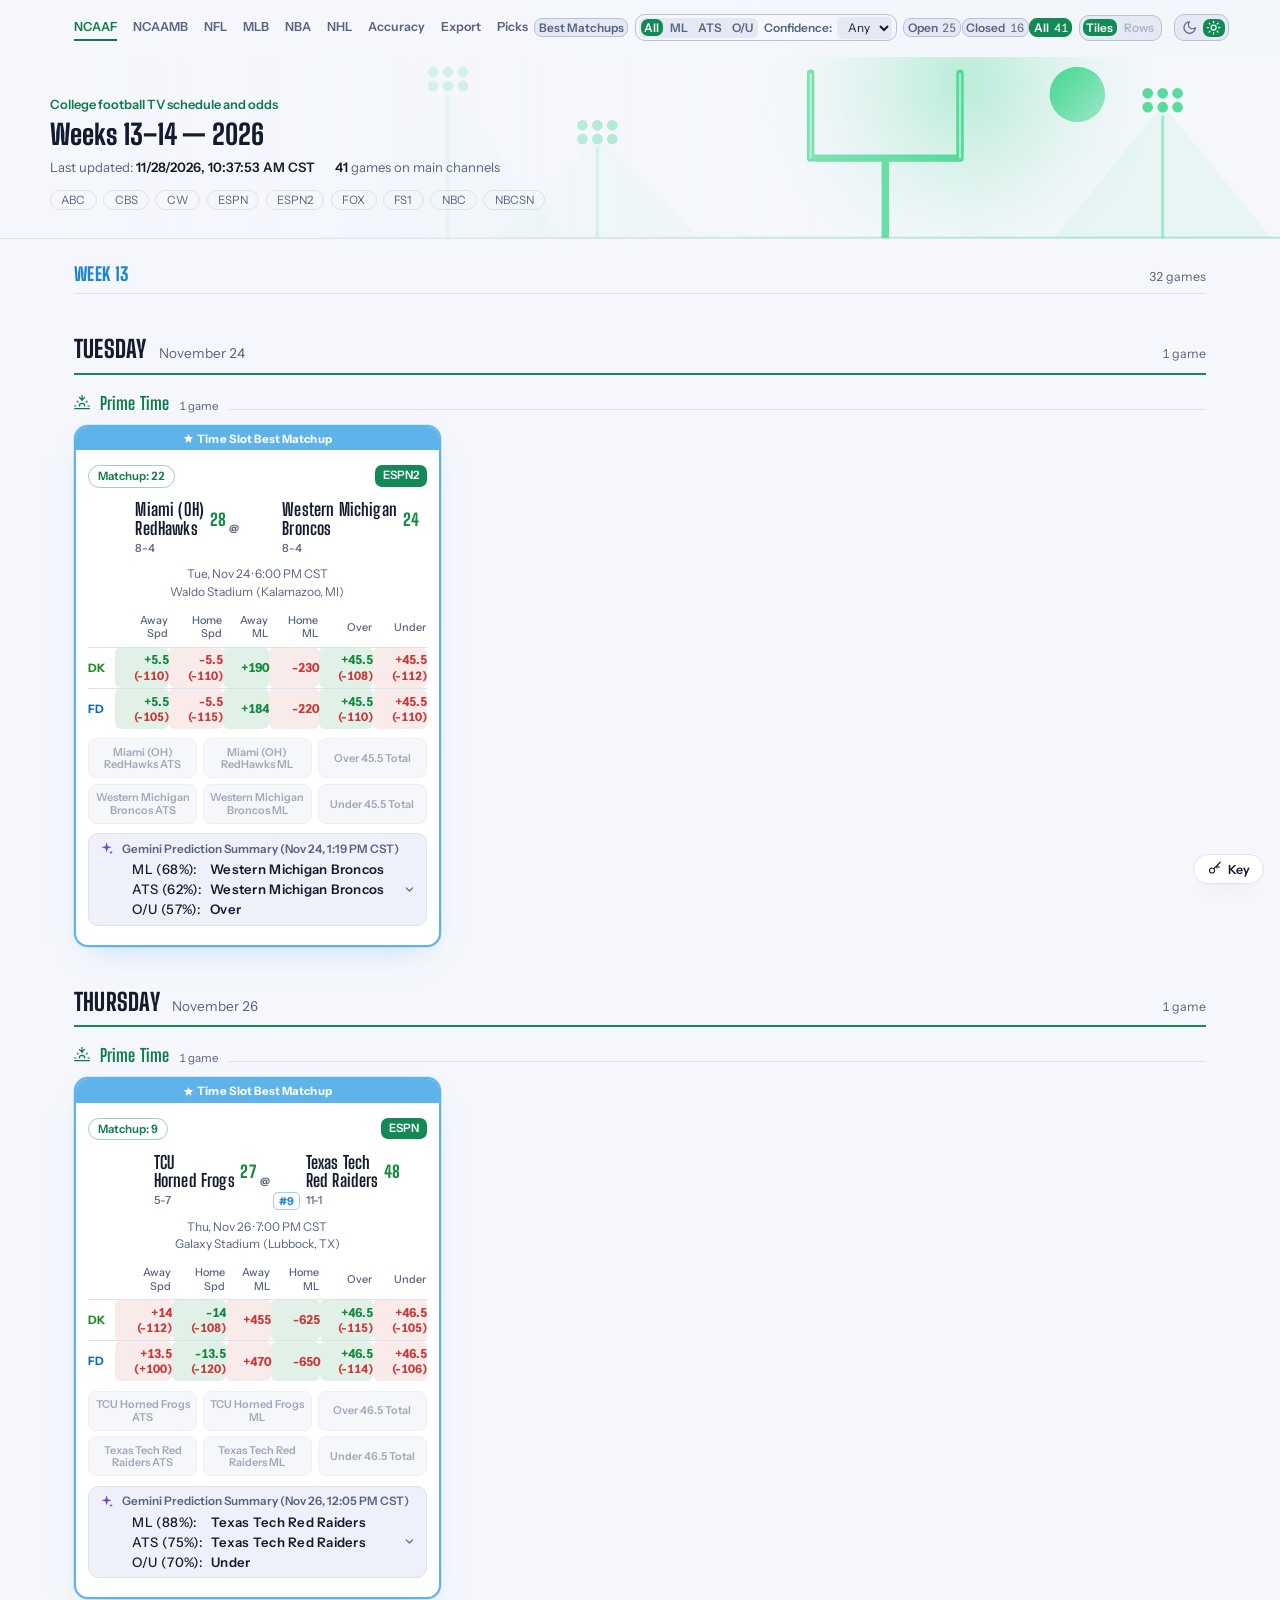
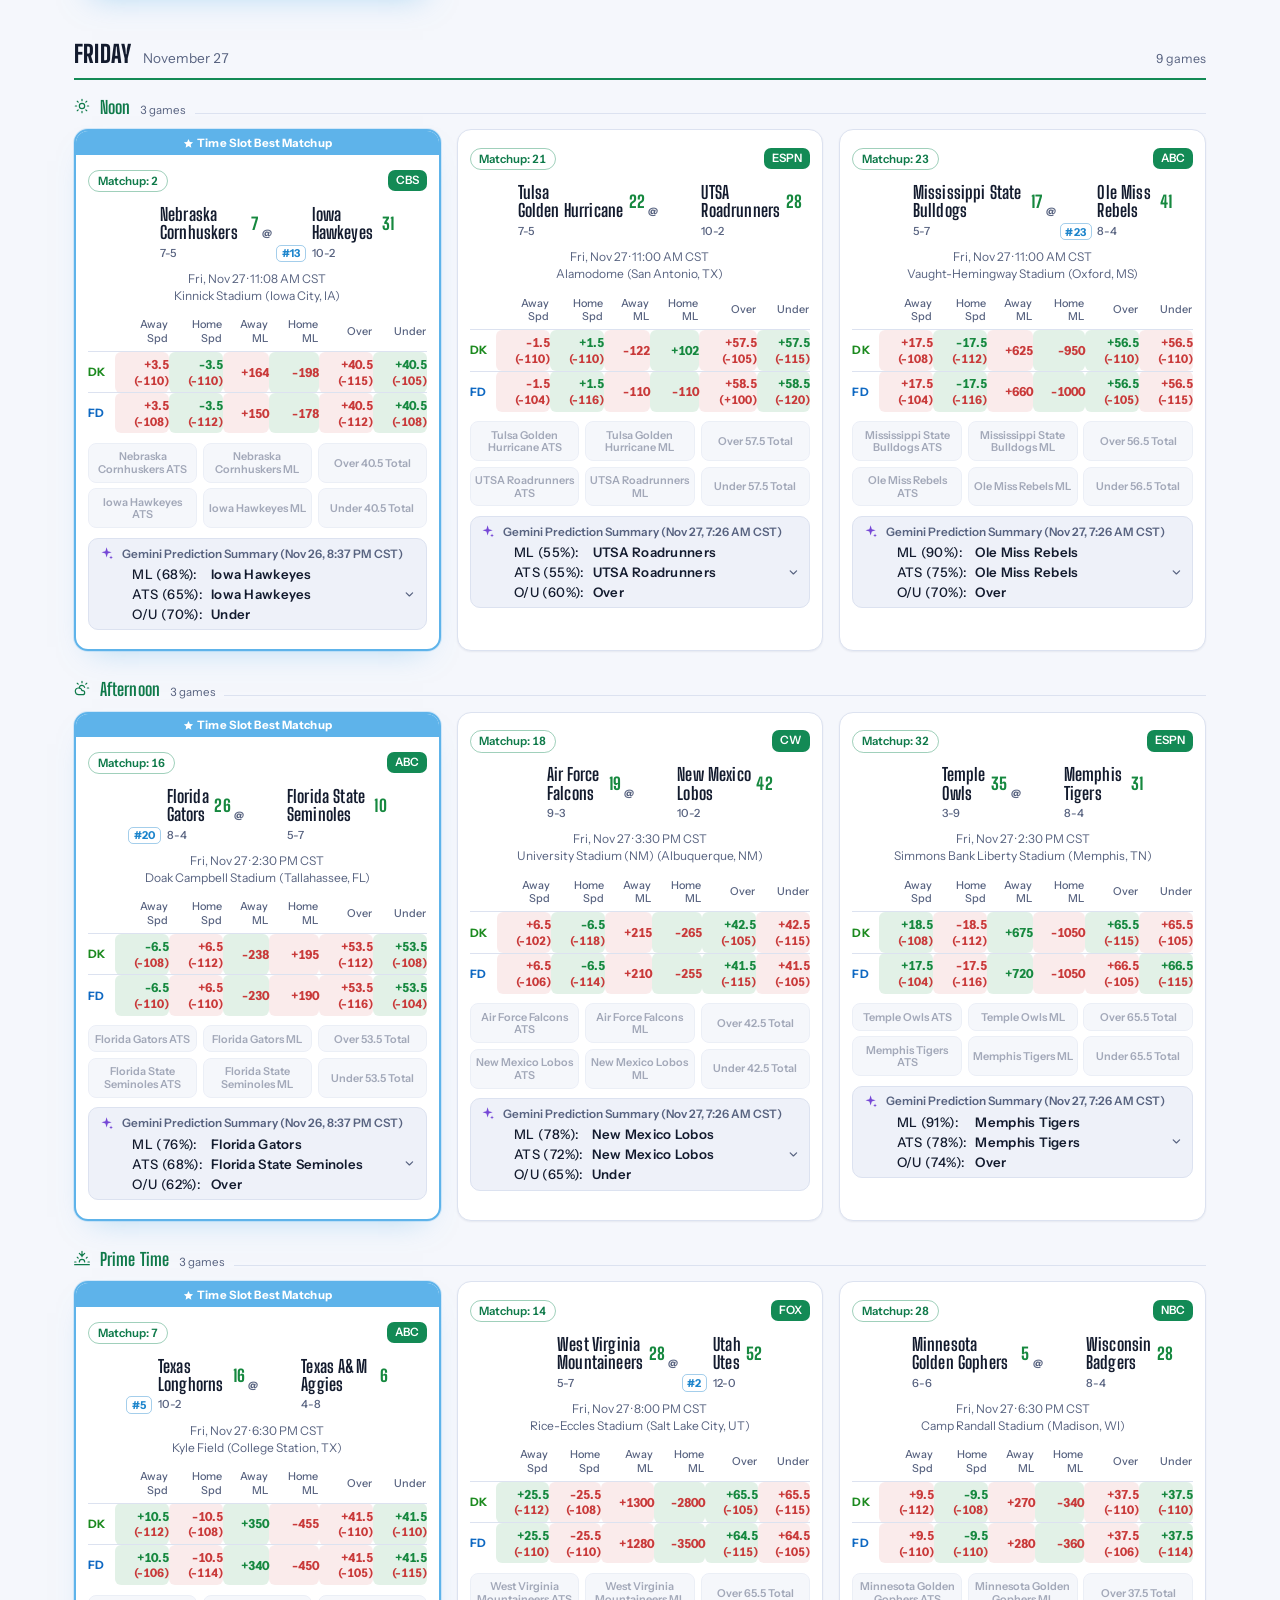
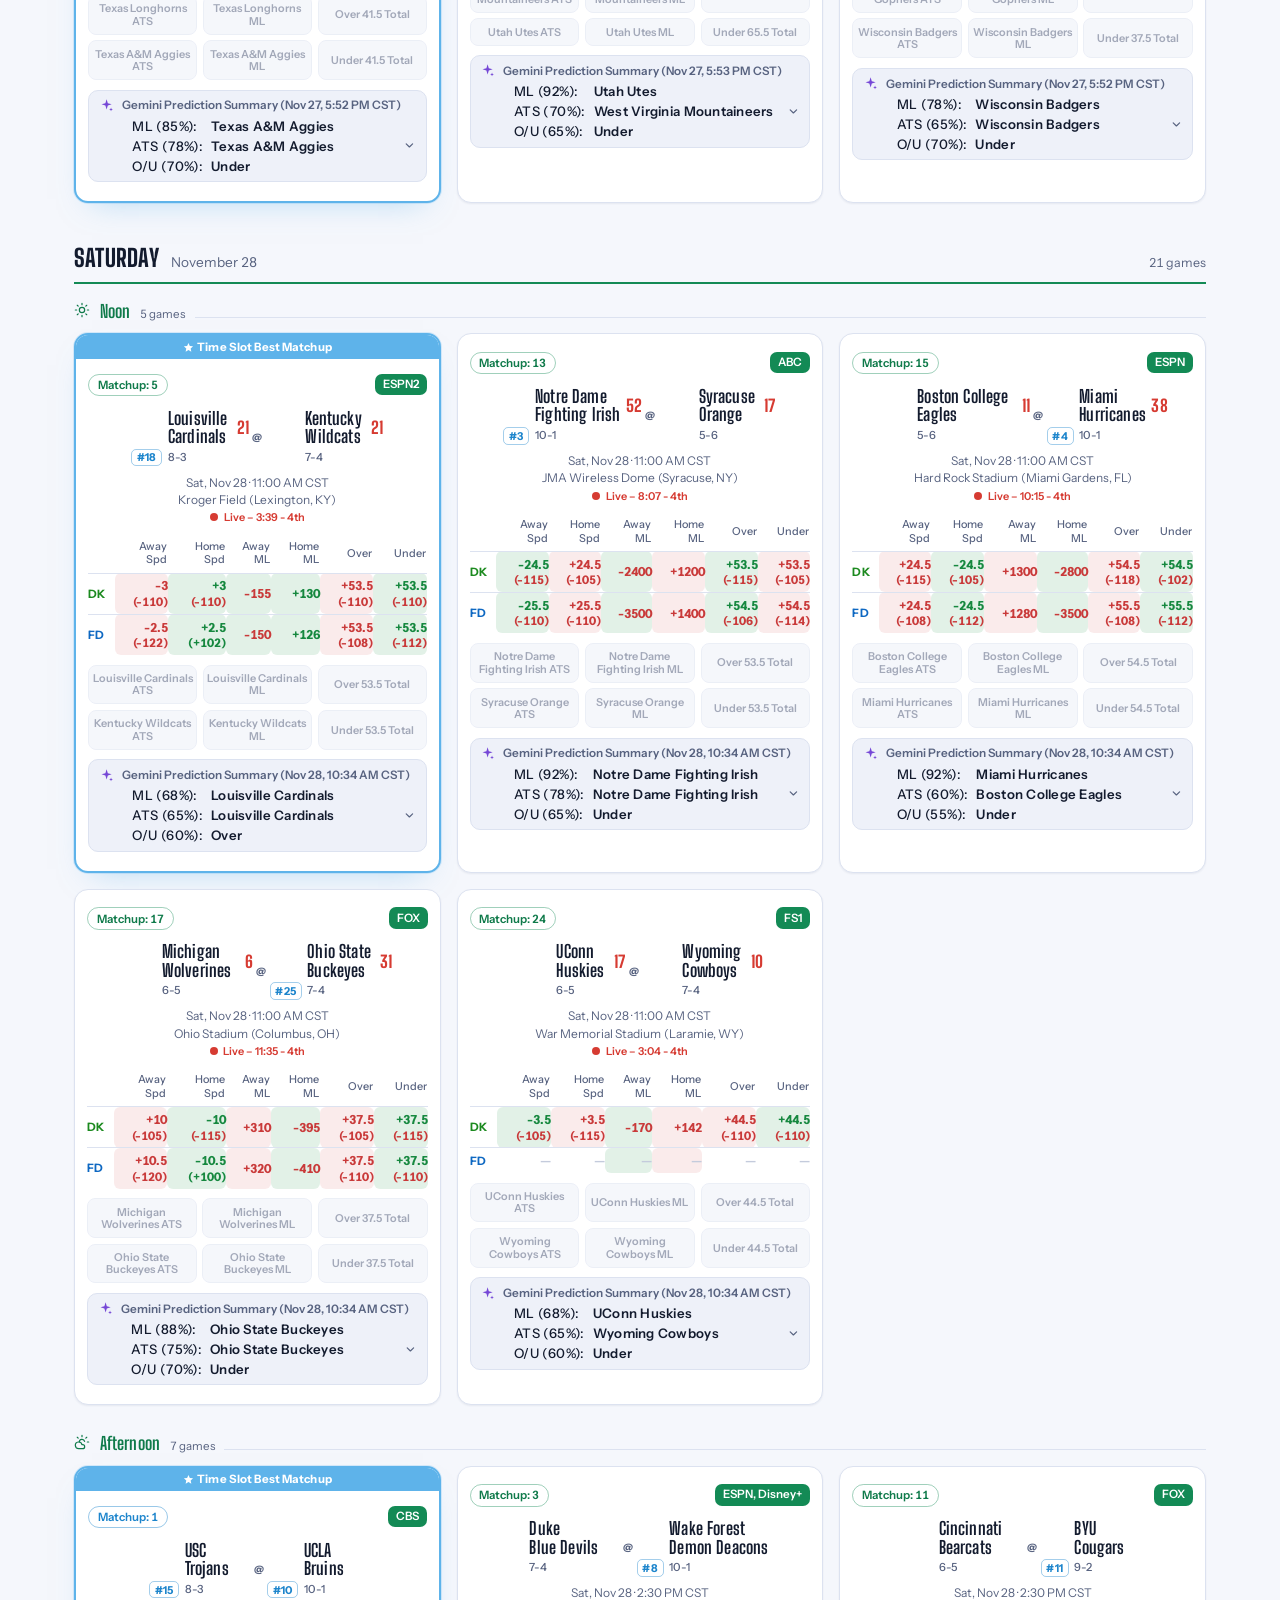
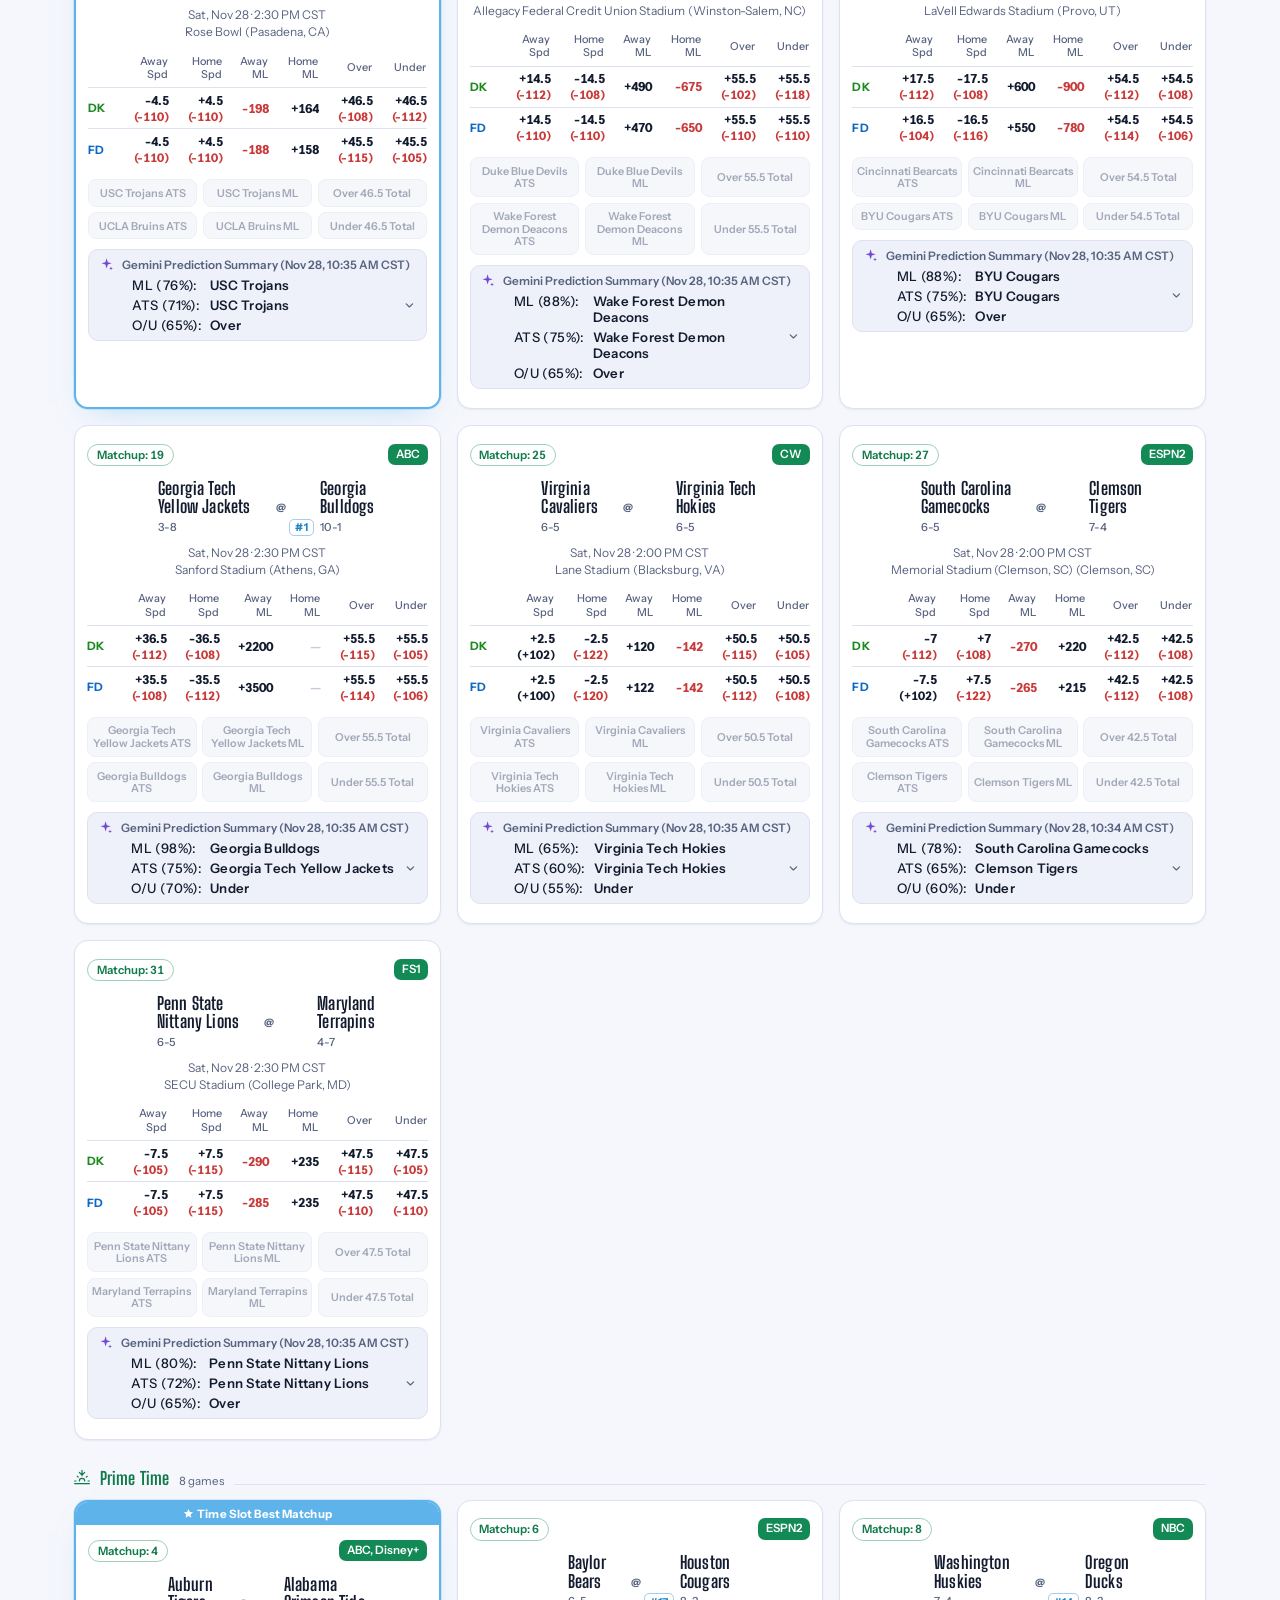
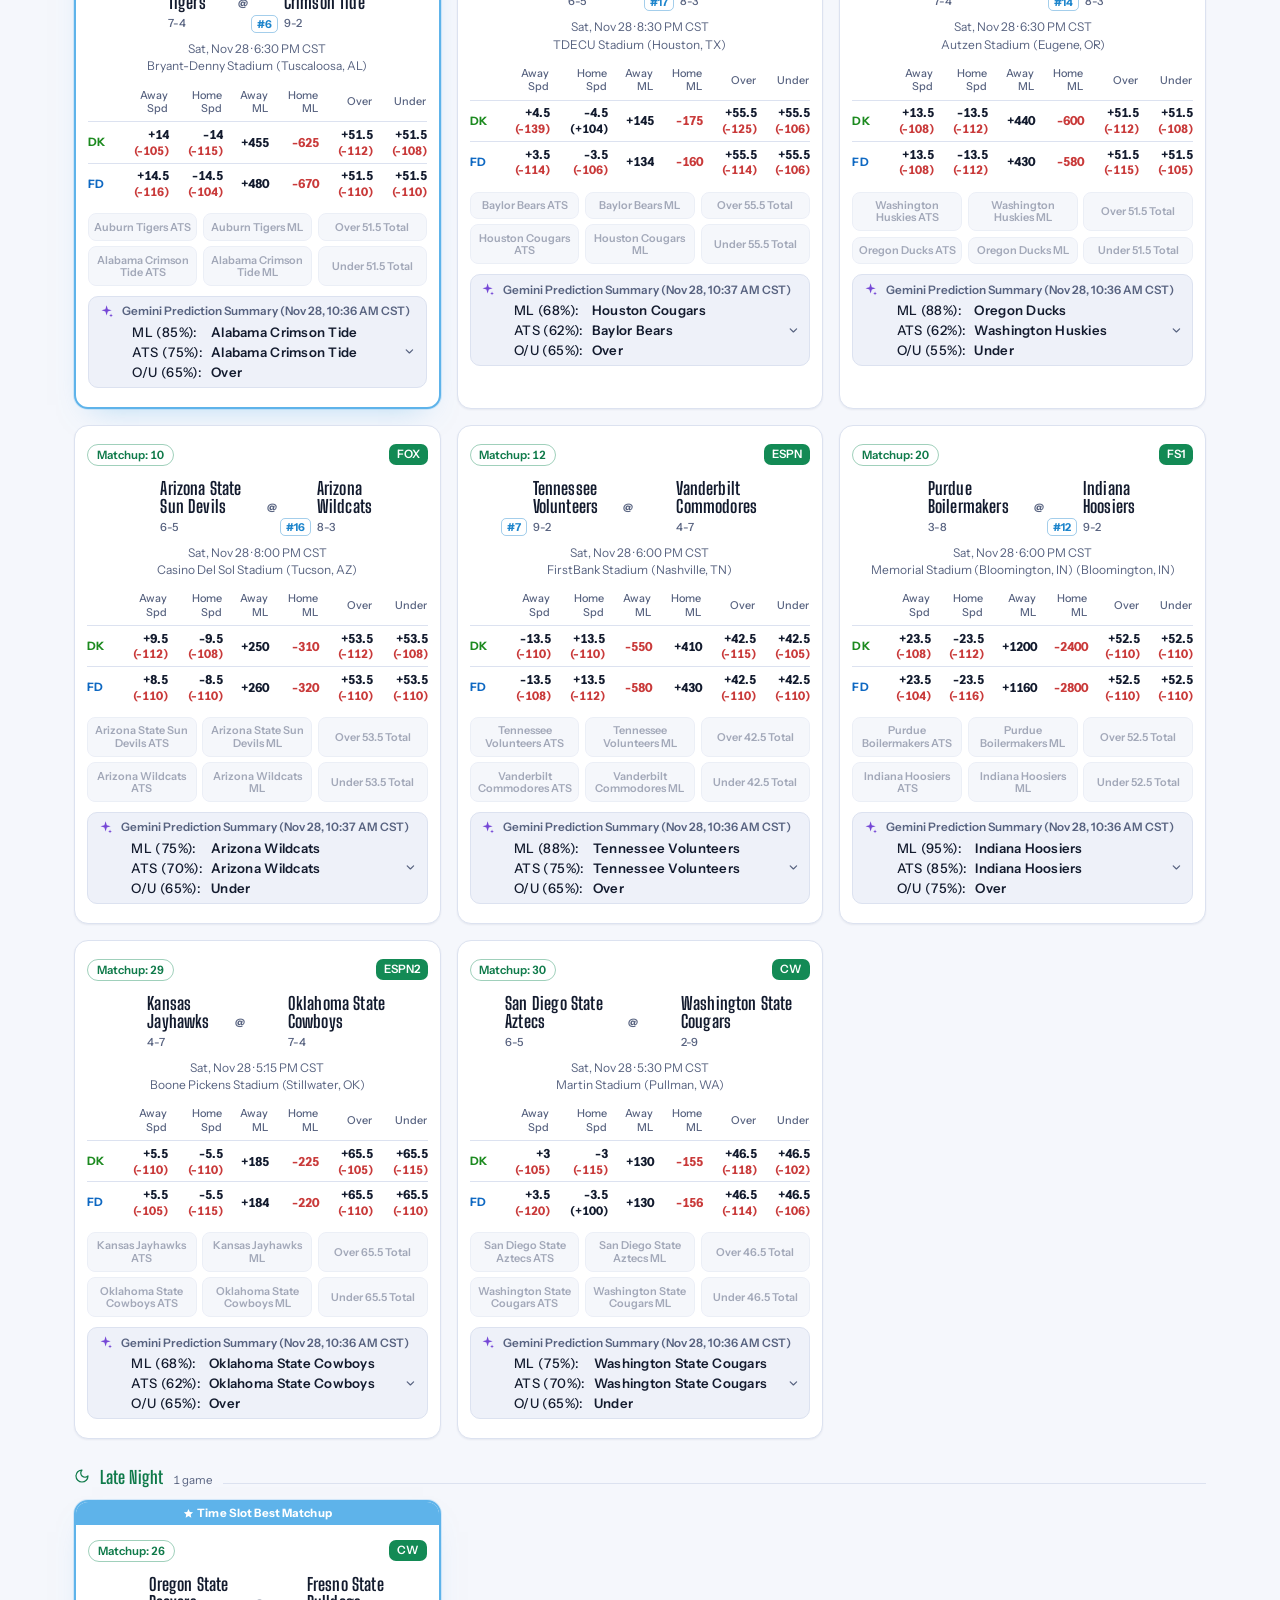
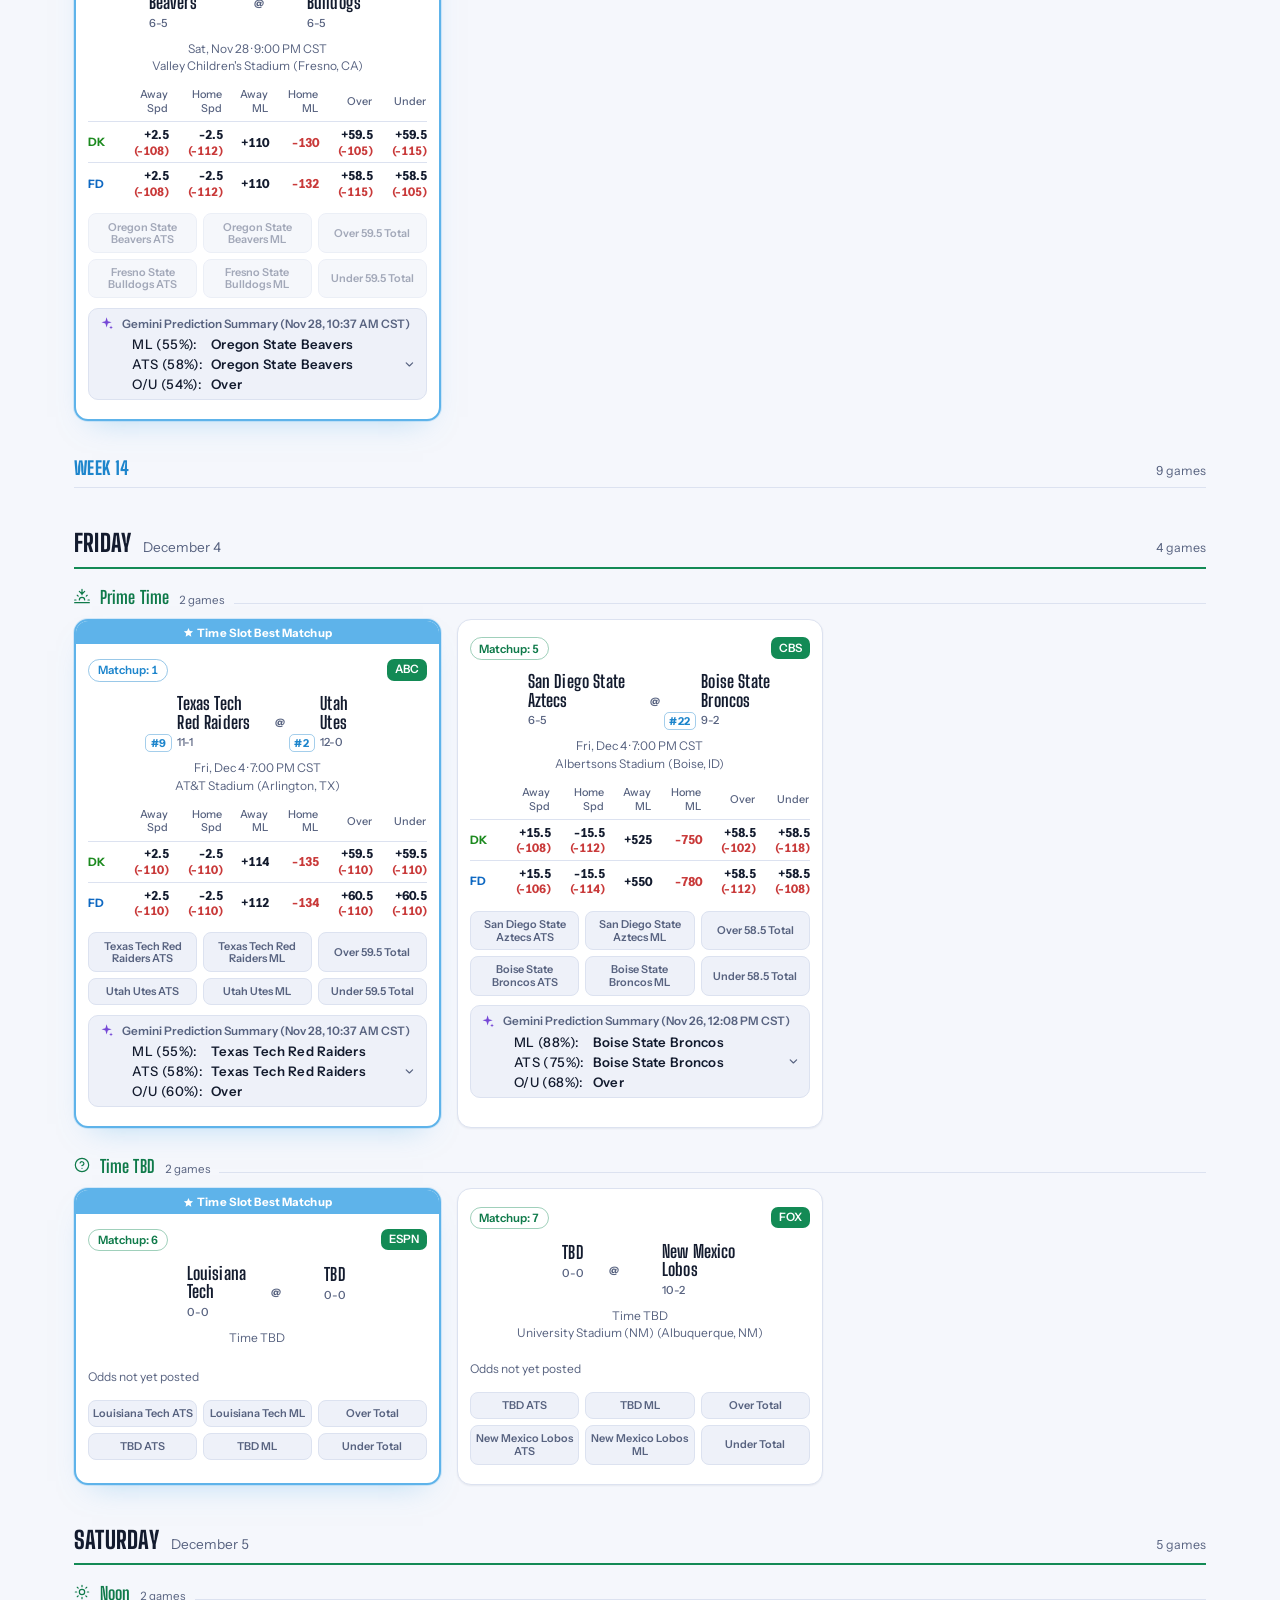
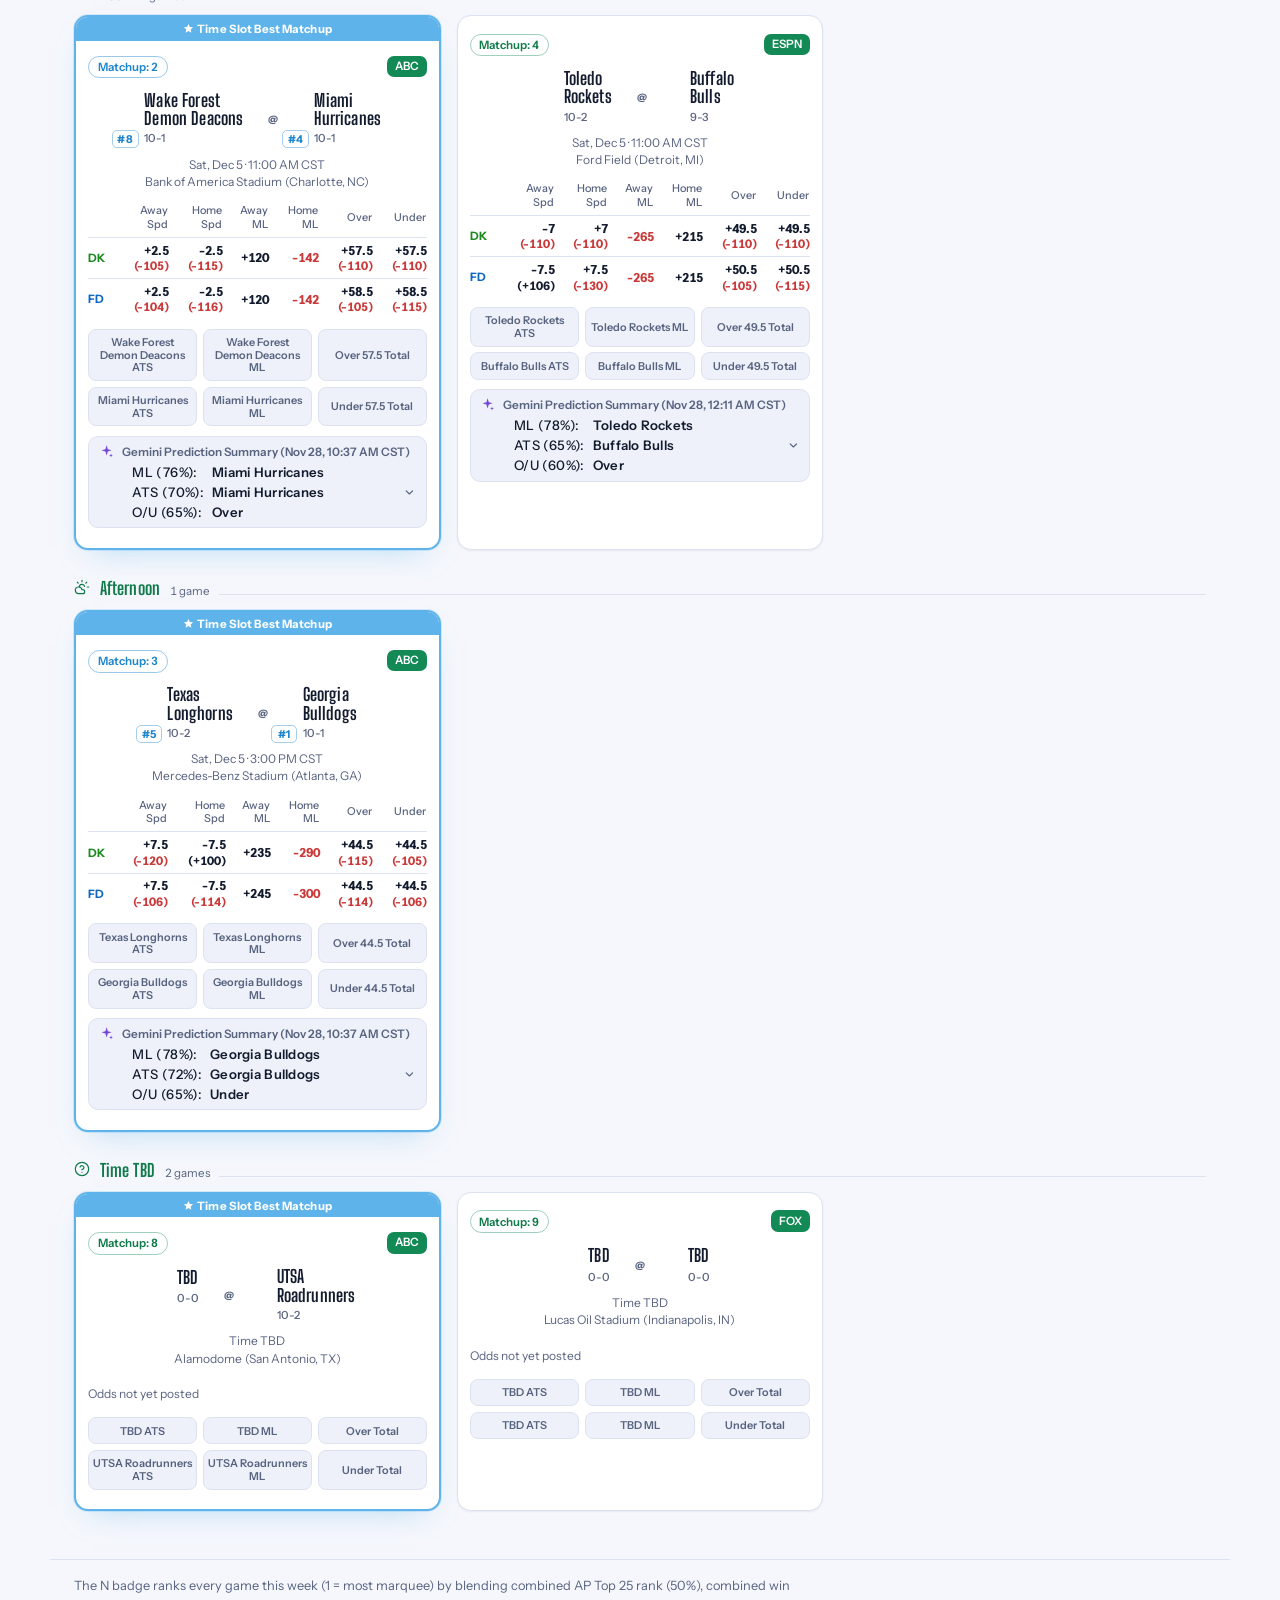
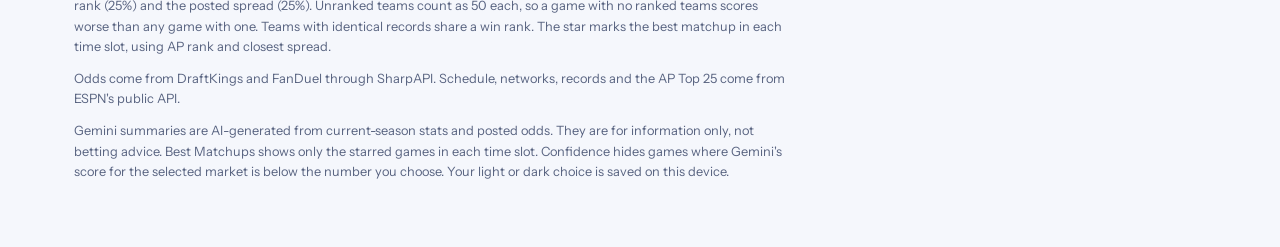
<file: index.html>
<!DOCTYPE html>
<html lang="en">
<head>
<meta charset="UTF-8">
<meta name="viewport" content="width=device-width, initial-scale=1.0">
<title>Sports Dashboard - NCAAF</title>
<link rel="icon" type="image/svg+xml" href="assets/img/favicon-ncaaf.svg">
<link rel="preload" href="assets/fonts/instrument-sans-latin-wght-normal.woff2" as="font" type="font/woff2" crossorigin>
<link rel="preload" href="assets/fonts/big-shoulders-display-latin-wght-normal.woff2" as="font" type="font/woff2" crossorigin>
<style>
  :root{
    --bg: #0a0d10;
    --bg-panel: #12161b;
    --line: #232a31;
    --turf: #2f8f5b;
    --turf-bright: #43c179;
    --chalk: #e8ecef;
    --dim: #8a95a1;
    --gold: #e0a63c;
    --dk-green: #53d337;
    --fd-blue: #1493ff;
    --loss-red: #e2584a;
    --pick-yellow: #ffd60a;
    --bg-panel2: #161b20;
    --bg-panel3: #14101c;
    --pill-bg: #000;
    --card-hover-border: #39424b;
    --empty-cell: #3d454d;
    --strong-text: #ffffff;
    --bg-top-glow: #131a1f;
    --grid-line-color: rgba(255,255,255,0.015);
    --nav-shadow: rgba(0,0,0,0.6);
    --gold-rgb: 224,166,60;
    --pick-yellow-rgb: 255,214,10;
    --purple: #a78bfa;
    --purple-rgb: 167,139,250;
    --purple-deep: #8b5cf6;
    --purple-deep-rgb: 139,92,246;
    --purple-soft: #c4b5fd;
    --toggle-bg: var(--bg-panel);
    --toggle-border: var(--line);
    --toggle-text: var(--dim);
    --on-solid: #000;
  }

  /* Light theme -- same variable names, redefined on body.light-theme so
     every rule below (already written in terms of var(--x)) flips for
     free. Turf (sport accent) is left unchanged on purpose. Yellow accents
     (--gold, --pick-yellow) become baby blue; --gold stays a touch richer
     than --pick-yellow so it reads clearly as plain text on white. The
     Gemini purple accent keeps its hue but goes a shade deeper so it still
     has enough contrast as text on a light background. */
  body.light-theme{
    --bg: #ffffff;
    --bg-panel: #f3f5f7;
    --bg-panel2: #e9edf1;
    --bg-panel3: #f1eefb;
    --line: #d7dde2;
    --chalk: #12161b;
    --dim: #5b6570;
    --gold: #1f9cd8;
    --gold-rgb: 31,156,216;
    --pick-yellow: #5ab4e1;
    --pick-yellow-rgb: 90,180,225;
    --dk-green: #1f8a0e;
    --fd-blue: #0e6fc7;
    --loss-red: #c0392b;
    --pill-bg: #eef1f3;
    --card-hover-border: #b9c2ca;
    --empty-cell: #c7ccd1;
    --strong-text: #12161b;
    --bg-top-glow: #eef4f8;
    --grid-line-color: rgba(10,20,30,0.025);
    --nav-shadow: rgba(20,30,40,0.12);
    --purple: #7c4dd6;
    --purple-rgb: 124,77,214;
    --purple-deep: #6d3fd6;
    --purple-deep-rgb: 109,63,214;
    --purple-soft: #6d3fd6;
    --toggle-bg: #dde2e6;
    --toggle-border: #aab1b8;
    --toggle-text: var(--dim);
    --on-solid: #fff;
  }

  *{box-sizing:border-box;}
  html,body{margin:0;padding:0;}
  body{
    background:
      radial-gradient(ellipse at top, var(--bg-top-glow) 0%, var(--bg) 55%),
      repeating-linear-gradient(90deg, var(--grid-line-color) 0 1px, transparent 1px 64px);
    color:var(--chalk);
    font-family:var(--font-body);
    min-height:100vh;
    padding-bottom:4rem;
  }
  .hero{
    padding:2.5rem 1.5rem 1.75rem;
    border-bottom:1px solid var(--line);
    position:relative;
    overflow:hidden;
  }
  .hero::before{
    content:"";
    position:absolute; inset:0;
    background:linear-gradient(120deg, rgba(47,143,91,0.16), transparent 55%);
    pointer-events:none;
  }
  .hero-inner{max-width:1180px;margin:0 auto;position:relative;}
  .eyebrow{
    font-family:var(--font-display);
    text-transform:uppercase;
    letter-spacing:0.22em;
    font-size:0.72rem;
    color:var(--turf-bright);
    font-weight:600;
  }
  h1{
    font-family:var(--font-display);
    font-weight:700;
    font-size:clamp(0.68rem, 1.7vw, 1.05rem);
    margin:0.35rem 0 0.5rem;
    letter-spacing:-0.01em;
  }
  /* Desktop keeps the clamp() above; mobile gets its own fixed size
     (roughly double what the clamp's mobile-width minimum resolves to)
     since the clamp's vw-based scaling stays pinned at its floor on
     narrow screens. */
  @media (max-width: 760px){
    h1{font-size:1.36rem;}
  }
  .meta-row{
    display:flex; flex-wrap:wrap; gap:1.25rem;
    color:var(--dim); font-size:0.82rem; margin-top:0.5rem;
  }
  .meta-row b{color:var(--chalk); font-weight:600;}
  .channels{
    display:flex; gap:0.4rem; flex-wrap:wrap; margin-top:0.9rem;
  }
  .chan-pill{
    border:1px solid var(--line); border-radius:999px;
    padding:0.15rem 0.65rem; font-size:0.72rem; color:var(--dim);
  }

  main{max-width:1180px;margin:0 auto; padding:0 1.5rem;}

  .day-block{margin-top:2.5rem;}
  .day-heading{
    display:flex; align-items:baseline; gap:0.75rem;
    padding-bottom:0.6rem; margin-bottom:1.1rem;
    border-bottom:2px solid var(--turf);
  }
  .day-heading .weekday{
    font-family:var(--font-display); font-weight:700; font-size:1.5rem;
    text-transform:uppercase; letter-spacing:0.02em;
  }
  .day-heading .date{color:var(--dim); font-size:0.85rem;}
  @media (max-width: 480px){
    .day-heading{gap:0.5rem;}
    .day-heading .weekday{font-size:1.2rem;}
    .day-heading .date{font-size:0.65rem;}
  }
  .day-heading .count{
    margin-left:auto; color:var(--dim); font-size:0.78rem;
  }

  .slot-block{margin-bottom:1.75rem;}
  .slot-block:last-child{margin-bottom:0;}
  .slot-heading{
    display:flex; align-items:baseline; gap:0.6rem;
    margin-bottom:0.7rem;
  }
  .slot-heading .slot-name{
    font-family:var(--font-display); font-weight:600; font-size:0.95rem;
    text-transform:uppercase; letter-spacing:0.08em; color:var(--turf-bright);
  }
  .slot-heading .slot-icon{font-size:0.9rem;}
  .slot-heading::after{
    content:""; flex:1; height:1px; background:var(--line);
  }
  .slot-heading .slot-count{color:var(--dim); font-size:0.72rem;}

  .grid{
    display:grid;
    grid-template-columns:repeat(auto-fill, minmax(340px, 1fr));
    gap:1rem;
  }

  .card{
    background:var(--bg-panel);
    border:1px solid var(--line);
    border-radius:10px;
    padding:1.1rem 1.2rem 1.2rem;
    position:relative;
    transition:border-color .15s ease, transform .15s ease;
  }
  .card:hover{border-color:var(--card-hover-border); transform:translateY(-1px);}
  .card.marquee{border-color:rgba(var(--gold-rgb),0.55); box-shadow:0 0 0 1px rgba(var(--gold-rgb),0.12), 0 8px 24px -12px rgba(var(--gold-rgb),0.25);}
  .card.slot-pick{
    border:2px solid var(--pick-yellow);
    box-shadow:0 0 0 1px rgba(var(--pick-yellow-rgb),0.25), 0 10px 26px -12px rgba(var(--pick-yellow-rgb),0.4);
    padding-top:2.4rem;
  }
  .pick-banner{
    position:absolute; top:0; left:0; right:0;
    background:var(--pick-yellow); color:var(--on-solid);
    font-family:var(--font-display); font-weight:700; font-size:0.7rem;
    text-transform:uppercase; letter-spacing:0.1em; text-align:center;
    padding:0.3rem 0.5rem; border-radius:9px 9px 0 0;
  }
  .odds td.picked{background:rgba(var(--pick-yellow-rgb),0.16); color:var(--pick-yellow); font-weight:700; border-radius:4px;}
  .odds td.hit{background:rgba(62,207,106,0.18); color:var(--win-green); font-weight:700; border-radius:4px;}
  .odds td.miss{background:rgba(226,88,74,0.16); color:var(--loss-red); font-weight:700; border-radius:4px;}
  .odds td.picked.hit,
  .odds td.picked.miss{box-shadow:inset 0 0 0 2px var(--pick-yellow);}
  .pick-toolbar{ }
  .pick-toolbar-payout:empty{display:none;}
  .pick-buttons{display:grid; grid-template-columns:repeat(3,1fr); gap:0.35rem; margin-top:0.6rem;}
  .payout-summary{
    font-family:var(--font-body); font-size:0.7rem; font-weight:700; color:var(--strong-text);
    text-align:center; margin-top:0.25rem;
  }
  .pick-btn{
    font-family:var(--font-body); font-size:0.68rem; font-weight:600;
    color:var(--dim); background:var(--bg-panel2); border:1px solid var(--line);
    border-radius:6px; padding:0.4rem 0.2rem; cursor:pointer;
    text-align:center; line-height:1.15; transition:all 0.12s ease;
  }
  .pick-btn:hover{border-color:var(--pick-yellow); color:var(--chalk);}
  .pick-btn.active{background:var(--pick-yellow); border-color:var(--pick-yellow); color:var(--on-solid);}
  .pick-btn:disabled{opacity:0.55; cursor:not-allowed;}
  .pick-btn:disabled:hover{border-color:var(--line); color:var(--dim);}
  .pick-btn.active:disabled{color:var(--on-solid);}
  .pick-btn.active:disabled:hover{border-color:var(--pick-yellow);}

  .card-top{display:flex; justify-content:space-between; align-items:flex-start; gap:0.75rem;}
  .score-badge{
    font-family:var(--font-display); font-weight:600; font-size:0.68rem;
    text-transform:uppercase; letter-spacing:0.08em; color:var(--turf-bright);
    border:1px solid rgba(var(--turf-rgb),0.35); border-radius:999px;
    padding:0.2rem 0.55rem; white-space:nowrap;
  }
  .marquee .score-badge{color:var(--gold); border-color:rgba(var(--gold-rgb),0.45);}
  .channel-pill{
    font-family:var(--font-display); font-weight:600; font-size:0.7rem;
    background:var(--turf); color:var(--on-solid); border-radius:5px;
    padding:0.2rem 0.5rem; letter-spacing:0.02em;
    /* Capped to roughly the width of the Matchup badge ("Matchup: XX")
       and wraps instead of overflowing, so a long combined national-TV
       string (e.g. multiple networks) doesn't blow out the card width or
       push the score badge off to one side. */
    max-width: 35ch; white-space: normal; overflow-wrap: break-word;
    text-align: left; line-height: 1.3;
  }

  .matchup{
    margin:0.85rem 0 0.6rem;
    display:flex; align-items:center; justify-content:center; flex-wrap:wrap; gap:0.45rem;
    font-family:var(--font-display); font-size:1.05rem; font-weight:600;
    white-space:normal; overflow-x:visible;
  }
  .team{display:inline-flex; align-items:center; gap:0.4rem;}
  .team-name-wrap{display:inline-flex; flex-direction:column; align-items:flex-start; line-height:1.2;}
  .team-name-line{display:inline-flex; align-items:baseline; gap:0.4rem;}
  .team-name{font-size:0.98rem;}
  .team-record{
    /* Oswald (condensed sans) instead of the monospace font used
       elsewhere -- monospace reads noticeably "spread out" at this size
       for a W-L record + pitcher line, condensed reads more compact. */
    font-family:var(--font-display); font-weight:500; font-size:0.68rem;
    letter-spacing:0.01em; color:var(--dim);
  }
  .team-pitcher{
    font-family:var(--font-display); font-weight:500; font-size:0.76rem;
    letter-spacing:0.01em; color:var(--dim); opacity:0.85;
  }
  .rank{
    font-size:0.68rem; color:var(--gold); border:1px solid rgba(var(--gold-rgb),0.4);
    border-radius:4px; padding:0.05rem 0.3rem; min-width:1.6rem; text-align:center;
    flex-shrink:0;
  }
  .at{color:var(--dim); font-size:0.72rem; font-family:var(--font-body); flex-shrink:0;}

  @media (max-width: 480px){
    .matchup{
      font-size:1rem;
    }
    .at{margin:0 0.1rem;}
  }

  .subline{
    color:var(--dim); font-size:0.75rem; display:flex; gap:1rem; flex-wrap:wrap;
    justify-content:center; margin-bottom:0.9rem;
  }

  table.odds{
    width:100%; border-collapse:collapse; font-size:0.78rem;
  }
  table.odds th{
    text-align:right; color:var(--dim); font-weight:500;
    font-size:0.66rem; text-transform:uppercase; letter-spacing:0.05em;
    padding-bottom:0.35rem; line-height:1.25;
  }
  table.odds th:first-child, table.odds td:first-child{text-align:left;}
  table.odds td{
    text-align:right; padding:0.3rem 0; border-top:1px solid var(--line);
  }
  .book{
    font-family:var(--font-display); font-weight:600; font-size:0.72rem;
  }
  .book.dk{color:var(--dk-green);}
  .book.fd{color:var(--fd-blue);}
  .num.neg{color:var(--loss-red);}
  .num-am{display:block; font-size:0.7rem; margin-top:0.1rem;}
  .empty-cell{color:var(--empty-cell);}

  .no-odds{color:var(--dim); font-size:0.75rem; padding:0.4rem 0;}

  .team-score{
    font-family:var(--font-display); font-weight:700;
  }
  .team-score.live{color:var(--live-red);}
  .team-score.final{color:var(--win-green);}
  .score-status-line{
    flex-basis:100%; font-family:var(--font-display); font-size:0.68rem;
    font-weight:600; letter-spacing:0.02em; color:var(--live-red); display:flex;
    align-items:center; gap:0.35rem;
  }
  .live-dot{
    width:0.5rem; height:0.5rem; border-radius:50%; background:var(--live-red);
    display:inline-block; animation:live-pulse 1.4s ease-in-out infinite;
  }
  @keyframes live-pulse{
    0%,100%{opacity:1;} 50%{opacity:0.35;}
  }

  .gemini-toggle{
    width:100%; margin-top:0.6rem;
    display:flex; align-items:center; gap:0.5rem; flex-wrap:wrap; row-gap:0.3rem;
    font-family:var(--font-display); font-weight:600; font-size:0.7rem;
    color:var(--dim); background:var(--bg-panel2); border:1px solid var(--line);
    border-radius:6px; padding:0.45rem 0.6rem; cursor:pointer;
    text-align:left; transition:all 0.12s ease;
  }
  .gemini-toggle:hover{border-color:var(--purple-deep); color:var(--chalk);}
  .gemini-toggle.open{border-color:var(--purple-deep); color:var(--purple-soft); background:rgba(var(--purple-deep-rgb),0.1);}
  .gemini-toggle-icon{font-size:0.85rem; flex-shrink:0;}
  .gemini-toggle-main{
    display:flex; align-items:center; gap:0.5rem; flex-wrap:wrap;
    flex:1; min-width:0;
  }
  /* Tile view: each pick (ML/ATS/O-U) is a row in a 3-column grid --
     column 1 (20%) is a blank spacer (just indents the whole block a
     bit), column 2 (20%) is the right-aligned "ML (92%):" label (so
     every row's colon lines up on the same right edge), column 3 (60%)
     is the left-aligned team/pick value. .gemini-toggle-winner/-ats/-ou
     go display:contents so their own children (spacer/label/team) become
     direct grid items instead of nesting a level deeper -- that's what
     lets all three rows share the same 3 grid columns. Row view
     overrides all of this back to the original single-line-per-card
     layout below (no room to spare for a 3-column grid there).
  */
  .gemini-toggle-winner,
  .gemini-toggle-ats,
  .gemini-toggle-ou{
    display:contents;
  }
  .gemini-pick-spacer{ }
  .gemini-pick-label{
    color:var(--chalk); font-weight:500; font-size:.75rem; letter-spacing:0.03em;
    text-align:right; white-space:nowrap;
  }
  .gemini-pick-team{
    color:var(--chalk); font-weight:600; font-size:.75rem; letter-spacing:0.02em;
    text-align:left;
  }
  .gemini-toggle-trailing{
    display:flex; align-items:center; gap:0.4rem; margin-left:auto; flex-shrink:0;
  }
  /* Tiles view: always drop the Pick/ATS summary to its own line under the
     "Gemini Prediction Summary" label instead of only wrapping when it
     doesn't fit on the first line. Row view lays this button out
     differently (see body.row-view rules below), so this is scoped off. */
  body:not(.row-view) .gemini-toggle-trailing{
    flex-basis:100%; margin-left:0; justify-content:space-between;
  }
  .gemini-conf{color:var(--purple); font-family:var(--font-body); font-weight:700; text-transform:none;}
  .gemini-caret{font-size:0.6rem; transition:transform .12s ease; color:inherit;}
  .gemini-toggle.open .gemini-caret{transform:rotate(180deg);}
  .gemini-panel{
    margin-top:0.5rem; padding:0.7rem 0.8rem;
    background:var(--bg-panel3); border:1px solid rgba(var(--purple-deep-rgb),0.3); border-radius:8px;
  }
  .gemini-panel-row{
    display:flex; justify-content:space-between; gap:0.75rem;
    font-size:0.75rem; padding:0.15rem 0; color:var(--dim);
  }
  .gemini-panel-row .gemini-value{color:var(--chalk); font-weight:600; text-align:right;}
  .gemini-analysis{
    margin:0.55rem 0 0; color:var(--chalk); font-size:0.78rem; line-height:1.55;
  }
  .gemini-picks-summary {
    display: grid;
    grid-template-columns: 20% 20% 60%;
    row-gap: 0.25rem;
    column-gap: 0.4rem;
    flex: 1;
  }
  body.row-view .gemini-picks-summary{
    display: flex;
    flex-direction: row;
    align-items: center;
    gap: 20px;
    flex-wrap: wrap;
  }
  body.row-view .gemini-toggle-winner,
  body.row-view .gemini-toggle-ats,
  body.row-view .gemini-toggle-ou{
    display:flex; flex-direction:row; align-items:baseline; gap:0.3em; line-height:1.25;
    text-transform:none; letter-spacing:normal; white-space:nowrap;
  }
  body.row-view .gemini-pick-spacer{display:none;}
  body.row-view .gemini-pick-label{text-align:left;}
  body.row-view .gemini-toggle,
  body.row-view .gemini-panel{grid-column:1 / -1;}
  body.row-view .gemini-toggle{grid-row:3;}
  body.row-view .gemini-panel{grid-row:4;}

  footer{
    max-width:1180px; margin:3rem auto 0; padding:0 1.5rem;
    color:var(--toggle-text); font-size:0.75rem; border-top:1px solid var(--line); padding-top:1rem;
  }
  .status{max-width:1180px;margin:2rem auto;padding:0 1.5rem;color:var(--dim);}

  .nav-bar{
    position:sticky; top:0; z-index:100;
    background:var(--bg);
    border-bottom:1px solid transparent;
    transition:border-color .15s ease, box-shadow .15s ease;
  }
  .nav-bar.stuck{
    border-bottom-color:var(--line);
    box-shadow:0 8px 20px -12px var(--nav-shadow);
  }
  .site-nav{
    max-width:1180px; margin:0 auto; padding:0.9rem 1.5rem;
    display:flex; flex-wrap:wrap; gap:.5em; align-items:center;
    position:relative;
  }
  .hamburger-btn{
    display:none; order:1;
    background:transparent; border:1px solid var(--line); border-radius:6px;
    color:var(--chalk); font-size:1.1rem; line-height:1;
    padding:0.32rem 0.55rem; cursor:pointer;
  }
  .nav-links{display:flex; gap:1.25rem; align-items:center; order:1;}
  .site-nav a{
    font-family:var(--font-display); font-weight:600; font-size:0.68rem;
    text-transform:uppercase; letter-spacing:0.04em;
    color:var(--dim); text-decoration:none;
    padding:0.3rem 0; border-bottom:2px solid transparent;
  }
  .site-nav a:hover{color:var(--chalk);}
  .site-nav a.active{color:var(--turf-bright); border-bottom-color:var(--turf-bright);}
  .status-pills{display:flex; gap:0.1rem; align-items:center; order:3;}
  .status-pill{
    display:flex; align-items:center; gap:0.3rem;
    font-family:var(--font-display); font-weight:600; font-size:0.68rem;
    text-transform:uppercase; letter-spacing:0.03em;
    color:var(--toggle-text); background:var(--toggle-bg); border:1px solid var(--toggle-border); border-radius:6px;
    padding:0.1rem 0.22rem; cursor:pointer; transition:all 0.12s ease;
  }
  .status-pill:hover{color:var(--chalk);}
  .status-pill.active{background:var(--turf); color:var(--on-solid); border-color:var(--turf);}
  .pill-count{font-family:var(--font-body); font-weight:500; opacity:0.85;}
  .view-toggle{
    display:flex; gap:0.25rem; background:var(--toggle-bg);
    border:1px solid var(--toggle-border); border-radius:8px; padding:0.2rem;
    order:4; margin-left:auto;
  }
  .view-toggle .view-btn{
    font-family:var(--font-display); font-weight:600; font-size:0.68rem;
    text-transform:uppercase; letter-spacing:0.04em;
    color:var(--toggle-text); background:transparent; border:none; border-radius:6px;
    padding:0.1rem 0.22rem; cursor:pointer; transition:all 0.12s ease;
  }
  .view-toggle .view-btn:hover{color:var(--chalk);}
  .view-toggle .view-btn.active{background:var(--turf); color:var(--on-solid);}
  .theme-toggle{
    display:flex; gap:0.15rem; background:var(--toggle-bg);
    border:1px solid var(--toggle-border); border-radius:8px; padding:0.2rem;
    order:5; margin-left:0.35rem;
  }
  .theme-toggle .theme-btn{
    font-family:var(--font-display); font-weight:600; font-size:0.68rem;
    display:flex; align-items:center; justify-content:center;
    background:transparent; border:none; border-radius:6px;
    padding:0.1rem 0.22rem; cursor:pointer; transition:all 0.12s ease;
  }
  .theme-toggle .theme-btn[data-theme="dark"]{color:#9aa4ad;}
  .theme-toggle .theme-btn[data-theme="light"]{color:#f5a524;}
  .theme-toggle .theme-btn.active{background:var(--turf,var(--gold));}

  /* Filter options now live inline in the nav bar itself (same sticky
     element, same background) instead of a separate bar underneath --
     order:2 puts them between the menu links and the status pills on
     desktop; the mobile media query below reorders them onto their own
     second line. */
  .filter-bar-inner{
    display:flex; flex-wrap:wrap; gap:0.6rem; align-items:center;
    justify-content:center;
    flex:1 1 auto; order:2;
  }
  .filter-pill{
    font-family:var(--font-display); font-weight:600; font-size:0.68rem;
    text-transform:uppercase; letter-spacing:0.04em;
    color:var(--toggle-text); background:var(--toggle-bg); border:1px solid var(--toggle-border); border-radius:6px;
    padding:0.1rem 0.22rem; cursor:pointer; transition:all 0.12s ease;
  }
  .filter-pill:hover{color:var(--chalk);}
  .filter-pill.active{background:var(--turf); color:var(--on-solid); border-color:var(--turf);}

  .filter-conf-group{
    display:flex; align-items:center; gap:0.5rem;
    border:1px solid var(--toggle-border); border-radius:8px;
    padding:0.1rem 0.22rem;
  }
  .conf-type-toggle{
    display:flex; gap:0.2rem; background:var(--toggle-bg); border-radius:6px; padding:0.1rem;
  }
  .conf-type-btn{
    font-family:var(--font-display); font-weight:600; font-size:0.68rem;
    text-transform:uppercase; letter-spacing:0.03em;
    color:var(--toggle-text); background:transparent; border:none; border-radius:5px;
    padding:0.1rem 0.22rem; cursor:pointer; transition:all 0.12s ease;
  }
  .conf-type-btn:hover{color:var(--chalk);}
  .conf-type-btn.active{background:var(--turf); color:var(--on-solid);}
  .filter-conf{display:flex; align-items:center; gap:0.35rem;}
  .filter-conf label{
    font-family:var(--font-display); font-weight:600; font-size:0.68rem;
    text-transform:uppercase; letter-spacing:0.03em; color:var(--toggle-text);
  }
  .filter-conf select{
    background:var(--toggle-bg); color:var(--chalk); border:none;
    border-radius:5px; padding:0.18rem 0.4rem; font-family:var(--font-body);
    font-size:0.68rem; cursor:pointer;
  }

  /* Below this width the links + filters + toggle can't fit on one line --
     drop the filters to their own full-width second line inside the same
     sticky nav bar (order swap so links/toggle stay on line 1). */
  /* Below this width the links + filters + pills + toggle can't fit on one
     line. Hamburger replaces the inline nav links (which become a
     dropdown), and Best-Slot-Matchups/Confidence drop to their own full-
     width second line, while Hamburger/Open/Closed/All/Tiles/Rows stay
     together on line 1. */
  @media (max-width: 760px){
    .hamburger-btn{display:flex; align-items:center; justify-content:center;}
    .nav-links{
      display:none; position:absolute; top:100%; left:0; right:0;
      flex-direction:column; align-items:flex-start; gap:0.6rem;
      background:var(--bg-panel); border:1px solid var(--line); border-top:none;
      padding:0.85rem 1.5rem; z-index:150;
    }
    .nav-links.open{display:flex;}
    .status-pills{order:2;}
    .view-toggle{order:3; margin-left:0;}
    .theme-toggle{order:4; margin-left:0.3rem;}
    .filter-bar-inner{order:5; flex:1 1 100%; justify-content:flex-start;}
  }

  /* Line 1 (hamburger / Open-Closed-All / Tiles-Rows / theme toggle) must
     never wrap onto two lines -- shrink its own text/padding instead as
     the screen narrows, rather than letting the theme toggle spill onto
     its own row. */
  @media (max-width: 480px){
    .site-nav{padding-left:1rem; padding-right:1rem; gap:.35rem;}
    .hamburger-btn{padding:0.24rem 0.4rem; font-size:1rem;}
    .status-pill{font-size:0.76rem; padding:0.1rem 0.2rem; gap:0.2rem;}
    .view-toggle{padding:0.17rem; gap:0.17rem;}
    .view-toggle .view-btn{font-size:0.76rem; padding:0.1rem 0.22rem;}
    .theme-toggle{padding:0.17rem; margin-left:0.22rem;}
    .theme-toggle .theme-btn{width:1.28rem; height:1.28rem; font-size:0.7rem;}
    .filter-pill{font-size:0.76rem; padding:0.1rem 0.2rem;}
    .conf-type-btn{font-size:0.76rem; padding:0.1rem 0.2rem;}
    .filter-conf label{font-size:0.76rem;}
    .filter-conf select{font-size:0.76rem; padding:0.16rem 0.34rem;}
  }
  @media (max-width: 380px){
    .site-nav{gap:.25rem;}
    .status-pill{font-size:0.7rem; padding:0.08rem 0.17rem;}
    .view-toggle .view-btn{font-size:0.7rem; padding:0.08rem 0.18rem;}
    .theme-toggle .theme-btn{width:1.12rem; height:1.12rem; font-size:0.62rem;}
    .filter-pill{font-size:0.7rem; padding:0.08rem 0.17rem;}
    .conf-type-btn{font-size:0.7rem; padding:0.08rem 0.17rem;}
    .filter-conf label{font-size:0.7rem;}
    .filter-conf select{font-size:0.7rem; padding:0.13rem 0.28rem;}
  }


  .week-block{margin-top:2.25rem;}
  .week-block:first-child{margin-top:1.5rem;}
  .week-heading{
    display:flex; align-items:baseline; gap:0.75rem;
    padding-bottom:0.5rem; margin-bottom:0.25rem;
    border-bottom:1px dashed var(--line);
  }
  .week-heading .week-name{
    font-family:var(--font-display); font-weight:700; font-size:1.15rem;
    text-transform:uppercase; letter-spacing:0.05em; color:var(--gold);
  }
  .week-heading .week-count{margin-left:auto; color:var(--dim); font-size:0.78rem;}
  .week-empty{color:var(--dim); font-size:0.85rem; padding:0.5rem 0 1.5rem;}

  /* Rows view: same card markup, laid out as a column-aligned table instead of
     tiles. Every row is a CSS grid using the same fixed column tracks (Rank /
     TV / Team / Odds / Buttons), so all rows line up with each other going
     down the page no matter which day or time slot they're in. The row list
     is inset from the page edges rather than running edge-to-edge. */
  body.row-view .site-nav,
  body.row-view .hero-inner,
  body.row-view footer,
  body.row-view .status{
    max-width:1760px;
  }
  body.row-view main{
    max-width:1480px;
    padding:0 3.25rem;
  }
  body.row-view .grid{
    display:flex; flex-direction:column; gap:0.85rem;
    margin:0 1.75rem;
  }
  body.row-view .card{
    display:grid;
    grid-template-columns:auto auto minmax(180px,1fr) 300px 205px;
    grid-template-rows:auto auto;
    align-items:center;
    column-gap:0.15rem;
    padding:0.35rem 0.7rem;
    position:relative;
  }
  body.row-view .card.slot-pick{padding-top:1rem;}
  body.row-view .pick-banner{
    position:absolute; top:-0.35rem; left:0.9rem;
    width:188px;
    display:flex; flex-direction:column; align-items:center; justify-content:center;
    gap:0.05rem; line-height:1.15; text-align:center;
    border-radius:6px; padding:0.3rem 0.4rem; margin:0; white-space:normal;
    font-size:0.58rem; z-index:2;
  }
  body.row-view .card-top{display:contents;}
  body.row-view .card-top .score-badge{
    grid-column:1; grid-row:1 / 3; justify-self:start; align-self:center;
    margin-right:0.45rem;
  }
  body.row-view .card-top .channel-pill{
    grid-column:2; grid-row:1 / 3; justify-self:start; align-self:center;
    margin-right:0.4rem;
  }
  body.row-view .matchup{
    grid-column:3; grid-row:1;
    margin:0; overflow-x:visible; white-space:normal; flex-wrap:wrap;
  }
  body.row-view .subline{
    grid-column:3; grid-row:2;
    margin:0; flex-direction:row; gap:0.6rem;
  }
  body.row-view table.odds,
  body.row-view .no-odds{
    grid-column:4; grid-row:1 / 3;
    width:100%;
  }
  body.row-view table.odds{table-layout:fixed; font-size:0.7rem;}
  body.row-view table.odds th{font-size:0.6rem; padding-bottom:0.2rem; line-height:1.15;}
  body.row-view table.odds td{padding:0.18rem 0;}
  body.row-view .book{font-size:0.64rem;}
  body.row-view table.odds th:first-child,
  body.row-view table.odds td:first-child{width:20px;}
  body.row-view .no-odds{font-size:0.68rem;}
  body.row-view .pick-toolbar{
    grid-column:5; grid-row:1 / 3;
    margin:0; width:100%; align-self:start;
    display:flex; flex-direction:column; height:100%;
  }
  body.row-view .pick-toolbar-payout{
    display:flex; flex-direction:column; justify-content:center; gap:0.05rem;
    min-height:1.65rem; padding:0 0.1rem;
  }
  body.row-view .pick-toolbar-payout .payout-summary{
    margin-top:0; font-size:0.58rem; text-align:left; white-space:nowrap;
    overflow:hidden; text-overflow:ellipsis;
  }
  body.row-view .pick-buttons{
    display:grid; grid-template-columns:repeat(3,1fr); gap:0.22rem;
    margin-top:0; flex:1;
  }
  body.row-view .pick-btn{min-width:0; font-size:0.62rem; padding:0.32rem 0.2rem; overflow-wrap:break-word;}
  /* Below this width there isn't enough room for a true single-line row even
     with the wider container, so let each row scroll horizontally instead
     of wrapping onto a second line. */
  @media (max-width: 1400px){
    body.row-view .grid{overflow-x:visible;}
    body.row-view .card{overflow-x:auto; scrollbar-width:none; -ms-overflow-style:none;}
    body.row-view .card::-webkit-scrollbar{display:none;}
  }
  @media (max-width: 900px){
    body.row-view main{padding:0 1.5rem;}
    body.row-view .grid{margin:0;}
    body.row-view .card{
      display:flex; flex-direction:column; align-items:stretch; overflow-x:visible;
    }
    body.row-view .card-top{display:flex; justify-content:space-between; align-items:center; width:auto;}
    body.row-view .card-top .score-badge,
    body.row-view .card-top .channel-pill{grid-column:auto; grid-row:auto;}
    body.row-view .matchup,
    body.row-view .subline,
    body.row-view table.odds,
    body.row-view .no-odds,
    body.row-view .pick-toolbar{width:auto; grid-column:auto; grid-row:auto;}
  }
</style>
<link rel="stylesheet" href="assets/theme.css">
</head>
<body data-sport="ncaaf">

<div class="nav-bar">
<nav class="site-nav">
  <button type="button" class="hamburger-btn" id="hamburgerBtn" aria-label="Menu" aria-expanded="false"><svg viewBox="0 0 24 24" aria-hidden="true"><path d="M4 7h16M4 12h16M4 17h16"/></svg></button>
  <div class="nav-links" id="navLinks">
    <a href="index.html" class="active">NCAAF</a>
    <a href="ncaamb.html">NCAAMB</a>
    <a href="nfl.html">NFL</a>
    <a href="mlb.html">MLB</a>
    <a href="nba.html">NBA</a>
    <a href="nhl.html">NHL</a>
    <a href="accuracy.html">Accuracy</a>
    <a href="export.html">Export</a>
    <a href="picks.html">Picks</a>
  </div>
  <div class="filter-bar-inner">
    <button type="button" class="filter-pill" id="bestMatchupOnly">Best Matchups</button>
    <div class="filter-conf-group">
      <div class="conf-type-toggle">
        <button type="button" class="conf-type-btn" data-conftype="both">All</button>
        <button type="button" class="conf-type-btn" data-conftype="ml">ML</button>
        <button type="button" class="conf-type-btn" data-conftype="ats">ATS</button>
        <button type="button" class="conf-type-btn" data-conftype="ou">O/U</button>
      </div>
      <div class="filter-conf">
        <label for="minConfSelect">Confidence:</label>
        <select id="minConfSelect">
          <option value="0">Any</option>
          <option value="5">5+</option>
          <option value="10">10+</option>
          <option value="15">15+</option>
          <option value="20">20+</option>
          <option value="25">25+</option>
          <option value="30">30+</option>
          <option value="35">35+</option>
          <option value="40">40+</option>
          <option value="45">45+</option>
          <option value="50">50+</option>
          <option value="55">55+</option>
          <option value="60">60+</option>
          <option value="65">65+</option>
          <option value="70">70+</option>
          <option value="75">75+</option>
          <option value="80">80+</option>
          <option value="85">85+</option>
          <option value="90">90+</option>
          <option value="95">95+</option>
          <option value="100">100</option>
        </select>
      </div>
    </div>
  </div>
  <div class="status-pills">
    <button type="button" class="status-pill" data-status="open">Open <span class="pill-count" id="openCount">0</span></button>
    <button type="button" class="status-pill" data-status="closed">Closed <span class="pill-count" id="closedCount">0</span></button>
    <button type="button" class="status-pill" data-status="all">All <span class="pill-count" id="allCount">0</span></button>
  </div>
  <div class="view-toggle">
    <button type="button" class="view-btn" data-mode="tiles">Tiles</button>
    <button type="button" class="view-btn" data-mode="rows">Rows</button>
  </div>
  <div class="theme-toggle" role="group" aria-label="Color theme">
    <button type="button" class="theme-btn" data-theme="dark" aria-label="Dark theme"><svg viewBox="0 0 24 24" aria-hidden="true"><path d="M12 3a6 6 0 0 0 9 9 9 9 0 1 1-9-9z"/></svg></button>
    <button type="button" class="theme-btn" data-theme="light" aria-label="Light theme"><svg viewBox="0 0 24 24" aria-hidden="true"><circle cx="12" cy="12" r="4"/><path d="M12 2v2M12 20v2M4.9 4.9l1.4 1.4M17.7 17.7l1.4 1.4M2 12h2M20 12h2M4.9 19.1l1.4-1.4M17.7 6.3l1.4-1.4"/></svg></button>
  </div>
</nav>
</div>

<div class="hero hero--ncaaf">
  <div class="hero-inner">
    <div class="eyebrow">College football TV schedule and odds</div>
    <h1 id="pageTitle">Loading week&hellip;</h1>
    <div class="meta-row">
      <span>Last updated: <b id="generatedAt">—</b></span>
      <span><b id="totalGames">—</b> games on main channels</span>
    </div>
    <div class="channels" id="channelList"></div>
  </div>
</div>

<main id="days"></main>

<div class="status" id="statusMsg" style="display:none;"></div>

<footer>
  <p>The N badge ranks every game this week (1 = most marquee) by blending combined AP Top 25 rank (50%), combined win rank (25%) and the posted spread (25%). Unranked teams count as 50 each, so a game with no ranked teams scores worse than any game with one. Teams with identical records share a win rank. The star marks the best matchup in each time slot, using AP rank and closest spread.</p>
  <p>Odds come from DraftKings and FanDuel through SharpAPI. Schedule, networks, records and the AP Top 25 come from ESPN's public API.</p>
  <p>Gemini summaries are AI-generated from current-season stats and posted odds. They are for information only, not betting advice. Best Matchups shows only the starred games in each time slot. Confidence hides games where Gemini's score for the selected market is below the number you choose. Your light or dark choice is saved on this device.</p>
</footer>

<script src="picks-store.js"></script>
<script>
(function(){
  const bar = document.querySelector('.nav-bar');
  if (!bar) return;
  const onScroll = () => bar.classList.toggle('stuck', window.scrollY > 2);
  onScroll();
  window.addEventListener('scroll', onScroll, { passive: true });
})();
</script>
<script>
const SPORT = 'cfb';
const DATA_URL = 'data/ncaaf_dashboard.json';
let SCORES = {};

function fmtAmerican(n) {
  if (n === null || n === undefined || n === '') return null;
  const num = Number(n);
  if (Number.isNaN(num)) return null;
  return num > 0 ? `+${num}` : `${num}`;
}

function fmtLine(n) {
  if (n === null || n === undefined || n === '') return null;
  const num = Number(n);
  if (Number.isNaN(num)) return null;
  return num > 0 ? `+${num}` : `${num}`;
}

function oddsCell(entry) {
  if (!entry || (entry.line === undefined && entry.american === undefined)) {
    return '<span class="empty-cell">—</span>';
  }
  const line = fmtLine(entry.line);
  const am = fmtAmerican(entry.american);
  const negCls = (typeof entry.american === 'number' && entry.american < 0) ? 'neg' : '';
  if (line !== null && am !== null) return `${line}<span class="num num-am ${negCls}">(${am})</span>`;
  if (am !== null) return `<span class="num ${negCls}">${am}</span>`;
  if (line !== null) return line;
  return '<span class="empty-cell">—</span>';
}

function rankBadge(rank) {
  // No rank -> keep an invisible badge of the same size so the logo/name/record
  // columns don't shift between ranked and unranked teams.
  return rank ? `<span class="rank">#${rank}</span> ` : '<span class="rank rank-empty" aria-hidden="true">#00</span> ';
}

const MULTI_WORD_MASCOTS = new Set(['Red Wings','Blue Jackets','Maple Leafs','Golden Knights','Trail Blazers','Blue Jays','Red Sox','White Sox','Crimson Tide','Fighting Irish','Golden Gophers','Scarlet Knights','Blue Devils','Tar Heels','Demon Deacons','Yellow Jackets','Horned Frogs','Red Raiders','Sun Devils','Nittany Lions','Golden Eagles','Green Wave','Blue Hens','Mean Green','Black Knights','Golden Flashes','Thundering Herd','Rainbow Warriors','Fighting Illini','Red Wolves','Blue Raiders','Golden Hurricane','Wolf Pack','Fighting Hawks','Mountain Hawks','Golden Bears','Red Storm','Blue Jays','Fighting Camels','Delta Devils','Ragin Cajuns','Runnin Rebels','Golden Panthers','Big Green','Crimson Hawks','Seminoles']);

// "Green Bay Packers" -> ['Green Bay', 'Packers'] so tiles can show the
// city / school on one row and the nickname on the next. Uses ESPN's
// `location` field when the data has it; otherwise falls back to treating
// the last word (or a known two-word nickname) as the nickname.
function splitTeamName(name, location) {
  if (!name) return ['', ''];
  if (location && name.length > location.length + 1 && name.startsWith(location + ' ')) {
    return [location, name.slice(location.length + 1)];
  }
  const words = name.split(' ');
  if (words.length < 2) return [name, ''];
  if (words.length > 2 && MULTI_WORD_MASCOTS.has(words.slice(-2).join(' '))) {
    return [words.slice(0, -2).join(' '), words.slice(-2).join(' ')];
  }
  return [words.slice(0, -1).join(' '), words[words.length - 1]];
}

// Logos that get lost on the dark background are drawn on a white circle.
const LOGO_ON_WHITE = new Set(['Penn State Nittany Lions','Iowa Hawkeyes','Ohio State Buckeyes','Texas A&M Aggies','Cincinnati Bearcats','Utah State Aggies','Wake Forest Demon Deacons','Kansas State Wildcats','Michigan State Spartans','Nevada Wolf Pack','Nevada Wolfpack','New York Giants','New York Jets','Los Angeles Rams','Carolina Panthers','San Diego Padres','New York Yankees','Colorado Rockies','Detroit Tigers','Kansas City Royals','Minnesota Twins','Oakland Athletics','Athletics','Washington Capitals','Tampa Bay Lightning','Toronto Maple Leafs','Dallas Stars','Utah Jazz','California Golden Bears','Virginia Cavaliers','Charlotte 49ers','Rice Owls','Baylor Bears','TCU Horned Frogs','West Virginia Mountaineers','New Mexico State Aggies','Toledo Rockets','San Diego State Aztecs']);

function teamNameBlock(name, record, scoreBadge, pitcher, logo, location) {
  const recordHtml = record ? `<span class="team-record">${record}</span>` : '';
  const [nameTop, nameBottom] = splitTeamName(name, location);
  const nameHtml = nameBottom ? `<span class="tn-loc">${nameTop}</span> <span class="tn-mascot">${nameBottom}</span>` : nameTop;
  const logoHtml = logo ? `<img class="team-logo${LOGO_ON_WHITE.has(name) ? ' logo-white' : ''}" src="${logo}" alt="" loading="lazy" decoding="async" onerror="this.remove()">` : '';
  return `${logoHtml}<span class="team-name-wrap"><span class="team-name-line"><span class="team-name">${nameHtml}</span>${scoreBadge || ''}</span>${recordHtml}</span>`;
}

function kickoffTime(iso, tbd) {
  if (tbd) return 'Time TBD';
  try {
    const d = new Date(iso);
    const day = d.toLocaleDateString('en-US', { timeZone: DISPLAY_TZ, weekday: 'short', month: 'short', day: 'numeric' });
    const time = d.toLocaleTimeString('en-US', { timeZone: DISPLAY_TZ, hour: 'numeric', minute: '2-digit', timeZoneName: 'short' });
    return `${day} &middot; ${time}`;
  } catch (e) { return ''; }
}

function renderGame(g) {
  const marquee = g.home_rank && g.away_rank;
  const isPick = !!g.is_slot_pick;
  const gScore = SCORES[String(g.id)];
  const books = ['draftkings', 'fanduel'];
  const bookLabel = { draftkings: 'DK', fanduel: 'FD' };
  const bookCls = { draftkings: 'dk', fanduel: 'fd' };

  const hasAnyOdds = books.some(b =>
    Object.keys((g.odds?.[b]?.spread) || {}).length ||
    Object.keys((g.odds?.[b]?.moneyline) || {}).length ||
    Object.keys((g.odds?.[b]?.total) || {}).length
  );

  let rows = '';
  books.forEach(b => {
    const spread = g.odds?.[b]?.spread || {};
    const ml = g.odds?.[b]?.moneyline || {};
    const total = g.odds?.[b]?.total || {};
    const cellCls = (market, side, entry) =>
      `${pickCellClass(SPORT, g, market, side)} ${oddsHitClass(SPORT, g.id, b, market, side, entry, gScore)}`.trim();
    rows += `<tr>
      <td class="book ${bookCls[b]}">${bookLabel[b]}</td>
      <td class="${cellCls('spread', 'away', spread.away)}">${oddsCell(spread.away)}</td>
      <td class="${cellCls('spread', 'home', spread.home)}">${oddsCell(spread.home)}</td>
      <td class="${cellCls('moneyline', 'away', ml.away)}">${oddsCell(ml.away)}</td>
      <td class="${cellCls('moneyline', 'home', ml.home)}">${oddsCell(ml.home)}</td>
      <td class="${cellCls('total', 'over', total.over)}">${oddsCell(total.over)}</td>
      <td class="${cellCls('total', 'under', total.under)}">${oddsCell(total.under)}</td>
    </tr>`;
  });

  const oddsBlock = hasAnyOdds
    ? `<table class="odds">
        <thead><tr><th></th><th>Away<br>Spd</th><th>Home<br>Spd</th><th>Away<br>ML</th><th>Home<br>ML</th><th>Over</th><th>Under</th></tr></thead>
        <tbody>${rows}</tbody>
      </table>`
    : `<div class="no-odds">Odds not yet posted</div>`;

  return `
  <div class="card ${marquee ? 'marquee' : ''} ${isPick ? 'slot-pick' : ''}">
    ${isPick ? '<div class="pick-banner"><svg class="i-star" viewBox="0 0 20 20" aria-hidden="true"><path d="M10 1.8l2.5 5.4 5.9.7-4.4 4 1.2 5.8L10 14.8 4.8 17.7 6 11.9 1.6 7.9l5.9-.7z"/></svg>Time Slot Best Matchup</div>' : ''}
    <div class="card-top">
      <span class="score-badge">${matchupLabel(g)}</span>
      <span class="channel-pill">${formatChannelForPill(g.channel)}</span>
    </div>
    <div class="matchup">
      <span class="team">${rankBadge(g.away_rank)}${teamNameBlock(g.away_team, g.away_record, teamScoreBadge(gScore?.away_score, gScore?.status), undefined, g.away_logo, g.away_location)}</span>
      <span class="at">@</span>
      <span class="team">${rankBadge(g.home_rank)}${teamNameBlock(g.home_team, g.home_record, teamScoreBadge(gScore?.home_score, gScore?.status), undefined, g.home_logo, g.home_location)}</span>
    </div>
    <div class="subline">
      <span>${kickoffTime(g.start_time, g.start_time_tbd)}</span>
      <span class="venue"><span class="venue-name">${g.venue || ''}</span>${g.venue && g.venue_location ? '<span class="venue-city">' + g.venue_location + '</span>' : ''}</span>
      ${renderLiveStatusLine(gScore)}
    </div>
    ${oddsBlock}
    ${renderPickToolbar(SPORT, g, gScore)}
    ${renderGeminiBlock(g)}
  </div>`;
}

const SLOT_ICON = {
  'Morning': '<svg viewBox="0 0 24 24" aria-hidden="true"><path d="M12 2v6M4.2 10.2l1.4 1.4M1 18h2M21 18h2M18.4 11.6l1.4-1.4M23 22H1M16 18a4 4 0 0 0-8 0M8 6l4-4 4 4"/></svg>',
  'Noon': '<svg viewBox="0 0 24 24" aria-hidden="true"><circle cx="12" cy="12" r="4"/><path d="M12 2v2M12 20v2M4.9 4.9l1.4 1.4M17.7 17.7l1.4 1.4M2 12h2M20 12h2M4.9 19.1l1.4-1.4M17.7 6.3l1.4-1.4"/></svg>',
  'Afternoon': '<svg viewBox="0 0 24 24" aria-hidden="true"><path d="M12 2v2M4.9 4.9l1.4 1.4M20 12h2M19.1 4.9l-1.4 1.4M15.9 11.1A4 4 0 0 0 8 12"/><path d="M13 22H7a5 5 0 1 1 4.9-6H13a3 3 0 0 1 0 6z"/></svg>',
  'Prime Time': '<svg viewBox="0 0 24 24" aria-hidden="true"><path d="M12 10V2M4.9 10.9l1.4 1.4M1 18h2M21 18h2M18.4 12.3l1.4-1.4M23 22H1M16 18a4 4 0 0 0-8 0M16 5l-4 4-4-4"/></svg>',
  'Late Night': '<svg viewBox="0 0 24 24" aria-hidden="true"><path d="M12 3a6 6 0 0 0 9 9 9 9 0 1 1-9-9z"/></svg>',
  'Time TBD': '<svg viewBox="0 0 24 24" aria-hidden="true"><circle cx="12" cy="12" r="10"/><path d="M9.1 9a3 3 0 0 1 5.8 1c0 2-3 3-3 3M12 17h.01"/></svg>'
};

function renderSlot(slot) {
  return `
  <div class="slot-block">
    <div class="slot-heading">
      <span class="slot-icon">${SLOT_ICON[slot.slot] || ''}</span>
      <span class="slot-name">${slot.slot}</span>
      <span class="slot-count">${slot.games.length} game${slot.games.length === 1 ? '' : 's'}</span>
    </div>
    <div class="grid">
      ${slot.games.map(renderGame).join('')}
    </div>
  </div>`;
}

function renderDay(day) {
  const d = new Date(day.date + 'T00:00:00');
  const dateStr = d.toLocaleDateString('en-US', { month: 'long', day: 'numeric' });
  return `
  <section class="day-block">
    <div class="day-heading">
      <span class="weekday">${day.weekday}</span>
      <span class="date">${dateStr}</span>
      <span class="count">${day.game_count} game${day.game_count === 1 ? '' : 's'}</span>
    </div>
    ${day.time_slots.map(renderSlot).join('')}
  </section>`;
}

function renderWeek(week) {
  if (!week.days.length) {
    if (!week._filtered) return ''; // nothing scheduled this week at all -- don't show an empty section
    return `
    <section class="week-block">
      <div class="week-heading"><span class="week-name">Week ${week.week}</span></div>
      <div class="week-empty">No games match the current filters.</div>
    </section>`;
  }
  return `
  <section class="week-block">
    <div class="week-heading">
      <span class="week-name">Week ${week.week}</span>
      <span class="week-count">${week.total_games} game${week.total_games === 1 ? '' : 's'}</span>
    </div>
    ${week.days.map(renderDay).join('')}
  </section>`;
}

async function init() {
  const statusEl = document.getElementById('statusMsg');
  try {
    const res = await fetch(DATA_URL, { cache: 'no-store' });
    if (!res.ok) throw new Error(`HTTP ${res.status}`);
    const data = await res.json();
    SCORES = await fetchScores('cfb');

    // dashboard.json now holds every week ever built; only show the week
    // the build itself resolved as current, plus the next one.
    const displayWeeks = selectDisplayWeeks(data.weeks, data.current_week);

    const weekNums = displayWeeks.map(w => w.week);
    document.getElementById('pageTitle').textContent = weekNums.length
      ? (weekNums.length > 1 ? `Weeks ${weekNums[0]}\u2013${weekNums[weekNums.length - 1]} \u2014 ${data.season}` : `Week ${weekNums[0]} \u2014 ${data.season}`)
      : `${data.season}`;
    document.getElementById('generatedAt').textContent = new Date(data.generated_at).toLocaleString('en-US', { timeZone: DISPLAY_TZ, timeZoneName: 'short' });
    document.getElementById('channelList').innerHTML =
      data.main_channels.map(c => `<span class="chan-pill">${c}</span>`).join('');

    const daysEl = document.getElementById('days');
    if (!displayWeeks.some(w => w.days.length)) {
      statusEl.style.display = 'block';
      statusEl.textContent = 'No main-channel games found for either week yet — check back closer to kickoff.';
      return;
    }
    let statusPills;
    const renderBoard = () => {
      const filteredWeeks = filterWeeksForDisplay(displayWeeks, getFilterState());
      updateStatusPillCounts(filteredWeeks, SCORES);
      const shownWeeks = applyStatusFilterToWeeks(filteredWeeks, statusPills.get(), SCORES);
      document.getElementById('totalGames').textContent = shownWeeks.reduce((n, w) => n + w.total_games, 0);
      daysEl.innerHTML = shownWeeks.map(renderWeek).join('');
    };
    statusPills = initStatusPills('cfb', 'all', renderBoard);
    renderBoard();
    attachPickHandlers(daysEl, renderBoard);
    attachGeminiHandlers(daysEl);
    initFilterBar(renderBoard);

    // Re-render every minute so pick buttons actually lock at kickoff
    // even if the tab has just been sitting open since before the game
    // started (see isPickLocked() in picks-store.js for why a periodic
    // re-check, not just the initial render, is needed here).
    setInterval(renderBoard, 60000);
  } catch (err) {
    statusEl.style.display = 'block';
    statusEl.textContent = `Couldn't load data/ncaaf_dashboard.json (${err.message}). Run scripts/build_ncaaf_dashboard.py first.`;
  }
}

initViewToggle();
initThemeToggle();
initHamburgerMenu();
init();
</script>
<script src="site-key.js"></script>
<script src="assets/nav-fit.js"></script>
</body>
</html>
</file>
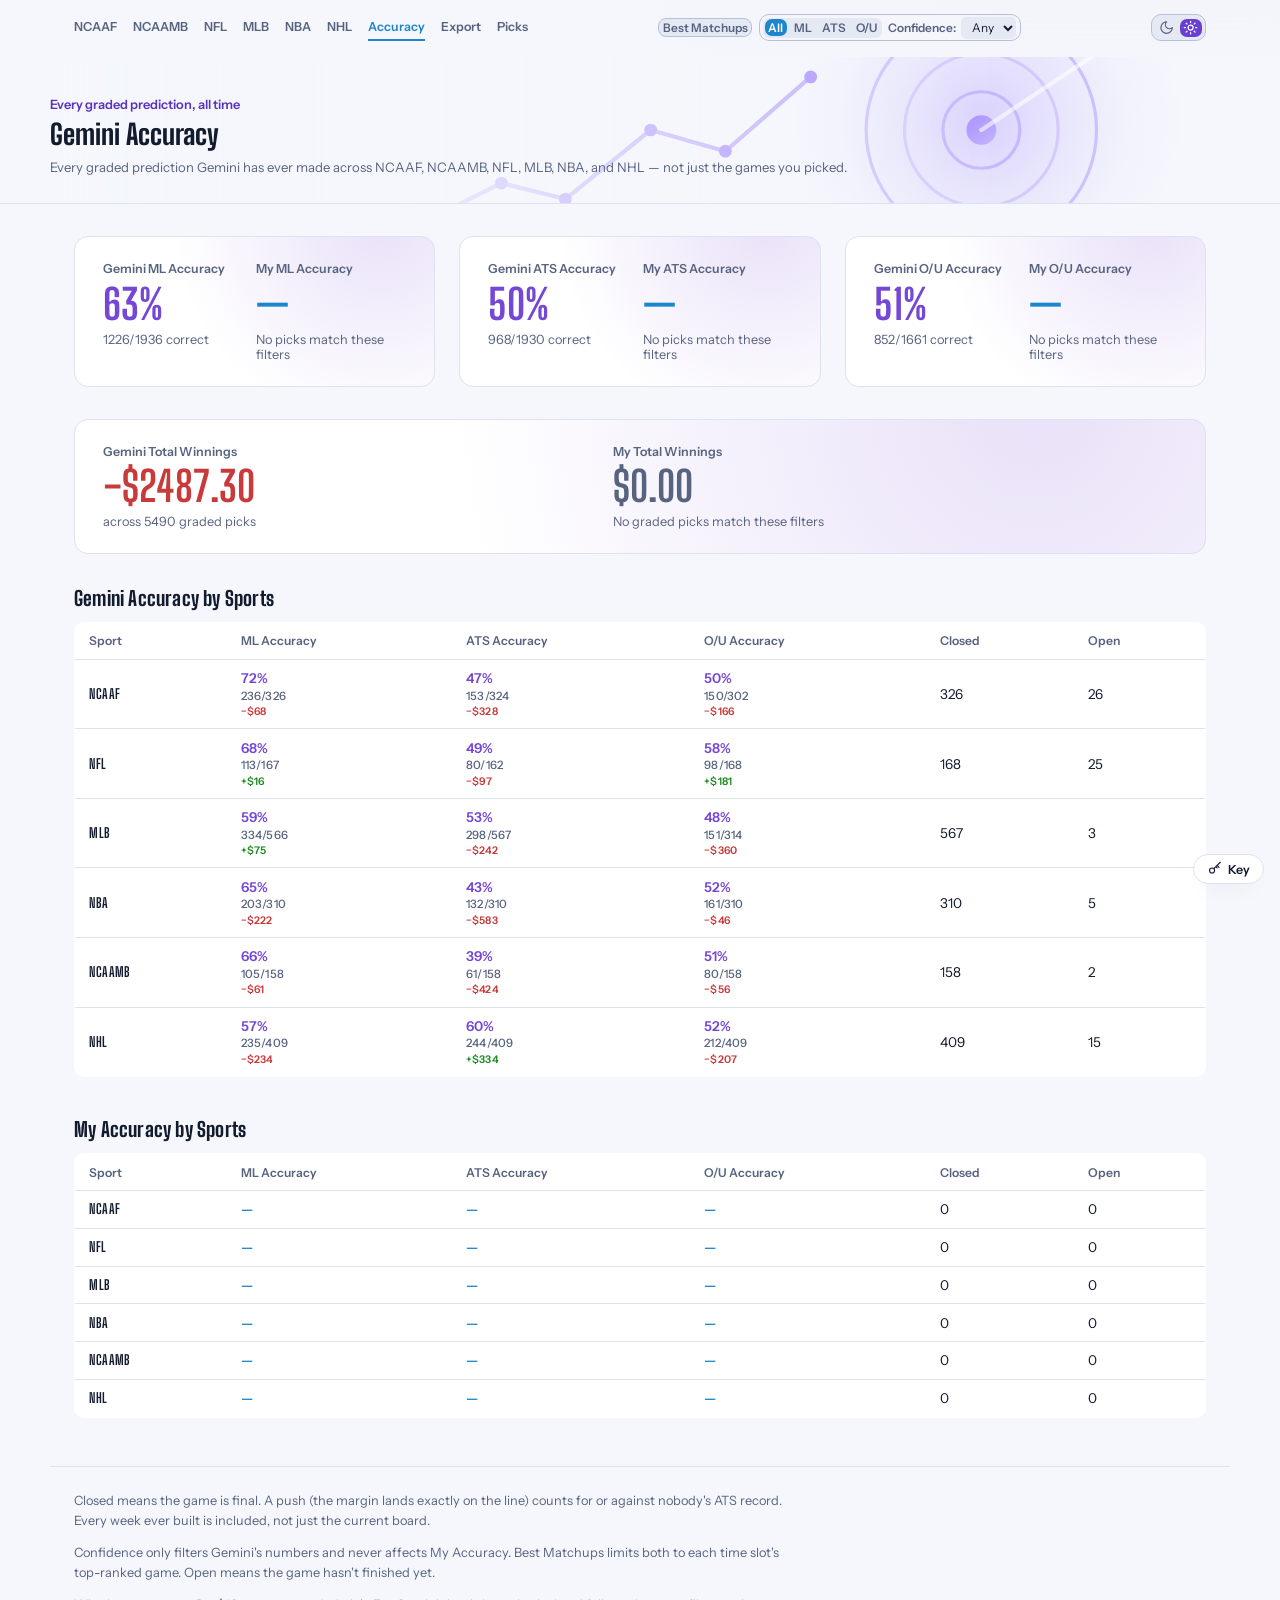
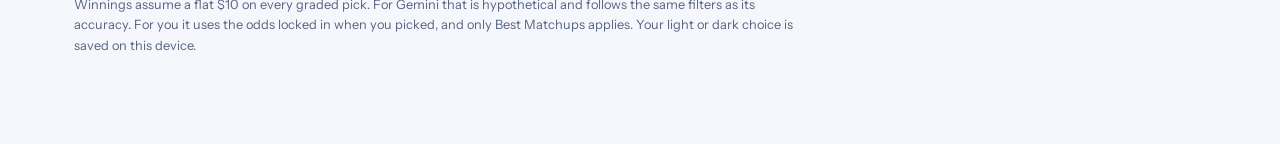
<file: accuracy.html>
<!DOCTYPE html>
<html lang="en">
<head>
<meta charset="UTF-8">
<meta name="viewport" content="width=device-width, initial-scale=1.0">
<title>Sports Dashboard - Accuracy</title>
<link rel="icon" type="image/svg+xml" href="assets/img/favicon-accuracy.svg">
<link rel="preload" href="assets/fonts/instrument-sans-latin-wght-normal.woff2" as="font" type="font/woff2" crossorigin>
<link rel="preload" href="assets/fonts/big-shoulders-display-latin-wght-normal.woff2" as="font" type="font/woff2" crossorigin>
<style>
  :root{
    --bg: #0a0d10;
    --bg-panel: #12161b;
    --line: #232a31;
    --chalk: #e8ecef;
    --dim: #8a95a1;
    --gold: #e0a63c;
    --dk-green: #53d337;
    --loss-red: #e2584a;
    --bg-panel2: #161b20;
    --bg-panel3: #14101c;
    --pill-bg: #000;
    --card-hover-border: #39424b;
    --empty-cell: #3d454d;
    --strong-text: #ffffff;
    --bg-top-glow: #131a1f;
    --grid-line-color: rgba(255,255,255,0.015);
    --nav-shadow: rgba(0,0,0,0.6);
    --gold-rgb: 224,166,60;
    --pick-yellow-rgb: 255,214,10;
    --purple: #a78bfa;
    --purple-rgb: 167,139,250;
    --purple-deep: #8b5cf6;
    --purple-deep-rgb: 139,92,246;
    --purple-soft: #c4b5fd;
    --toggle-bg: var(--bg-panel);
    --toggle-border: var(--line);
    --toggle-text: var(--dim);
    --on-solid: #000;
  }

  /* Light theme -- same variable names, redefined on body.light-theme so
     every rule below (already written in terms of var(--x)) flips for
     free. Turf (sport accent) is left unchanged on purpose. Yellow accents
     (--gold, --pick-yellow) become baby blue; --gold stays a touch richer
     than --pick-yellow so it reads clearly as plain text on white. The
     Gemini purple accent keeps its hue but goes a shade deeper so it still
     has enough contrast as text on a light background. */
  body.light-theme{
    --bg: #ffffff;
    --bg-panel: #f3f5f7;
    --bg-panel2: #e9edf1;
    --bg-panel3: #f1eefb;
    --line: #d7dde2;
    --chalk: #12161b;
    --dim: #5b6570;
    --gold: #1f9cd8;
    --gold-rgb: 31,156,216;
    --pick-yellow: #5ab4e1;
    --pick-yellow-rgb: 90,180,225;
    --dk-green: #1f8a0e;
    --fd-blue: #0e6fc7;
    --loss-red: #c0392b;
    --pill-bg: #eef1f3;
    --card-hover-border: #b9c2ca;
    --empty-cell: #c7ccd1;
    --strong-text: #12161b;
    --bg-top-glow: #eef4f8;
    --grid-line-color: rgba(10,20,30,0.025);
    --nav-shadow: rgba(20,30,40,0.12);
    --purple: #7c4dd6;
    --purple-rgb: 124,77,214;
    --purple-deep: #6d3fd6;
    --purple-deep-rgb: 109,63,214;
    --purple-soft: #6d3fd6;
    --toggle-bg: #dde2e6;
    --toggle-border: #aab1b8;
    --toggle-text: var(--dim);
    --on-solid: #fff;
  }


  *{box-sizing:border-box;}
  html,body{margin:0;padding:0;}
  body{
    background:
      radial-gradient(ellipse at top, var(--bg-top-glow) 0%, var(--bg) 55%),
      repeating-linear-gradient(90deg, var(--grid-line-color) 0 1px, transparent 1px 64px);
    color:var(--chalk);
    font-family:var(--font-body);
    min-height:100vh;
    padding-bottom:4rem;
  }

  .nav-bar{
    position:sticky; top:0; z-index:100;
    background:var(--bg);
    border-bottom:1px solid transparent;
    transition:border-color .15s ease, box-shadow .15s ease;
  }
  .nav-bar.stuck{
    border-bottom-color:var(--line);
    box-shadow:0 8px 20px -12px var(--nav-shadow);
  }
  .site-nav{
    max-width:1180px; margin:0 auto; padding:0.9rem 1.5rem;
    display:flex; flex-wrap:wrap; gap:.5rem; align-items:center;
    position:relative;
  }
  .hamburger-btn{
    display:none; order:1;
    background:transparent; border:1px solid var(--line); border-radius:6px;
    color:var(--chalk); font-size:1.1rem; line-height:1;
    padding:0.32rem 0.55rem; cursor:pointer;
  }
  .nav-links{display:flex; gap:1.25rem; align-items:center; order:1;}
  .site-nav a{
    font-family:var(--font-display); font-weight:600; font-size:0.68rem;
    text-transform:uppercase; letter-spacing:0.04em;
    color:var(--dim); text-decoration:none;
    padding:0.3rem 0; border-bottom:2px solid transparent;
  }
  .site-nav a:hover{color:var(--chalk);}
  .site-nav a.active{color:var(--gold); border-bottom-color:var(--gold);}
  .theme-toggle{
    display:flex; gap:0.15rem; background:var(--toggle-bg);
    border:1px solid var(--toggle-border); border-radius:8px; padding:0.2rem;
    order:5; margin-left:auto;
  }
  .theme-toggle .theme-btn{
    font-family:var(--font-display); font-weight:600; font-size:0.68rem;
    display:flex; align-items:center; justify-content:center;
    background:transparent; border:none; border-radius:6px;
    padding:0.1rem 0.22rem; cursor:pointer; transition:all 0.12s ease;
  }
  .theme-toggle .theme-btn[data-theme="dark"]{color:#9aa4ad;}
  .theme-toggle .theme-btn[data-theme="light"]{color:#f5a524;}
  .theme-toggle .theme-btn.active{background:var(--turf,var(--gold));}

  .filter-bar-inner{
    display:flex; flex-wrap:wrap; gap:0.6rem; align-items:center;
    justify-content:center;
    flex:1 1 auto; order:2; margin-left:auto;
  }
  .filter-pill{
    font-family:var(--font-display); font-weight:600; font-size:0.68rem;
    text-transform:uppercase; letter-spacing:0.04em;
    color:var(--toggle-text); background:var(--toggle-bg); border:1px solid var(--toggle-border); border-radius:6px;
    padding:0.1rem 0.22rem; cursor:pointer; transition:all 0.12s ease;
  }
  .filter-pill:hover{color:var(--chalk);}
  .filter-pill.active{background:var(--gold); color:var(--on-solid); border-color:var(--gold);}

  .filter-conf-group{
    display:flex; align-items:center; gap:0.5rem;
    border:1px solid var(--toggle-border); border-radius:8px;
    padding:0.1rem 0.22rem;
  }
  .conf-type-toggle{
    display:flex; gap:0.2rem; background:var(--toggle-bg); border-radius:6px; padding:0.1rem;
  }
  .conf-type-btn{
    font-family:var(--font-display); font-weight:600; font-size:0.68rem;
    text-transform:uppercase; letter-spacing:0.03em;
    color:var(--toggle-text); background:transparent; border:none; border-radius:5px;
    padding:0.1rem 0.22rem; cursor:pointer; transition:all 0.12s ease;
  }
  .conf-type-btn:hover{color:var(--chalk);}
  .conf-type-btn.active{background:var(--gold); color:var(--on-solid);}
  .filter-conf{display:flex; align-items:center; gap:0.35rem;}
  .filter-conf label{
    font-family:var(--font-display); font-weight:600; font-size:0.68rem;
    text-transform:uppercase; letter-spacing:0.03em; color:var(--toggle-text);
  }
  .filter-conf select{
    background:var(--toggle-bg); color:var(--chalk); border:none;
    border-radius:5px; padding:0.18rem 0.4rem; font-family:var(--font-body);
    font-size:0.68rem; cursor:pointer;
  }

  @media (max-width: 760px){
    .hamburger-btn{display:flex; align-items:center; justify-content:center;}
    .nav-links{
      display:none; position:absolute; top:100%; left:0; right:0;
      flex-direction:column; align-items:flex-start; gap:0.6rem;
      background:var(--bg-panel); border:1px solid var(--line); border-top:none;
      padding:0.85rem 1.5rem; z-index:150;
    }
    .nav-links.open{display:flex;}
    .theme-toggle{order:1; margin-left:auto;}
    .filter-bar-inner{order:2; flex:1 1 100%; justify-content:flex-start; margin-left:0;}
  }
  @media (max-width: 480px){
    .site-nav{padding-left:1rem; padding-right:1rem; gap:.35rem;}
    .hamburger-btn{padding:0.24rem 0.4rem; font-size:1rem;}
    .theme-toggle{padding:0.17rem;}
    .theme-toggle .theme-btn{width:1.28rem; height:1.28rem; font-size:0.7rem;}
    .filter-pill{font-size:0.76rem; padding:0.1rem 0.2rem;}
    .conf-type-btn{font-size:0.76rem; padding:0.1rem 0.2rem;}
    .filter-conf label{font-size:0.76rem;}
    .filter-conf select{font-size:0.76rem; padding:0.16rem 0.34rem;}
  }
  @media (max-width: 380px){
    .site-nav{gap:.25rem;}
    .theme-toggle .theme-btn{width:1.12rem; height:1.12rem; font-size:0.62rem;}
    .filter-pill{font-size:0.7rem; padding:0.08rem 0.17rem;}
    .conf-type-btn{font-size:0.7rem; padding:0.08rem 0.17rem;}
    .filter-conf label{font-size:0.7rem;}
    .filter-conf select{font-size:0.7rem; padding:0.13rem 0.28rem;}
  }

  .hero{
    padding:2.5rem 1.5rem 1.75rem;
    border-bottom:1px solid var(--line);
    position:relative;
    overflow:hidden;
  }
  .hero::before{
    content:"";
    position:absolute; inset:0;
    background:linear-gradient(120deg, rgba(var(--purple-rgb),0.16), transparent 55%);
    pointer-events:none;
  }
  .hero-inner{max-width:1180px;margin:0 auto;position:relative;}
  .eyebrow{
    font-family:var(--font-display);
    text-transform:uppercase;
    letter-spacing:0.22em;
    font-size:0.72rem;
    color:var(--purple);
    font-weight:600;
  }
  h1{
    font-family:var(--font-display);
    font-weight:700;
    font-size:clamp(0.68rem, 1.7vw, 1.05rem);
    margin:0.35rem 0 0.5rem;
    letter-spacing:-0.01em;
  }
  /* Desktop keeps the clamp() above; mobile gets its own fixed size
     (roughly double what the clamp's mobile-width minimum resolves to)
     since the clamp's vw-based scaling stays pinned at its floor on
     narrow screens. */
  @media (max-width: 760px){
    h1{font-size:1.36rem;}
  }
  .meta-row{
    display:flex; flex-wrap:wrap; gap:1.25rem;
    color:var(--dim); font-size:0.82rem; margin-top:0.5rem;
  }
  .meta-row b{color:var(--chalk); font-weight:600;}

  main{max-width:1180px;margin:0 auto; padding:0 1.5rem;}

  .big-stats{
    display:flex; flex-wrap:wrap; gap:1.5rem;
    margin:2rem 0;
  }
  .big-stat{
    flex:1 1 260px;
    background:var(--bg-panel); border:1px solid var(--line); border-radius:14px;
    padding:1.5rem 1.75rem;
    position:relative; overflow:hidden;
    display:flex; flex-wrap:wrap; gap:0.2rem; align-items:stretch;
  }
  .big-stat::before{
    content:"";
    position:absolute; inset:0;
    background:radial-gradient(circle at 85% -10%, rgba(var(--purple-rgb),0.16), transparent 60%);
    pointer-events:none;
  }
  .big-stat-col{
    flex:1 1 0; min-width:130px;
    position:relative;
  }
  .big-stat-col .label{
    font-family:var(--font-display); font-weight:600; font-size:0.68rem;
    text-transform:uppercase; letter-spacing:0.06em; color:var(--dim);
  }
  .filter-note{
    display:block; margin-top:0.2rem;
    font-size:0.68rem; font-weight:500; letter-spacing:0.03em;
    text-transform:none; color:var(--purple); opacity:0.85;
  }
  th .filter-note{ margin-top:0.15rem; font-size:0.62rem; }
  .big-stat-col .pct{
    font-family:var(--font-display); font-weight:700; font-size:2.6rem;
    color:var(--purple); line-height:1.1; margin-top:0.35rem;
  }
  .big-stat-col .frac{
    font-size:0.8rem; color:var(--dim); margin-top:0.25rem;
  }
  .big-stat-col.my-accuracy-col .pct{ color:var(--gold); }

  .money-stat{
    flex:1 1 100%;
    align-items:center;
  }
  .money-stat .big-stat-col{ flex:1 1 auto; }
  .money-positive{ color:var(--dk-green) !important; }
  .money-negative{ color:var(--loss-red) !important; }
  .money-neutral{ color:var(--dim) !important; }
  table.breakdown-table td.money-positive .cell-frac,
  table.breakdown-table td.money-negative .cell-frac,
  table.breakdown-table td.money-neutral .cell-frac{ color:var(--dim); }

  .breakdown{
    margin:2rem 0 2.5rem;
  }
  .breakdown h2{
    font-family:var(--font-display); font-weight:700; font-size:1.1rem;
    text-transform:uppercase; letter-spacing:0.04em; margin:0 0 0.75rem;
  }
  table.breakdown-table{
    width:100%; border-collapse:collapse;
    background:var(--bg-panel); border:1px solid var(--line); border-radius:10px;
    overflow:hidden;
  }
  table.breakdown-table th, table.breakdown-table td{
    padding:0.65rem 0.9rem; text-align:left; border-bottom:1px solid var(--line);
    font-size:0.85rem;
  }
  table.breakdown-table th{
    font-family:var(--font-display); font-weight:600; font-size:0.72rem;
    text-transform:uppercase; letter-spacing:0.04em; color:var(--dim);
  }
  table.breakdown-table tr:last-child td{border-bottom:none;}
  table.breakdown-table td.sport-name{
    font-family:var(--font-display); font-weight:700; letter-spacing:0.03em;
  }
  table.breakdown-table td.pct-cell{color:var(--purple); font-weight:600;}
  table.breakdown-table td.pct-cell .cell-frac{
    display:block; color:var(--dim); font-weight:500; font-size:0.72rem;
    margin-top:0.15rem; letter-spacing:0.01em;
  }
  table.breakdown-table td.pct-cell .cell-money{
    display:block; font-weight:600; font-size:0.66rem;
    margin-top:0.15rem; letter-spacing:0.01em;
  }
  #myBreakdownBody .pct-cell{ color:var(--gold); }

  .status{
    max-width:1180px; margin:2rem auto; padding:0 1.5rem;
    color:var(--dim); font-size:0.9rem;
  }

  footer{
    max-width:1180px; margin:3rem auto 0; padding:1.5rem;
    color:var(--toggle-text); font-size:0.78rem; line-height:1.6;
    border-top:1px solid var(--line);
  }
</style>
<link rel="stylesheet" href="assets/theme.css">
</head>
<body data-sport="accuracy">

<div class="nav-bar">
<nav class="site-nav">
  <button type="button" class="hamburger-btn" id="hamburgerBtn" aria-label="Menu" aria-expanded="false"><svg viewBox="0 0 24 24" aria-hidden="true"><path d="M4 7h16M4 12h16M4 17h16"/></svg></button>
  <div class="nav-links" id="navLinks">
    <a href="index.html">NCAAF</a>
    <a href="ncaamb.html">NCAAMB</a>
    <a href="nfl.html">NFL</a>
    <a href="mlb.html">MLB</a>
    <a href="nba.html">NBA</a>
    <a href="nhl.html">NHL</a>
    <a href="accuracy.html" class="active">Accuracy</a>
    <a href="export.html">Export</a>
    <a href="picks.html">Picks</a>
  </div>
  <div class="filter-bar-inner">
    <button type="button" class="filter-pill" id="bestMatchupOnly">Best Matchups</button>
    <div class="filter-conf-group">
      <div class="conf-type-toggle">
        <button type="button" class="conf-type-btn" data-conftype="both">All</button>
        <button type="button" class="conf-type-btn" data-conftype="ml">ML</button>
        <button type="button" class="conf-type-btn" data-conftype="ats">ATS</button>
        <button type="button" class="conf-type-btn" data-conftype="ou">O/U</button>
      </div>
      <div class="filter-conf">
        <label for="minConfSelect">Confidence:</label>
        <select id="minConfSelect">
          <option value="0">Any</option>
          <option value="5">5+</option>
          <option value="10">10+</option>
          <option value="15">15+</option>
          <option value="20">20+</option>
          <option value="25">25+</option>
          <option value="30">30+</option>
          <option value="35">35+</option>
          <option value="40">40+</option>
          <option value="45">45+</option>
          <option value="50">50+</option>
          <option value="55">55+</option>
          <option value="60">60+</option>
          <option value="65">65+</option>
          <option value="70">70+</option>
          <option value="75">75+</option>
          <option value="80">80+</option>
          <option value="85">85+</option>
          <option value="90">90+</option>
          <option value="95">95+</option>
          <option value="100">100</option>
        </select>
      </div>
    </div>
  </div>
  <div class="theme-toggle" role="group" aria-label="Color theme">
    <button type="button" class="theme-btn" data-theme="dark" aria-label="Dark theme"><svg viewBox="0 0 24 24" aria-hidden="true"><path d="M12 3a6 6 0 0 0 9 9 9 9 0 1 1-9-9z"/></svg></button>
    <button type="button" class="theme-btn" data-theme="light" aria-label="Light theme"><svg viewBox="0 0 24 24" aria-hidden="true"><circle cx="12" cy="12" r="4"/><path d="M12 2v2M12 20v2M4.9 4.9l1.4 1.4M17.7 17.7l1.4 1.4M2 12h2M20 12h2M4.9 19.1l1.4-1.4M17.7 6.3l1.4-1.4"/></svg></button>
  </div>
</nav>
</div>

<div class="hero hero--accuracy">
  <div class="hero-inner">
    <div class="eyebrow">Every graded prediction, all time</div>
    <h1>Gemini Accuracy</h1>
    <div class="meta-row">
      <span>Every graded prediction Gemini has ever made across NCAAF, NCAAMB, NFL, MLB, NBA, and NHL &mdash; not just the games you picked.</span>
    </div>
  </div>
</div>

<main>
  <div class="big-stats" id="bigStats">
    <div class="big-stat">
      <div class="big-stat-col">
        <div class="label" id="mlLabel">GEMINI ML Accuracy</div>
        <div class="pct" id="mlPct">&mdash;</div>
        <div class="frac" id="mlFrac">Loading&hellip;</div>
      </div>
      <div class="big-stat-col my-accuracy-col">
        <div class="label">My ML Accuracy</div>
        <div class="pct" id="mlMyPct">&mdash;</div>
        <div class="frac" id="mlMyFrac">Loading&hellip;</div>
      </div>
    </div>
    <div class="big-stat">
      <div class="big-stat-col">
        <div class="label" id="atsLabel">GEMINI ATS Accuracy</div>
        <div class="pct" id="atsPct">&mdash;</div>
        <div class="frac" id="atsFrac">Loading&hellip;</div>
      </div>
      <div class="big-stat-divider"></div>
      <div class="big-stat-col my-accuracy-col">
        <div class="label">My ATS Accuracy</div>
        <div class="pct" id="atsMyPct">&mdash;</div>
        <div class="frac" id="atsMyFrac">Loading&hellip;</div>
      </div>
    </div>
    <div class="big-stat">
      <div class="big-stat-col">
        <div class="label" id="ouLabel">GEMINI O/U Accuracy</div>
        <div class="pct" id="ouPct">&mdash;</div>
        <div class="frac" id="ouFrac">Loading&hellip;</div>
      </div>
      <div class="big-stat-divider"></div>
      <div class="big-stat-col my-accuracy-col">
        <div class="label">My O/U Accuracy</div>
        <div class="pct" id="ouMyPct">&mdash;</div>
        <div class="frac" id="ouMyFrac">Loading&hellip;</div>
      </div>
    </div>
  </div>

  <div class="big-stats">
    <div class="big-stat money-stat">
      <div class="big-stat-col">
        <div class="label" id="winningsLabel">Gemini Total Winnings</div>
        <div class="pct" id="winningsAmount">&mdash;</div>
        <div class="frac" id="winningsFrac">Loading&hellip;</div>
      </div>
      <div class="big-stat-col my-accuracy-col">
        <div class="label" id="myWinningsLabel">My Total Winnings</div>
        <div class="pct" id="myWinningsAmount">&mdash;</div>
        <div class="frac" id="myWinningsFrac">Loading&hellip;</div>
      </div>
    </div>
  </div>

  <div class="breakdown">
    <h2>Gemini Accuracy by Sports</h2>
    <table class="breakdown-table">
      <thead>
        <tr>
          <th>Sport</th>
          <th id="geminiByMlHeader">ML Accuracy</th>
          <th id="geminiByAtsHeader">ATS Accuracy</th>
          <th id="geminiByOuHeader">O/U Accuracy</th>
          <th>Closed</th>
          <th>Open</th>
        </tr>
      </thead>
      <tbody id="geminiBreakdownBody"></tbody>
    </table>
  </div>

  <div class="breakdown">
    <h2>My Accuracy by Sports</h2>
    <table class="breakdown-table">
      <thead>
        <tr>
          <th>Sport</th>
          <th id="myByMlHeader">ML Accuracy</th>
          <th id="myByAtsHeader">ATS Accuracy</th>
          <th id="myByOuHeader">O/U Accuracy</th>
          <th>Closed</th>
          <th>Open</th>
        </tr>
      </thead>
      <tbody id="myBreakdownBody"></tbody>
    </table>
  </div>

  <div class="status" id="statusMsg" style="display:none;"></div>
</main>

<footer>
  <p>Closed means the game is final. A push (the margin lands exactly on the line) counts for or against nobody's ATS record. Every week ever built is included, not just the current board.</p>
  <p>Confidence only filters Gemini's numbers and never affects My Accuracy. Best Matchups limits both to each time slot's top-ranked game. Open means the game hasn't finished yet.</p>
  <p>Winnings assume a flat $10 on every graded pick. For Gemini that is hypothetical and follows the same filters as its accuracy. For you it uses the odds locked in when you picked, and only Best Matchups applies. Your light or dark choice is saved on this device.</p>
</footer>

<script src="picks-store.js"></script>
<script>
(function(){
  const bar = document.querySelector('.nav-bar');
  if (!bar) return;
  const onScroll = () => bar.classList.toggle('stuck', window.scrollY > 2);
  onScroll();
  window.addEventListener('scroll', onScroll, { passive: true });
})();
</script>
<script>
const NCAAF_URL = 'data/ncaaf_dashboard.json';
const NFL_URL = 'data/nfl_dashboard.json';
const MLB_URL = 'data/mlb_dashboard.json';
const NBA_URL = 'data/nba_dashboard.json';
const NCAAMB_URL = 'data/ncaamb_dashboard.json';
const NHL_URL = 'data/nhl_dashboard.json';
const SPORT_URLS = { cfb: NCAAF_URL, nfl: NFL_URL, mlb: MLB_URL, nba: NBA_URL, ncaamb: NCAAMB_URL, nhl: NHL_URL };
const SPORT_ORDER = ['cfb', 'nfl', 'mlb', 'nba', 'ncaamb', 'nhl'];
const SCORES_ALL_URL = 'data/scores.json';

// This page's own filter state -- deliberately a separate localStorage key
// from the board pages' 'fb_filter_state' (see getFilterState() in
// picks-store.js), so changing the confidence/best-matchup/ML-ATS filter
// here never changes what index.html/nfl.html/mlb.html show, and vice
// versa. gamePassesFilters()/filterWeeksForDisplay() in picks-store.js
// just take a plain {bestMatchupOnly, minConf, confType} object, so this
// page's state works with them unchanged.
const ACCURACY_FILTER_KEY = 'fb_accuracy_filter_state';

function getAccuracyFilterState() {
  let stored = null;
  try {
    stored = JSON.parse(localStorage.getItem(ACCURACY_FILTER_KEY));
  } catch (e) { /* ignore malformed value */ }
  return {
    bestMatchupOnly: !!(stored && stored.bestMatchupOnly),
    minConf: (stored && Number.isInteger(stored.minConf)) ? stored.minConf : 0,
    confType: (stored && (stored.confType === 'ats' || stored.confType === 'ml' || stored.confType === 'both'))
      ? stored.confType : 'both',
  };
}

function saveAccuracyFilterState(state) {
  localStorage.setItem(ACCURACY_FILTER_KEY, JSON.stringify(state));
}

function initAccuracyFilterBar(onChange) {
  const state = getAccuracyFilterState();

  const bestMatchupEl = document.getElementById('bestMatchupOnly');
  const minConfEl = document.getElementById('minConfSelect');
  const confTypeBtns = document.querySelectorAll('.conf-type-btn');

  if (bestMatchupEl) bestMatchupEl.classList.toggle('active', state.bestMatchupOnly);
  if (minConfEl) minConfEl.value = String(state.minConf);
  confTypeBtns.forEach(btn => btn.classList.toggle('active', btn.dataset.conftype === state.confType));

  if (bestMatchupEl) {
    bestMatchupEl.addEventListener('click', () => {
      state.bestMatchupOnly = !state.bestMatchupOnly;
      saveAccuracyFilterState(state);
      bestMatchupEl.classList.toggle('active', state.bestMatchupOnly);
      onChange(state);
    });
  }
  if (minConfEl) {
    minConfEl.addEventListener('change', () => {
      state.minConf = parseInt(minConfEl.value, 10) || 0;
      saveAccuracyFilterState(state);
      onChange(state);
    });
  }
  confTypeBtns.forEach(btn => {
    btn.addEventListener('click', () => {
      state.confType = btn.dataset.conftype;
      saveAccuracyFilterState(state);
      confTypeBtns.forEach(b => b.classList.toggle('active', b === btn));
      onChange(state);
    });
  });

  return state;
}

function fmtPct(pct) {
  return pct === null ? '&mdash;' : `${pct}%`;
}

// Builds the (line 1) base label plus any active-filter sub-lines for a
// stat card or table column header -- (Best Matchups) then
// (NN%+ Confidence), in that order, each only shown when it actually
// applies. `applies` is false when this column is showing "NA" because
// the other market is the only one selected (e.g. the ML column while
// confType is 'ats') -- in that case neither filter note is shown, since
// the filters aren't doing anything meaningful for a market that isn't
// even being counted. `includeConfidence` is false for "My Accuracy"
// labels/columns -- Gemini's own confidence never gates a bet you
// actually made, so tagging a My-Accuracy header with a confidence
// threshold that isn't actually being applied to it would be misleading.
function buildLabelHTML(baseLabel, state, applies, includeConfidence) {
  let html = baseLabel;
  if (applies && state.bestMatchupOnly) {
    html += '<span class="filter-note">(Best Matchups)</span>';
  }
  if (includeConfidence && applies && state.minConf > 0) {
    html += `<span class="filter-note">(${state.minConf}%+ Confidence)</span>`;
  }
  return html;
}

function fmtMyPct(pct) {
  return pct === null ? '&mdash;' : `${pct}%`;
}

function renderAccuracy(datasets, scores, state) {
  const overall = computeGeminiAccuracyAllTime(datasets, scores, state);

  const mlApplies = state.confType === 'both' || state.confType === 'ml';
  const atsApplies = state.confType === 'both' || state.confType === 'ats';
  const ouApplies = state.confType === 'both' || state.confType === 'ou';

  document.getElementById('mlLabel').innerHTML = buildLabelHTML('Gemini ML Accuracy', state, mlApplies, true);
  document.getElementById('mlPct').innerHTML = mlApplies ? fmtPct(overall.mlPct) : 'NA';
  document.getElementById('mlFrac').textContent = !mlApplies
    ? 'Excluded by the current filter'
    : (overall.mlTotal ? `${overall.mlCorrect}/${overall.mlTotal} correct` : 'No graded games match these filters');

  document.getElementById('atsLabel').innerHTML = buildLabelHTML('Gemini ATS Accuracy', state, atsApplies, true);
  document.getElementById('atsPct').innerHTML = atsApplies ? fmtPct(overall.atsPct) : 'NA';
  document.getElementById('atsFrac').textContent = !atsApplies
    ? 'Excluded by the current filter'
    : (overall.atsTotal ? `${overall.atsCorrect}/${overall.atsTotal} correct` : 'No graded games match these filters');

  document.getElementById('ouLabel').innerHTML = buildLabelHTML('Gemini O/U Accuracy', state, ouApplies, true);
  document.getElementById('ouPct').innerHTML = ouApplies ? fmtPct(overall.ouPct) : 'NA';
  document.getElementById('ouFrac').textContent = !ouApplies
    ? 'Excluded by the current filter'
    : (overall.ouTotal ? `${overall.ouCorrect}/${overall.ouTotal} correct` : 'No graded games match these filters');

  // "My Accuracy" columns side by side with Gemini's in the same three
  // cards -- graded against the user's OWN saved picks, restricted to
  // that card's market (moneyline for the ML card, spread for the ATS
  // card, total for the O/U card), honoring bestMatchupOnly but ignoring
  // the confidence threshold entirely (see computeMyAccuracyAllTime).
  const myMl = computeMyAccuracyAllTime(datasets, scores, { ...state, confType: 'ml' });
  document.getElementById('mlMyPct').innerHTML = fmtMyPct(myMl.pct);
  document.getElementById('mlMyFrac').textContent = myMl.total ? `${myMl.correct}/${myMl.total} correct` : 'No picks match these filters';

  const myAts = computeMyAccuracyAllTime(datasets, scores, { ...state, confType: 'ats' });
  document.getElementById('atsMyPct').innerHTML = fmtMyPct(myAts.pct);
  document.getElementById('atsMyFrac').textContent = myAts.total ? `${myAts.correct}/${myAts.total} correct` : 'No picks match these filters';

  const myOu = computeMyAccuracyAllTime(datasets, scores, { ...state, confType: 'ou' });
  document.getElementById('ouMyPct').innerHTML = fmtMyPct(myOu.pct);
  document.getElementById('ouMyFrac').textContent = myOu.total ? `${myOu.correct}/${myOu.total} correct` : 'No picks match these filters';

  // Total Winnings -- Gemini's side is a hypothetical "flat $10 on every
  // Gemini pick" and DOES honor Best Matchups/Confidence/ML-ATS-O-U-All,
  // same as Gemini's accuracy numbers above. My side reuses the same
  // Best-Matchups-only rule as My Accuracy (see computeMoneyRecordAllTime
  // for why confidence/market are ignored there).
  document.getElementById('winningsLabel').innerHTML = buildLabelHTML('Gemini Total Winnings', state, true, true);
  const geminiWinnings = computeGeminiMoneyRecordAllTime(datasets, scores, state);
  const gwEl = document.getElementById('winningsAmount');
  const gwSign = geminiWinnings.net > 0 ? '+' : (geminiWinnings.net < 0 ? '\u2212' : '');
  gwEl.textContent = `${gwSign}$${Math.abs(geminiWinnings.net).toFixed(2)}`;
  gwEl.classList.remove('money-positive', 'money-negative', 'money-neutral');
  gwEl.classList.add(geminiWinnings.net > 0 ? 'money-positive' : (geminiWinnings.net < 0 ? 'money-negative' : 'money-neutral'));
  document.getElementById('winningsFrac').textContent = geminiWinnings.graded
    ? `across ${geminiWinnings.graded} graded pick${geminiWinnings.graded === 1 ? '' : 's'}`
    : 'No graded predictions match these filters';

  document.getElementById('myWinningsLabel').innerHTML = buildLabelHTML('My Total Winnings', state, true, false);
  const myWinnings = computeMoneyRecordAllTime(datasets, scores, { ...state, confType: 'both' });
  const mwEl = document.getElementById('myWinningsAmount');
  const mwSign = myWinnings.net > 0 ? '+' : (myWinnings.net < 0 ? '\u2212' : '');
  mwEl.textContent = `${mwSign}$${Math.abs(myWinnings.net).toFixed(2)}`;
  mwEl.classList.remove('money-positive', 'money-negative', 'money-neutral');
  mwEl.classList.add(myWinnings.net > 0 ? 'money-positive' : (myWinnings.net < 0 ? 'money-negative' : 'money-neutral'));
  document.getElementById('myWinningsFrac').textContent = myWinnings.graded
    ? `across ${myWinnings.graded} graded pick${myWinnings.graded === 1 ? '' : 's'}`
    : 'No graded picks match these filters';

  // Gemini Accuracy by Sports -- same Best Matchups + Confidence tags as
  // the top cards, since both filters affect Gemini's own numbers.
  document.getElementById('geminiByMlHeader').innerHTML = buildLabelHTML('ML Accuracy', state, mlApplies, true);
  document.getElementById('geminiByAtsHeader').innerHTML = buildLabelHTML('ATS Accuracy', state, atsApplies, true);
  document.getElementById('geminiByOuHeader').innerHTML = buildLabelHTML('O/U Accuracy', state, ouApplies, true);

  const sportLabels = { cfb: 'NCAAF', nfl: 'NFL', mlb: 'MLB', nba: 'NBA', ncaamb: 'NCAAMB', nhl: 'NHL' };

  // Small helper: formats a {net, graded} money result as a signed,
  // colored line for placement under a cell's correct-picks fraction.
  // Returns '' (nothing rendered) when the market isn't applicable or
  // there's nothing graded yet, so cells without winnings data don't get
  // an empty dangling line.
  function moneyLineHTML(moneyResult) {
    if (!moneyResult || !moneyResult.graded) return '';
    const sign = moneyResult.net > 0 ? '+' : (moneyResult.net < 0 ? '\u2212' : '');
    const cls = moneyResult.net > 0 ? 'money-positive' : (moneyResult.net < 0 ? 'money-negative' : 'money-neutral');
    return `<span class="cell-money ${cls}">${sign}$${Math.round(Math.abs(moneyResult.net))}</span>`;
  }

  const geminiRows = datasets.map(({ sport, data }) => {
    const acc = computeGeminiAccuracyAllTime([{ sport, data }], scores, state);
    const closed = Math.max(acc.mlTotal, acc.atsTotal, acc.ouTotal);
    const mlMoney = mlApplies ? computeGeminiMoneyRecordAllTime([{ sport, data }], scores, { ...state, confType: 'ml' }) : null;
    const atsMoney = atsApplies ? computeGeminiMoneyRecordAllTime([{ sport, data }], scores, { ...state, confType: 'ats' }) : null;
    const ouMoney = ouApplies ? computeGeminiMoneyRecordAllTime([{ sport, data }], scores, { ...state, confType: 'ou' }) : null;
    const mlCell = mlApplies
      ? `${fmtPct(acc.mlPct)}${acc.mlTotal ? `<span class="cell-frac">${acc.mlCorrect}/${acc.mlTotal}</span>` : ''}${moneyLineHTML(mlMoney)}`
      : 'NA';
    const atsCell = atsApplies
      ? `${fmtPct(acc.atsPct)}${acc.atsTotal ? `<span class="cell-frac">${acc.atsCorrect}/${acc.atsTotal}</span>` : ''}${moneyLineHTML(atsMoney)}`
      : 'NA';
    const ouCell = ouApplies
      ? `${fmtPct(acc.ouPct)}${acc.ouTotal ? `<span class="cell-frac">${acc.ouCorrect}/${acc.ouTotal}</span>` : ''}${moneyLineHTML(ouMoney)}`
      : 'NA';
    return `<tr>
      <td class="sport-name">${sportLabels[sport] || sport}</td>
      <td class="pct-cell">${mlCell}</td>
      <td class="pct-cell">${atsCell}</td>
      <td class="pct-cell">${ouCell}</td>
      <td>${closed || 0}</td>
      <td>${acc.ungraded || 0}</td>
    </tr>`;
  });
  document.getElementById('geminiBreakdownBody').innerHTML = geminiRows.join('');

  // My Accuracy by Sports -- Best Matchups tag only, NEVER a confidence
  // tag (see buildLabelHTML's includeConfidence param above).
  document.getElementById('myByMlHeader').innerHTML = buildLabelHTML('ML Accuracy', state, true, false);
  document.getElementById('myByAtsHeader').innerHTML = buildLabelHTML('ATS Accuracy', state, true, false);
  document.getElementById('myByOuHeader').innerHTML = buildLabelHTML('O/U Accuracy', state, true, false);

  const myRows = datasets.map(({ sport, data }) => {
    const myMlSport = computeMyAccuracyAllTime([{ sport, data }], scores, { ...state, confType: 'ml' });
    const myAtsSport = computeMyAccuracyAllTime([{ sport, data }], scores, { ...state, confType: 'ats' });
    const myOuSport = computeMyAccuracyAllTime([{ sport, data }], scores, { ...state, confType: 'ou' });
    const closed = myMlSport.total + myAtsSport.total + myOuSport.total;
    const open = myMlSport.ungraded + myAtsSport.ungraded + myOuSport.ungraded;
    const myMlMoney = computeMoneyRecordAllTime([{ sport, data }], scores, { ...state, confType: 'ml' });
    const myAtsMoney = computeMoneyRecordAllTime([{ sport, data }], scores, { ...state, confType: 'ats' });
    const myOuMoney = computeMoneyRecordAllTime([{ sport, data }], scores, { ...state, confType: 'ou' });
    const mlCell = `${fmtMyPct(myMlSport.pct)}${myMlSport.total ? `<span class="cell-frac">${myMlSport.correct}/${myMlSport.total}</span>` : ''}${moneyLineHTML(myMlMoney)}`;
    const atsCell = `${fmtMyPct(myAtsSport.pct)}${myAtsSport.total ? `<span class="cell-frac">${myAtsSport.correct}/${myAtsSport.total}</span>` : ''}${moneyLineHTML(myAtsMoney)}`;
    const ouCell = `${fmtMyPct(myOuSport.pct)}${myOuSport.total ? `<span class="cell-frac">${myOuSport.correct}/${myOuSport.total}</span>` : ''}${moneyLineHTML(myOuMoney)}`;
    return `<tr>
      <td class="sport-name">${sportLabels[sport] || sport}</td>
      <td class="pct-cell">${mlCell}</td>
      <td class="pct-cell">${atsCell}</td>
      <td class="pct-cell">${ouCell}</td>
      <td>${closed}</td>
      <td>${open}</td>
    </tr>`;
  });
  document.getElementById('myBreakdownBody').innerHTML = myRows.join('');
}

async function init() {
  const statusEl = document.getElementById('statusMsg');
  try {
    const fetched = await Promise.all(
      SPORT_ORDER.map(sp => fetch(SPORT_URLS[sp], { cache: 'no-store' }).then(r => r.ok ? r.json() : null).catch(() => null))
    );
    const scoresRes = await fetch(SCORES_ALL_URL, { cache: 'no-store' }).then(r => r.ok ? r.json() : null).catch(() => null);

    if (fetched.every(d => !d)) throw new Error('none of the dashboard files could be loaded');

    // Every week ANY of these dashboards has ever built stays in its
    // `weeks` array (build scripts merge forward, never drop old weeks --
    // only the board pages themselves trim down to current_week +
    // current_week+1 for display). So no extra "history" file is needed
    // here; the full all-time slate is already sitting in each JSON.
    const datasets = SPORT_ORDER
      .map((sp, i) => ({ sport: sp, data: fetched[i] }))
      .filter(d => d.data);

    const scores = scoresRes || Object.fromEntries(SPORT_ORDER.map(sp => [sp, {}]));

    const rerender = (state) => renderAccuracy(datasets, scores, state);
    const initialState = initAccuracyFilterBar(rerender);
    rerender(initialState);
  } catch (err) {
    statusEl.style.display = 'block';
    statusEl.textContent = `Couldn't load prediction history (${err.message}). Run the build scripts first.`;
  }
}

initThemeToggle();
initHamburgerMenu();
init();
</script>
<script src="site-key.js"></script>
<script src="assets/nav-fit.js"></script>
</body>
</html>
</file>
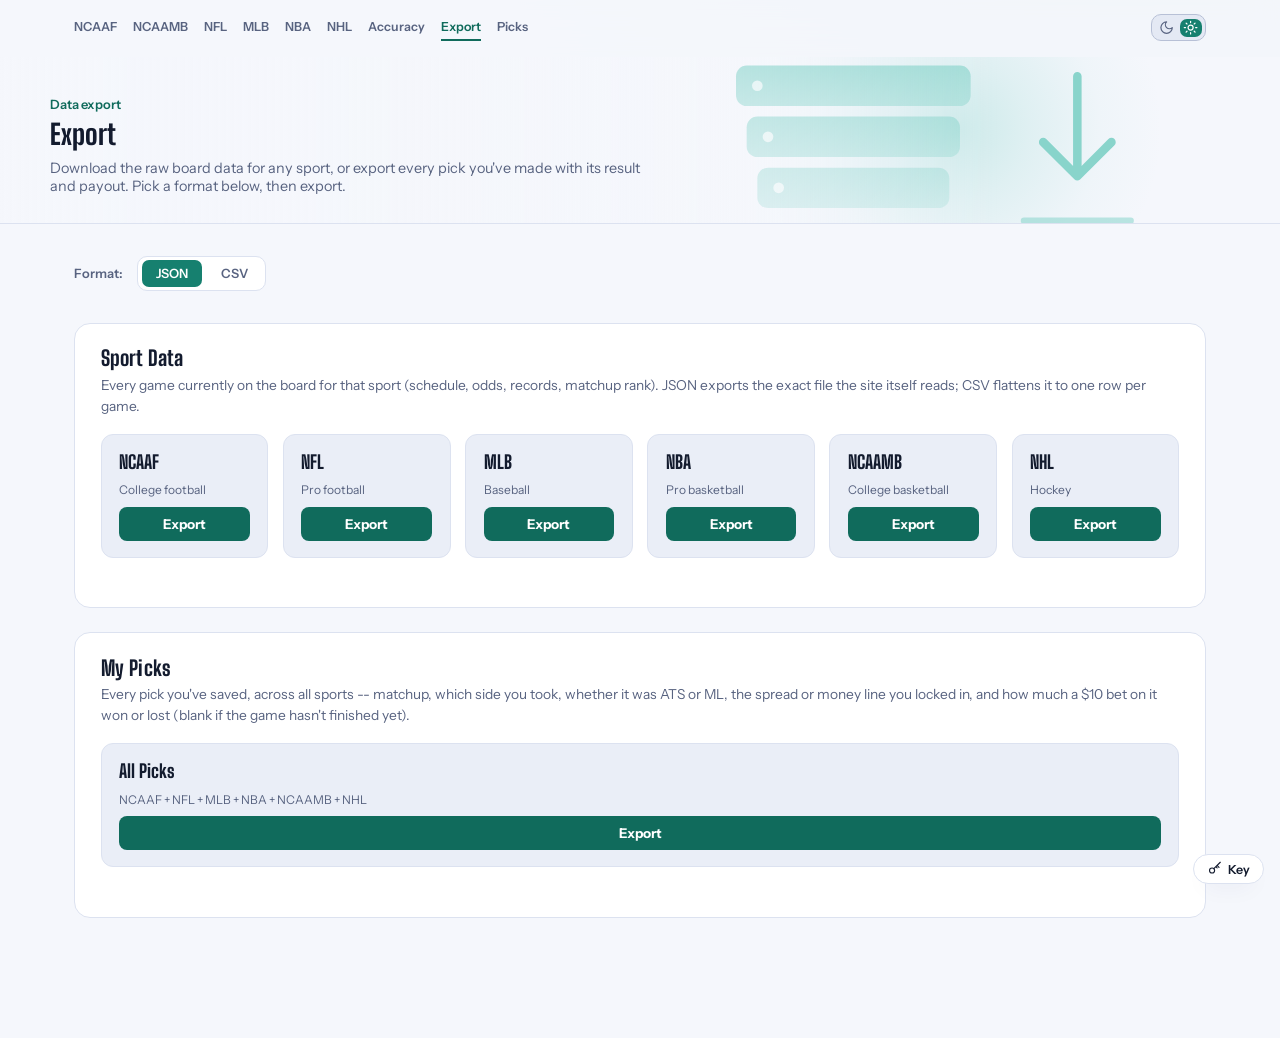
<file: export.html>
<!DOCTYPE html>
<html lang="en">
<head>
<meta charset="UTF-8">
<meta name="viewport" content="width=device-width, initial-scale=1.0">
<title>Sports Dashboard - Export</title>
<link rel="icon" type="image/svg+xml" href="assets/img/favicon-export.svg">
<link rel="preload" href="assets/fonts/instrument-sans-latin-wght-normal.woff2" as="font" type="font/woff2" crossorigin>
<link rel="preload" href="assets/fonts/big-shoulders-display-latin-wght-normal.woff2" as="font" type="font/woff2" crossorigin>
<style>
  :root{
    --bg: #0a0d10;
    --bg-panel: #12161b;
    --line: #232a31;
    --turf: #2f8f5b;
    --turf-bright: #43c179;
    --chalk: #e8ecef;
    --dim: #8a95a1;
    --gold: #e0a63c;
    --dk-green: #53d337;
    --fd-blue: #1493ff;
    --loss-red: #e2584a;
    --bg-panel2: #161b20;
    --bg-panel3: #14101c;
    --pill-bg: #000;
    --card-hover-border: #39424b;
    --empty-cell: #3d454d;
    --strong-text: #ffffff;
    --bg-top-glow: #131a1f;
    --grid-line-color: rgba(255,255,255,0.015);
    --nav-shadow: rgba(0,0,0,0.6);
    --gold-rgb: 224,166,60;
    --pick-yellow-rgb: 255,214,10;
    --purple: #a78bfa;
    --purple-rgb: 167,139,250;
    --purple-deep: #8b5cf6;
    --purple-deep-rgb: 139,92,246;
    --purple-soft: #c4b5fd;
    --toggle-bg: var(--bg-panel);
    --toggle-border: var(--line);
    --toggle-text: var(--dim);
    --on-solid: #000;
  }

  /* Light theme -- same variable names, redefined on body.light-theme so
     every rule below (already written in terms of var(--x)) flips for
     free. Turf (sport accent) is left unchanged on purpose. Yellow accents
     (--gold, --pick-yellow) become baby blue; --gold stays a touch richer
     than --pick-yellow so it reads clearly as plain text on white. The
     Gemini purple accent keeps its hue but goes a shade deeper so it still
     has enough contrast as text on a light background. */
  body.light-theme{
    --bg: #ffffff;
    --bg-panel: #f3f5f7;
    --bg-panel2: #e9edf1;
    --bg-panel3: #f1eefb;
    --line: #d7dde2;
    --chalk: #12161b;
    --dim: #5b6570;
    --gold: #1f9cd8;
    --gold-rgb: 31,156,216;
    --pick-yellow: #5ab4e1;
    --pick-yellow-rgb: 90,180,225;
    --dk-green: #1f8a0e;
    --fd-blue: #0e6fc7;
    --loss-red: #c0392b;
    --pill-bg: #eef1f3;
    --card-hover-border: #b9c2ca;
    --empty-cell: #c7ccd1;
    --strong-text: #12161b;
    --bg-top-glow: #eef4f8;
    --grid-line-color: rgba(10,20,30,0.025);
    --nav-shadow: rgba(20,30,40,0.12);
    --purple: #7c4dd6;
    --purple-rgb: 124,77,214;
    --purple-deep: #6d3fd6;
    --purple-deep-rgb: 109,63,214;
    --purple-soft: #6d3fd6;
    --toggle-bg: #dde2e6;
    --toggle-border: #aab1b8;
    --toggle-text: var(--dim);
    --on-solid: #fff;
  }

  *{box-sizing:border-box;}
  html,body{margin:0;padding:0;}
  body{
    background:
      radial-gradient(ellipse at top, var(--bg-top-glow) 0%, var(--bg) 55%),
      repeating-linear-gradient(90deg, var(--grid-line-color) 0 1px, transparent 1px 64px);
    color:var(--chalk);
    font-family:var(--font-body);
    min-height:100vh;
    padding-bottom:4rem;
  }
  .nav-bar{
    position:sticky; top:0; z-index:100;
    background:var(--bg);
    border-bottom:1px solid transparent;
    transition:border-color .15s ease, box-shadow .15s ease;
  }
  .nav-bar.stuck{
    border-bottom-color:var(--line);
    box-shadow:0 8px 20px -12px var(--nav-shadow);
  }
  .site-nav{
    max-width:1180px; margin:0 auto; padding:0.9rem 1.5rem;
    display:flex; flex-wrap:wrap; gap:1.55rem; align-items:center;
    position:relative;
  }
  .hamburger-btn{
    display:none; order:1;
    background:transparent; border:1px solid var(--line); border-radius:6px;
    color:var(--chalk); font-size:1.1rem; line-height:1;
    padding:0.32rem 0.55rem; cursor:pointer;
  }
  .nav-links{display:flex; gap:1.25rem; align-items:center; order:1;}
  .site-nav a{
    font-family:var(--font-display); font-weight:600; font-size:0.68rem;
    text-transform:uppercase; letter-spacing:0.04em;
    color:var(--dim); text-decoration:none;
    padding:0.3rem 0; border-bottom:2px solid transparent;
  }
  .site-nav a:hover{color:var(--chalk);}
  .site-nav a.active{color:var(--turf-bright); border-bottom-color:var(--turf-bright);}
  .theme-toggle{
    display:flex; gap:0.15rem; background:var(--toggle-bg);
    border:1px solid var(--toggle-border); border-radius:8px; padding:0.2rem;
    order:5; margin-left:auto;
  }
  .theme-toggle .theme-btn{
    font-family:var(--font-display); font-weight:600; font-size:0.68rem;
    display:flex; align-items:center; justify-content:center;
    background:transparent; border:none; border-radius:6px;
    padding:0.1rem 0.22rem; cursor:pointer; transition:all 0.12s ease;
  }
  .theme-toggle .theme-btn[data-theme="dark"]{color:#9aa4ad;}
  .theme-toggle .theme-btn[data-theme="light"]{color:#f5a524;}
  .theme-toggle .theme-btn.active{background:var(--turf,var(--gold));}

  @media (max-width: 760px){
    .hamburger-btn{display:flex; align-items:center; justify-content:center;}
    .nav-links{
      display:none; position:absolute; top:100%; left:0; right:0;
      flex-direction:column; align-items:flex-start; gap:0.6rem;
      background:var(--bg-panel); border:1px solid var(--line); border-top:none;
      padding:0.85rem 1.5rem; z-index:150;
    }
    .nav-links.open{display:flex;}
  }
  @media (max-width: 480px){
    .site-nav{padding-left:1rem; padding-right:1rem; gap:.35rem;}
    .hamburger-btn{padding:0.24rem 0.4rem; font-size:1rem;}
    .theme-toggle{padding:0.17rem;}
    .theme-toggle .theme-btn{width:1.38rem; height:1.38rem; font-size:0.77rem;}
  }
  @media (max-width: 380px){
    .site-nav{gap:.25rem;}
    .theme-toggle .theme-btn{width:1.21rem; height:1.21rem; font-size:0.68rem;}
  }

  .hero{
    padding:2.5rem 1.5rem 1.75rem;
    border-bottom:1px solid var(--line);
    position:relative; overflow:hidden;
  }
  .hero::before{
    content:""; position:absolute; inset:0;
    background:linear-gradient(120deg, rgba(47,143,91,0.16), transparent 55%);
    pointer-events:none;
  }
  .hero-inner{max-width:1180px;margin:0 auto;position:relative;}
  .eyebrow{
    font-family:var(--font-display); text-transform:uppercase; letter-spacing:0.22em;
    font-size:0.72rem; color:var(--turf-bright); font-weight:600;
  }
  h1{
    font-family:var(--font-display); font-weight:700;
    font-size:clamp(0.68rem, 1.7vw, 1.05rem);
    margin:0.35rem 0 0.5rem;
  }
  @media (max-width: 760px){
    h1{font-size:1.36rem;}
  }
  .hero p{color:var(--dim); font-size:0.9rem; max-width:38rem; margin:0;}

  main{max-width:1180px; margin:0 auto; padding:2rem 1.5rem;}

  .format-picker{
    display:flex; align-items:center; gap:0.9rem; margin-bottom:2rem;
  }
  .format-picker span{
    font-family:var(--font-display); font-weight:600; font-size:0.82rem;
    text-transform:uppercase; letter-spacing:0.04em; color:var(--dim);
  }
  .format-toggle{
    display:flex; gap:0.25rem; background:var(--bg-panel);
    border:1px solid var(--line); border-radius:8px; padding:0.2rem;
  }
  .format-btn{
    font-family:var(--font-display); font-weight:600; font-size:0.8rem;
    text-transform:uppercase; letter-spacing:0.04em;
    color:var(--dim); background:transparent; border:none; border-radius:6px;
    padding:0.35rem 0.9rem; cursor:pointer; transition:all 0.12s ease;
  }
  .format-btn:hover{color:var(--chalk);}
  .format-btn.active{background:var(--gold); color:var(--on-solid);}

  section.export-group{
    background:var(--bg-panel); border:1px solid var(--line); border-radius:12px;
    padding:1.4rem 1.6rem; margin-bottom:1.5rem;
  }
  section.export-group h2{
    font-family:var(--font-display); font-weight:700; font-size:1.05rem;
    text-transform:uppercase; letter-spacing:0.03em; margin:0 0 0.3rem;
    color:var(--turf-bright);
  }
  section.export-group p{color:var(--dim); font-size:0.82rem; margin:0 0 1.1rem; line-height:1.5;}

  .export-cards{display:flex; flex-wrap:wrap; gap:0.9rem;}
  .export-card{
    flex:1 1 200px; background:var(--pill-bg); border:1px solid var(--line); border-radius:10px;
    padding:1rem 1.1rem; display:flex; flex-direction:column; gap:0.6rem;
  }
  .export-card .card-title{
    font-family:var(--font-display); font-weight:700; font-size:0.95rem;
  }
  .export-card .card-sub{color:var(--dim); font-size:0.75rem;}
  .export-btn{
    font-family:var(--font-display); font-weight:600; font-size:0.78rem;
    text-transform:uppercase; letter-spacing:0.04em;
    color:var(--on-solid); background:var(--turf-bright); border:none; border-radius:6px;
    padding:0.55rem 0.9rem; cursor:pointer; transition:opacity 0.12s ease;
  }
  .export-btn:hover{opacity:0.85;}
  .export-btn:disabled{background:var(--line); color:var(--dim); cursor:not-allowed;}
  .export-btn.picks-btn{background:var(--gold);}

  .status-line{
    font-size:0.78rem; color:var(--dim); margin-top:0.6rem; min-height:1.1rem;
  }
  .status-line.error{color:var(--loss-red);}
  .status-line.ok{color:var(--dk-green);}
</style>
<link rel="stylesheet" href="assets/theme.css">
</head>
<body data-sport="export">

<div class="nav-bar">
<nav class="site-nav">
  <button type="button" class="hamburger-btn" id="hamburgerBtn" aria-label="Menu" aria-expanded="false"><svg viewBox="0 0 24 24" aria-hidden="true"><path d="M4 7h16M4 12h16M4 17h16"/></svg></button>
  <div class="nav-links" id="navLinks">
    <a href="index.html">NCAAF</a>
    <a href="ncaamb.html">NCAAMB</a>
    <a href="nfl.html">NFL</a>
    <a href="mlb.html">MLB</a>
    <a href="nba.html">NBA</a>
    <a href="nhl.html">NHL</a>
    <a href="accuracy.html">Accuracy</a>
    <a href="export.html" class="active">Export</a>
    <a href="picks.html">Picks</a>
  </div>
  <div class="theme-toggle" role="group" aria-label="Color theme">
    <button type="button" class="theme-btn" data-theme="dark" aria-label="Dark theme"><svg viewBox="0 0 24 24" aria-hidden="true"><path d="M12 3a6 6 0 0 0 9 9 9 9 0 1 1-9-9z"/></svg></button>
    <button type="button" class="theme-btn" data-theme="light" aria-label="Light theme"><svg viewBox="0 0 24 24" aria-hidden="true"><circle cx="12" cy="12" r="4"/><path d="M12 2v2M12 20v2M4.9 4.9l1.4 1.4M17.7 17.7l1.4 1.4M2 12h2M20 12h2M4.9 19.1l1.4-1.4M17.7 6.3l1.4-1.4"/></svg></button>
  </div>
</nav>
</div>

<div class="hero hero--export">
  <div class="hero-inner">
    <div class="eyebrow">Data export</div>
    <h1>Export</h1>
    <p>Download the raw board data for any sport, or export every pick you've made with its result and payout. Pick a format below, then export.</p>
  </div>
</div>

<main>
  <div class="format-picker">
    <span>Format:</span>
    <div class="format-toggle">
      <button type="button" class="format-btn active" data-format="json">JSON</button>
      <button type="button" class="format-btn" data-format="csv">CSV</button>
    </div>
  </div>

  <section class="export-group">
    <h2>Sport Data</h2>
    <p>Every game currently on the board for that sport (schedule, odds, records, matchup rank). JSON exports the exact file the site itself reads; CSV flattens it to one row per game.</p>
    <div class="export-cards">
      <div class="export-card">
        <div class="card-title">NCAAF</div>
        <div class="card-sub">College football</div>
        <button type="button" class="export-btn" data-sport="cfb">Export</button>
      </div>
      <div class="export-card">
        <div class="card-title">NFL</div>
        <div class="card-sub">Pro football</div>
        <button type="button" class="export-btn" data-sport="nfl">Export</button>
      </div>
      <div class="export-card">
        <div class="card-title">MLB</div>
        <div class="card-sub">Baseball</div>
        <button type="button" class="export-btn" data-sport="mlb">Export</button>
      </div>
      <div class="export-card">
        <div class="card-title">NBA</div>
        <div class="card-sub">Pro basketball</div>
        <button type="button" class="export-btn" data-sport="nba">Export</button>
      </div>
      <div class="export-card">
        <div class="card-title">NCAAMB</div>
        <div class="card-sub">College basketball</div>
        <button type="button" class="export-btn" data-sport="ncaamb">Export</button>
      </div>
      <div class="export-card">
        <div class="card-title">NHL</div>
        <div class="card-sub">Hockey</div>
        <button type="button" class="export-btn" data-sport="nhl">Export</button>
      </div>
    </div>
    <div class="status-line" id="sportStatus"></div>
  </section>

  <section class="export-group">
    <h2>My Picks</h2>
    <p>Every pick you've saved, across all sports -- matchup, which side you took, whether it was ATS or ML, the spread or money line you locked in, and how much a $10 bet on it won or lost (blank if the game hasn't finished yet).</p>
    <div class="export-cards">
      <div class="export-card">
        <div class="card-title">All Picks</div>
        <div class="card-sub">NCAAF + NFL + MLB + NBA + NCAAMB + NHL</div>
        <button type="button" class="export-btn picks-btn" id="exportPicksBtn">Export</button>
      </div>
    </div>
    <div class="status-line" id="picksStatus"></div>
  </section>
</main>

<script src="picks-store.js"></script>
<script>
(function(){
  const bar = document.querySelector('.nav-bar');
  if (!bar) return;
  const onScroll = () => bar.classList.toggle('stuck', window.scrollY > 2);
  onScroll();
  window.addEventListener('scroll', onScroll, { passive: true });
})();
initThemeToggle();
initHamburgerMenu();
</script>
<script src="site-key.js"></script>
<script>
const SPORT_URLS = { cfb: 'data/ncaaf_dashboard.json', nfl: 'data/nfl_dashboard.json', mlb: 'data/mlb_dashboard.json', nba: 'data/nba_dashboard.json', ncaamb: 'data/ncaamb_dashboard.json', nhl: 'data/nhl_dashboard.json' };
const SPORT_LABEL = { cfb: 'NCAAF', nfl: 'NFL', mlb: 'MLB', nba: 'NBA', ncaamb: 'NCAAMB', nhl: 'NHL' };
// SCORES_URL is already declared in picks-store.js (loaded above)

let currentFormat = 'json';

document.querySelectorAll('.format-btn').forEach(btn => {
  btn.addEventListener('click', () => {
    document.querySelectorAll('.format-btn').forEach(b => b.classList.remove('active'));
    btn.classList.add('active');
    currentFormat = btn.dataset.format;
  });
});

function setStatus(id, msg, cls) {
  const el = document.getElementById(id);
  el.textContent = msg || '';
  el.className = 'status-line' + (cls ? ' ' + cls : '');
}

function downloadBlob(filename, content, mime) {
  const blob = new Blob([content], { type: mime });
  const url = URL.createObjectURL(blob);
  const a = document.createElement('a');
  a.href = url;
  a.download = filename;
  document.body.appendChild(a);
  a.click();
  a.remove();
  URL.revokeObjectURL(url);
}

// Basic RFC4180-ish CSV escaping: wrap in quotes and double up any quotes
// whenever a value contains a comma, quote, or newline.
function csvCell(val) {
  if (val === null || val === undefined) return '';
  const s = String(val);
  if (/[",\n]/.test(s)) return '"' + s.replace(/"/g, '""') + '"';
  return s;
}

function toCsv(rows, columns) {
  const header = columns.map(csvCell).join(',');
  const lines = rows.map(row => columns.map(col => csvCell(row[col])).join(','));
  return [header, ...lines].join('\r\n');
}

// ---------------------------------------------------------------------
// Sport data export
// ---------------------------------------------------------------------

function flattenSportGames(sport, data) {
  const rows = [];
  (data.weeks || []).forEach(period => {
    const periodLabel = sport === 'mlb'
      ? (period.day_label || period.date || '')
      : `Week ${period.week}`;
    (period.days || []).forEach(day => {
      (day.time_slots || []).forEach(slot => {
        (slot.games || []).forEach(g => {
          const dk = g.odds && g.odds.draftkings || {};
          const fd = g.odds && g.odds.fanduel || {};
          const dkTotal = dk.total || {};
          const fdTotal = fd.total || {};
          rows.push({
            'Period': periodLabel,
            'Date': day.date || '',
            'Weekday': day.weekday || '',
            'Time Slot': slot.slot || '',
            'Away Team': g.away_team || '',
            'Away Record': g.away_record || '',
            'Home Team': g.home_team || '',
            'Home Record': g.home_record || '',
            'Channel': g.channel || '',
            'Venue': g.venue || '',
            'Start Time (UTC)': g.start_time || '',
            'DK Spread Away': dk.spread && dk.spread.away ? dk.spread.away.line : '',
            'DK Spread Home': dk.spread && dk.spread.home ? dk.spread.home.line : '',
            'DK ML Away': dk.moneyline && dk.moneyline.away ? dk.moneyline.away.american : '',
            'DK ML Home': dk.moneyline && dk.moneyline.home ? dk.moneyline.home.american : '',
            'DK Total Line': dkTotal.over ? dkTotal.over.line : (dkTotal.under ? dkTotal.under.line : ''),
            'DK Total Over Odds': dkTotal.over ? dkTotal.over.american : '',
            'DK Total Under Odds': dkTotal.under ? dkTotal.under.american : '',
            'FD Spread Away': fd.spread && fd.spread.away ? fd.spread.away.line : '',
            'FD Spread Home': fd.spread && fd.spread.home ? fd.spread.home.line : '',
            'FD ML Away': fd.moneyline && fd.moneyline.away ? fd.moneyline.away.american : '',
            'FD ML Home': fd.moneyline && fd.moneyline.home ? fd.moneyline.home.american : '',
            'FD Total Line': fdTotal.over ? fdTotal.over.line : (fdTotal.under ? fdTotal.under.line : ''),
            'FD Total Over Odds': fdTotal.over ? fdTotal.over.american : '',
            'FD Total Under Odds': fdTotal.under ? fdTotal.under.american : '',
            'Matchup Rank': g.matchup_rank != null ? g.matchup_rank : '',
            'Slot Pick': g.is_slot_pick ? 'Yes' : 'No',
          });
        });
      });
    });
  });
  return rows;
}

const SPORT_CSV_COLUMNS = [
  'Period', 'Date', 'Weekday', 'Time Slot', 'Away Team', 'Away Record',
  'Home Team', 'Home Record', 'Channel', 'Venue', 'Start Time (UTC)',
  'DK Spread Away', 'DK Spread Home', 'DK ML Away', 'DK ML Home',
  'DK Total Line', 'DK Total Over Odds', 'DK Total Under Odds',
  'FD Spread Away', 'FD Spread Home', 'FD ML Away', 'FD ML Home',
  'FD Total Line', 'FD Total Over Odds', 'FD Total Under Odds',
  'Matchup Rank', 'Slot Pick',
];

document.querySelectorAll('.export-btn[data-sport]').forEach(btn => {
  btn.addEventListener('click', async () => {
    const sport = btn.dataset.sport;
    setStatus('sportStatus', `Fetching ${SPORT_LABEL[sport]} data...`);
    try {
      const res = await fetch(SPORT_URLS[sport], { cache: 'no-store' });
      if (!res.ok) throw new Error(`HTTP ${res.status}`);
      const data = await res.json();
      if (currentFormat === 'json') {
        downloadBlob(`${sport}_dashboard.json`, JSON.stringify(data, null, 2), 'application/json');
      } else {
        const rows = flattenSportGames(sport, data);
        downloadBlob(`${sport}_dashboard.csv`, toCsv(rows, SPORT_CSV_COLUMNS), 'text/csv');
      }
      setStatus('sportStatus', `Downloaded ${SPORT_LABEL[sport]} (${currentFormat.toUpperCase()}).`, 'ok');
    } catch (e) {
      setStatus('sportStatus', `Couldn't export ${SPORT_LABEL[sport]}: ${e.message}`, 'error');
    }
  });
});

// ---------------------------------------------------------------------
// Picks export
// ---------------------------------------------------------------------

const PICKS_CSV_COLUMNS = [
  'Sport', 'Period', 'Date', 'Weekday', 'Time Slot', 'Away Team', 'Home Team',
  'Channel', 'Pick Type', 'Your Pick', 'Spread', 'Money Line', 'Total Line',
  'Result', 'Amount Won/Lost ($10 bet)',
];

function buildPickRows(sport, data, scores) {
  const rows = [];
  const label = SPORT_LABEL[sport];
  (data.weeks || []).forEach(period => {
    const periodLabel = sport === 'mlb'
      ? (period.day_label || period.date || '')
      : `Week ${period.week}`;
    (period.days || []).forEach(day => {
      (day.time_slots || []).forEach(slot => {
        (slot.games || []).forEach(g => {
          // A game can carry both a main (ATS/ML) pick and a total (O/U)
          // pick at once (see togglePick in picks-store.js) -- each is
          // graded and paid out independently, so each gets its own row.
          const picks = [getMainPick(sport, g.id), getTotalPick(sport, g.id)].filter(Boolean);
          if (!picks.length) return;
          const gScore = (scores[sport] || {})[String(g.id)];

          picks.forEach(pick => {
            const outcome = _myPickResult(g, gScore, pick);
            const entry = pick.odds ? (pick.odds.draftkings || pick.odds.fanduel) : null;
            const pickedTeam = pick.side === 'home' ? g.home_team
              : pick.side === 'away' ? g.away_team
              : null;
            let payout10 = pick.payout10;
            if (payout10 === undefined) payout10 = calcPayout(entry ? entry.american : null, 10);
            let amount = '';
            let result = 'Pending';
            if (outcome === 'hit') { result = 'Win'; amount = payout10 != null ? payout10 : ''; }
            else if (outcome === 'miss') { result = 'Loss'; amount = -10; }

            const pickTypeLabel = pick.market === 'spread' ? 'ATS'
              : pick.market === 'total' ? 'O/U'
              : 'ML';
            const yourPick = pick.market === 'total'
              ? (pick.side === 'over' ? 'Over' : 'Under')
              : `${pickedTeam || ''} (${pick.side === 'home' ? 'Home' : 'Away'})`;

            rows.push({
              'Sport': label,
              'Period': periodLabel,
              'Date': day.date || '',
              'Weekday': day.weekday || '',
              'Time Slot': slot.slot || '',
              'Away Team': g.away_team || '',
              'Home Team': g.home_team || '',
              'Channel': g.channel || '',
              'Pick Type': pickTypeLabel,
              'Your Pick': yourPick,
              'Spread': pick.market === 'spread' && entry ? entry.line : '',
              'Money Line': pick.market === 'moneyline' && entry ? entry.american : '',
              'Total Line': pick.market === 'total' && entry ? entry.line : '',
              'Result': result,
              'Amount Won/Lost ($10 bet)': amount,
            });
          });
        });
      });
    });
  });
  return rows;
}

document.getElementById('exportPicksBtn').addEventListener('click', async () => {
  setStatus('picksStatus', 'Gathering picks...');
  try {
    const sports = ['cfb', 'nfl', 'mlb', 'nba', 'ncaamb', 'nhl'];
    const [datasets, scoresRes] = await Promise.all([
      Promise.all(sports.map(async sport => {
        try {
          const res = await fetch(SPORT_URLS[sport], { cache: 'no-store' });
          if (!res.ok) return { sport, data: null };
          return { sport, data: await res.json() };
        } catch (e) { return { sport, data: null }; }
      })),
      fetch(SCORES_URL, { cache: 'no-store' }).then(r => r.ok ? r.json() : {}).catch(() => ({})),
    ]);
    const scores = scoresRes || {};

    let allRows = [];
    datasets.forEach(({ sport, data }) => {
      if (!data) return;
      allRows = allRows.concat(buildPickRows(sport, data, scores));
    });

    if (allRows.length === 0) {
      setStatus('picksStatus', "No saved picks found on this board's current data -- a pick made on a game that's since aged off the board won't show up here.", 'error');
      return;
    }

    if (currentFormat === 'json') {
      downloadBlob('my_picks.json', JSON.stringify(allRows, null, 2), 'application/json');
    } else {
      downloadBlob('my_picks.csv', toCsv(allRows, PICKS_CSV_COLUMNS), 'text/csv');
    }
    setStatus('picksStatus', `Exported ${allRows.length} pick(s) (${currentFormat.toUpperCase()}).`, 'ok');
  } catch (e) {
    setStatus('picksStatus', `Couldn't export picks: ${e.message}`, 'error');
  }
});
</script>
<script src="assets/nav-fit.js"></script>
</body>
</html>
</file>
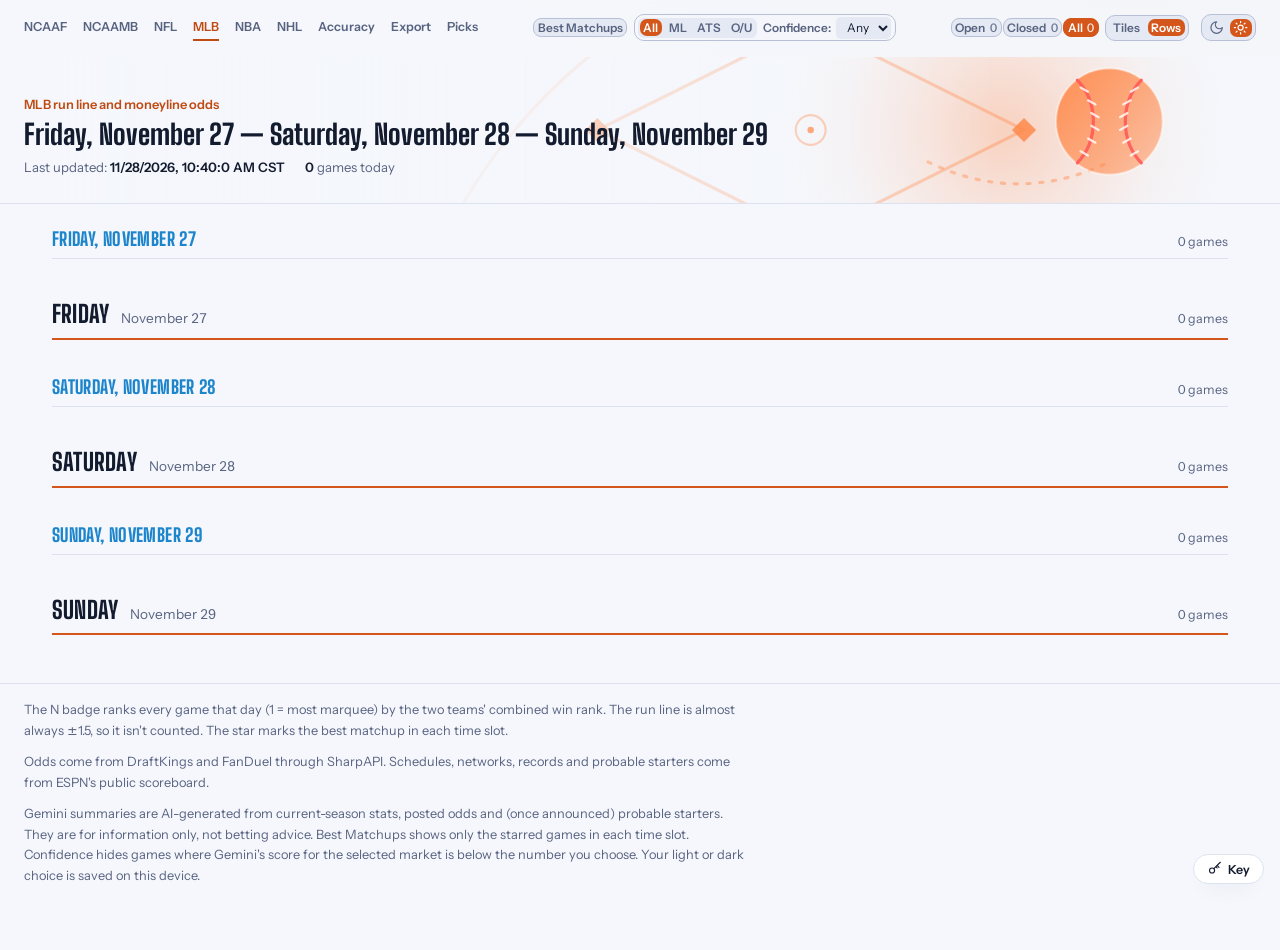
<file: mlb.html>
<!DOCTYPE html>
<html lang="en">
<head>
<meta charset="UTF-8">
<meta name="viewport" content="width=device-width, initial-scale=1.0">
<title>Sports Dashboard - MLB</title>
<link rel="icon" type="image/svg+xml" href="assets/img/favicon-mlb.svg">
<link rel="preload" href="assets/fonts/instrument-sans-latin-wght-normal.woff2" as="font" type="font/woff2" crossorigin>
<link rel="preload" href="assets/fonts/big-shoulders-display-latin-wght-normal.woff2" as="font" type="font/woff2" crossorigin>
<style>
  :root{
    --bg: #0a0d10;
    --bg-panel: #12161b;
    --line: #232a31;
    --turf: #8f4a2f;
    --turf-bright: #c17a43;
    --chalk: #e8ecef;
    --dim: #8a95a1;
    --gold: #e0a63c;
    --dk-green: #53d337;
    --fd-blue: #1493ff;
    --loss-red: #e2584a;
    --pick-yellow: #ffd60a;
    --bg-panel2: #161b20;
    --bg-panel3: #14101c;
    --pill-bg: #000;
    --card-hover-border: #39424b;
    --empty-cell: #3d454d;
    --strong-text: #ffffff;
    --bg-top-glow: #131a1f;
    --grid-line-color: rgba(255,255,255,0.015);
    --nav-shadow: rgba(0,0,0,0.6);
    --gold-rgb: 224,166,60;
    --pick-yellow-rgb: 255,214,10;
    --purple: #a78bfa;
    --purple-rgb: 167,139,250;
    --purple-deep: #8b5cf6;
    --purple-deep-rgb: 139,92,246;
    --purple-soft: #c4b5fd;
    --toggle-bg: var(--bg-panel);
    --toggle-border: var(--line);
    --toggle-text: var(--dim);
    --on-solid: #000;
  }

  /* Light theme -- same variable names, redefined on body.light-theme so
     every rule below (already written in terms of var(--x)) flips for
     free. Turf (sport accent) is left unchanged on purpose. Yellow accents
     (--gold, --pick-yellow) become baby blue; --gold stays a touch richer
     than --pick-yellow so it reads clearly as plain text on white. The
     Gemini purple accent keeps its hue but goes a shade deeper so it still
     has enough contrast as text on a light background. */
  body.light-theme{
    --bg: #ffffff;
    --bg-panel: #f3f5f7;
    --bg-panel2: #e9edf1;
    --bg-panel3: #f1eefb;
    --line: #d7dde2;
    --chalk: #12161b;
    --dim: #5b6570;
    --gold: #1f9cd8;
    --gold-rgb: 31,156,216;
    --pick-yellow: #5ab4e1;
    --pick-yellow-rgb: 90,180,225;
    --dk-green: #1f8a0e;
    --fd-blue: #0e6fc7;
    --loss-red: #c0392b;
    --pill-bg: #eef1f3;
    --card-hover-border: #b9c2ca;
    --empty-cell: #c7ccd1;
    --strong-text: #12161b;
    --bg-top-glow: #eef4f8;
    --grid-line-color: rgba(10,20,30,0.025);
    --nav-shadow: rgba(20,30,40,0.12);
    --purple: #7c4dd6;
    --purple-rgb: 124,77,214;
    --purple-deep: #6d3fd6;
    --purple-deep-rgb: 109,63,214;
    --purple-soft: #6d3fd6;
    --toggle-bg: #dde2e6;
    --toggle-border: #aab1b8;
    --toggle-text: var(--dim);
    --on-solid: #fff;
  }

  *{box-sizing:border-box;}
  html,body{margin:0;padding:0;}
  body{
    background:
      radial-gradient(ellipse at top, var(--bg-top-glow) 0%, var(--bg) 55%),
      repeating-linear-gradient(90deg, var(--grid-line-color) 0 1px, transparent 1px 64px);
    color:var(--chalk);
    font-family:var(--font-body);
    min-height:100vh;
    padding-bottom:4rem;
  }

  .nav-bar{
    position:sticky; top:0; z-index:100;
    background:var(--bg);
    border-bottom:1px solid transparent;
    transition:border-color .15s ease, box-shadow .15s ease;
  }
  .nav-bar.stuck{
    border-bottom-color:var(--line);
    box-shadow:0 8px 20px -12px var(--nav-shadow);
  }
  .site-nav{
    max-width:1180px; margin:0 auto; padding:0.9rem 1.5rem;
    display:flex; flex-wrap:wrap; gap:.5rem; align-items:center;
    position:relative;
  }
  .hamburger-btn{
    display:none; order:1;
    background:transparent; border:1px solid var(--line); border-radius:6px;
    color:var(--chalk); font-size:1.1rem; line-height:1;
    padding:0.32rem 0.55rem; cursor:pointer;
  }
  .nav-links{display:flex; gap:1.25rem; align-items:center; order:1;}
  .site-nav a{
    font-family:var(--font-display); font-weight:600; font-size:0.68rem;
    text-transform:uppercase; letter-spacing:0.04em;
    color:var(--dim); text-decoration:none;
    padding:0.3rem 0; border-bottom:2px solid transparent;
  }
  .site-nav a:hover{color:var(--chalk);}
  .site-nav a.active{color:var(--turf-bright); border-bottom-color:var(--turf-bright);}
  .status-pills{display:flex; gap:0.1rem; align-items:center; order:3;}
  .status-pill{
    display:flex; align-items:center; gap:0.3rem;
    font-family:var(--font-display); font-weight:600; font-size:0.68rem;
    text-transform:uppercase; letter-spacing:0.03em;
    color:var(--toggle-text); background:var(--toggle-bg); border:1px solid var(--toggle-border); border-radius:6px;
    padding:0.1rem 0.22rem; cursor:pointer; transition:all 0.12s ease;
  }
  .status-pill:hover{color:var(--chalk);}
  .status-pill.active{background:var(--turf); color:var(--on-solid); border-color:var(--turf);}
  .pill-count{font-family:var(--font-body); font-weight:500; opacity:0.85;}
  .view-toggle{
    display:flex; gap:0.25rem; background:var(--toggle-bg);
    border:1px solid var(--toggle-border); border-radius:8px; padding:0.2rem;
    order:4; margin-left:auto;
  }
  .view-toggle .view-btn{
    font-family:var(--font-display); font-weight:600; font-size:0.68rem;
    text-transform:uppercase; letter-spacing:0.04em;
    color:var(--toggle-text); background:transparent; border:none; border-radius:6px;
    padding:0.1rem 0.22rem; cursor:pointer; transition:all 0.12s ease;
  }
  .view-toggle .view-btn:hover{color:var(--chalk);}
  .view-toggle .view-btn.active{background:var(--turf); color:var(--on-solid);}
  .theme-toggle{
    display:flex; gap:0.15rem; background:var(--toggle-bg);
    border:1px solid var(--toggle-border); border-radius:8px; padding:0.2rem;
    order:5; margin-left:0.35rem;
  }
  .theme-toggle .theme-btn{
    font-family:var(--font-display); font-weight:600; font-size:0.68rem;
    display:flex; align-items:center; justify-content:center;
    background:transparent; border:none; border-radius:6px;
    padding:0.1rem 0.22rem; cursor:pointer; transition:all 0.12s ease;
  }
  .theme-toggle .theme-btn[data-theme="dark"]{color:#9aa4ad;}
  .theme-toggle .theme-btn[data-theme="light"]{color:#f5a524;}
  .theme-toggle .theme-btn.active{background:var(--turf,var(--gold));}

  /* Filter options now live inline in the nav bar itself (same sticky
     element, same background) instead of a separate bar underneath --
     order:2 puts them between the menu links and the status pills on
     desktop; the mobile media query below reorders them onto their own
     second line. */
  .filter-bar-inner{
    display:flex; flex-wrap:wrap; gap:0.6rem; align-items:center;
    justify-content:center;
    flex:1 1 auto; order:2;
  }
  .filter-pill{
    font-family:var(--font-display); font-weight:600; font-size:0.68rem;
    text-transform:uppercase; letter-spacing:0.04em;
    color:var(--toggle-text); background:var(--toggle-bg); border:1px solid var(--toggle-border); border-radius:6px;
    padding:0.1rem 0.22rem; cursor:pointer; transition:all 0.12s ease;
  }
  .filter-pill:hover{color:var(--chalk);}
  .filter-pill.active{background:var(--turf); color:var(--on-solid); border-color:var(--turf);}

  .filter-conf-group{
    display:flex; align-items:center; gap:0.5rem;
    border:1px solid var(--toggle-border); border-radius:8px;
    padding:0.1rem 0.22rem;
  }
  .conf-type-toggle{
    display:flex; gap:0.2rem; background:var(--toggle-bg); border-radius:6px; padding:0.1rem;
  }
  .conf-type-btn{
    font-family:var(--font-display); font-weight:600; font-size:0.68rem;
    text-transform:uppercase; letter-spacing:0.03em;
    color:var(--toggle-text); background:transparent; border:none; border-radius:5px;
    padding:0.1rem 0.22rem; cursor:pointer; transition:all 0.12s ease;
  }
  .conf-type-btn:hover{color:var(--chalk);}
  .conf-type-btn.active{background:var(--turf); color:var(--on-solid);}
  .filter-conf{display:flex; align-items:center; gap:0.35rem;}
  .filter-conf label{
    font-family:var(--font-display); font-weight:600; font-size:0.68rem;
    text-transform:uppercase; letter-spacing:0.03em; color:var(--toggle-text);
  }
  .filter-conf select{
    background:var(--toggle-bg); color:var(--chalk); border:none;
    border-radius:5px; padding:0.18rem 0.4rem; font-family:var(--font-body);
    font-size:0.68rem; cursor:pointer;
  }

  /* Below this width the links + filters + toggle can't fit on one line --
     drop the filters to their own full-width second line inside the same
     sticky nav bar (order swap so links/toggle stay on line 1). */
  /* Below this width the links + filters + pills + toggle can't fit on one
     line. Hamburger replaces the inline nav links (which become a
     dropdown), and Best-Slot-Matchups/Confidence drop to their own full-
     width second line, while Hamburger/Open/Closed/All/Tiles/Rows stay
     together on line 1. */
  @media (max-width: 760px){
    .hamburger-btn{display:flex; align-items:center; justify-content:center;}
    .nav-links{
      display:none; position:absolute; top:100%; left:0; right:0;
      flex-direction:column; align-items:flex-start; gap:0.6rem;
      background:var(--bg-panel); border:1px solid var(--line); border-top:none;
      padding:0.85rem 1.5rem; z-index:150;
    }
    .nav-links.open{display:flex;}
    .status-pills{order:2;}
    .view-toggle{order:3; margin-left:0;}
    .theme-toggle{order:4; margin-left:0.3rem;}
    .filter-bar-inner{order:5; flex:1 1 100%; justify-content:flex-start;}
  }

  /* Line 1 (hamburger / Open-Closed-All / Tiles-Rows / theme toggle) must
     never wrap onto two lines -- shrink its own text/padding instead as
     the screen narrows, rather than letting the theme toggle spill onto
     its own row. */
  @media (max-width: 480px){
    .site-nav{padding-left:1rem; padding-right:1rem; gap:.35rem;}
    .hamburger-btn{padding:0.24rem 0.4rem; font-size:1rem;}
    .status-pill{font-size:0.76rem; padding:0.1rem 0.2rem; gap:0.2rem;}
    .view-toggle{padding:0.17rem; gap:0.17rem;}
    .view-toggle .view-btn{font-size:0.76rem; padding:0.1rem 0.22rem;}
    .theme-toggle{padding:0.17rem; margin-left:0.22rem;}
    .theme-toggle .theme-btn{width:1.28rem; height:1.28rem; font-size:0.7rem;}
    .filter-pill{font-size:0.76rem; padding:0.1rem 0.2rem;}
    .conf-type-btn{font-size:0.76rem; padding:0.1rem 0.2rem;}
    .filter-conf label{font-size:0.76rem;}
    .filter-conf select{font-size:0.76rem; padding:0.16rem 0.34rem;}
  }
  @media (max-width: 380px){
    .site-nav{gap:.25rem;}
    .status-pill{font-size:0.7rem; padding:0.08rem 0.17rem;}
    .view-toggle .view-btn{font-size:0.7rem; padding:0.08rem 0.18rem;}
    .theme-toggle .theme-btn{width:1.12rem; height:1.12rem; font-size:0.62rem;}
    .filter-pill{font-size:0.7rem; padding:0.08rem 0.17rem;}
    .conf-type-btn{font-size:0.7rem; padding:0.08rem 0.17rem;}
    .filter-conf label{font-size:0.7rem;}
    .filter-conf select{font-size:0.7rem; padding:0.13rem 0.28rem;}
  }


  .week-block{margin-top:2.25rem;}
  .week-block:first-child{margin-top:1.5rem;}
  .week-heading{
    display:flex; align-items:baseline; gap:0.75rem;
    padding-bottom:0.5rem; margin-bottom:0.25rem;
    border-bottom:1px dashed var(--line);
  }
  .week-heading .week-name{
    font-family:var(--font-display); font-weight:700; font-size:1.15rem;
    text-transform:uppercase; letter-spacing:0.05em; color:var(--gold);
  }
  .week-heading .week-count{margin-left:auto; color:var(--dim); font-size:0.78rem;}
  .week-empty{color:var(--dim); font-size:0.85rem; padding:0.5rem 0 1.5rem;}

  /* Rows view: same card markup, laid out as a column-aligned table instead of
     tiles. Every row is a CSS grid using the same fixed column tracks (Rank /
     TV / Team / Odds / Buttons), so all rows line up with each other going
     down the page no matter which day or time slot they're in. The row list
     is inset from the page edges rather than running edge-to-edge. */
  body.row-view .site-nav,
  body.row-view .hero-inner,
  body.row-view footer,
  body.row-view .status{
    max-width:1760px;
  }
  body.row-view main{
    max-width:1480px;
    padding:0 3.25rem;
  }
  body.row-view .grid{
    display:flex; flex-direction:column; gap:0.85rem;
    margin:0 1.75rem;
  }
  body.row-view .card{
    display:grid;
    grid-template-columns:auto auto minmax(180px,1fr) 300px 205px;
    grid-template-rows:auto auto;
    align-items:center;
    column-gap:0.15rem;
    padding:0.35rem 0.7rem;
    position:relative;
  }
  body.row-view .card.slot-pick{padding-top:1rem;}
  body.row-view .pick-banner{
    position:absolute; top:-0.35rem; left:0.9rem;
    width:188px;
    display:flex; flex-direction:column; align-items:center; justify-content:center;
    gap:0.05rem; line-height:1.15; text-align:center;
    border-radius:6px; padding:0.3rem 0.4rem; margin:0; white-space:normal;
    font-size:0.58rem; z-index:2;
  }
  body.row-view .card-top{display:contents;}
  body.row-view .card-top .score-badge{
    grid-column:1; grid-row:1 / 3; justify-self:start; align-self:center;
    margin-right:0.45rem;
  }
  body.row-view .card-top .channel-pill{
    grid-column:2; grid-row:1 / 3; justify-self:start; align-self:center;
    margin-right:0.4rem;
  }
  body.row-view .matchup{
    grid-column:3; grid-row:1;
    margin:0; overflow-x:visible; white-space:normal; flex-wrap:wrap;
  }
  body.row-view .subline{
    grid-column:3; grid-row:2;
    margin:0; flex-direction:row; gap:0.6rem;
  }
  body.row-view table.odds,
  body.row-view .no-odds{
    grid-column:4; grid-row:1 / 3;
    width:100%;
  }
  body.row-view table.odds{table-layout:fixed; font-size:0.7rem;}
  body.row-view table.odds th{font-size:0.6rem; padding-bottom:0.2rem; line-height:1.15;}
  body.row-view table.odds td{padding:0.18rem 0;}
  body.row-view .book{font-size:0.64rem;}
  body.row-view table.odds th:first-child,
  body.row-view table.odds td:first-child{width:20px;}
  body.row-view .no-odds{font-size:0.68rem;}
  body.row-view .pick-toolbar{
    grid-column:5; grid-row:1 / 3;
    margin:0; width:100%; align-self:start;
    display:flex; flex-direction:column; height:100%;
  }
  body.row-view .pick-toolbar-payout{
    display:flex; flex-direction:column; justify-content:center; gap:0.05rem;
    min-height:1.65rem; padding:0 0.1rem;
  }
  body.row-view .pick-toolbar-payout .payout-summary{
    margin-top:0; font-size:0.58rem; text-align:left; white-space:nowrap;
    overflow:hidden; text-overflow:ellipsis;
  }
  body.row-view .pick-buttons{
    display:grid; grid-template-columns:repeat(3,1fr); gap:0.22rem;
    margin-top:0; flex:1;
  }
  body.row-view .pick-btn{min-width:0; font-size:0.62rem; padding:0.32rem 0.2rem; overflow-wrap:break-word;}
  /* Below this width there isn't enough room for a true single-line row even
     with the wider container, so let each row scroll horizontally instead
     of wrapping onto a second line. */
  @media (max-width: 1400px){
    body.row-view .grid{overflow-x:visible;}
    body.row-view .card{overflow-x:auto; scrollbar-width:none; -ms-overflow-style:none;}
    body.row-view .card::-webkit-scrollbar{display:none;}
  }
  @media (max-width: 900px){
    body.row-view main{padding:0 1.5rem;}
    body.row-view .grid{margin:0;}
    body.row-view .card{
      display:flex; flex-direction:column; align-items:stretch; overflow-x:visible;
    }
    body.row-view .card-top{display:flex; justify-content:space-between; align-items:center; width:auto;}
    body.row-view .card-top .score-badge,
    body.row-view .card-top .channel-pill{grid-column:auto; grid-row:auto;}
    body.row-view .matchup,
    body.row-view .subline,
    body.row-view table.odds,
    body.row-view .no-odds,
    body.row-view .pick-toolbar{width:auto; grid-column:auto; grid-row:auto;}
  }

  .hero{
    padding:2.5rem 1.5rem 1.75rem;
    border-bottom:1px solid var(--line);
    position:relative;
    overflow:hidden;
  }
  .hero::before{
    content:"";
    position:absolute; inset:0;
    background:linear-gradient(120deg, rgba(47,95,143,0.18), transparent 55%);
    pointer-events:none;
  }
  .hero-inner{max-width:1180px;margin:0 auto;position:relative;}
  .eyebrow{
    font-family:var(--font-display);
    text-transform:uppercase;
    letter-spacing:0.22em;
    font-size:0.72rem;
    color:var(--turf-bright);
    font-weight:600;
  }
  h1{
    font-family:var(--font-display);
    font-weight:700;
    font-size:clamp(0.68rem, 1.7vw, 1.05rem);
    margin:0.35rem 0 0.5rem;
    letter-spacing:-0.01em;
  }
  /* Desktop keeps the clamp() above; mobile gets its own fixed size
     (roughly double what the clamp's mobile-width minimum resolves to)
     since the clamp's vw-based scaling stays pinned at its floor on
     narrow screens. */
  @media (max-width: 760px){
    h1{font-size:1.36rem;}
  }
  .meta-row{
    display:flex; flex-wrap:wrap; gap:1.25rem;
    color:var(--dim); font-size:0.82rem; margin-top:0.5rem;
  }
  .meta-row b{color:var(--chalk); font-weight:600;}

  main{max-width:1180px;margin:0 auto; padding:0 1.5rem;}

  .day-block{margin-top:2.5rem;}
  .day-heading{
    display:flex; align-items:baseline; gap:0.75rem;
    padding-bottom:0.6rem; margin-bottom:1.1rem;
    border-bottom:2px solid var(--turf);
  }
  .day-heading .weekday{
    font-family:var(--font-display); font-weight:700; font-size:1.5rem;
    text-transform:uppercase; letter-spacing:0.02em;
  }
  .day-heading .date{color:var(--dim); font-size:0.85rem;}
  .day-heading .preseason-tag{
    font-family:var(--font-body); font-weight:600; font-size:0.68rem;
    text-transform:uppercase; letter-spacing:0.04em;
    color:var(--gold); border:1px solid rgba(var(--gold-rgb),0.5);
    background:rgba(var(--gold-rgb),0.12);
    padding:0.15rem 0.5rem; border-radius:999px;
  }
  @media (max-width: 480px){
    .day-heading{gap:0.5rem;}
    .day-heading .weekday{font-size:1.2rem;}
    .day-heading .date{font-size:0.65rem;}
    .day-heading .preseason-tag{font-size:0.6rem; padding:0.1rem 0.4rem;}
  }
  .day-heading .count{
    margin-left:auto; color:var(--dim); font-size:0.78rem;
  }

  .slot-block{margin-bottom:1.75rem;}
  .slot-block:last-child{margin-bottom:0;}
  .slot-heading{
    display:flex; align-items:baseline; gap:0.6rem; flex-wrap:wrap;
    margin-bottom:0.7rem;
  }
  .slot-heading .slot-name{
    font-family:var(--font-display); font-weight:600; font-size:0.95rem;
    text-transform:uppercase; letter-spacing:0.08em; color:var(--turf-bright);
  }
  .slot-heading .slot-icon{font-size:0.9rem;}
  .slot-heading::after{
    content:""; flex:1; height:1px; background:var(--line);
  }
  .slot-heading .slot-count{color:var(--dim); font-size:0.72rem;}
  .slot-heading a.slot-regional-link{
    font-size:0.72rem; color:var(--turf-bright); text-decoration:none;
    white-space:nowrap;
  }
  .slot-heading a.slot-regional-link:hover{text-decoration:underline;}

  .grid{
    display:grid;
    grid-template-columns:repeat(auto-fill, minmax(340px, 1fr));
    gap:1rem;
  }

  .card{
    background:var(--bg-panel);
    border:1px solid var(--line);
    border-radius:10px;
    padding:1.1rem 1.2rem 1.2rem;
    position:relative;
    transition:border-color .15s ease, transform .15s ease;
  }
  .card:hover{border-color:var(--card-hover-border); transform:translateY(-1px);}
  .card.close-game{border-color:rgba(var(--gold-rgb),0.55); box-shadow:0 0 0 1px rgba(var(--gold-rgb),0.12), 0 8px 24px -12px rgba(var(--gold-rgb),0.25);}
  .card.slot-pick{
    border:2px solid var(--pick-yellow);
    box-shadow:0 0 0 1px rgba(var(--pick-yellow-rgb),0.25), 0 10px 26px -12px rgba(var(--pick-yellow-rgb),0.4);
    padding-top:2.4rem;
  }
  .pick-banner{
    position:absolute; top:0; left:0; right:0;
    background:var(--pick-yellow); color:var(--on-solid);
    font-family:var(--font-display); font-weight:700; font-size:0.7rem;
    text-transform:uppercase; letter-spacing:0.1em; text-align:center;
    padding:0.3rem 0.5rem; border-radius:9px 9px 0 0;
  }
  .odds td.picked{background:rgba(var(--pick-yellow-rgb),0.16); color:var(--pick-yellow); font-weight:700; border-radius:4px;}
  .odds td.hit{background:rgba(62,207,106,0.18); color:var(--win-green); font-weight:700; border-radius:4px;}
  .odds td.miss{background:rgba(226,88,74,0.16); color:var(--loss-red); font-weight:700; border-radius:4px;}
  .odds td.picked.hit,
  .odds td.picked.miss{box-shadow:inset 0 0 0 2px var(--pick-yellow);}
  .pick-toolbar{ }
  .pick-toolbar-payout:empty{display:none;}
  .pick-buttons{display:grid; grid-template-columns:repeat(3,1fr); gap:0.35rem; margin-top:0.6rem;}
  .payout-summary{
    font-family:var(--font-body); font-size:0.7rem; font-weight:700; color:var(--strong-text);
    text-align:center; margin-top:0.25rem;
  }
  .pick-btn{
    font-family:var(--font-body); font-size:0.68rem; font-weight:600;
    color:var(--dim); background:var(--bg-panel2); border:1px solid var(--line);
    border-radius:6px; padding:0.4rem 0.2rem; cursor:pointer;
    text-align:center; line-height:1.15; transition:all 0.12s ease;
  }
  .pick-btn:hover{border-color:var(--pick-yellow); color:var(--chalk);}
  .pick-btn.active{background:var(--pick-yellow); border-color:var(--pick-yellow); color:var(--on-solid);}
  .pick-btn:disabled{opacity:0.55; cursor:not-allowed;}
  .pick-btn:disabled:hover{border-color:var(--line); color:var(--dim);}
  .pick-btn.active:disabled{color:var(--on-solid);}
  .pick-btn.active:disabled:hover{border-color:var(--pick-yellow);}

  .card-top{display:flex; justify-content:space-between; align-items:flex-start; gap:0.75rem;}
  .score-badge{
    font-family:var(--font-display); font-weight:600; font-size:0.68rem;
    text-transform:uppercase; letter-spacing:0.08em; color:var(--turf-bright);
    border:1px solid rgba(var(--turf-rgb),0.35); border-radius:999px;
    padding:0.2rem 0.55rem; white-space:nowrap;
  }
  .close-game .score-badge{color:var(--gold); border-color:rgba(var(--gold-rgb),0.45);}
  .channel-pill{
    font-family:var(--font-display); font-weight:600; font-size:0.7rem;
    background:var(--turf); color:var(--on-solid); border-radius:5px;
    padding:0.2rem 0.5rem; letter-spacing:0.02em;
    /* Capped to roughly the width of the Matchup badge ("Matchup: XX")
       and wraps instead of overflowing, so a long combined national-TV
       string (e.g. multiple networks) doesn't blow out the card width or
       push the score badge off to one side. */
    max-width: 35ch; white-space: normal; overflow-wrap: break-word;
    text-align: left; line-height: 1.3;
  }

  .matchup{
    margin:0.85rem 0 0.6rem;
    display:flex; align-items:center; justify-content:center; flex-wrap:wrap; gap:0.45rem;
    font-family:var(--font-display); font-size:1.05rem; font-weight:600;
    white-space:normal; overflow-x:visible;
  }
  .team{display:inline-flex; align-items:center; gap:0.4rem;}
  .team-name-wrap{display:inline-flex; flex-direction:column; align-items:flex-start; line-height:1.2;}
  .team-name-line{display:inline-flex; align-items:baseline; gap:0.4rem;}
  .team-name{font-size:0.98rem;}
  .team-record{
    /* Oswald (condensed sans) instead of the monospace font used
       elsewhere -- monospace reads noticeably "spread out" at this size
       for a W-L record + pitcher line, condensed reads more compact. */
    font-family:var(--font-display); font-weight:500; font-size:0.68rem;
    letter-spacing:0.01em; color:var(--dim);
  }
  .team-pitcher{
    font-family:var(--font-display); font-weight:500; font-size:0.76rem;
    letter-spacing:0.01em; color:var(--dim); opacity:0.85;
  }
  .at{color:var(--dim); font-size:0.72rem; font-family:var(--font-body); flex-shrink:0;}

  @media (max-width: 480px){
    .matchup{
      font-size:1rem;
    }
    .at{margin:0 0.1rem;}
  }

  .subline{
    color:var(--dim); font-size:0.75rem; display:flex; gap:1rem; flex-wrap:wrap;
    justify-content:center; margin-bottom:0.9rem;
  }

  table.odds{
    width:100%; border-collapse:collapse; font-size:0.78rem;
  }
  table.odds th{
    text-align:right; color:var(--dim); font-weight:500;
    font-size:0.66rem; text-transform:uppercase; letter-spacing:0.05em;
    padding-bottom:0.35rem; line-height:1.25;
  }
  table.odds th:first-child, table.odds td:first-child{text-align:left;}
  table.odds td{
    text-align:right; padding:0.3rem 0; border-top:1px solid var(--line);
  }
  .book{
    font-family:var(--font-display); font-weight:600; font-size:0.72rem;
  }
  .book.dk{color:var(--dk-green);}
  .book.fd{color:var(--fd-blue);}
  .num.neg{color:var(--loss-red);}
  .num-am{display:block; font-size:0.7rem; margin-top:0.1rem;}
  .empty-cell{color:var(--empty-cell);}

  .no-odds{color:var(--dim); font-size:0.75rem; padding:0.4rem 0;}

  .team-score{
    font-family:var(--font-display); font-weight:700;
  }
  .team-score.live{color:var(--live-red);}
  .team-score.final{color:var(--win-green);}
  .score-status-line{
    flex-basis:100%; font-family:var(--font-display); font-size:0.68rem;
    font-weight:600; letter-spacing:0.02em; color:var(--live-red); display:flex;
    align-items:center; gap:0.35rem;
  }
  .live-dot{
    width:0.5rem; height:0.5rem; border-radius:50%; background:var(--live-red);
    display:inline-block; animation:live-pulse 1.4s ease-in-out infinite;
  }
  @keyframes live-pulse{
    0%,100%{opacity:1;} 50%{opacity:0.35;}
  }

  .gemini-toggle{
    width:100%; margin-top:0.6rem;
    display:flex; align-items:center; gap:0.5rem; flex-wrap:wrap; row-gap:0.3rem;
    font-family:var(--font-display); font-weight:600; font-size:0.7rem;
    color:var(--dim); background:var(--bg-panel2); border:1px solid var(--line);
    border-radius:6px; padding:0.45rem 0.6rem; cursor:pointer;
    text-align:left; transition:all 0.12s ease;
  }
  .gemini-toggle:hover{border-color:var(--purple-deep); color:var(--chalk);}
  .gemini-toggle.open{border-color:var(--purple-deep); color:var(--purple-soft); background:rgba(var(--purple-deep-rgb),0.1);}
  .gemini-toggle-icon{font-size:0.85rem; flex-shrink:0;}
  .gemini-toggle-main{
    display:flex; align-items:center; gap:0.5rem; flex-wrap:wrap;
    flex:1; min-width:0;
  }
  /* Tile view: each pick (ML/ATS/O-U) is a row in a 3-column grid --
     column 1 (20%) is a blank spacer (just indents the whole block a
     bit), column 2 (20%) is the right-aligned "ML (92%):" label (so
     every row's colon lines up on the same right edge), column 3 (60%)
     is the left-aligned team/pick value. .gemini-toggle-winner/-ats/-ou
     go display:contents so their own children (spacer/label/team) become
     direct grid items instead of nesting a level deeper -- that's what
     lets all three rows share the same 3 grid columns. Row view
     overrides all of this back to the original single-line-per-card
     layout below (no room to spare for a 3-column grid there).
  */
  .gemini-toggle-winner,
  .gemini-toggle-ats,
  .gemini-toggle-ou{
    display:contents;
  }
  .gemini-pick-spacer{ }
  .gemini-pick-label{
    color:var(--chalk); font-weight:500; font-size:.75rem; letter-spacing:0.03em;
    text-align:right; white-space:nowrap;
  }
  .gemini-pick-team{
    color:var(--chalk); font-weight:600; font-size:.75rem; letter-spacing:0.02em;
    text-align:left;
  }
  .gemini-toggle-trailing{
    display:flex; align-items:center; gap:0.4rem; margin-left:auto; flex-shrink:0;
  }
  /* Tiles view: always drop the Pick/ATS summary to its own line under the
     "Gemini Prediction Summary" label instead of only wrapping when it
     doesn't fit on the first line. Row view lays this button out
     differently (see body.row-view rules below), so this is scoped off. */
  body:not(.row-view) .gemini-toggle-trailing{
    flex-basis:100%; margin-left:0; justify-content:space-between;
  }
  .gemini-conf{color:var(--purple); font-family:var(--font-body); font-weight:700; text-transform:none;}
  .gemini-caret{font-size:0.6rem; transition:transform .12s ease; color:inherit;}
  .gemini-toggle.open .gemini-caret{transform:rotate(180deg);}
  .gemini-panel{
    margin-top:0.5rem; padding:0.7rem 0.8rem;
    background:var(--bg-panel3); border:1px solid rgba(var(--purple-deep-rgb),0.3); border-radius:8px;
  }
  .gemini-panel-row{
    display:flex; justify-content:space-between; gap:0.75rem;
    font-size:0.75rem; padding:0.15rem 0; color:var(--dim);
  }
  .gemini-panel-row .gemini-value{color:var(--chalk); font-weight:600; text-align:right;}
  .gemini-analysis{
    margin:0.55rem 0 0; color:var(--chalk); font-size:0.78rem; line-height:1.55;
  }
  .gemini-picks-summary {
    display: grid;
    grid-template-columns: 20% 20% 60%;
    row-gap: 0.25rem;
    column-gap: 0.4rem;
    flex: 1;
  }
  body.row-view .gemini-picks-summary{
    display: flex;
    flex-direction: row;
    align-items: center;
    gap: 20px;
    flex-wrap: wrap;
  }
  body.row-view .gemini-toggle-winner,
  body.row-view .gemini-toggle-ats,
  body.row-view .gemini-toggle-ou{
    display:flex; flex-direction:row; align-items:baseline; gap:0.3em; line-height:1.25;
    text-transform:none; letter-spacing:normal; white-space:nowrap;
  }
  body.row-view .gemini-pick-spacer{display:none;}
  body.row-view .gemini-pick-label{text-align:left;}
  body.row-view .gemini-toggle,
  body.row-view .gemini-panel{grid-column:1 / -1;}
  body.row-view .gemini-toggle{grid-row:3;}
  body.row-view .gemini-panel{grid-row:4;}

  footer{
    max-width:1180px; margin:3rem auto 0; padding:0 1.5rem;
    color:var(--toggle-text); font-size:0.75rem; border-top:1px solid var(--line); padding-top:1rem;
  }
  footer a{color:var(--turf-bright);}
  .status{max-width:1180px;margin:2rem auto;padding:0 1.5rem;color:var(--dim);}
</style>
<link rel="stylesheet" href="assets/theme.css">
</head>
<body data-sport="mlb">

<div class="nav-bar">
<nav class="site-nav">
  <button type="button" class="hamburger-btn" id="hamburgerBtn" aria-label="Menu" aria-expanded="false"><svg viewBox="0 0 24 24" aria-hidden="true"><path d="M4 7h16M4 12h16M4 17h16"/></svg></button>
  <div class="nav-links" id="navLinks">
    <a href="index.html">NCAAF</a>
    <a href="ncaamb.html">NCAAMB</a>
    <a href="nfl.html">NFL</a>
    <a href="mlb.html" class="active">MLB</a>
    <a href="nba.html">NBA</a>
    <a href="nhl.html">NHL</a>
    <a href="accuracy.html">Accuracy</a>
    <a href="export.html">Export</a>
    <a href="picks.html">Picks</a>
  </div>
  <div class="filter-bar-inner">
    <button type="button" class="filter-pill" id="bestMatchupOnly">Best Matchups</button>
    <div class="filter-conf-group">
      <div class="conf-type-toggle">
        <button type="button" class="conf-type-btn" data-conftype="both">All</button>
        <button type="button" class="conf-type-btn" data-conftype="ml">ML</button>
        <button type="button" class="conf-type-btn" data-conftype="ats">ATS</button>
        <button type="button" class="conf-type-btn" data-conftype="ou">O/U</button>
      </div>
      <div class="filter-conf">
        <label for="minConfSelect">Confidence:</label>
        <select id="minConfSelect">
          <option value="0">Any</option>
          <option value="5">5+</option>
          <option value="10">10+</option>
          <option value="15">15+</option>
          <option value="20">20+</option>
          <option value="25">25+</option>
          <option value="30">30+</option>
          <option value="35">35+</option>
          <option value="40">40+</option>
          <option value="45">45+</option>
          <option value="50">50+</option>
          <option value="55">55+</option>
          <option value="60">60+</option>
          <option value="65">65+</option>
          <option value="70">70+</option>
          <option value="75">75+</option>
          <option value="80">80+</option>
          <option value="85">85+</option>
          <option value="90">90+</option>
          <option value="95">95+</option>
          <option value="100">100</option>
        </select>
      </div>
    </div>
  </div>
  <div class="status-pills">
    <button type="button" class="status-pill" data-status="open">Open <span class="pill-count" id="openCount">0</span></button>
    <button type="button" class="status-pill" data-status="closed">Closed <span class="pill-count" id="closedCount">0</span></button>
    <button type="button" class="status-pill" data-status="all">All <span class="pill-count" id="allCount">0</span></button>
  </div>
  <div class="view-toggle">
    <button type="button" class="view-btn" data-mode="tiles">Tiles</button>
    <button type="button" class="view-btn" data-mode="rows">Rows</button>
  </div>
  <div class="theme-toggle" role="group" aria-label="Color theme">
    <button type="button" class="theme-btn" data-theme="dark" aria-label="Dark theme"><svg viewBox="0 0 24 24" aria-hidden="true"><path d="M12 3a6 6 0 0 0 9 9 9 9 0 1 1-9-9z"/></svg></button>
    <button type="button" class="theme-btn" data-theme="light" aria-label="Light theme"><svg viewBox="0 0 24 24" aria-hidden="true"><circle cx="12" cy="12" r="4"/><path d="M12 2v2M12 20v2M4.9 4.9l1.4 1.4M17.7 17.7l1.4 1.4M2 12h2M20 12h2M4.9 19.1l1.4-1.4M17.7 6.3l1.4-1.4"/></svg></button>
  </div>
</nav>
</div>

<div class="hero hero--mlb">
  <div class="hero-inner">
    <div class="eyebrow">MLB run line and moneyline odds</div>
    <h1 id="pageTitle">Loading day&hellip;</h1>
    <div class="meta-row">
      <span>Last updated: <b id="generatedAt">—</b></span>
      <span><b id="totalGames">—</b> games today</span>
    </div>
  </div>
</div>

<main id="days"></main>

<div class="status" id="statusMsg" style="display:none;"></div>

<footer>
  <p>The N badge ranks every game that day (1 = most marquee) by the two teams' combined win rank. The run line is almost always &plusmn;1.5, so it isn't counted. The star marks the best matchup in each time slot.</p>
  <p>Odds come from DraftKings and FanDuel through SharpAPI. Schedules, networks, records and probable starters come from ESPN's public scoreboard.</p>
  <p>Gemini summaries are AI-generated from current-season stats, posted odds and (once announced) probable starters. They are for information only, not betting advice. Best Matchups shows only the starred games in each time slot. Confidence hides games where Gemini's score for the selected market is below the number you choose. Your light or dark choice is saved on this device.</p>
</footer>

<script src="picks-store.js"></script>
<script>
(function(){
  const bar = document.querySelector('.nav-bar');
  if (!bar) return;
  const onScroll = () => bar.classList.toggle('stuck', window.scrollY > 2);
  onScroll();
  window.addEventListener('scroll', onScroll, { passive: true });
})();
</script>
<script>
const SPORT = 'mlb';
const DATA_URL = 'data/mlb_dashboard.json';
let SCORES = {};
let CURRENT_SEASON = null;

function fmtAmerican(n) {
  if (n === null || n === undefined || n === '') return null;
  const num = Number(n);
  if (Number.isNaN(num)) return null;
  return num > 0 ? `+${num}` : `${num}`;
}

function fmtLine(n) {
  if (n === null || n === undefined || n === '') return null;
  const num = Number(n);
  if (Number.isNaN(num)) return null;
  return num > 0 ? `+${num}` : `${num}`;
}

function oddsCell(entry) {
  if (!entry || (entry.line === undefined && entry.american === undefined)) {
    return '<span class="empty-cell">—</span>';
  }
  const line = fmtLine(entry.line);
  const am = fmtAmerican(entry.american);
  const negCls = (typeof entry.american === 'number' && entry.american < 0) ? 'neg' : '';
  if (line !== null && am !== null) return `${line}<span class="num num-am ${negCls}">(${am})</span>`;
  if (am !== null) return `<span class="num ${negCls}">${am}</span>`;
  if (line !== null) return line;
  return '<span class="empty-cell">—</span>';
}

const MULTI_WORD_MASCOTS = new Set(['Red Wings','Blue Jackets','Maple Leafs','Golden Knights','Trail Blazers','Blue Jays','Red Sox','White Sox','Crimson Tide','Fighting Irish','Golden Gophers','Scarlet Knights','Blue Devils','Tar Heels','Demon Deacons','Yellow Jackets','Horned Frogs','Red Raiders','Sun Devils','Nittany Lions','Golden Eagles','Green Wave','Blue Hens','Mean Green','Black Knights','Golden Flashes','Thundering Herd','Rainbow Warriors','Fighting Illini','Red Wolves','Blue Raiders','Golden Hurricane','Wolf Pack','Fighting Hawks','Mountain Hawks','Golden Bears','Red Storm','Blue Jays','Fighting Camels','Delta Devils','Ragin Cajuns','Runnin Rebels','Golden Panthers','Big Green','Crimson Hawks','Seminoles']);

// "Green Bay Packers" -> ['Green Bay', 'Packers'] so tiles can show the
// city / school on one row and the nickname on the next. Uses ESPN's
// `location` field when the data has it; otherwise falls back to treating
// the last word (or a known two-word nickname) as the nickname.
function splitTeamName(name, location) {
  if (!name) return ['', ''];
  if (location && name.length > location.length + 1 && name.startsWith(location + ' ')) {
    return [location, name.slice(location.length + 1)];
  }
  const words = name.split(' ');
  if (words.length < 2) return [name, ''];
  if (words.length > 2 && MULTI_WORD_MASCOTS.has(words.slice(-2).join(' '))) {
    return [words.slice(0, -2).join(' '), words.slice(-2).join(' ')];
  }
  return [words.slice(0, -1).join(' '), words[words.length - 1]];
}

// Logos that get lost on the dark background are drawn on a white circle.
const LOGO_ON_WHITE = new Set(['Penn State Nittany Lions','Iowa Hawkeyes','Ohio State Buckeyes','Texas A&M Aggies','Cincinnati Bearcats','Utah State Aggies','Wake Forest Demon Deacons','Kansas State Wildcats','Michigan State Spartans','Nevada Wolf Pack','Nevada Wolfpack','New York Giants','New York Jets','Los Angeles Rams','Carolina Panthers','San Diego Padres','New York Yankees','Colorado Rockies','Detroit Tigers','Kansas City Royals','Minnesota Twins','Oakland Athletics','Athletics','Washington Capitals','Tampa Bay Lightning','Toronto Maple Leafs','Dallas Stars','Utah Jazz','California Golden Bears','Virginia Cavaliers','Charlotte 49ers','Rice Owls','Baylor Bears','TCU Horned Frogs','West Virginia Mountaineers','New Mexico State Aggies','Toledo Rockets','San Diego State Aztecs']);

function teamNameBlock(name, record, scoreBadge, pitcher, logo, location) {
  // Pitcher and record each get their own line (pitcher directly under
  // the team name, record under that) instead of being crammed onto one
  // line together separated by a dot -- long pitcher names + a W-L/ERA
  // record was overflowing a single line.
  const pitcherHtml = pitcher ? `<span class="team-pitcher">${pitcher}</span>` : '';
  const recordHtml = record ? `<span class="team-record">${record}</span>` : '';
  const [nameTop, nameBottom] = splitTeamName(name, location);
  const nameHtml = nameBottom ? `<span class="tn-loc">${nameTop}</span> <span class="tn-mascot">${nameBottom}</span>` : nameTop;
  const logoHtml = logo ? `<img class="team-logo${LOGO_ON_WHITE.has(name) ? ' logo-white' : ''}" src="${logo}" alt="" loading="lazy" decoding="async" onerror="this.remove()">` : '';
  return `${logoHtml}<span class="team-name-wrap"><span class="team-name-line"><span class="team-name">${nameHtml}</span>${scoreBadge || ''}</span>${pitcherHtml}${recordHtml}</span>`;
}

function kickoffTime(iso, tbd) {
  if (tbd) return 'Time TBD';
  try {
    const d = new Date(iso);
    const day = d.toLocaleDateString('en-US', { timeZone: DISPLAY_TZ, weekday: 'short', month: 'short', day: 'numeric' });
    const time = d.toLocaleTimeString('en-US', { timeZone: DISPLAY_TZ, hour: 'numeric', minute: '2-digit', timeZoneName: 'short' });
    return `${day} &middot; ${time}`;
  } catch (e) { return ''; }
}

function renderGame(g) {
  // matchup_score here is purely a normalized combined-win-rank score (no
  // spread blending -- the MLB run line is almost always a fixed +/-1.5,
  // so it doesn't discriminate between games); treat the bottom ~1/5th of
  // the 0-100 scale as a "close/marquee" game. Adjust to taste.
  const closeGame = g.matchup_score !== null && g.matchup_score !== undefined && g.matchup_score <= 20;
  const isPick = !!g.is_slot_pick;
  const gScore = SCORES[String(g.id)];
  const books = ['draftkings', 'fanduel'];
  const bookLabel = { draftkings: 'DK', fanduel: 'FD' };
  const bookCls = { draftkings: 'dk', fanduel: 'fd' };

  const hasAnyOdds = books.some(b =>
    Object.keys((g.odds?.[b]?.spread) || {}).length ||
    Object.keys((g.odds?.[b]?.moneyline) || {}).length ||
    Object.keys((g.odds?.[b]?.total) || {}).length
  );

  let rows = '';
  books.forEach(b => {
    const spread = g.odds?.[b]?.spread || {};
    const ml = g.odds?.[b]?.moneyline || {};
    const total = g.odds?.[b]?.total || {};
    const cellCls = (market, side, entry) =>
      `${pickCellClass(SPORT, g, market, side)} ${oddsHitClass(SPORT, g.id, b, market, side, entry, gScore)}`.trim();
    rows += `<tr>
      <td class="book ${bookCls[b]}">${bookLabel[b]}</td>
      <td class="${cellCls('spread', 'away', spread.away)}">${oddsCell(spread.away)}</td>
      <td class="${cellCls('spread', 'home', spread.home)}">${oddsCell(spread.home)}</td>
      <td class="${cellCls('moneyline', 'away', ml.away)}">${oddsCell(ml.away)}</td>
      <td class="${cellCls('moneyline', 'home', ml.home)}">${oddsCell(ml.home)}</td>
      <td class="${cellCls('total', 'over', total.over)}">${oddsCell(total.over)}</td>
      <td class="${cellCls('total', 'under', total.under)}">${oddsCell(total.under)}</td>
    </tr>`;
  });

  const oddsBlock = hasAnyOdds
    ? `<table class="odds">
        <thead><tr><th></th><th>Away<br>Line</th><th>Home<br>Line</th><th>Away<br>ML</th><th>Home<br>ML</th><th>Over</th><th>Under</th></tr></thead>
        <tbody>${rows}</tbody>
      </table>`
    : `<div class="no-odds">Odds not yet posted</div>`;


  return `
  <div class="card ${closeGame ? 'close-game' : ''} ${isPick ? 'slot-pick' : ''}">
    ${isPick ? '<div class="pick-banner"><svg class="i-star" viewBox="0 0 20 20" aria-hidden="true"><path d="M10 1.8l2.5 5.4 5.9.7-4.4 4 1.2 5.8L10 14.8 4.8 17.7 6 11.9 1.6 7.9l5.9-.7z"/></svg>Time Slot Best Matchup</div>' : ''}
    <div class="card-top">
      <span class="score-badge">${matchupLabel(g)}</span>
      <span class="channel-pill">${formatChannelForPill(g.channel)}</span>
    </div>
    <div class="matchup">
      <span class="team">${teamNameBlock(g.away_team, g.away_record, teamScoreBadge(gScore?.away_score, gScore?.status), g.away_pitcher, g.away_logo, g.away_location)}</span>
      <span class="at">@</span>
      <span class="team">${teamNameBlock(g.home_team, g.home_record, teamScoreBadge(gScore?.home_score, gScore?.status), g.home_pitcher, g.home_logo, g.home_location)}</span>
    </div>
    <div class="subline">
      <span>${kickoffTime(g.start_time, g.start_time_tbd)}</span>
      <span class="venue"><span class="venue-name">${g.venue || ''}</span>${g.venue && g.venue_location ? '<span class="venue-city">' + g.venue_location + '</span>' : ''}</span>
      ${renderLiveStatusLine(gScore)}
    </div>
    ${oddsBlock}
    ${renderPickToolbar(SPORT, g, gScore)}
    ${renderGeminiBlock(g)}
  </div>`;
}

const SLOT_ICON = {
  'Morning': '<svg viewBox="0 0 24 24" aria-hidden="true"><path d="M12 2v6M4.2 10.2l1.4 1.4M1 18h2M21 18h2M18.4 11.6l1.4-1.4M23 22H1M16 18a4 4 0 0 0-8 0M8 6l4-4 4 4"/></svg>',
  'Noon': '<svg viewBox="0 0 24 24" aria-hidden="true"><circle cx="12" cy="12" r="4"/><path d="M12 2v2M12 20v2M4.9 4.9l1.4 1.4M17.7 17.7l1.4 1.4M2 12h2M20 12h2M4.9 19.1l1.4-1.4M17.7 6.3l1.4-1.4"/></svg>',
  'Afternoon': '<svg viewBox="0 0 24 24" aria-hidden="true"><path d="M12 2v2M4.9 4.9l1.4 1.4M20 12h2M19.1 4.9l-1.4 1.4M15.9 11.1A4 4 0 0 0 8 12"/><path d="M13 22H7a5 5 0 1 1 4.9-6H13a3 3 0 0 1 0 6z"/></svg>',
  'Prime Time': '<svg viewBox="0 0 24 24" aria-hidden="true"><path d="M12 10V2M4.9 10.9l1.4 1.4M1 18h2M21 18h2M18.4 12.3l1.4-1.4M23 22H1M16 18a4 4 0 0 0-8 0M16 5l-4 4-4-4"/></svg>',
  'Late Night': '<svg viewBox="0 0 24 24" aria-hidden="true"><path d="M12 3a6 6 0 0 0 9 9 9 9 0 1 1-9-9z"/></svg>',
  'Time TBD': '<svg viewBox="0 0 24 24" aria-hidden="true"><circle cx="12" cy="12" r="10"/><path d="M9.1 9a3 3 0 0 1 5.8 1c0 2-3 3-3 3M12 17h.01"/></svg>'
};

function renderSlot(slot) {
  return `
  <div class="slot-block">
    <div class="slot-heading">
      <span class="slot-icon">${SLOT_ICON[slot.slot] || ''}</span>
      <span class="slot-name">${slot.slot}</span>
      <span class="slot-count">${slot.games.length} game${slot.games.length === 1 ? '' : 's'}</span>
    </div>
    <div class="grid">
      ${slot.games.map(renderGame).join('')}
    </div>
  </div>`;
}

function renderDay(day) {
  const d = new Date(day.date + 'T00:00:00');
  const dateStr = d.toLocaleDateString('en-US', { month: 'long', day: 'numeric' });
  return `
  <section class="day-block">
    <div class="day-heading">
      <span class="weekday">${day.weekday}</span>
      <span class="date">${dateStr}</span>
      ${day.is_preseason ? '<span class="preseason-tag">Spring Training</span>' : ''}
      <span class="count">${day.game_count} game${day.game_count === 1 ? '' : 's'}</span>
    </div>
    ${day.time_slots.map(renderSlot).join('')}
  </section>`;
}

function renderWeek(week) {
  if (!week.days.length) {
    if (!week._filtered) return ''; // nothing scheduled this day at all -- don't show an empty section
    return `
    <section class="week-block">
      <div class="week-heading"><span class="week-name">${formatMlbDayLabel(week)}</span></div>
      <div class="week-empty">No games match the current filters.</div>
    </section>`;
  }
  const label = formatMlbDayLabel(week);
  return `
  <section class="week-block">
    <div class="week-heading">
      <span class="week-name">${label}</span>
      <span class="week-count">${week.total_games} game${week.total_games === 1 ? '' : 's'}</span>
    </div>
    ${week.days.map(renderDay).join('')}
  </section>`;
}

async function init() {
  const statusEl = document.getElementById('statusMsg');
  try {
    const res = await fetch(DATA_URL, { cache: 'no-store' });
    if (!res.ok) throw new Error(`HTTP ${res.status}`);
    const data = await res.json();
    SCORES = await fetchScores('mlb');
    CURRENT_SEASON = data.season;

    // mlb_dashboard.json holds every day ever built; only show the day
    // the build itself resolved as "today" -- yesterday, today, and tomorrow.
    const displayWeeks = selectDisplayDays(data.weeks, data.current_week);

    const dayLabels = displayWeeks.map(formatMlbDayLabel);
    document.getElementById('pageTitle').textContent = dayLabels.length
      ? dayLabels.join(' \u2014 ')
      : `${data.season}`;
    document.getElementById('generatedAt').textContent = new Date(data.generated_at).toLocaleString('en-US', { timeZone: DISPLAY_TZ, timeZoneName: 'short' });

    const daysEl = document.getElementById('days');
    if (!displayWeeks.some(w => w.days.length)) {
      statusEl.style.display = 'block';
      statusEl.textContent = 'No games found for yesterday through tomorrow — check back closer to first pitch.';
      return;
    }
    let statusPills;
    const renderBoard = () => {
      const filteredWeeks = filterWeeksForDisplay(displayWeeks, getFilterState());
      updateStatusPillCounts(filteredWeeks, SCORES);
      const shownWeeks = applyStatusFilterToWeeks(filteredWeeks, statusPills.get(), SCORES);
      document.getElementById('totalGames').textContent = shownWeeks.reduce((n, w) => n + w.total_games, 0);
      daysEl.innerHTML = shownWeeks.map(renderWeek).join('');
    };
    statusPills = initStatusPills('mlb', 'all', renderBoard);
    renderBoard();
    attachPickHandlers(daysEl, renderBoard);
    attachGeminiHandlers(daysEl);
    initFilterBar(renderBoard);

    // Re-render every minute so pick buttons actually lock at kickoff
    // even if the tab has just been sitting open since before the game
    // started (see isPickLocked() in picks-store.js for why a periodic
    // re-check, not just the initial render, is needed here).
    setInterval(renderBoard, 60000);
  } catch (err) {
    statusEl.style.display = 'block';
    statusEl.textContent = `Couldn't load data/mlb_dashboard.json (${err.message}). Run scripts/build_mlb_dashboard.py first.`;
  }
}

initViewToggle();
initThemeToggle();
initHamburgerMenu();
init();
</script>
<script src="site-key.js"></script>
<script src="assets/nav-fit.js"></script>
</body>
</html>
</file>
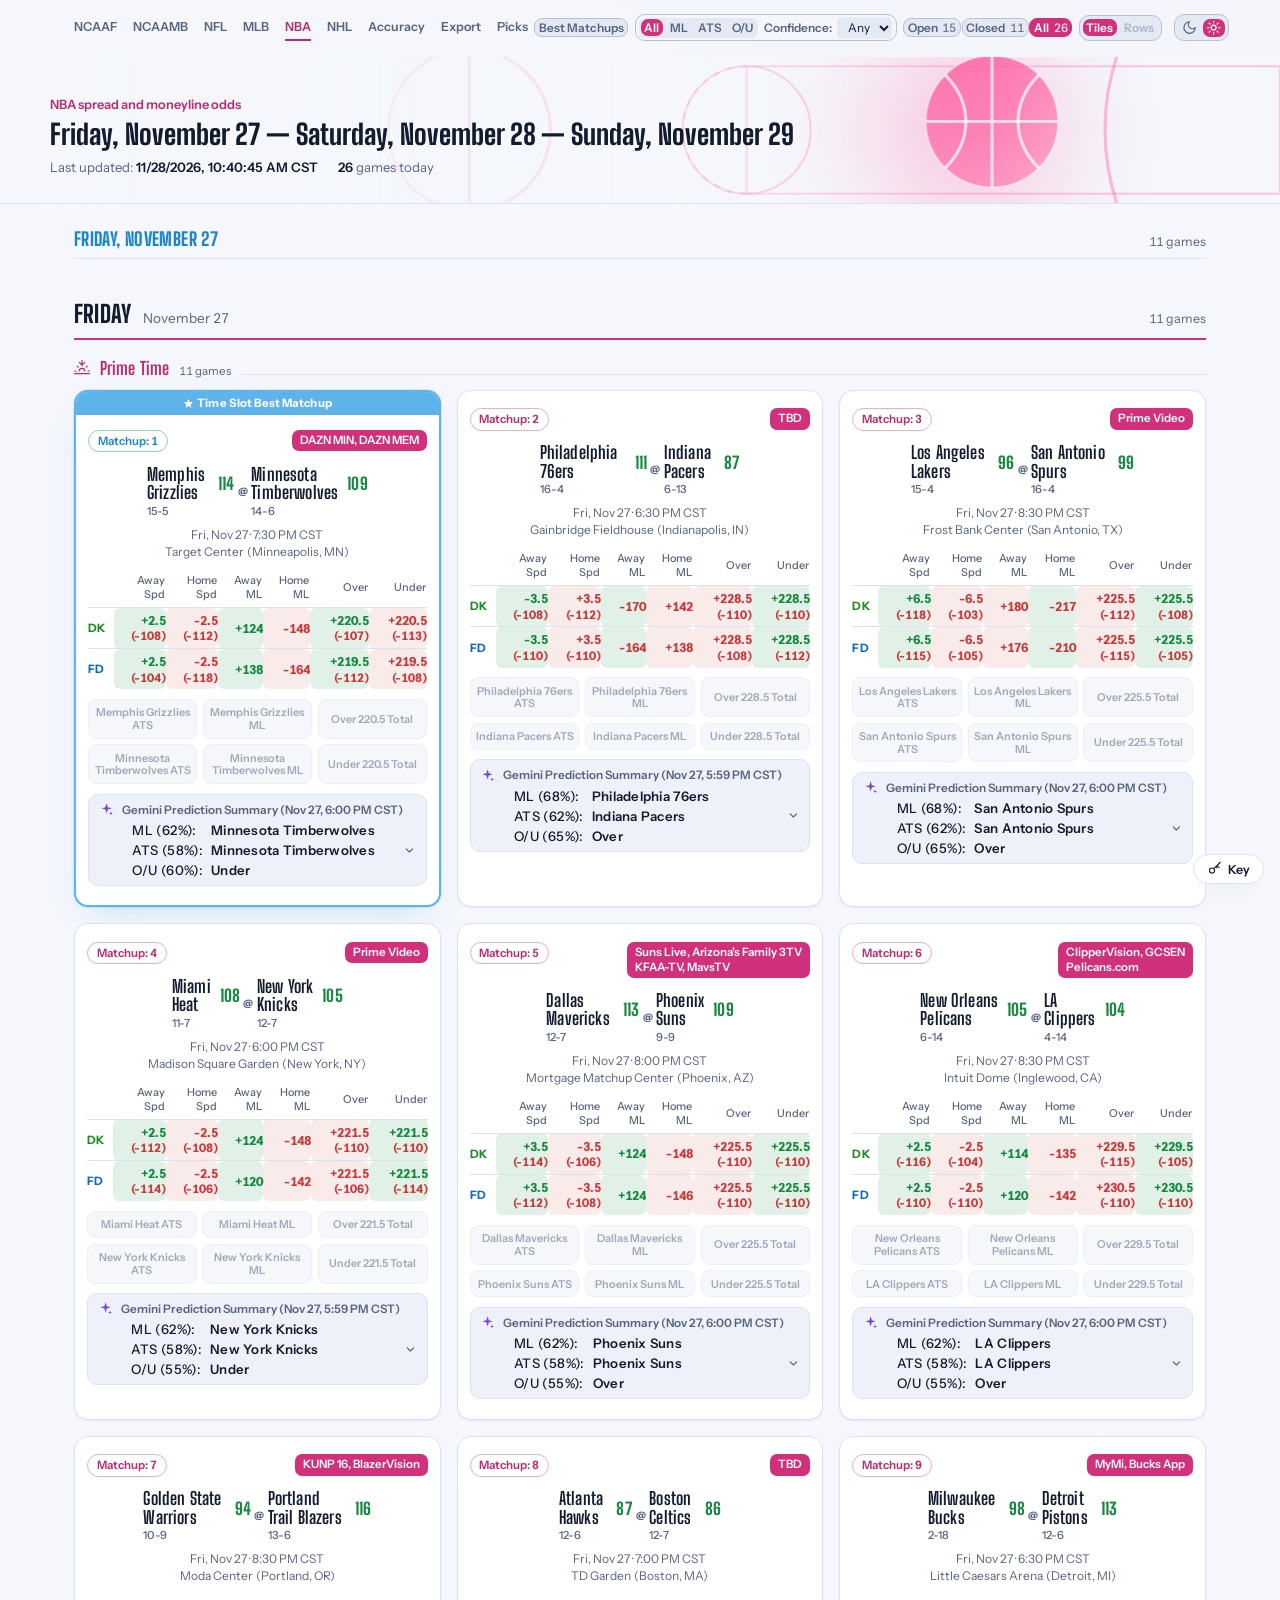
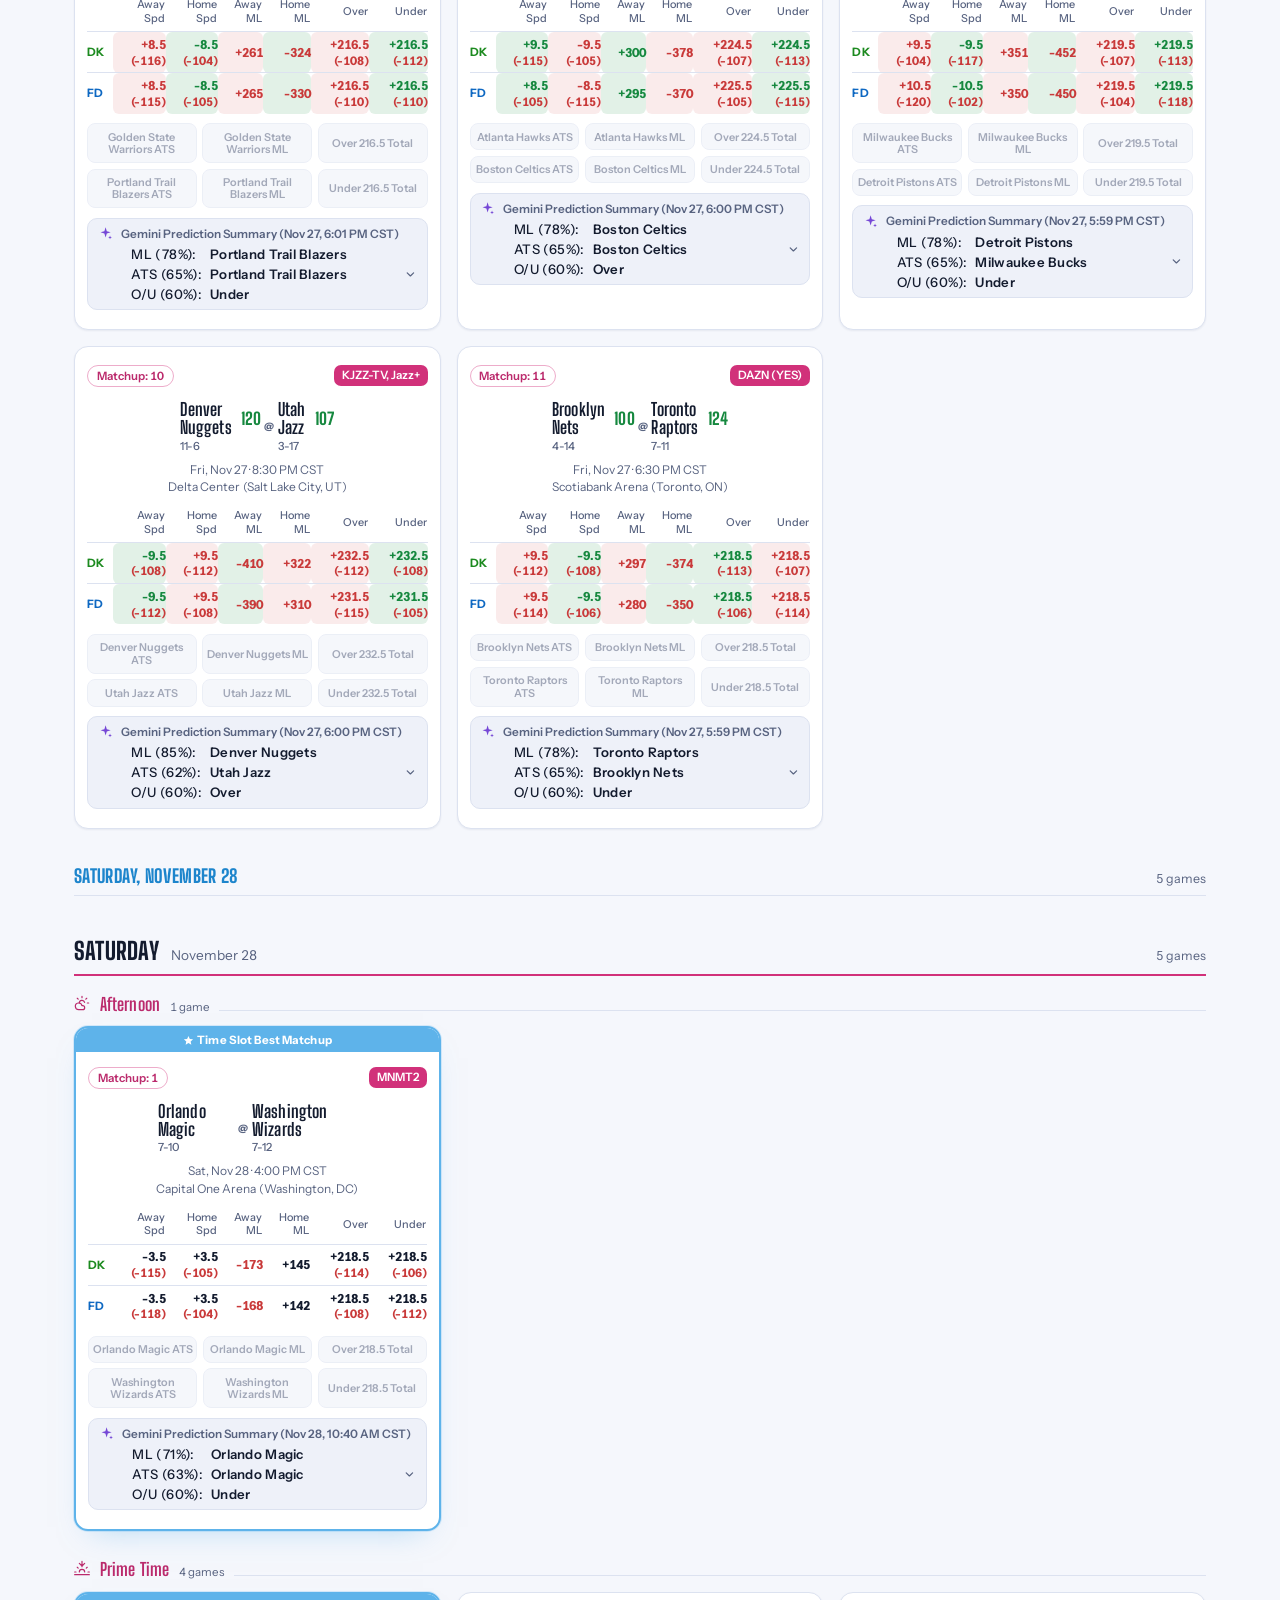
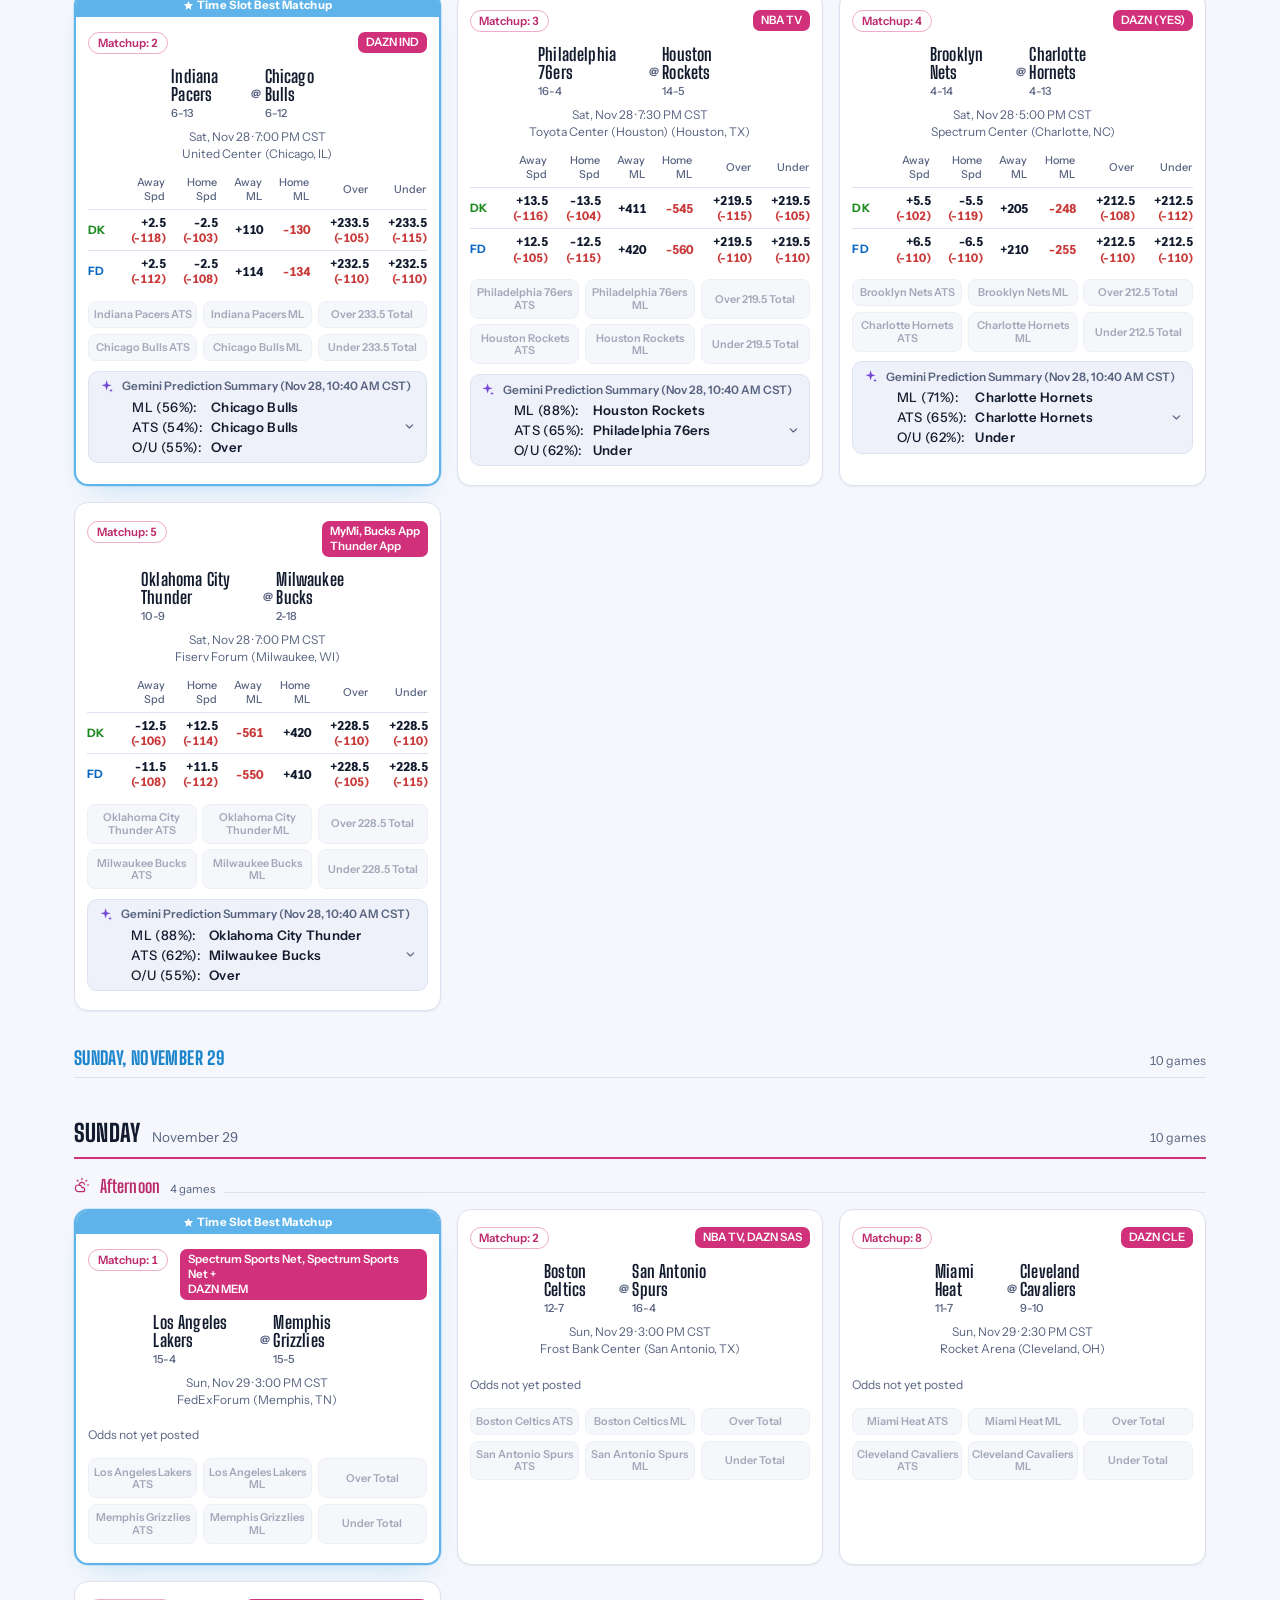
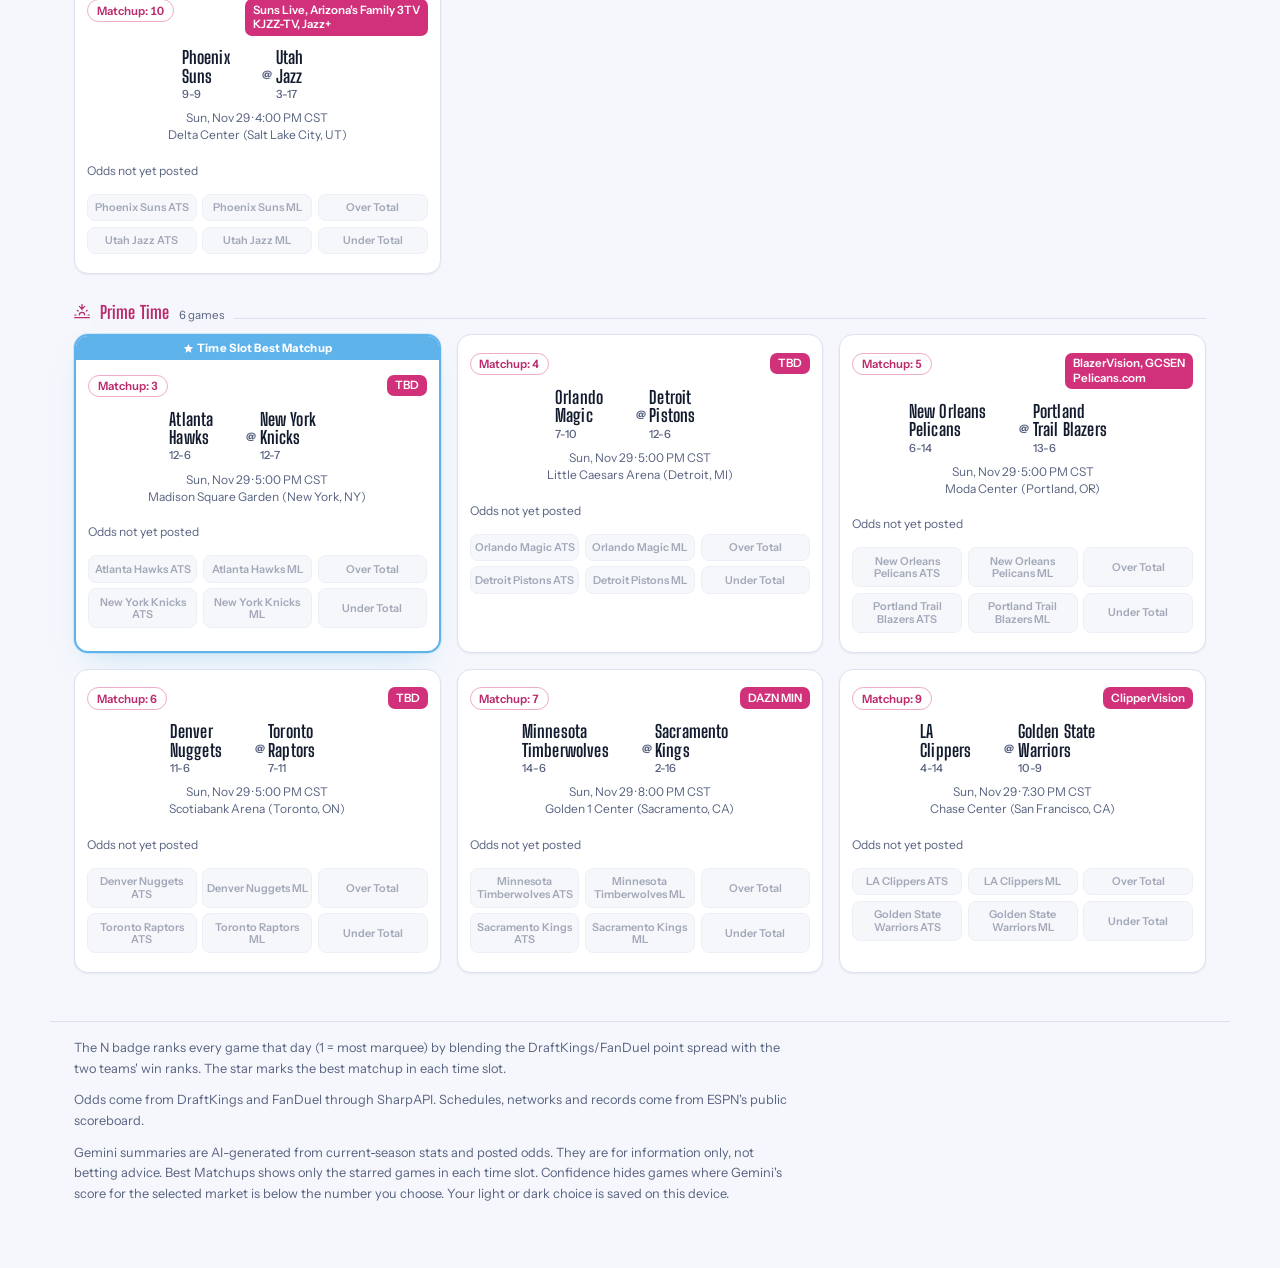
<file: nba.html>
<!DOCTYPE html>
<html lang="en">
<head>
<meta charset="UTF-8">
<meta name="viewport" content="width=device-width, initial-scale=1.0">
<title>Sports Dashboard - NBA</title>
<link rel="icon" type="image/svg+xml" href="assets/img/favicon-nba.svg">
<link rel="preload" href="assets/fonts/instrument-sans-latin-wght-normal.woff2" as="font" type="font/woff2" crossorigin>
<link rel="preload" href="assets/fonts/big-shoulders-display-latin-wght-normal.woff2" as="font" type="font/woff2" crossorigin>
<style>
  :root{
    --bg: #0a0d10;
    --bg-panel: #12161b;
    --line: #232a31;
    --turf: #8f2f6a;
    --turf-bright: #c1439a;
    --chalk: #e8ecef;
    --dim: #8a95a1;
    --gold: #e0a63c;
    --dk-green: #53d337;
    --fd-blue: #1493ff;
    --loss-red: #e2584a;
    --pick-yellow: #ffd60a;
    --bg-panel2: #161b20;
    --bg-panel3: #14101c;
    --pill-bg: #000;
    --card-hover-border: #39424b;
    --empty-cell: #3d454d;
    --strong-text: #ffffff;
    --bg-top-glow: #131a1f;
    --grid-line-color: rgba(255,255,255,0.015);
    --nav-shadow: rgba(0,0,0,0.6);
    --gold-rgb: 224,166,60;
    --pick-yellow-rgb: 255,214,10;
    --purple: #a78bfa;
    --purple-rgb: 167,139,250;
    --purple-deep: #8b5cf6;
    --purple-deep-rgb: 139,92,246;
    --purple-soft: #c4b5fd;
    --toggle-bg: var(--bg-panel);
    --toggle-border: var(--line);
    --toggle-text: var(--dim);
    --on-solid: #000;
  }

  /* Light theme -- same variable names, redefined on body.light-theme so
     every rule below (already written in terms of var(--x)) flips for
     free. Turf (sport accent) is left unchanged on purpose. Yellow accents
     (--gold, --pick-yellow) become baby blue; --gold stays a touch richer
     than --pick-yellow so it reads clearly as plain text on white. The
     Gemini purple accent keeps its hue but goes a shade deeper so it still
     has enough contrast as text on a light background. */
  body.light-theme{
    --bg: #ffffff;
    --bg-panel: #f3f5f7;
    --bg-panel2: #e9edf1;
    --bg-panel3: #f1eefb;
    --line: #d7dde2;
    --chalk: #12161b;
    --dim: #5b6570;
    --gold: #1f9cd8;
    --gold-rgb: 31,156,216;
    --pick-yellow: #5ab4e1;
    --pick-yellow-rgb: 90,180,225;
    --dk-green: #1f8a0e;
    --fd-blue: #0e6fc7;
    --loss-red: #c0392b;
    --pill-bg: #eef1f3;
    --card-hover-border: #b9c2ca;
    --empty-cell: #c7ccd1;
    --strong-text: #12161b;
    --bg-top-glow: #eef4f8;
    --grid-line-color: rgba(10,20,30,0.025);
    --nav-shadow: rgba(20,30,40,0.12);
    --purple: #7c4dd6;
    --purple-rgb: 124,77,214;
    --purple-deep: #6d3fd6;
    --purple-deep-rgb: 109,63,214;
    --purple-soft: #6d3fd6;
    --toggle-bg: #dde2e6;
    --toggle-border: #aab1b8;
    --toggle-text: var(--dim);
    --on-solid: #fff;
  }

  *{box-sizing:border-box;}
  html,body{margin:0;padding:0;}
  body{
    background:
      radial-gradient(ellipse at top, var(--bg-top-glow) 0%, var(--bg) 55%),
      repeating-linear-gradient(90deg, var(--grid-line-color) 0 1px, transparent 1px 64px);
    color:var(--chalk);
    font-family:var(--font-body);
    min-height:100vh;
    padding-bottom:4rem;
  }

  .nav-bar{
    position:sticky; top:0; z-index:100;
    background:var(--bg);
    border-bottom:1px solid transparent;
    transition:border-color .15s ease, box-shadow .15s ease;
  }
  .nav-bar.stuck{
    border-bottom-color:var(--line);
    box-shadow:0 8px 20px -12px var(--nav-shadow);
  }
  .site-nav{
    max-width:1180px; margin:0 auto; padding:0.9rem 1.5rem;
    display:flex; flex-wrap:wrap; gap:.5rem; align-items:center;
    position:relative;
  }
  .hamburger-btn{
    display:none; order:1;
    background:transparent; border:1px solid var(--line); border-radius:6px;
    color:var(--chalk); font-size:1.1rem; line-height:1;
    padding:0.32rem 0.55rem; cursor:pointer;
  }
  .nav-links{display:flex; gap:1.25rem; align-items:center; order:1;}
  .site-nav a{
    font-family:var(--font-display); font-weight:600; font-size:0.68rem;
    text-transform:uppercase; letter-spacing:0.04em;
    color:var(--dim); text-decoration:none;
    padding:0.3rem 0; border-bottom:2px solid transparent;
  }
  .site-nav a:hover{color:var(--chalk);}
  .site-nav a.active{color:var(--turf-bright); border-bottom-color:var(--turf-bright);}
  .status-pills{display:flex; gap:0.1rem; align-items:center; order:3;}
  .status-pill{
    display:flex; align-items:center; gap:0.3rem;
    font-family:var(--font-display); font-weight:600; font-size:0.68rem;
    text-transform:uppercase; letter-spacing:0.03em;
    color:var(--toggle-text); background:var(--toggle-bg); border:1px solid var(--toggle-border); border-radius:6px;
    padding:0.1rem 0.22rem; cursor:pointer; transition:all 0.12s ease;
  }
  .status-pill:hover{color:var(--chalk);}
  .status-pill.active{background:var(--turf); color:var(--on-solid); border-color:var(--turf);}
  .pill-count{font-family:var(--font-body); font-weight:500; opacity:0.85;}
  .view-toggle{
    display:flex; gap:0.25rem; background:var(--toggle-bg);
    border:1px solid var(--toggle-border); border-radius:8px; padding:0.2rem;
    order:4; margin-left:auto;
  }
  .view-toggle .view-btn{
    font-family:var(--font-display); font-weight:600; font-size:0.68rem;
    text-transform:uppercase; letter-spacing:0.04em;
    color:var(--toggle-text); background:transparent; border:none; border-radius:6px;
    padding:0.1rem 0.22rem; cursor:pointer; transition:all 0.12s ease;
  }
  .view-toggle .view-btn:hover{color:var(--chalk);}
  .view-toggle .view-btn.active{background:var(--turf); color:var(--on-solid);}
  .theme-toggle{
    display:flex; gap:0.15rem; background:var(--toggle-bg);
    border:1px solid var(--toggle-border); border-radius:8px; padding:0.2rem;
    order:5; margin-left:0.35rem;
  }
  .theme-toggle .theme-btn{
    font-family:var(--font-display); font-weight:600; font-size:0.68rem;
    display:flex; align-items:center; justify-content:center;
    background:transparent; border:none; border-radius:6px;
    padding:0.1rem 0.22rem; cursor:pointer; transition:all 0.12s ease;
  }
  .theme-toggle .theme-btn[data-theme="dark"]{color:#9aa4ad;}
  .theme-toggle .theme-btn[data-theme="light"]{color:#f5a524;}
  .theme-toggle .theme-btn.active{background:var(--turf,var(--gold));}

  /* Filter options now live inline in the nav bar itself (same sticky
     element, same background) instead of a separate bar underneath --
     order:2 puts them between the menu links and the status pills on
     desktop; the mobile media query below reorders them onto their own
     second line. */
  .filter-bar-inner{
    display:flex; flex-wrap:wrap; gap:0.6rem; align-items:center;
    justify-content:center;
    flex:1 1 auto; order:2;
  }
  .filter-pill{
    font-family:var(--font-display); font-weight:600; font-size:0.68rem;
    text-transform:uppercase; letter-spacing:0.04em;
    color:var(--toggle-text); background:var(--toggle-bg); border:1px solid var(--toggle-border); border-radius:6px;
    padding:0.1rem 0.22rem; cursor:pointer; transition:all 0.12s ease;
  }
  .filter-pill:hover{color:var(--chalk);}
  .filter-pill.active{background:var(--turf); color:var(--on-solid); border-color:var(--turf);}

  .filter-conf-group{
    display:flex; align-items:center; gap:0.5rem;
    border:1px solid var(--toggle-border); border-radius:8px;
    padding:0.1rem 0.22rem;
  }
  .conf-type-toggle{
    display:flex; gap:0.2rem; background:var(--toggle-bg); border-radius:6px; padding:0.1rem;
  }
  .conf-type-btn{
    font-family:var(--font-display); font-weight:600; font-size:0.68rem;
    text-transform:uppercase; letter-spacing:0.03em;
    color:var(--toggle-text); background:transparent; border:none; border-radius:5px;
    padding:0.1rem 0.22rem; cursor:pointer; transition:all 0.12s ease;
  }
  .conf-type-btn:hover{color:var(--chalk);}
  .conf-type-btn.active{background:var(--turf); color:var(--on-solid);}
  .filter-conf{display:flex; align-items:center; gap:0.35rem;}
  .filter-conf label{
    font-family:var(--font-display); font-weight:600; font-size:0.68rem;
    text-transform:uppercase; letter-spacing:0.03em; color:var(--toggle-text);
  }
  .filter-conf select{
    background:var(--toggle-bg); color:var(--chalk); border:none;
    border-radius:5px; padding:0.18rem 0.4rem; font-family:var(--font-body);
    font-size:0.68rem; cursor:pointer;
  }

  /* Below this width the links + filters + toggle can't fit on one line --
     drop the filters to their own full-width second line inside the same
     sticky nav bar (order swap so links/toggle stay on line 1). */
  /* Below this width the links + filters + pills + toggle can't fit on one
     line. Hamburger replaces the inline nav links (which become a
     dropdown), and Best-Slot-Matchups/Confidence drop to their own full-
     width second line, while Hamburger/Open/Closed/All/Tiles/Rows stay
     together on line 1. */
  @media (max-width: 760px){
    .hamburger-btn{display:flex; align-items:center; justify-content:center;}
    .nav-links{
      display:none; position:absolute; top:100%; left:0; right:0;
      flex-direction:column; align-items:flex-start; gap:0.6rem;
      background:var(--bg-panel); border:1px solid var(--line); border-top:none;
      padding:0.85rem 1.5rem; z-index:150;
    }
    .nav-links.open{display:flex;}
    .status-pills{order:2;}
    .view-toggle{order:3; margin-left:0;}
    .theme-toggle{order:4; margin-left:0.3rem;}
    .filter-bar-inner{order:5; flex:1 1 100%; justify-content:flex-start;}
  }

  /* Line 1 (hamburger / Open-Closed-All / Tiles-Rows / theme toggle) must
     never wrap onto two lines -- shrink its own text/padding instead as
     the screen narrows, rather than letting the theme toggle spill onto
     its own row. */
  @media (max-width: 480px){
    .site-nav{padding-left:1rem; padding-right:1rem; gap:.35rem;}
    .hamburger-btn{padding:0.24rem 0.4rem; font-size:1rem;}
    .status-pill{font-size:0.76rem; padding:0.1rem 0.2rem; gap:0.2rem;}
    .view-toggle{padding:0.17rem; gap:0.17rem;}
    .view-toggle .view-btn{font-size:0.76rem; padding:0.1rem 0.22rem;}
    .theme-toggle{padding:0.17rem; margin-left:0.22rem;}
    .theme-toggle .theme-btn{width:1.28rem; height:1.28rem; font-size:0.7rem;}
    .filter-pill{font-size:0.76rem; padding:0.1rem 0.2rem;}
    .conf-type-btn{font-size:0.76rem; padding:0.1rem 0.2rem;}
    .filter-conf label{font-size:0.76rem;}
    .filter-conf select{font-size:0.76rem; padding:0.16rem 0.34rem;}
  }
  @media (max-width: 380px){
    .site-nav{gap:.25rem;}
    .status-pill{font-size:0.7rem; padding:0.08rem 0.17rem;}
    .view-toggle .view-btn{font-size:0.7rem; padding:0.08rem 0.18rem;}
    .theme-toggle .theme-btn{width:1.12rem; height:1.12rem; font-size:0.62rem;}
    .filter-pill{font-size:0.7rem; padding:0.08rem 0.17rem;}
    .conf-type-btn{font-size:0.7rem; padding:0.08rem 0.17rem;}
    .filter-conf label{font-size:0.7rem;}
    .filter-conf select{font-size:0.7rem; padding:0.13rem 0.28rem;}
  }


  .week-block{margin-top:2.25rem;}
  .week-block:first-child{margin-top:1.5rem;}
  .week-heading{
    display:flex; align-items:baseline; gap:0.75rem;
    padding-bottom:0.5rem; margin-bottom:0.25rem;
    border-bottom:1px dashed var(--line);
  }
  .week-heading .week-name{
    font-family:var(--font-display); font-weight:700; font-size:1.15rem;
    text-transform:uppercase; letter-spacing:0.05em; color:var(--gold);
  }
  .week-heading .week-count{margin-left:auto; color:var(--dim); font-size:0.78rem;}
  .week-empty{color:var(--dim); font-size:0.85rem; padding:0.5rem 0 1.5rem;}

  /* Rows view: same card markup, laid out as a column-aligned table instead of
     tiles. Every row is a CSS grid using the same fixed column tracks (Rank /
     TV / Team / Odds / Buttons), so all rows line up with each other going
     down the page no matter which day or time slot they're in. The row list
     is inset from the page edges rather than running edge-to-edge. */
  body.row-view .site-nav,
  body.row-view .hero-inner,
  body.row-view footer,
  body.row-view .status{
    max-width:1760px;
  }
  body.row-view main{
    max-width:1480px;
    padding:0 3.25rem;
  }
  body.row-view .grid{
    display:flex; flex-direction:column; gap:0.85rem;
    margin:0 1.75rem;
  }
  body.row-view .card{
    display:grid;
    grid-template-columns:auto auto minmax(180px,1fr) 300px 205px;
    grid-template-rows:auto auto;
    align-items:center;
    column-gap:0.15rem;
    padding:0.35rem 0.7rem;
    position:relative;
  }
  body.row-view .card.slot-pick{padding-top:1rem;}
  body.row-view .pick-banner{
    position:absolute; top:-0.35rem; left:0.9rem;
    width:188px;
    display:flex; flex-direction:column; align-items:center; justify-content:center;
    gap:0.05rem; line-height:1.15; text-align:center;
    border-radius:6px; padding:0.3rem 0.4rem; margin:0; white-space:normal;
    font-size:0.58rem; z-index:2;
  }
  body.row-view .card-top{display:contents;}
  body.row-view .card-top .score-badge{
    grid-column:1; grid-row:1 / 3; justify-self:start; align-self:center;
    margin-right:0.45rem;
  }
  body.row-view .card-top .channel-pill{
    grid-column:2; grid-row:1 / 3; justify-self:start; align-self:center;
    margin-right:0.4rem;
  }
  body.row-view .matchup{
    grid-column:3; grid-row:1;
    margin:0; overflow-x:visible; white-space:normal; flex-wrap:wrap;
  }
  body.row-view .subline{
    grid-column:3; grid-row:2;
    margin:0; flex-direction:row; gap:0.6rem;
  }
  body.row-view table.odds,
  body.row-view .no-odds{
    grid-column:4; grid-row:1 / 3;
    width:100%;
  }
  body.row-view table.odds{table-layout:fixed; font-size:0.7rem;}
  body.row-view table.odds th{font-size:0.6rem; padding-bottom:0.2rem; line-height:1.15;}
  body.row-view table.odds td{padding:0.18rem 0;}
  body.row-view .book{font-size:0.64rem;}
  body.row-view table.odds th:first-child,
  body.row-view table.odds td:first-child{width:20px;}
  body.row-view .no-odds{font-size:0.68rem;}
  body.row-view .pick-toolbar{
    grid-column:5; grid-row:1 / 3;
    margin:0; width:100%; align-self:start;
    display:flex; flex-direction:column; height:100%;
  }
  body.row-view .pick-toolbar-payout{
    display:flex; flex-direction:column; justify-content:center; gap:0.05rem;
    min-height:1.65rem; padding:0 0.1rem;
  }
  body.row-view .pick-toolbar-payout .payout-summary{
    margin-top:0; font-size:0.58rem; text-align:left; white-space:nowrap;
    overflow:hidden; text-overflow:ellipsis;
  }
  body.row-view .pick-buttons{
    display:grid; grid-template-columns:repeat(3,1fr); gap:0.22rem;
    margin-top:0; flex:1;
  }
  body.row-view .pick-btn{min-width:0; font-size:0.62rem; padding:0.32rem 0.2rem; overflow-wrap:break-word;}
  /* Below this width there isn't enough room for a true single-line row even
     with the wider container, so let each row scroll horizontally instead
     of wrapping onto a second line. */
  @media (max-width: 1400px){
    body.row-view .grid{overflow-x:visible;}
    body.row-view .card{overflow-x:auto; scrollbar-width:none; -ms-overflow-style:none;}
    body.row-view .card::-webkit-scrollbar{display:none;}
  }
  @media (max-width: 900px){
    body.row-view main{padding:0 1.5rem;}
    body.row-view .grid{margin:0;}
    body.row-view .card{
      display:flex; flex-direction:column; align-items:stretch; overflow-x:visible;
    }
    body.row-view .card-top{display:flex; justify-content:space-between; align-items:center; width:auto;}
    body.row-view .card-top .score-badge,
    body.row-view .card-top .channel-pill{grid-column:auto; grid-row:auto;}
    body.row-view .matchup,
    body.row-view .subline,
    body.row-view table.odds,
    body.row-view .no-odds,
    body.row-view .pick-toolbar{width:auto; grid-column:auto; grid-row:auto;}
  }

  .hero{
    padding:2.5rem 1.5rem 1.75rem;
    border-bottom:1px solid var(--line);
    position:relative;
    overflow:hidden;
  }
  .hero::before{
    content:"";
    position:absolute; inset:0;
    background:linear-gradient(120deg, rgba(47,95,143,0.18), transparent 55%);
    pointer-events:none;
  }
  .hero-inner{max-width:1180px;margin:0 auto;position:relative;}
  .eyebrow{
    font-family:var(--font-display);
    text-transform:uppercase;
    letter-spacing:0.22em;
    font-size:0.72rem;
    color:var(--turf-bright);
    font-weight:600;
  }
  h1{
    font-family:var(--font-display);
    font-weight:700;
    font-size:clamp(0.68rem, 1.7vw, 1.05rem);
    margin:0.35rem 0 0.5rem;
    letter-spacing:-0.01em;
  }
  /* Desktop keeps the clamp() above; mobile gets its own fixed size
     (roughly double what the clamp's mobile-width minimum resolves to)
     since the clamp's vw-based scaling stays pinned at its floor on
     narrow screens. */
  @media (max-width: 760px){
    h1{font-size:1.36rem;}
  }
  .meta-row{
    display:flex; flex-wrap:wrap; gap:1.25rem;
    color:var(--dim); font-size:0.82rem; margin-top:0.5rem;
  }
  .meta-row b{color:var(--chalk); font-weight:600;}

  main{max-width:1180px;margin:0 auto; padding:0 1.5rem;}

  .day-block{margin-top:2.5rem;}
  .day-heading{
    display:flex; align-items:baseline; gap:0.75rem;
    padding-bottom:0.6rem; margin-bottom:1.1rem;
    border-bottom:2px solid var(--turf);
  }
  .day-heading .weekday{
    font-family:var(--font-display); font-weight:700; font-size:1.5rem;
    text-transform:uppercase; letter-spacing:0.02em;
  }
  .day-heading .date{color:var(--dim); font-size:0.85rem;}
  .day-heading .preseason-tag{
    font-family:var(--font-body); font-weight:600; font-size:0.68rem;
    text-transform:uppercase; letter-spacing:0.04em;
    color:var(--gold); border:1px solid rgba(var(--gold-rgb),0.5);
    background:rgba(var(--gold-rgb),0.12);
    padding:0.15rem 0.5rem; border-radius:999px;
  }
  @media (max-width: 480px){
    .day-heading{gap:0.5rem;}
    .day-heading .weekday{font-size:1.2rem;}
    .day-heading .date{font-size:0.65rem;}
    .day-heading .preseason-tag{font-size:0.6rem; padding:0.1rem 0.4rem;}
  }
  .day-heading .count{
    margin-left:auto; color:var(--dim); font-size:0.78rem;
  }

  .slot-block{margin-bottom:1.75rem;}
  .slot-block:last-child{margin-bottom:0;}
  .slot-heading{
    display:flex; align-items:baseline; gap:0.6rem; flex-wrap:wrap;
    margin-bottom:0.7rem;
  }
  .slot-heading .slot-name{
    font-family:var(--font-display); font-weight:600; font-size:0.95rem;
    text-transform:uppercase; letter-spacing:0.08em; color:var(--turf-bright);
  }
  .slot-heading .slot-icon{font-size:0.9rem;}
  .slot-heading::after{
    content:""; flex:1; height:1px; background:var(--line);
  }
  .slot-heading .slot-count{color:var(--dim); font-size:0.72rem;}
  .slot-heading a.slot-regional-link{
    font-size:0.72rem; color:var(--turf-bright); text-decoration:none;
    white-space:nowrap;
  }
  .slot-heading a.slot-regional-link:hover{text-decoration:underline;}

  .grid{
    display:grid;
    grid-template-columns:repeat(auto-fill, minmax(340px, 1fr));
    gap:1rem;
  }

  .card{
    background:var(--bg-panel);
    border:1px solid var(--line);
    border-radius:10px;
    padding:1.1rem 1.2rem 1.2rem;
    position:relative;
    transition:border-color .15s ease, transform .15s ease;
  }
  .card:hover{border-color:var(--card-hover-border); transform:translateY(-1px);}
  .card.close-game{border-color:rgba(var(--gold-rgb),0.55); box-shadow:0 0 0 1px rgba(var(--gold-rgb),0.12), 0 8px 24px -12px rgba(var(--gold-rgb),0.25);}
  .card.slot-pick{
    border:2px solid var(--pick-yellow);
    box-shadow:0 0 0 1px rgba(var(--pick-yellow-rgb),0.25), 0 10px 26px -12px rgba(var(--pick-yellow-rgb),0.4);
    padding-top:2.4rem;
  }
  .pick-banner{
    position:absolute; top:0; left:0; right:0;
    background:var(--pick-yellow); color:var(--on-solid);
    font-family:var(--font-display); font-weight:700; font-size:0.7rem;
    text-transform:uppercase; letter-spacing:0.1em; text-align:center;
    padding:0.3rem 0.5rem; border-radius:9px 9px 0 0;
  }
  .odds td.picked{background:rgba(var(--pick-yellow-rgb),0.16); color:var(--pick-yellow); font-weight:700; border-radius:4px;}
  .odds td.hit{background:rgba(62,207,106,0.18); color:var(--win-green); font-weight:700; border-radius:4px;}
  .odds td.miss{background:rgba(226,88,74,0.16); color:var(--loss-red); font-weight:700; border-radius:4px;}
  .odds td.picked.hit,
  .odds td.picked.miss{box-shadow:inset 0 0 0 2px var(--pick-yellow);}
  .pick-toolbar{ }
  .pick-toolbar-payout:empty{display:none;}
  .pick-buttons{display:grid; grid-template-columns:repeat(3,1fr); gap:0.35rem; margin-top:0.6rem;}
  .payout-summary{
    font-family:var(--font-body); font-size:0.7rem; font-weight:700; color:var(--strong-text);
    text-align:center; margin-top:0.25rem;
  }
  .pick-btn{
    font-family:var(--font-body); font-size:0.68rem; font-weight:600;
    color:var(--dim); background:var(--bg-panel2); border:1px solid var(--line);
    border-radius:6px; padding:0.4rem 0.2rem; cursor:pointer;
    text-align:center; line-height:1.15; transition:all 0.12s ease;
  }
  .pick-btn:hover{border-color:var(--pick-yellow); color:var(--chalk);}
  .pick-btn.active{background:var(--pick-yellow); border-color:var(--pick-yellow); color:var(--on-solid);}
  .pick-btn:disabled{opacity:0.55; cursor:not-allowed;}
  .pick-btn:disabled:hover{border-color:var(--line); color:var(--dim);}
  .pick-btn.active:disabled{color:var(--on-solid);}
  .pick-btn.active:disabled:hover{border-color:var(--pick-yellow);}

  .card-top{display:flex; justify-content:space-between; align-items:flex-start; gap:0.75rem;}
  .score-badge{
    font-family:var(--font-display); font-weight:600; font-size:0.68rem;
    text-transform:uppercase; letter-spacing:0.08em; color:var(--turf-bright);
    border:1px solid rgba(var(--turf-rgb),0.35); border-radius:999px;
    padding:0.2rem 0.55rem; white-space:nowrap;
  }
  .close-game .score-badge{color:var(--gold); border-color:rgba(var(--gold-rgb),0.45);}
  .channel-pill{
    font-family:var(--font-display); font-weight:600; font-size:0.7rem;
    background:var(--turf); color:var(--on-solid); border-radius:5px;
    padding:0.2rem 0.5rem; letter-spacing:0.02em;
    /* Capped to roughly the width of the Matchup badge ("Matchup: XX")
       and wraps instead of overflowing, so a long combined national-TV
       string (e.g. multiple networks) doesn't blow out the card width or
       push the score badge off to one side. */
    max-width: 35ch; white-space: normal; overflow-wrap: break-word;
    text-align: left; line-height: 1.3;
  }

  .matchup{
    margin:0.85rem 0 0.6rem;
    display:flex; align-items:center; justify-content:center; flex-wrap:wrap; gap:0.45rem;
    font-family:var(--font-display); font-size:1.05rem; font-weight:600;
    white-space:normal; overflow-x:visible;
  }
  .team{display:inline-flex; align-items:center; gap:0.4rem;}
  .team-name-wrap{display:inline-flex; flex-direction:column; align-items:flex-start; line-height:1.2;}
  .team-name-line{display:inline-flex; align-items:baseline; gap:0.4rem;}
  .team-name{font-size:0.98rem;}
  .team-record{
    /* Oswald (condensed sans) instead of the monospace font used
       elsewhere -- monospace reads noticeably "spread out" at this size
       for a W-L record + pitcher line, condensed reads more compact. */
    font-family:var(--font-display); font-weight:500; font-size:0.68rem;
    letter-spacing:0.01em; color:var(--dim);
  }
  .team-pitcher{
    font-family:var(--font-display); font-weight:500; font-size:0.76rem;
    letter-spacing:0.01em; color:var(--dim); opacity:0.85;
  }
  .at{color:var(--dim); font-size:0.72rem; font-family:var(--font-body); flex-shrink:0;}

  @media (max-width: 480px){
    .matchup{
      font-size:1rem;
    }
    .at{margin:0 0.1rem;}
  }

  .subline{
    color:var(--dim); font-size:0.75rem; display:flex; gap:1rem; flex-wrap:wrap;
    justify-content:center; margin-bottom:0.9rem;
  }

  table.odds{
    width:100%; border-collapse:collapse; font-size:0.78rem;
  }
  table.odds th{
    text-align:right; color:var(--dim); font-weight:500;
    font-size:0.66rem; text-transform:uppercase; letter-spacing:0.05em;
    padding-bottom:0.35rem; line-height:1.25;
  }
  table.odds th:first-child, table.odds td:first-child{text-align:left;}
  table.odds td{
    text-align:right; padding:0.3rem 0; border-top:1px solid var(--line);
  }
  .book{
    font-family:var(--font-display); font-weight:600; font-size:0.72rem;
  }
  .book.dk{color:var(--dk-green);}
  .book.fd{color:var(--fd-blue);}
  .num.neg{color:var(--loss-red);}
  .num-am{display:block; font-size:0.7rem; margin-top:0.1rem;}
  .empty-cell{color:var(--empty-cell);}

  .no-odds{color:var(--dim); font-size:0.75rem; padding:0.4rem 0;}

  .team-score{
    font-family:var(--font-display); font-weight:700;
  }
  .team-score.live{color:var(--live-red);}
  .team-score.final{color:var(--win-green);}
  .score-status-line{
    flex-basis:100%; font-family:var(--font-display); font-size:0.68rem;
    font-weight:600; letter-spacing:0.02em; color:var(--live-red); display:flex;
    align-items:center; gap:0.35rem;
  }
  .live-dot{
    width:0.5rem; height:0.5rem; border-radius:50%; background:var(--live-red);
    display:inline-block; animation:live-pulse 1.4s ease-in-out infinite;
  }
  @keyframes live-pulse{
    0%,100%{opacity:1;} 50%{opacity:0.35;}
  }

  .gemini-toggle{
    width:100%; margin-top:0.6rem;
    display:flex; align-items:center; gap:0.5rem; flex-wrap:wrap; row-gap:0.3rem;
    font-family:var(--font-display); font-weight:600; font-size:0.7rem;
    color:var(--dim); background:var(--bg-panel2); border:1px solid var(--line);
    border-radius:6px; padding:0.45rem 0.6rem; cursor:pointer;
    text-align:left; transition:all 0.12s ease;
  }
  .gemini-toggle:hover{border-color:var(--purple-deep); color:var(--chalk);}
  .gemini-toggle.open{border-color:var(--purple-deep); color:var(--purple-soft); background:rgba(var(--purple-deep-rgb),0.1);}
  .gemini-toggle-icon{font-size:0.85rem; flex-shrink:0;}
  .gemini-toggle-main{
    display:flex; align-items:center; gap:0.5rem; flex-wrap:wrap;
    flex:1; min-width:0;
  }
  /* Tile view: each pick (ML/ATS/O-U) is a row in a 3-column grid --
     column 1 (20%) is a blank spacer (just indents the whole block a
     bit), column 2 (20%) is the right-aligned "ML (92%):" label (so
     every row's colon lines up on the same right edge), column 3 (60%)
     is the left-aligned team/pick value. .gemini-toggle-winner/-ats/-ou
     go display:contents so their own children (spacer/label/team) become
     direct grid items instead of nesting a level deeper -- that's what
     lets all three rows share the same 3 grid columns. Row view
     overrides all of this back to the original single-line-per-card
     layout below (no room to spare for a 3-column grid there).
  */
  .gemini-toggle-winner,
  .gemini-toggle-ats,
  .gemini-toggle-ou{
    display:contents;
  }
  .gemini-pick-spacer{ }
  .gemini-pick-label{
    color:var(--chalk); font-weight:500; font-size:.75rem; letter-spacing:0.03em;
    text-align:right; white-space:nowrap;
  }
  .gemini-pick-team{
    color:var(--chalk); font-weight:600; font-size:.75rem; letter-spacing:0.02em;
    text-align:left;
  }
  .gemini-toggle-trailing{
    display:flex; align-items:center; gap:0.4rem; margin-left:auto; flex-shrink:0;
  }
  /* Tiles view: always drop the Pick/ATS summary to its own line under the
     "Gemini Prediction Summary" label instead of only wrapping when it
     doesn't fit on the first line. Row view lays this button out
     differently (see body.row-view rules below), so this is scoped off. */
  body:not(.row-view) .gemini-toggle-trailing{
    flex-basis:100%; margin-left:0; justify-content:space-between;
  }
  .gemini-conf{color:var(--purple); font-family:var(--font-body); font-weight:700; text-transform:none;}
  .gemini-caret{font-size:0.6rem; transition:transform .12s ease; color:inherit;}
  .gemini-toggle.open .gemini-caret{transform:rotate(180deg);}
  .gemini-panel{
    margin-top:0.5rem; padding:0.7rem 0.8rem;
    background:var(--bg-panel3); border:1px solid rgba(var(--purple-deep-rgb),0.3); border-radius:8px;
  }
  .gemini-panel-row{
    display:flex; justify-content:space-between; gap:0.75rem;
    font-size:0.75rem; padding:0.15rem 0; color:var(--dim);
  }
  .gemini-panel-row .gemini-value{color:var(--chalk); font-weight:600; text-align:right;}
  .gemini-analysis{
    margin:0.55rem 0 0; color:var(--chalk); font-size:0.78rem; line-height:1.55;
  }
  .gemini-picks-summary {
    display: grid;
    grid-template-columns: 20% 20% 60%;
    row-gap: 0.25rem;
    column-gap: 0.4rem;
    flex: 1;
  }
  body.row-view .gemini-picks-summary{
    display: flex;
    flex-direction: row;
    align-items: center;
    gap: 20px;
    flex-wrap: wrap;
  }
  body.row-view .gemini-toggle-winner,
  body.row-view .gemini-toggle-ats,
  body.row-view .gemini-toggle-ou{
    display:flex; flex-direction:row; align-items:baseline; gap:0.3em; line-height:1.25;
    text-transform:none; letter-spacing:normal; white-space:nowrap;
  }
  body.row-view .gemini-pick-spacer{display:none;}
  body.row-view .gemini-pick-label{text-align:left;}
  body.row-view .gemini-toggle,
  body.row-view .gemini-panel{grid-column:1 / -1;}
  body.row-view .gemini-toggle{grid-row:3;}
  body.row-view .gemini-panel{grid-row:4;}

  footer{
    max-width:1180px; margin:3rem auto 0; padding:0 1.5rem;
    color:var(--toggle-text); font-size:0.75rem; border-top:1px solid var(--line); padding-top:1rem;
  }
  footer a{color:var(--turf-bright);}
  .status{max-width:1180px;margin:2rem auto;padding:0 1.5rem;color:var(--dim);}
</style>
<link rel="stylesheet" href="assets/theme.css">
</head>
<body data-sport="nba">

<div class="nav-bar">
<nav class="site-nav">
  <button type="button" class="hamburger-btn" id="hamburgerBtn" aria-label="Menu" aria-expanded="false"><svg viewBox="0 0 24 24" aria-hidden="true"><path d="M4 7h16M4 12h16M4 17h16"/></svg></button>
  <div class="nav-links" id="navLinks">
    <a href="index.html">NCAAF</a>
    <a href="ncaamb.html">NCAAMB</a>
    <a href="nfl.html">NFL</a>
    <a href="mlb.html">MLB</a>
    <a href="nba.html" class="active">NBA</a>
    <a href="nhl.html">NHL</a>
    <a href="accuracy.html">Accuracy</a>
    <a href="export.html">Export</a>
    <a href="picks.html">Picks</a>
  </div>
  <div class="filter-bar-inner">
    <button type="button" class="filter-pill" id="bestMatchupOnly">Best Matchups</button>
    <div class="filter-conf-group">
      <div class="conf-type-toggle">
        <button type="button" class="conf-type-btn" data-conftype="both">All</button>
        <button type="button" class="conf-type-btn" data-conftype="ml">ML</button>
        <button type="button" class="conf-type-btn" data-conftype="ats">ATS</button>
        <button type="button" class="conf-type-btn" data-conftype="ou">O/U</button>
      </div>
      <div class="filter-conf">
        <label for="minConfSelect">Confidence:</label>
        <select id="minConfSelect">
          <option value="0">Any</option>
          <option value="5">5+</option>
          <option value="10">10+</option>
          <option value="15">15+</option>
          <option value="20">20+</option>
          <option value="25">25+</option>
          <option value="30">30+</option>
          <option value="35">35+</option>
          <option value="40">40+</option>
          <option value="45">45+</option>
          <option value="50">50+</option>
          <option value="55">55+</option>
          <option value="60">60+</option>
          <option value="65">65+</option>
          <option value="70">70+</option>
          <option value="75">75+</option>
          <option value="80">80+</option>
          <option value="85">85+</option>
          <option value="90">90+</option>
          <option value="95">95+</option>
          <option value="100">100</option>
        </select>
      </div>
    </div>
  </div>
  <div class="status-pills">
    <button type="button" class="status-pill" data-status="open">Open <span class="pill-count" id="openCount">0</span></button>
    <button type="button" class="status-pill" data-status="closed">Closed <span class="pill-count" id="closedCount">0</span></button>
    <button type="button" class="status-pill" data-status="all">All <span class="pill-count" id="allCount">0</span></button>
  </div>
  <div class="view-toggle">
    <button type="button" class="view-btn" data-mode="tiles">Tiles</button>
    <button type="button" class="view-btn" data-mode="rows">Rows</button>
  </div>
  <div class="theme-toggle" role="group" aria-label="Color theme">
    <button type="button" class="theme-btn" data-theme="dark" aria-label="Dark theme"><svg viewBox="0 0 24 24" aria-hidden="true"><path d="M12 3a6 6 0 0 0 9 9 9 9 0 1 1-9-9z"/></svg></button>
    <button type="button" class="theme-btn" data-theme="light" aria-label="Light theme"><svg viewBox="0 0 24 24" aria-hidden="true"><circle cx="12" cy="12" r="4"/><path d="M12 2v2M12 20v2M4.9 4.9l1.4 1.4M17.7 17.7l1.4 1.4M2 12h2M20 12h2M4.9 19.1l1.4-1.4M17.7 6.3l1.4-1.4"/></svg></button>
  </div>
</nav>
</div>

<div class="hero hero--nba">
  <div class="hero-inner">
    <div class="eyebrow">NBA spread and moneyline odds</div>
    <h1 id="pageTitle">Loading day&hellip;</h1>
    <div class="meta-row">
      <span>Last updated: <b id="generatedAt">—</b></span>
      <span><b id="totalGames">—</b> games today</span>
    </div>
  </div>
</div>

<main id="days"></main>

<div class="status" id="statusMsg" style="display:none;"></div>

<footer>
  <p>The N badge ranks every game that day (1 = most marquee) by blending the DraftKings/FanDuel point spread with the two teams' win ranks. The star marks the best matchup in each time slot.</p>
  <p>Odds come from DraftKings and FanDuel through SharpAPI. Schedules, networks and records come from ESPN's public scoreboard.</p>
  <p>Gemini summaries are AI-generated from current-season stats and posted odds. They are for information only, not betting advice. Best Matchups shows only the starred games in each time slot. Confidence hides games where Gemini's score for the selected market is below the number you choose. Your light or dark choice is saved on this device.</p>
</footer>

<script src="picks-store.js"></script>
<script>
(function(){
  const bar = document.querySelector('.nav-bar');
  if (!bar) return;
  const onScroll = () => bar.classList.toggle('stuck', window.scrollY > 2);
  onScroll();
  window.addEventListener('scroll', onScroll, { passive: true });
})();
</script>
<script>
const SPORT = 'nba';
const DATA_URL = 'data/nba_dashboard.json';
let SCORES = {};
let CURRENT_SEASON = null;

function fmtAmerican(n) {
  if (n === null || n === undefined || n === '') return null;
  const num = Number(n);
  if (Number.isNaN(num)) return null;
  return num > 0 ? `+${num}` : `${num}`;
}

function fmtLine(n) {
  if (n === null || n === undefined || n === '') return null;
  const num = Number(n);
  if (Number.isNaN(num)) return null;
  return num > 0 ? `+${num}` : `${num}`;
}

function oddsCell(entry) {
  if (!entry || (entry.line === undefined && entry.american === undefined)) {
    return '<span class="empty-cell">—</span>';
  }
  const line = fmtLine(entry.line);
  const am = fmtAmerican(entry.american);
  const negCls = (typeof entry.american === 'number' && entry.american < 0) ? 'neg' : '';
  if (line !== null && am !== null) return `${line}<span class="num num-am ${negCls}">(${am})</span>`;
  if (am !== null) return `<span class="num ${negCls}">${am}</span>`;
  if (line !== null) return line;
  return '<span class="empty-cell">—</span>';
}

const MULTI_WORD_MASCOTS = new Set(['Red Wings','Blue Jackets','Maple Leafs','Golden Knights','Trail Blazers','Blue Jays','Red Sox','White Sox','Crimson Tide','Fighting Irish','Golden Gophers','Scarlet Knights','Blue Devils','Tar Heels','Demon Deacons','Yellow Jackets','Horned Frogs','Red Raiders','Sun Devils','Nittany Lions','Golden Eagles','Green Wave','Blue Hens','Mean Green','Black Knights','Golden Flashes','Thundering Herd','Rainbow Warriors','Fighting Illini','Red Wolves','Blue Raiders','Golden Hurricane','Wolf Pack','Fighting Hawks','Mountain Hawks','Golden Bears','Red Storm','Blue Jays','Fighting Camels','Delta Devils','Ragin Cajuns','Runnin Rebels','Golden Panthers','Big Green','Crimson Hawks','Seminoles']);

// "Green Bay Packers" -> ['Green Bay', 'Packers'] so tiles can show the
// city / school on one row and the nickname on the next. Uses ESPN's
// `location` field when the data has it; otherwise falls back to treating
// the last word (or a known two-word nickname) as the nickname.
function splitTeamName(name, location) {
  if (!name) return ['', ''];
  if (location && name.length > location.length + 1 && name.startsWith(location + ' ')) {
    return [location, name.slice(location.length + 1)];
  }
  const words = name.split(' ');
  if (words.length < 2) return [name, ''];
  if (words.length > 2 && MULTI_WORD_MASCOTS.has(words.slice(-2).join(' '))) {
    return [words.slice(0, -2).join(' '), words.slice(-2).join(' ')];
  }
  return [words.slice(0, -1).join(' '), words[words.length - 1]];
}

// Logos that get lost on the dark background are drawn on a white circle.
const LOGO_ON_WHITE = new Set(['Penn State Nittany Lions','Iowa Hawkeyes','Ohio State Buckeyes','Texas A&M Aggies','Cincinnati Bearcats','Utah State Aggies','Wake Forest Demon Deacons','Kansas State Wildcats','Michigan State Spartans','Nevada Wolf Pack','Nevada Wolfpack','New York Giants','New York Jets','Los Angeles Rams','Carolina Panthers','San Diego Padres','New York Yankees','Colorado Rockies','Detroit Tigers','Kansas City Royals','Minnesota Twins','Oakland Athletics','Athletics','Washington Capitals','Tampa Bay Lightning','Toronto Maple Leafs','Dallas Stars','Utah Jazz','California Golden Bears','Virginia Cavaliers','Charlotte 49ers','Rice Owls','Baylor Bears','TCU Horned Frogs','West Virginia Mountaineers','New Mexico State Aggies','Toledo Rockets','San Diego State Aztecs']);

function teamNameBlock(name, record, scoreBadge, pitcher, logo, location) {
  const recordHtml = record ? `<span class="team-record">${record}</span>` : '';
  const [nameTop, nameBottom] = splitTeamName(name, location);
  const nameHtml = nameBottom ? `<span class="tn-loc">${nameTop}</span> <span class="tn-mascot">${nameBottom}</span>` : nameTop;
  const logoHtml = logo ? `<img class="team-logo${LOGO_ON_WHITE.has(name) ? ' logo-white' : ''}" src="${logo}" alt="" loading="lazy" decoding="async" onerror="this.remove()">` : '';
  return `${logoHtml}<span class="team-name-wrap"><span class="team-name-line"><span class="team-name">${nameHtml}</span>${scoreBadge || ''}</span>${recordHtml}</span>`;
}

function kickoffTime(iso, tbd) {
  if (tbd) return 'Time TBD';
  try {
    const d = new Date(iso);
    const day = d.toLocaleDateString('en-US', { timeZone: DISPLAY_TZ, weekday: 'short', month: 'short', day: 'numeric' });
    const time = d.toLocaleTimeString('en-US', { timeZone: DISPLAY_TZ, hour: 'numeric', minute: '2-digit', timeZoneName: 'short' });
    return `${day} &middot; ${time}`;
  } catch (e) { return ''; }
}

function renderGame(g) {
  // matchup_score is a blended 0-100 score (50% spread + 50% win rank,
  // both normalized) -- treat the bottom ~1/5th of the 0-100 scale as a
  // "close/marquee" game. Adjust to taste.
  const closeGame = g.matchup_score !== null && g.matchup_score !== undefined && g.matchup_score <= 20;
  const isPick = !!g.is_slot_pick;
  const gScore = SCORES[String(g.id)];
  const books = ['draftkings', 'fanduel'];
  const bookLabel = { draftkings: 'DK', fanduel: 'FD' };
  const bookCls = { draftkings: 'dk', fanduel: 'fd' };

  const hasAnyOdds = books.some(b =>
    Object.keys((g.odds?.[b]?.spread) || {}).length ||
    Object.keys((g.odds?.[b]?.moneyline) || {}).length ||
    Object.keys((g.odds?.[b]?.total) || {}).length
  );

  let rows = '';
  books.forEach(b => {
    const spread = g.odds?.[b]?.spread || {};
    const ml = g.odds?.[b]?.moneyline || {};
    const total = g.odds?.[b]?.total || {};
    const cellCls = (market, side, entry) =>
      `${pickCellClass(SPORT, g, market, side)} ${oddsHitClass(SPORT, g.id, b, market, side, entry, gScore)}`.trim();
    rows += `<tr>
      <td class="book ${bookCls[b]}">${bookLabel[b]}</td>
      <td class="${cellCls('spread', 'away', spread.away)}">${oddsCell(spread.away)}</td>
      <td class="${cellCls('spread', 'home', spread.home)}">${oddsCell(spread.home)}</td>
      <td class="${cellCls('moneyline', 'away', ml.away)}">${oddsCell(ml.away)}</td>
      <td class="${cellCls('moneyline', 'home', ml.home)}">${oddsCell(ml.home)}</td>
      <td class="${cellCls('total', 'over', total.over)}">${oddsCell(total.over)}</td>
      <td class="${cellCls('total', 'under', total.under)}">${oddsCell(total.under)}</td>
    </tr>`;
  });

  const oddsBlock = hasAnyOdds
    ? `<table class="odds">
        <thead><tr><th></th><th>Away<br>Spd</th><th>Home<br>Spd</th><th>Away<br>ML</th><th>Home<br>ML</th><th>Over</th><th>Under</th></tr></thead>
        <tbody>${rows}</tbody>
      </table>`
    : `<div class="no-odds">Odds not yet posted</div>`;


  return `
  <div class="card ${closeGame ? 'close-game' : ''} ${isPick ? 'slot-pick' : ''}">
    ${isPick ? '<div class="pick-banner"><svg class="i-star" viewBox="0 0 20 20" aria-hidden="true"><path d="M10 1.8l2.5 5.4 5.9.7-4.4 4 1.2 5.8L10 14.8 4.8 17.7 6 11.9 1.6 7.9l5.9-.7z"/></svg>Time Slot Best Matchup</div>' : ''}
    <div class="card-top">
      <span class="score-badge">${matchupLabel(g)}</span>
      <span class="channel-pill">${formatChannelForPill(g.channel)}</span>
    </div>
    <div class="matchup">
      <span class="team">${teamNameBlock(g.away_team, g.away_record, teamScoreBadge(gScore?.away_score, gScore?.status), undefined, g.away_logo, g.away_location)}</span>
      <span class="at">@</span>
      <span class="team">${teamNameBlock(g.home_team, g.home_record, teamScoreBadge(gScore?.home_score, gScore?.status), undefined, g.home_logo, g.home_location)}</span>
    </div>
    <div class="subline">
      <span>${kickoffTime(g.start_time, g.start_time_tbd)}</span>
      <span class="venue"><span class="venue-name">${g.venue || ''}</span>${g.venue && g.venue_location ? '<span class="venue-city">' + g.venue_location + '</span>' : ''}</span>
      ${renderLiveStatusLine(gScore)}
    </div>
    ${oddsBlock}
    ${renderPickToolbar(SPORT, g, gScore)}
    ${renderGeminiBlock(g)}
  </div>`;
}

const SLOT_ICON = {
  'Morning': '<svg viewBox="0 0 24 24" aria-hidden="true"><path d="M12 2v6M4.2 10.2l1.4 1.4M1 18h2M21 18h2M18.4 11.6l1.4-1.4M23 22H1M16 18a4 4 0 0 0-8 0M8 6l4-4 4 4"/></svg>',
  'Noon': '<svg viewBox="0 0 24 24" aria-hidden="true"><circle cx="12" cy="12" r="4"/><path d="M12 2v2M12 20v2M4.9 4.9l1.4 1.4M17.7 17.7l1.4 1.4M2 12h2M20 12h2M4.9 19.1l1.4-1.4M17.7 6.3l1.4-1.4"/></svg>',
  'Afternoon': '<svg viewBox="0 0 24 24" aria-hidden="true"><path d="M12 2v2M4.9 4.9l1.4 1.4M20 12h2M19.1 4.9l-1.4 1.4M15.9 11.1A4 4 0 0 0 8 12"/><path d="M13 22H7a5 5 0 1 1 4.9-6H13a3 3 0 0 1 0 6z"/></svg>',
  'Prime Time': '<svg viewBox="0 0 24 24" aria-hidden="true"><path d="M12 10V2M4.9 10.9l1.4 1.4M1 18h2M21 18h2M18.4 12.3l1.4-1.4M23 22H1M16 18a4 4 0 0 0-8 0M16 5l-4 4-4-4"/></svg>',
  'Late Night': '<svg viewBox="0 0 24 24" aria-hidden="true"><path d="M12 3a6 6 0 0 0 9 9 9 9 0 1 1-9-9z"/></svg>',
  'Time TBD': '<svg viewBox="0 0 24 24" aria-hidden="true"><circle cx="12" cy="12" r="10"/><path d="M9.1 9a3 3 0 0 1 5.8 1c0 2-3 3-3 3M12 17h.01"/></svg>'
};

function renderSlot(slot) {
  return `
  <div class="slot-block">
    <div class="slot-heading">
      <span class="slot-icon">${SLOT_ICON[slot.slot] || ''}</span>
      <span class="slot-name">${slot.slot}</span>
      <span class="slot-count">${slot.games.length} game${slot.games.length === 1 ? '' : 's'}</span>
    </div>
    <div class="grid">
      ${slot.games.map(renderGame).join('')}
    </div>
  </div>`;
}

function renderDay(day) {
  const d = new Date(day.date + 'T00:00:00');
  const dateStr = d.toLocaleDateString('en-US', { month: 'long', day: 'numeric' });
  return `
  <section class="day-block">
    <div class="day-heading">
      <span class="weekday">${day.weekday}</span>
      <span class="date">${dateStr}</span>
      ${day.is_preseason ? '<span class="preseason-tag">Preseason</span>' : ''}
      <span class="count">${day.game_count} game${day.game_count === 1 ? '' : 's'}</span>
    </div>
    ${day.time_slots.map(renderSlot).join('')}
  </section>`;
}

function renderWeek(week) {
  if (!week.days.length) {
    if (!week._filtered) return ''; // nothing scheduled this day at all -- don't show an empty section
    return `
    <section class="week-block">
      <div class="week-heading"><span class="week-name">${formatMlbDayLabel(week)}</span></div>
      <div class="week-empty">No games match the current filters.</div>
    </section>`;
  }
  const label = formatMlbDayLabel(week);
  return `
  <section class="week-block">
    <div class="week-heading">
      <span class="week-name">${label}</span>
      <span class="week-count">${week.total_games} game${week.total_games === 1 ? '' : 's'}</span>
    </div>
    ${week.days.map(renderDay).join('')}
  </section>`;
}

async function init() {
  const statusEl = document.getElementById('statusMsg');
  try {
    const res = await fetch(DATA_URL, { cache: 'no-store' });
    if (!res.ok) throw new Error(`HTTP ${res.status}`);
    const data = await res.json();
    SCORES = await fetchScores('nba');
    CURRENT_SEASON = data.season;

    // mlb_dashboard.json holds every day ever built; only show the day
    // the build itself resolved as "today" -- yesterday, today, and tomorrow.
    const displayWeeks = selectDisplayDays(data.weeks, data.current_week);

    const dayLabels = displayWeeks.map(formatMlbDayLabel);
    document.getElementById('pageTitle').textContent = dayLabels.length
      ? dayLabels.join(' \u2014 ')
      : `${data.season}`;
    document.getElementById('generatedAt').textContent = new Date(data.generated_at).toLocaleString('en-US', { timeZone: DISPLAY_TZ, timeZoneName: 'short' });

    const daysEl = document.getElementById('days');
    if (!displayWeeks.some(w => w.days.length)) {
      statusEl.style.display = 'block';
      statusEl.textContent = 'No games found for yesterday through tomorrow — check back closer to tip-off.';
      return;
    }
    let statusPills;
    const renderBoard = () => {
      const filteredWeeks = filterWeeksForDisplay(displayWeeks, getFilterState());
      updateStatusPillCounts(filteredWeeks, SCORES);
      const shownWeeks = applyStatusFilterToWeeks(filteredWeeks, statusPills.get(), SCORES);
      document.getElementById('totalGames').textContent = shownWeeks.reduce((n, w) => n + w.total_games, 0);
      daysEl.innerHTML = shownWeeks.map(renderWeek).join('');
    };
    statusPills = initStatusPills('nba', 'all', renderBoard);
    renderBoard();
    attachPickHandlers(daysEl, renderBoard);
    attachGeminiHandlers(daysEl);
    initFilterBar(renderBoard);

    // Re-render every minute so pick buttons actually lock at kickoff
    // even if the tab has just been sitting open since before the game
    // started (see isPickLocked() in picks-store.js for why a periodic
    // re-check, not just the initial render, is needed here).
    setInterval(renderBoard, 60000);
  } catch (err) {
    statusEl.style.display = 'block';
    statusEl.textContent = `Couldn't load data/nba_dashboard.json (${err.message}). Run scripts/build_nba_dashboard.py first.`;
  }
}

initViewToggle();
initThemeToggle();
initHamburgerMenu();
init();
</script>
<script src="site-key.js"></script>
<script src="assets/nav-fit.js"></script>
</body>
</html>
</file>
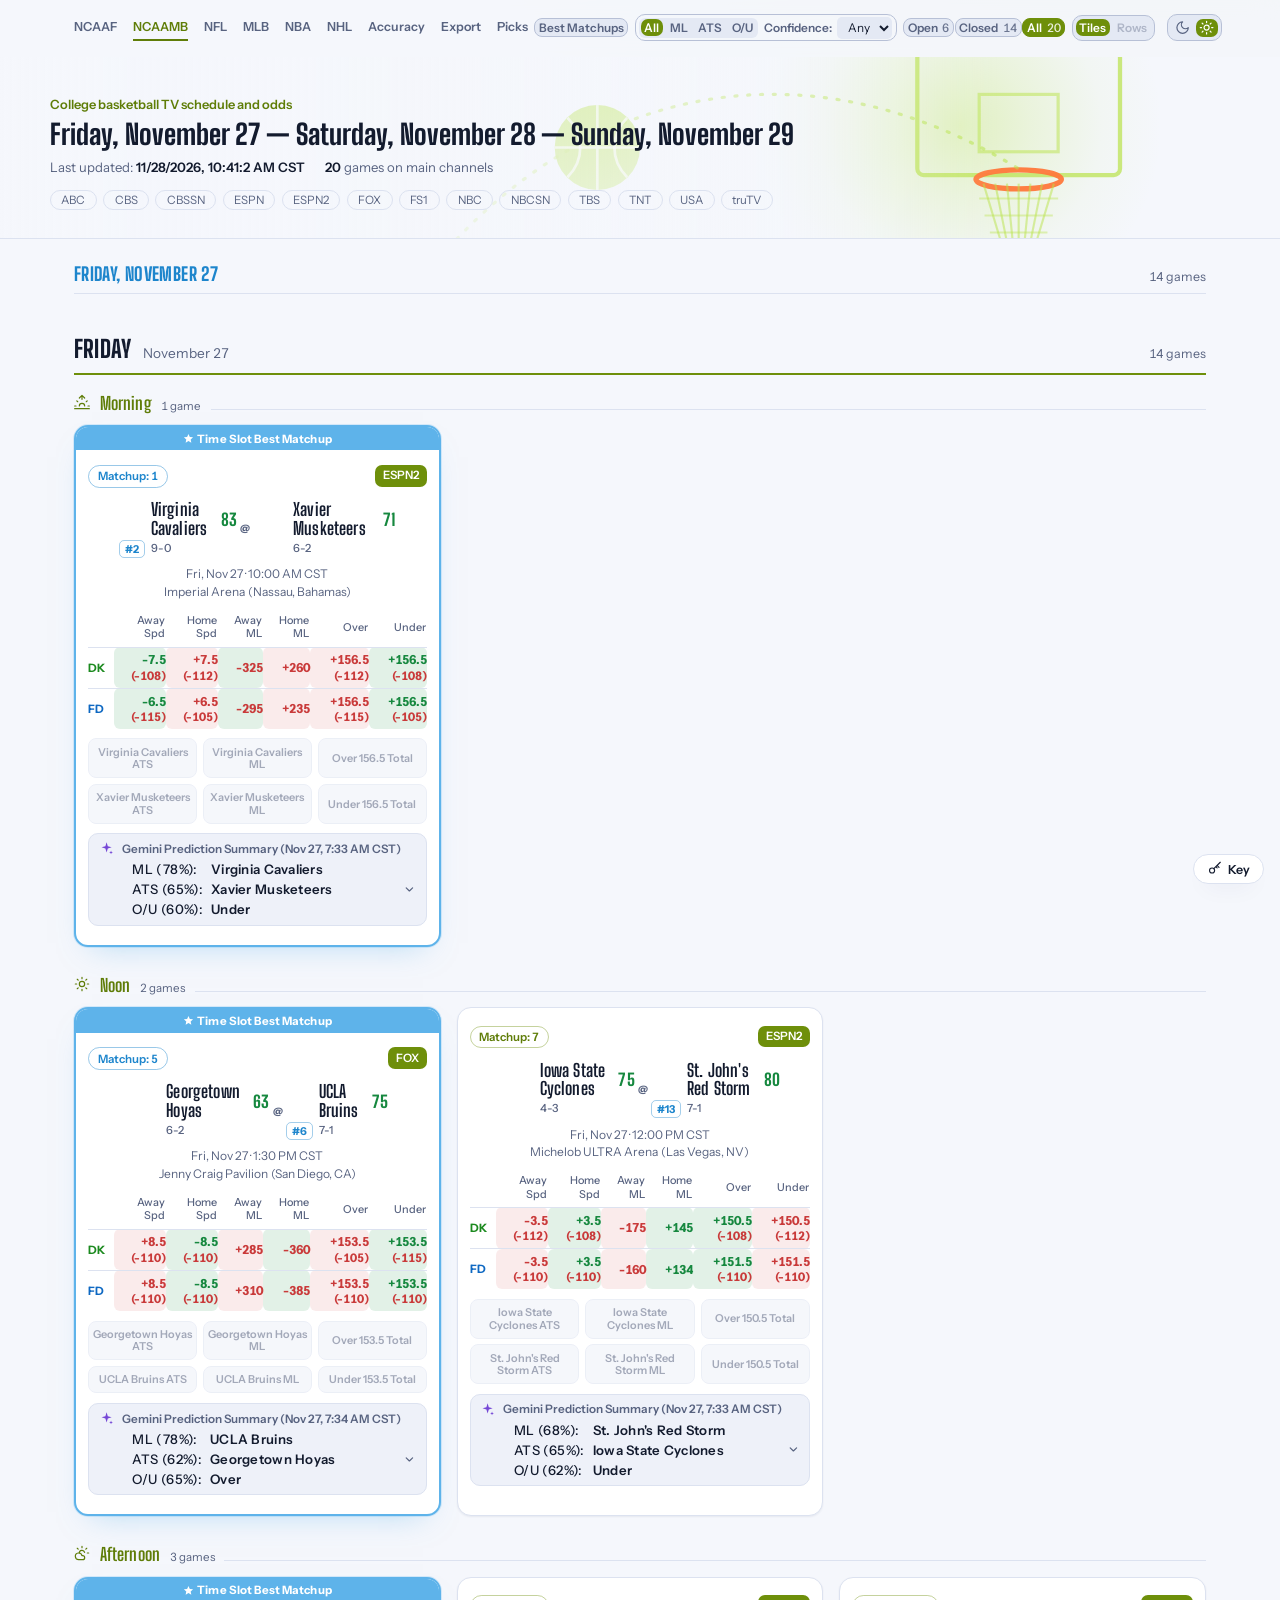
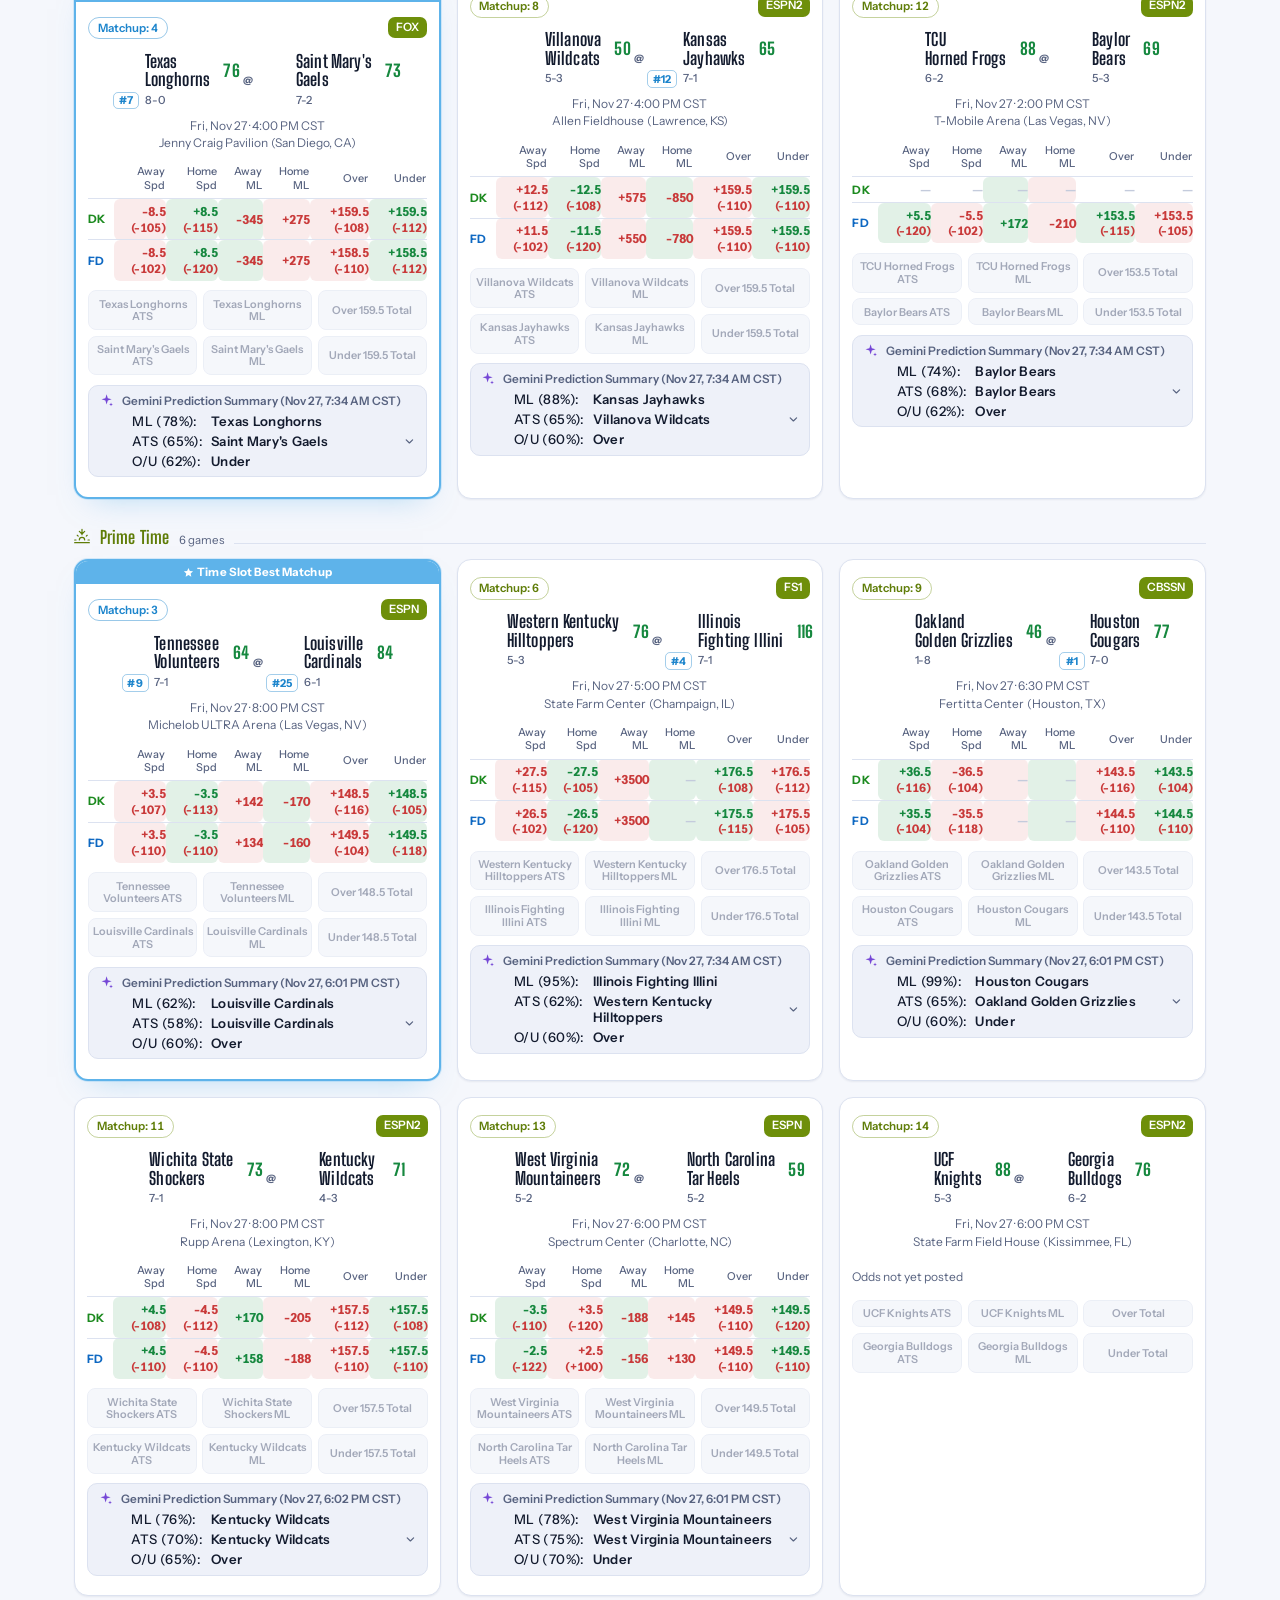
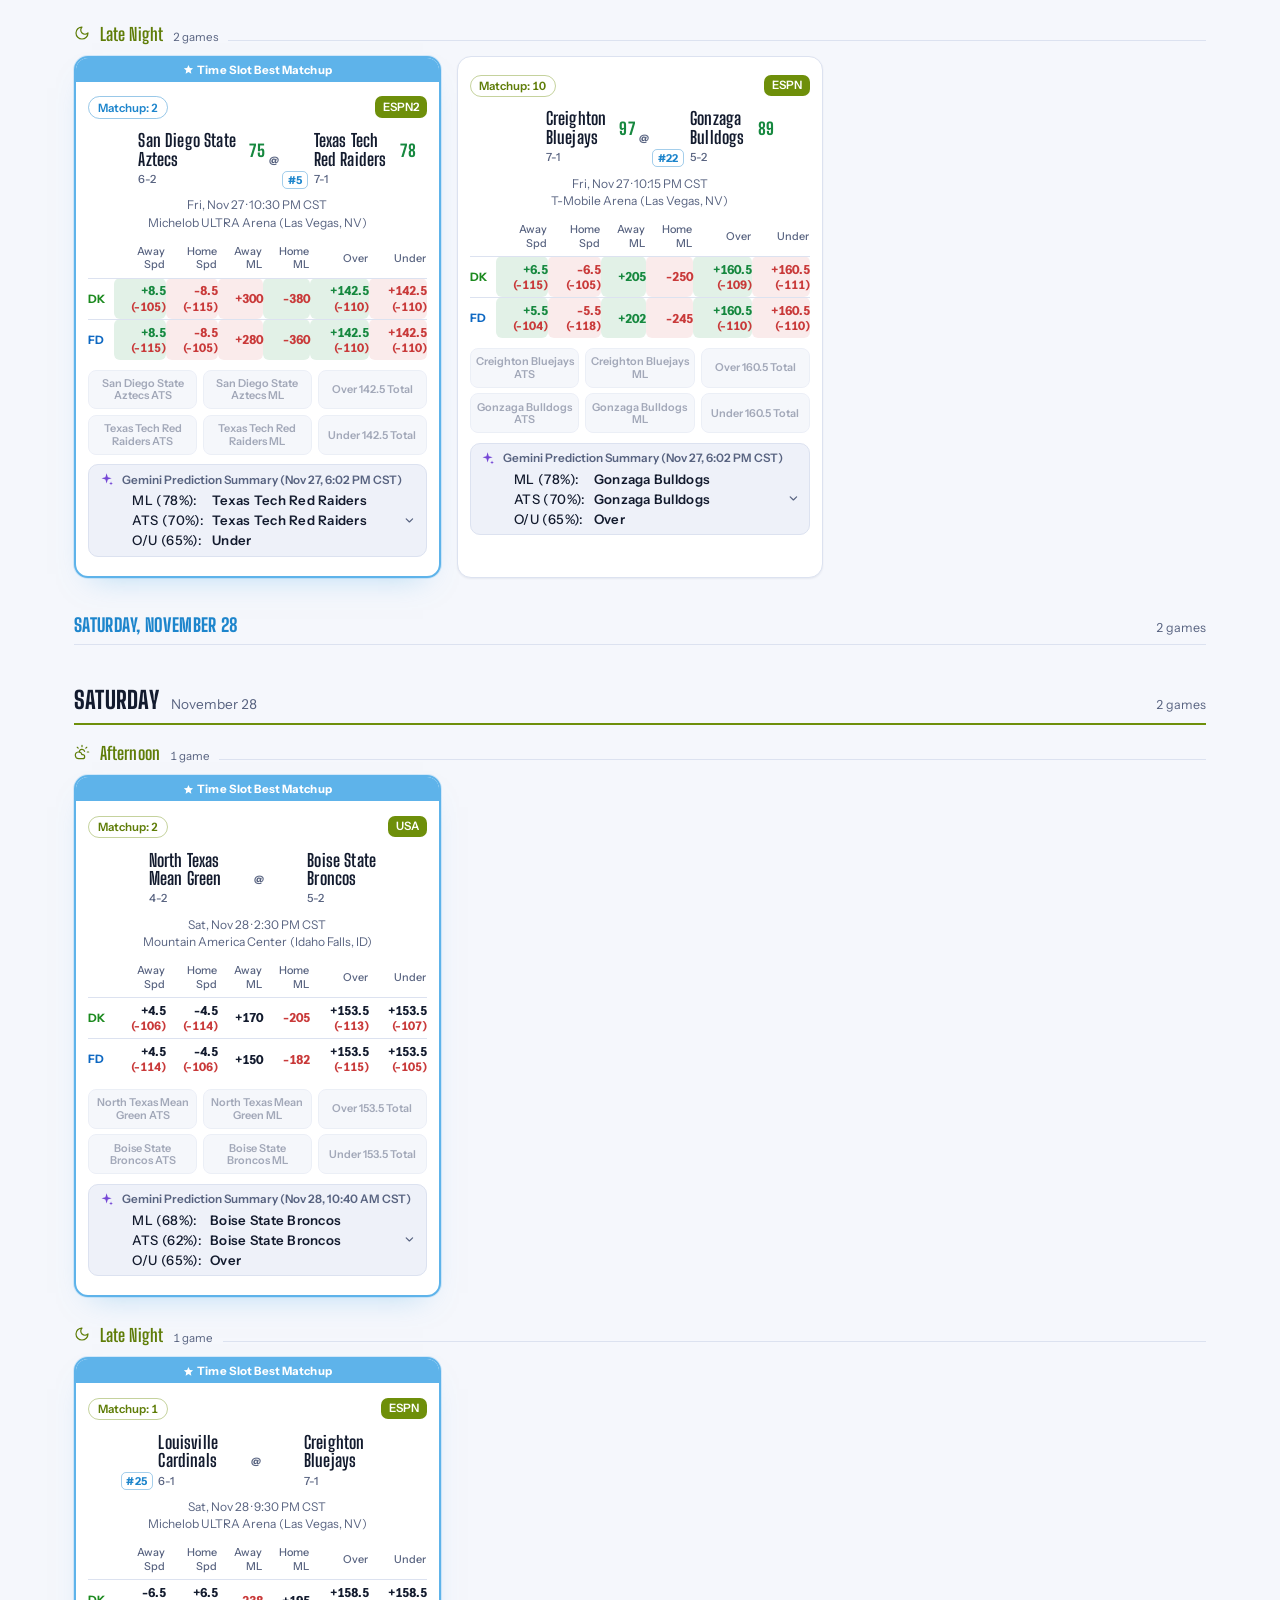
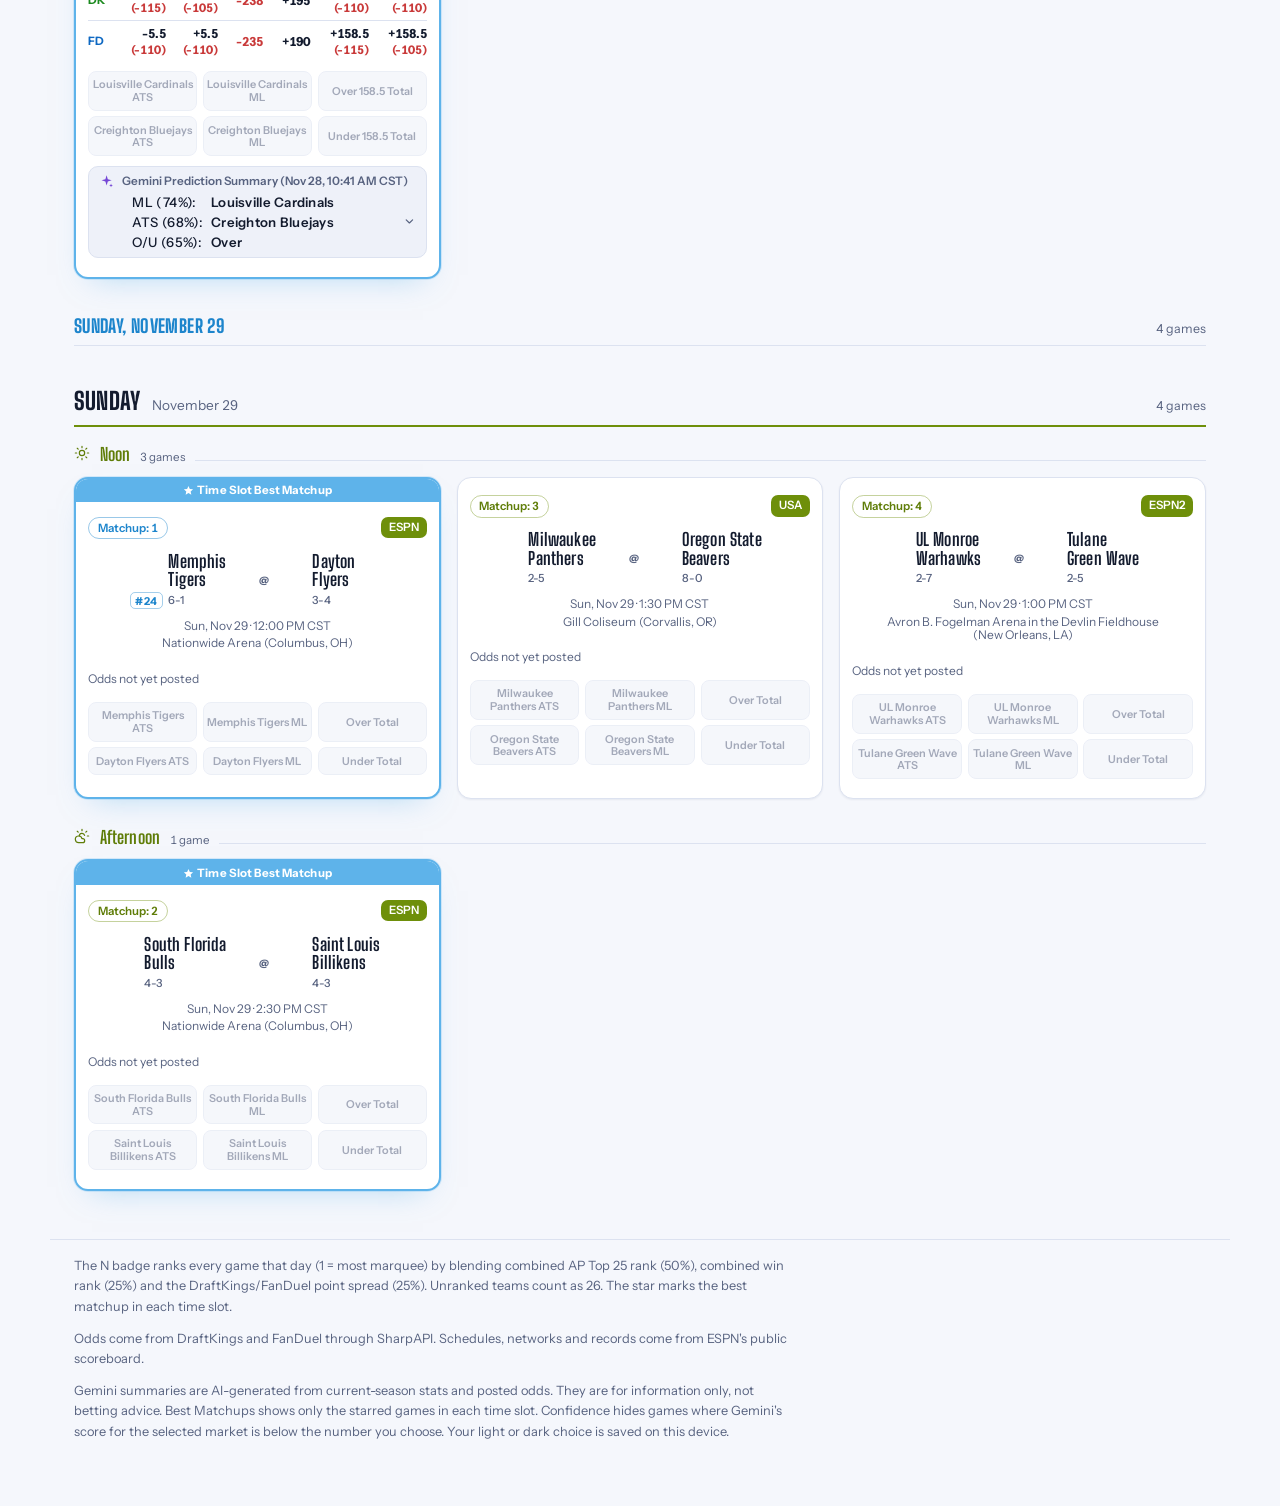
<file: ncaamb.html>
<!DOCTYPE html>
<html lang="en">
<head>
<meta charset="UTF-8">
<meta name="viewport" content="width=device-width, initial-scale=1.0">
<title>Sports Dashboard - NCAAMB</title>
<link rel="icon" type="image/svg+xml" href="assets/img/favicon-ncaamb.svg">
<link rel="preload" href="assets/fonts/instrument-sans-latin-wght-normal.woff2" as="font" type="font/woff2" crossorigin>
<link rel="preload" href="assets/fonts/big-shoulders-display-latin-wght-normal.woff2" as="font" type="font/woff2" crossorigin>
<style>
  :root{
    --bg: #0a0d10;
    --bg-panel: #12161b;
    --line: #232a31;
    --turf: #2f6a8f;
    --turf-bright: #43a0c1;
    --chalk: #e8ecef;
    --dim: #8a95a1;
    --gold: #e0a63c;
    --dk-green: #53d337;
    --fd-blue: #1493ff;
    --loss-red: #e2584a;
    --pick-yellow: #ffd60a;
    --bg-panel2: #161b20;
    --bg-panel3: #14101c;
    --pill-bg: #000;
    --card-hover-border: #39424b;
    --empty-cell: #3d454d;
    --strong-text: #ffffff;
    --bg-top-glow: #131a1f;
    --grid-line-color: rgba(255,255,255,0.015);
    --nav-shadow: rgba(0,0,0,0.6);
    --gold-rgb: 224,166,60;
    --pick-yellow-rgb: 255,214,10;
    --purple: #a78bfa;
    --purple-rgb: 167,139,250;
    --purple-deep: #8b5cf6;
    --purple-deep-rgb: 139,92,246;
    --purple-soft: #c4b5fd;
    --toggle-bg: var(--bg-panel);
    --toggle-border: var(--line);
    --toggle-text: var(--dim);
    --on-solid: #000;
  }

  /* Light theme -- same variable names, redefined on body.light-theme so
     every rule below (already written in terms of var(--x)) flips for
     free. Turf (sport accent) is left unchanged on purpose. Yellow accents
     (--gold, --pick-yellow) become baby blue; --gold stays a touch richer
     than --pick-yellow so it reads clearly as plain text on white. The
     Gemini purple accent keeps its hue but goes a shade deeper so it still
     has enough contrast as text on a light background. */
  body.light-theme{
    --bg: #ffffff;
    --bg-panel: #f3f5f7;
    --bg-panel2: #e9edf1;
    --bg-panel3: #f1eefb;
    --line: #d7dde2;
    --chalk: #12161b;
    --dim: #5b6570;
    --gold: #1f9cd8;
    --gold-rgb: 31,156,216;
    --pick-yellow: #5ab4e1;
    --pick-yellow-rgb: 90,180,225;
    --dk-green: #1f8a0e;
    --fd-blue: #0e6fc7;
    --loss-red: #c0392b;
    --pill-bg: #eef1f3;
    --card-hover-border: #b9c2ca;
    --empty-cell: #c7ccd1;
    --strong-text: #12161b;
    --bg-top-glow: #eef4f8;
    --grid-line-color: rgba(10,20,30,0.025);
    --nav-shadow: rgba(20,30,40,0.12);
    --purple: #7c4dd6;
    --purple-rgb: 124,77,214;
    --purple-deep: #6d3fd6;
    --purple-deep-rgb: 109,63,214;
    --purple-soft: #6d3fd6;
    --toggle-bg: #dde2e6;
    --toggle-border: #aab1b8;
    --toggle-text: var(--dim);
    --on-solid: #fff;
  }

  *{box-sizing:border-box;}
  html,body{margin:0;padding:0;}
  body{
    background:
      radial-gradient(ellipse at top, var(--bg-top-glow) 0%, var(--bg) 55%),
      repeating-linear-gradient(90deg, var(--grid-line-color) 0 1px, transparent 1px 64px);
    color:var(--chalk);
    font-family:var(--font-body);
    min-height:100vh;
    padding-bottom:4rem;
  }

  .nav-bar{
    position:sticky; top:0; z-index:100;
    background:var(--bg);
    border-bottom:1px solid transparent;
    transition:border-color .15s ease, box-shadow .15s ease;
  }
  .nav-bar.stuck{
    border-bottom-color:var(--line);
    box-shadow:0 8px 20px -12px var(--nav-shadow);
  }
  .site-nav{
    max-width:1180px; margin:0 auto; padding:0.9rem 1.5rem;
    display:flex; flex-wrap:wrap; gap:.5rem; align-items:center;
    position:relative;
  }
  .hamburger-btn{
    display:none; order:1;
    background:transparent; border:1px solid var(--line); border-radius:6px;
    color:var(--chalk); font-size:1.1rem; line-height:1;
    padding:0.32rem 0.55rem; cursor:pointer;
  }
  .nav-links{display:flex; gap:1.25rem; align-items:center; order:1;}
  .site-nav a{
    font-family:var(--font-display); font-weight:600; font-size:0.68rem;
    text-transform:uppercase; letter-spacing:0.04em;
    color:var(--dim); text-decoration:none;
    padding:0.3rem 0; border-bottom:2px solid transparent;
  }
  .site-nav a:hover{color:var(--chalk);}
  .site-nav a.active{color:var(--turf-bright); border-bottom-color:var(--turf-bright);}
  .status-pills{display:flex; gap:0.1rem; align-items:center; order:3;}
  .status-pill{
    display:flex; align-items:center; gap:0.3rem;
    font-family:var(--font-display); font-weight:600; font-size:0.68rem;
    text-transform:uppercase; letter-spacing:0.03em;
    color:var(--toggle-text); background:var(--toggle-bg); border:1px solid var(--toggle-border); border-radius:6px;
    padding:0.1rem 0.22rem; cursor:pointer; transition:all 0.12s ease;
  }
  .status-pill:hover{color:var(--chalk);}
  .status-pill.active{background:var(--turf); color:var(--on-solid); border-color:var(--turf);}
  .pill-count{font-family:var(--font-body); font-weight:500; opacity:0.85;}
  .view-toggle{
    display:flex; gap:0.25rem; background:var(--toggle-bg);
    border:1px solid var(--toggle-border); border-radius:8px; padding:0.2rem;
    order:4; margin-left:auto;
  }
  .view-toggle .view-btn{
    font-family:var(--font-display); font-weight:600; font-size:0.68rem;
    text-transform:uppercase; letter-spacing:0.04em;
    color:var(--toggle-text); background:transparent; border:none; border-radius:6px;
    padding:0.1rem 0.22rem; cursor:pointer; transition:all 0.12s ease;
  }
  .view-toggle .view-btn:hover{color:var(--chalk);}
  .view-toggle .view-btn.active{background:var(--turf); color:var(--on-solid);}
  .theme-toggle{
    display:flex; gap:0.15rem; background:var(--toggle-bg);
    border:1px solid var(--toggle-border); border-radius:8px; padding:0.2rem;
    order:5; margin-left:0.35rem;
  }
  .theme-toggle .theme-btn{
    font-family:var(--font-display); font-weight:600; font-size:0.68rem;
    display:flex; align-items:center; justify-content:center;
    background:transparent; border:none; border-radius:6px;
    padding:0.1rem 0.22rem; cursor:pointer; transition:all 0.12s ease;
  }
  .theme-toggle .theme-btn[data-theme="dark"]{color:#9aa4ad;}
  .theme-toggle .theme-btn[data-theme="light"]{color:#f5a524;}
  .theme-toggle .theme-btn.active{background:var(--turf,var(--gold));}

  /* Filter options now live inline in the nav bar itself (same sticky
     element, same background) instead of a separate bar underneath --
     order:2 puts them between the menu links and the status pills on
     desktop; the mobile media query below reorders them onto their own
     second line. */
  .filter-bar-inner{
    display:flex; flex-wrap:wrap; gap:0.6rem; align-items:center;
    justify-content:center;
    flex:1 1 auto; order:2;
  }
  .filter-pill{
    font-family:var(--font-display); font-weight:600; font-size:0.68rem;
    text-transform:uppercase; letter-spacing:0.04em;
    color:var(--toggle-text); background:var(--toggle-bg); border:1px solid var(--toggle-border); border-radius:6px;
    padding:0.1rem 0.22rem; cursor:pointer; transition:all 0.12s ease;
  }
  .filter-pill:hover{color:var(--chalk);}
  .filter-pill.active{background:var(--turf); color:var(--on-solid); border-color:var(--turf);}

  .filter-conf-group{
    display:flex; align-items:center; gap:0.5rem;
    border:1px solid var(--toggle-border); border-radius:8px;
    padding:0.1rem 0.22rem;
  }
  .conf-type-toggle{
    display:flex; gap:0.2rem; background:var(--toggle-bg); border-radius:6px; padding:0.1rem;
  }
  .conf-type-btn{
    font-family:var(--font-display); font-weight:600; font-size:0.68rem;
    text-transform:uppercase; letter-spacing:0.03em;
    color:var(--toggle-text); background:transparent; border:none; border-radius:5px;
    padding:0.1rem 0.22rem; cursor:pointer; transition:all 0.12s ease;
  }
  .conf-type-btn:hover{color:var(--chalk);}
  .conf-type-btn.active{background:var(--turf); color:var(--on-solid);}
  .filter-conf{display:flex; align-items:center; gap:0.35rem;}
  .filter-conf label{
    font-family:var(--font-display); font-weight:600; font-size:0.68rem;
    text-transform:uppercase; letter-spacing:0.03em; color:var(--toggle-text);
  }
  .filter-conf select{
    background:var(--toggle-bg); color:var(--chalk); border:none;
    border-radius:5px; padding:0.18rem 0.4rem; font-family:var(--font-body);
    font-size:0.68rem; cursor:pointer;
  }

  /* Below this width the links + filters + toggle can't fit on one line --
     drop the filters to their own full-width second line inside the same
     sticky nav bar (order swap so links/toggle stay on line 1). */
  /* Below this width the links + filters + pills + toggle can't fit on one
     line. Hamburger replaces the inline nav links (which become a
     dropdown), and Best-Slot-Matchups/Confidence drop to their own full-
     width second line, while Hamburger/Open/Closed/All/Tiles/Rows stay
     together on line 1. */
  @media (max-width: 760px){
    .hamburger-btn{display:flex; align-items:center; justify-content:center;}
    .nav-links{
      display:none; position:absolute; top:100%; left:0; right:0;
      flex-direction:column; align-items:flex-start; gap:0.6rem;
      background:var(--bg-panel); border:1px solid var(--line); border-top:none;
      padding:0.85rem 1.5rem; z-index:150;
    }
    .nav-links.open{display:flex;}
    .status-pills{order:2;}
    .view-toggle{order:3; margin-left:0;}
    .theme-toggle{order:4; margin-left:0.3rem;}
    .filter-bar-inner{order:5; flex:1 1 100%; justify-content:flex-start;}
  }

  /* Line 1 (hamburger / Open-Closed-All / Tiles-Rows / theme toggle) must
     never wrap onto two lines -- shrink its own text/padding instead as
     the screen narrows, rather than letting the theme toggle spill onto
     its own row. */
  @media (max-width: 480px){
    .site-nav{padding-left:1rem; padding-right:1rem; gap:.35rem;}
    .hamburger-btn{padding:0.24rem 0.4rem; font-size:1rem;}
    .status-pill{font-size:0.76rem; padding:0.1rem 0.2rem; gap:0.2rem;}
    .view-toggle{padding:0.17rem; gap:0.17rem;}
    .view-toggle .view-btn{font-size:0.76rem; padding:0.1rem 0.22rem;}
    .theme-toggle{padding:0.17rem; margin-left:0.22rem;}
    .theme-toggle .theme-btn{width:1.28rem; height:1.28rem; font-size:0.7rem;}
    .filter-pill{font-size:0.76rem; padding:0.1rem 0.2rem;}
    .conf-type-btn{font-size:0.76rem; padding:0.1rem 0.2rem;}
    .filter-conf label{font-size:0.76rem;}
    .filter-conf select{font-size:0.76rem; padding:0.16rem 0.34rem;}
  }
  @media (max-width: 380px){
    .site-nav{gap:.25rem;}
    .status-pill{font-size:0.7rem; padding:0.08rem 0.17rem;}
    .view-toggle .view-btn{font-size:0.7rem; padding:0.08rem 0.18rem;}
    .theme-toggle .theme-btn{width:1.12rem; height:1.12rem; font-size:0.62rem;}
    .filter-pill{font-size:0.7rem; padding:0.08rem 0.17rem;}
    .conf-type-btn{font-size:0.7rem; padding:0.08rem 0.17rem;}
    .filter-conf label{font-size:0.7rem;}
    .filter-conf select{font-size:0.7rem; padding:0.13rem 0.28rem;}
  }


  .week-block{margin-top:2.25rem;}
  .week-block:first-child{margin-top:1.5rem;}
  .week-heading{
    display:flex; align-items:baseline; gap:0.75rem;
    padding-bottom:0.5rem; margin-bottom:0.25rem;
    border-bottom:1px dashed var(--line);
  }
  .week-heading .week-name{
    font-family:var(--font-display); font-weight:700; font-size:1.15rem;
    text-transform:uppercase; letter-spacing:0.05em; color:var(--gold);
  }
  .week-heading .week-count{margin-left:auto; color:var(--dim); font-size:0.78rem;}
  .week-empty{color:var(--dim); font-size:0.85rem; padding:0.5rem 0 1.5rem;}

  /* Rows view: same card markup, laid out as a column-aligned table instead of
     tiles. Every row is a CSS grid using the same fixed column tracks (Rank /
     TV / Team / Odds / Buttons), so all rows line up with each other going
     down the page no matter which day or time slot they're in. The row list
     is inset from the page edges rather than running edge-to-edge. */
  body.row-view .site-nav,
  body.row-view .hero-inner,
  body.row-view footer,
  body.row-view .status{
    max-width:1760px;
  }
  body.row-view main{
    max-width:1480px;
    padding:0 3.25rem;
  }
  body.row-view .grid{
    display:flex; flex-direction:column; gap:0.85rem;
    margin:0 1.75rem;
  }
  body.row-view .card{
    display:grid;
    grid-template-columns:auto auto minmax(180px,1fr) 300px 205px;
    grid-template-rows:auto auto;
    align-items:center;
    column-gap:0.15rem;
    padding:0.35rem 0.7rem;
    position:relative;
  }
  body.row-view .card.slot-pick{padding-top:1rem;}
  body.row-view .pick-banner{
    position:absolute; top:-0.35rem; left:0.9rem;
    width:188px;
    display:flex; flex-direction:column; align-items:center; justify-content:center;
    gap:0.05rem; line-height:1.15; text-align:center;
    border-radius:6px; padding:0.3rem 0.4rem; margin:0; white-space:normal;
    font-size:0.58rem; z-index:2;
  }
  body.row-view .card-top{display:contents;}
  body.row-view .card-top .score-badge{
    grid-column:1; grid-row:1 / 3; justify-self:start; align-self:center;
    margin-right:0.45rem;
  }
  body.row-view .card-top .channel-pill{
    grid-column:2; grid-row:1 / 3; justify-self:start; align-self:center;
    margin-right:0.4rem;
  }
  body.row-view .matchup{
    grid-column:3; grid-row:1;
    margin:0; overflow-x:visible; white-space:normal; flex-wrap:wrap;
  }
  body.row-view .subline{
    grid-column:3; grid-row:2;
    margin:0; flex-direction:row; gap:0.6rem;
  }
  body.row-view table.odds,
  body.row-view .no-odds{
    grid-column:4; grid-row:1 / 3;
    width:100%;
  }
  body.row-view table.odds{table-layout:fixed; font-size:0.7rem;}
  body.row-view table.odds th{font-size:0.6rem; padding-bottom:0.2rem; line-height:1.15;}
  body.row-view table.odds td{padding:0.18rem 0;}
  body.row-view .book{font-size:0.64rem;}
  body.row-view table.odds th:first-child,
  body.row-view table.odds td:first-child{width:20px;}
  body.row-view .no-odds{font-size:0.68rem;}
  body.row-view .pick-toolbar{
    grid-column:5; grid-row:1 / 3;
    margin:0; width:100%; align-self:start;
    display:flex; flex-direction:column; height:100%;
  }
  body.row-view .pick-toolbar-payout{
    display:flex; flex-direction:column; justify-content:center; gap:0.05rem;
    min-height:1.65rem; padding:0 0.1rem;
  }
  body.row-view .pick-toolbar-payout .payout-summary{
    margin-top:0; font-size:0.58rem; text-align:left; white-space:nowrap;
    overflow:hidden; text-overflow:ellipsis;
  }
  body.row-view .pick-buttons{
    display:grid; grid-template-columns:repeat(3,1fr); gap:0.22rem;
    margin-top:0; flex:1;
  }
  body.row-view .pick-btn{min-width:0; font-size:0.62rem; padding:0.32rem 0.2rem; overflow-wrap:break-word;}
  /* Below this width there isn't enough room for a true single-line row even
     with the wider container, so let each row scroll horizontally instead
     of wrapping onto a second line. */
  @media (max-width: 1400px){
    body.row-view .grid{overflow-x:visible;}
    body.row-view .card{overflow-x:auto; scrollbar-width:none; -ms-overflow-style:none;}
    body.row-view .card::-webkit-scrollbar{display:none;}
  }
  @media (max-width: 900px){
    body.row-view main{padding:0 1.5rem;}
    body.row-view .grid{margin:0;}
    body.row-view .card{
      display:flex; flex-direction:column; align-items:stretch; overflow-x:visible;
    }
    body.row-view .card-top{display:flex; justify-content:space-between; align-items:center; width:auto;}
    body.row-view .card-top .score-badge,
    body.row-view .card-top .channel-pill{grid-column:auto; grid-row:auto;}
    body.row-view .matchup,
    body.row-view .subline,
    body.row-view table.odds,
    body.row-view .no-odds,
    body.row-view .pick-toolbar{width:auto; grid-column:auto; grid-row:auto;}
  }

  .hero{
    padding:2.5rem 1.5rem 1.75rem;
    border-bottom:1px solid var(--line);
    position:relative;
    overflow:hidden;
  }
  .hero::before{
    content:"";
    position:absolute; inset:0;
    background:linear-gradient(120deg, rgba(47,95,143,0.18), transparent 55%);
    pointer-events:none;
  }
  .hero-inner{max-width:1180px;margin:0 auto;position:relative;}
  .eyebrow{
    font-family:var(--font-display);
    text-transform:uppercase;
    letter-spacing:0.22em;
    font-size:0.72rem;
    color:var(--turf-bright);
    font-weight:600;
  }
  h1{
    font-family:var(--font-display);
    font-weight:700;
    font-size:clamp(0.68rem, 1.7vw, 1.05rem);
    margin:0.35rem 0 0.5rem;
    letter-spacing:-0.01em;
  }
  /* Desktop keeps the clamp() above; mobile gets its own fixed size
     (roughly double what the clamp's mobile-width minimum resolves to)
     since the clamp's vw-based scaling stays pinned at its floor on
     narrow screens. */
  @media (max-width: 760px){
    h1{font-size:1.36rem;}
  }
  .meta-row{
    display:flex; flex-wrap:wrap; gap:1.25rem;
    color:var(--dim); font-size:0.82rem; margin-top:0.5rem;
  }
  .meta-row b{color:var(--chalk); font-weight:600;}
  .channels{
    display:flex; gap:0.4rem; flex-wrap:wrap; margin-top:0.9rem;
  }
  .chan-pill{
    border:1px solid var(--line); border-radius:999px;
    padding:0.15rem 0.65rem; font-size:0.72rem; color:var(--dim);
  }

  main{max-width:1180px;margin:0 auto; padding:0 1.5rem;}

  .day-block{margin-top:2.5rem;}
  .day-heading{
    display:flex; align-items:baseline; gap:0.75rem;
    padding-bottom:0.6rem; margin-bottom:1.1rem;
    border-bottom:2px solid var(--turf);
  }
  .day-heading .weekday{
    font-family:var(--font-display); font-weight:700; font-size:1.5rem;
    text-transform:uppercase; letter-spacing:0.02em;
  }
  .day-heading .date{color:var(--dim); font-size:0.85rem;}
  @media (max-width: 480px){
    .day-heading{gap:0.5rem;}
    .day-heading .weekday{font-size:1.2rem;}
    .day-heading .date{font-size:0.65rem;}
  }
  .day-heading .count{
    margin-left:auto; color:var(--dim); font-size:0.78rem;
  }

  .slot-block{margin-bottom:1.75rem;}
  .slot-block:last-child{margin-bottom:0;}
  .slot-heading{
    display:flex; align-items:baseline; gap:0.6rem; flex-wrap:wrap;
    margin-bottom:0.7rem;
  }
  .slot-heading .slot-name{
    font-family:var(--font-display); font-weight:600; font-size:0.95rem;
    text-transform:uppercase; letter-spacing:0.08em; color:var(--turf-bright);
  }
  .slot-heading .slot-icon{font-size:0.9rem;}
  .slot-heading::after{
    content:""; flex:1; height:1px; background:var(--line);
  }
  .slot-heading .slot-count{color:var(--dim); font-size:0.72rem;}
  .slot-heading a.slot-regional-link{
    font-size:0.72rem; color:var(--turf-bright); text-decoration:none;
    white-space:nowrap;
  }
  .slot-heading a.slot-regional-link:hover{text-decoration:underline;}

  .grid{
    display:grid;
    grid-template-columns:repeat(auto-fill, minmax(340px, 1fr));
    gap:1rem;
  }

  .card{
    background:var(--bg-panel);
    border:1px solid var(--line);
    border-radius:10px;
    padding:1.1rem 1.2rem 1.2rem;
    position:relative;
    transition:border-color .15s ease, transform .15s ease;
  }
  .card:hover{border-color:var(--card-hover-border); transform:translateY(-1px);}
  .card.close-game{border-color:rgba(var(--gold-rgb),0.55); box-shadow:0 0 0 1px rgba(var(--gold-rgb),0.12), 0 8px 24px -12px rgba(var(--gold-rgb),0.25);}
  .card.slot-pick{
    border:2px solid var(--pick-yellow);
    box-shadow:0 0 0 1px rgba(var(--pick-yellow-rgb),0.25), 0 10px 26px -12px rgba(var(--pick-yellow-rgb),0.4);
    padding-top:2.4rem;
  }
  .pick-banner{
    position:absolute; top:0; left:0; right:0;
    background:var(--pick-yellow); color:var(--on-solid);
    font-family:var(--font-display); font-weight:700; font-size:0.7rem;
    text-transform:uppercase; letter-spacing:0.1em; text-align:center;
    padding:0.3rem 0.5rem; border-radius:9px 9px 0 0;
  }
  .odds td.picked{background:rgba(var(--pick-yellow-rgb),0.16); color:var(--pick-yellow); font-weight:700; border-radius:4px;}
  .odds td.hit{background:rgba(62,207,106,0.18); color:var(--win-green); font-weight:700; border-radius:4px;}
  .odds td.miss{background:rgba(226,88,74,0.16); color:var(--loss-red); font-weight:700; border-radius:4px;}
  .odds td.picked.hit,
  .odds td.picked.miss{box-shadow:inset 0 0 0 2px var(--pick-yellow);}
  .pick-toolbar{ }
  .pick-toolbar-payout:empty{display:none;}
  .pick-buttons{display:grid; grid-template-columns:repeat(3,1fr); gap:0.35rem; margin-top:0.6rem;}
  .payout-summary{
    font-family:var(--font-body); font-size:0.7rem; font-weight:700; color:var(--strong-text);
    text-align:center; margin-top:0.25rem;
  }
  .pick-btn{
    font-family:var(--font-body); font-size:0.68rem; font-weight:600;
    color:var(--dim); background:var(--bg-panel2); border:1px solid var(--line);
    border-radius:6px; padding:0.4rem 0.2rem; cursor:pointer;
    text-align:center; line-height:1.15; transition:all 0.12s ease;
  }
  .pick-btn:hover{border-color:var(--pick-yellow); color:var(--chalk);}
  .pick-btn.active{background:var(--pick-yellow); border-color:var(--pick-yellow); color:var(--on-solid);}
  .pick-btn:disabled{opacity:0.55; cursor:not-allowed;}
  .pick-btn:disabled:hover{border-color:var(--line); color:var(--dim);}
  .pick-btn.active:disabled{color:var(--on-solid);}
  .pick-btn.active:disabled:hover{border-color:var(--pick-yellow);}

  .card-top{display:flex; justify-content:space-between; align-items:flex-start; gap:0.75rem;}
  .score-badge{
    font-family:var(--font-display); font-weight:600; font-size:0.68rem;
    text-transform:uppercase; letter-spacing:0.08em; color:var(--turf-bright);
    border:1px solid rgba(var(--turf-rgb),0.35); border-radius:999px;
    padding:0.2rem 0.55rem; white-space:nowrap;
  }
  .close-game .score-badge{color:var(--gold); border-color:rgba(var(--gold-rgb),0.45);}
  .channel-pill{
    font-family:var(--font-display); font-weight:600; font-size:0.7rem;
    background:var(--turf); color:var(--on-solid); border-radius:5px;
    padding:0.2rem 0.5rem; letter-spacing:0.02em;
    /* Capped to roughly the width of the Matchup badge ("Matchup: XX")
       and wraps instead of overflowing, so a long combined national-TV
       string (e.g. multiple networks) doesn't blow out the card width or
       push the score badge off to one side. */
    max-width: 35ch; white-space: normal; overflow-wrap: break-word;
    text-align: left; line-height: 1.3;
  }

  .matchup{
    margin:0.85rem 0 0.6rem;
    display:flex; align-items:center; justify-content:center; flex-wrap:wrap; gap:0.45rem;
    font-family:var(--font-display); font-size:1.05rem; font-weight:600;
    white-space:normal; overflow-x:visible;
  }
  .team{display:inline-flex; align-items:center; gap:0.4rem;}
  .team-name-wrap{display:inline-flex; flex-direction:column; align-items:flex-start; line-height:1.2;}
  .team-name-line{display:inline-flex; align-items:baseline; gap:0.4rem;}
  .team-name{font-size:0.98rem;}
  .team-record{
    /* Oswald (condensed sans) instead of the monospace font used
       elsewhere -- monospace reads noticeably "spread out" at this size
       for a W-L record + pitcher line, condensed reads more compact. */
    font-family:var(--font-display); font-weight:500; font-size:0.68rem;
    letter-spacing:0.01em; color:var(--dim);
  }
  .team-pitcher{
    font-family:var(--font-display); font-weight:500; font-size:0.76rem;
    letter-spacing:0.01em; color:var(--dim); opacity:0.85;
  }
  .rank{
    font-size:0.68rem; color:var(--gold); border:1px solid rgba(var(--gold-rgb),0.4);
    border-radius:4px; padding:0.05rem 0.3rem; min-width:1.6rem; text-align:center;
    flex-shrink:0;
  }
  .at{color:var(--dim); font-size:0.72rem; font-family:var(--font-body); flex-shrink:0;}

  @media (max-width: 480px){
    .matchup{
      font-size:1rem;
    }
    .at{margin:0 0.1rem;}
  }

  .subline{
    color:var(--dim); font-size:0.75rem; display:flex; gap:1rem; flex-wrap:wrap;
    justify-content:center; margin-bottom:0.9rem;
  }

  table.odds{
    width:100%; border-collapse:collapse; font-size:0.78rem;
  }
  table.odds th{
    text-align:right; color:var(--dim); font-weight:500;
    font-size:0.66rem; text-transform:uppercase; letter-spacing:0.05em;
    padding-bottom:0.35rem; line-height:1.25;
  }
  table.odds th:first-child, table.odds td:first-child{text-align:left;}
  table.odds td{
    text-align:right; padding:0.3rem 0; border-top:1px solid var(--line);
  }
  .book{
    font-family:var(--font-display); font-weight:600; font-size:0.72rem;
  }
  .book.dk{color:var(--dk-green);}
  .book.fd{color:var(--fd-blue);}
  .num.neg{color:var(--loss-red);}
  .num-am{display:block; font-size:0.7rem; margin-top:0.1rem;}
  .empty-cell{color:var(--empty-cell);}

  .no-odds{color:var(--dim); font-size:0.75rem; padding:0.4rem 0;}

  .team-score{
    font-family:var(--font-display); font-weight:700;
  }
  .team-score.live{color:var(--live-red);}
  .team-score.final{color:var(--win-green);}
  .score-status-line{
    flex-basis:100%; font-family:var(--font-display); font-size:0.68rem;
    font-weight:600; letter-spacing:0.02em; color:var(--live-red); display:flex;
    align-items:center; gap:0.35rem;
  }
  .live-dot{
    width:0.5rem; height:0.5rem; border-radius:50%; background:var(--live-red);
    display:inline-block; animation:live-pulse 1.4s ease-in-out infinite;
  }
  @keyframes live-pulse{
    0%,100%{opacity:1;} 50%{opacity:0.35;}
  }

  .gemini-toggle{
    width:100%; margin-top:0.6rem;
    display:flex; align-items:center; gap:0.5rem; flex-wrap:wrap; row-gap:0.3rem;
    font-family:var(--font-display); font-weight:600; font-size:0.7rem;
    color:var(--dim); background:var(--bg-panel2); border:1px solid var(--line);
    border-radius:6px; padding:0.45rem 0.6rem; cursor:pointer;
    text-align:left; transition:all 0.12s ease;
  }
  .gemini-toggle:hover{border-color:var(--purple-deep); color:var(--chalk);}
  .gemini-toggle.open{border-color:var(--purple-deep); color:var(--purple-soft); background:rgba(var(--purple-deep-rgb),0.1);}
  .gemini-toggle-icon{font-size:0.85rem; flex-shrink:0;}
  .gemini-toggle-main{
    display:flex; align-items:center; gap:0.5rem; flex-wrap:wrap;
    flex:1; min-width:0;
  }
  /* Tile view: each pick (ML/ATS/O-U) is a row in a 3-column grid --
     column 1 (20%) is a blank spacer (just indents the whole block a
     bit), column 2 (20%) is the right-aligned "ML (92%):" label (so
     every row's colon lines up on the same right edge), column 3 (60%)
     is the left-aligned team/pick value. .gemini-toggle-winner/-ats/-ou
     go display:contents so their own children (spacer/label/team) become
     direct grid items instead of nesting a level deeper -- that's what
     lets all three rows share the same 3 grid columns. Row view
     overrides all of this back to the original single-line-per-card
     layout below (no room to spare for a 3-column grid there).
  */
  .gemini-toggle-winner,
  .gemini-toggle-ats,
  .gemini-toggle-ou{
    display:contents;
  }
  .gemini-pick-spacer{ }
  .gemini-pick-label{
    color:var(--chalk); font-weight:500; font-size:.75rem; letter-spacing:0.03em;
    text-align:right; white-space:nowrap;
  }
  .gemini-pick-team{
    color:var(--chalk); font-weight:600; font-size:.75rem; letter-spacing:0.02em;
    text-align:left;
  }
  .gemini-toggle-trailing{
    display:flex; align-items:center; gap:0.4rem; margin-left:auto; flex-shrink:0;
  }
  /* Tiles view: always drop the Pick/ATS summary to its own line under the
     "Gemini Prediction Summary" label instead of only wrapping when it
     doesn't fit on the first line. Row view lays this button out
     differently (see body.row-view rules below), so this is scoped off. */
  body:not(.row-view) .gemini-toggle-trailing{
    flex-basis:100%; margin-left:0; justify-content:space-between;
  }
  .gemini-conf{color:var(--purple); font-family:var(--font-body); font-weight:700; text-transform:none;}
  .gemini-caret{font-size:0.6rem; transition:transform .12s ease; color:inherit;}
  .gemini-toggle.open .gemini-caret{transform:rotate(180deg);}
  .gemini-panel{
    margin-top:0.5rem; padding:0.7rem 0.8rem;
    background:var(--bg-panel3); border:1px solid rgba(var(--purple-deep-rgb),0.3); border-radius:8px;
  }
  .gemini-panel-row{
    display:flex; justify-content:space-between; gap:0.75rem;
    font-size:0.75rem; padding:0.15rem 0; color:var(--dim);
  }
  .gemini-panel-row .gemini-value{color:var(--chalk); font-weight:600; text-align:right;}
  .gemini-analysis{
    margin:0.55rem 0 0; color:var(--chalk); font-size:0.78rem; line-height:1.55;
  }
  .gemini-picks-summary {
    display: grid;
    grid-template-columns: 20% 20% 60%;
    row-gap: 0.25rem;
    column-gap: 0.4rem;
    flex: 1;
  }
  body.row-view .gemini-picks-summary{
    display: flex;
    flex-direction: row;
    align-items: center;
    gap: 20px;
    flex-wrap: wrap;
  }
  body.row-view .gemini-toggle-winner,
  body.row-view .gemini-toggle-ats,
  body.row-view .gemini-toggle-ou{
    display:flex; flex-direction:row; align-items:baseline; gap:0.3em; line-height:1.25;
    text-transform:none; letter-spacing:normal; white-space:nowrap;
  }
  body.row-view .gemini-pick-spacer{display:none;}
  body.row-view .gemini-pick-label{text-align:left;}
  body.row-view .gemini-toggle,
  body.row-view .gemini-panel{grid-column:1 / -1;}
  body.row-view .gemini-toggle{grid-row:3;}
  body.row-view .gemini-panel{grid-row:4;}

  footer{
    max-width:1180px; margin:3rem auto 0; padding:0 1.5rem;
    color:var(--toggle-text); font-size:0.75rem; border-top:1px solid var(--line); padding-top:1rem;
  }
  footer a{color:var(--turf-bright);}
  .status{max-width:1180px;margin:2rem auto;padding:0 1.5rem;color:var(--dim);}
</style>
<link rel="stylesheet" href="assets/theme.css">
</head>
<body data-sport="ncaamb">

<div class="nav-bar">
<nav class="site-nav">
  <button type="button" class="hamburger-btn" id="hamburgerBtn" aria-label="Menu" aria-expanded="false"><svg viewBox="0 0 24 24" aria-hidden="true"><path d="M4 7h16M4 12h16M4 17h16"/></svg></button>
  <div class="nav-links" id="navLinks">
    <a href="index.html">NCAAF</a>
    <a href="ncaamb.html" class="active">NCAAMB</a>
    <a href="nfl.html">NFL</a>
    <a href="mlb.html">MLB</a>
    <a href="nba.html">NBA</a>
    <a href="nhl.html">NHL</a>
    <a href="accuracy.html">Accuracy</a>
    <a href="export.html">Export</a>
    <a href="picks.html">Picks</a>
  </div>
  <div class="filter-bar-inner">
    <button type="button" class="filter-pill" id="bestMatchupOnly">Best Matchups</button>
    <div class="filter-conf-group">
      <div class="conf-type-toggle">
        <button type="button" class="conf-type-btn" data-conftype="both">All</button>
        <button type="button" class="conf-type-btn" data-conftype="ml">ML</button>
        <button type="button" class="conf-type-btn" data-conftype="ats">ATS</button>
        <button type="button" class="conf-type-btn" data-conftype="ou">O/U</button>
      </div>
      <div class="filter-conf">
        <label for="minConfSelect">Confidence:</label>
        <select id="minConfSelect">
          <option value="0">Any</option>
          <option value="5">5+</option>
          <option value="10">10+</option>
          <option value="15">15+</option>
          <option value="20">20+</option>
          <option value="25">25+</option>
          <option value="30">30+</option>
          <option value="35">35+</option>
          <option value="40">40+</option>
          <option value="45">45+</option>
          <option value="50">50+</option>
          <option value="55">55+</option>
          <option value="60">60+</option>
          <option value="65">65+</option>
          <option value="70">70+</option>
          <option value="75">75+</option>
          <option value="80">80+</option>
          <option value="85">85+</option>
          <option value="90">90+</option>
          <option value="95">95+</option>
          <option value="100">100</option>
        </select>
      </div>
    </div>
  </div>
  <div class="status-pills">
    <button type="button" class="status-pill" data-status="open">Open <span class="pill-count" id="openCount">0</span></button>
    <button type="button" class="status-pill" data-status="closed">Closed <span class="pill-count" id="closedCount">0</span></button>
    <button type="button" class="status-pill" data-status="all">All <span class="pill-count" id="allCount">0</span></button>
  </div>
  <div class="view-toggle">
    <button type="button" class="view-btn" data-mode="tiles">Tiles</button>
    <button type="button" class="view-btn" data-mode="rows">Rows</button>
  </div>
  <div class="theme-toggle" role="group" aria-label="Color theme">
    <button type="button" class="theme-btn" data-theme="dark" aria-label="Dark theme"><svg viewBox="0 0 24 24" aria-hidden="true"><path d="M12 3a6 6 0 0 0 9 9 9 9 0 1 1-9-9z"/></svg></button>
    <button type="button" class="theme-btn" data-theme="light" aria-label="Light theme"><svg viewBox="0 0 24 24" aria-hidden="true"><circle cx="12" cy="12" r="4"/><path d="M12 2v2M12 20v2M4.9 4.9l1.4 1.4M17.7 17.7l1.4 1.4M2 12h2M20 12h2M4.9 19.1l1.4-1.4M17.7 6.3l1.4-1.4"/></svg></button>
  </div>
</nav>
</div>

<div class="hero hero--ncaamb">
  <div class="hero-inner">
    <div class="eyebrow">College basketball TV schedule and odds</div>
    <h1 id="pageTitle">Loading day&hellip;</h1>
    <div class="meta-row">
      <span>Last updated: <b id="generatedAt">—</b></span>
      <span><b id="totalGames">—</b> games on main channels</span>
    </div>
    <div class="channels" id="channelList"></div>
  </div>
</div>

<main id="days"></main>

<div class="status" id="statusMsg" style="display:none;"></div>

<footer>
  <p>The N badge ranks every game that day (1 = most marquee) by blending combined AP Top 25 rank (50%), combined win rank (25%) and the DraftKings/FanDuel point spread (25%). Unranked teams count as 26. The star marks the best matchup in each time slot.</p>
  <p>Odds come from DraftKings and FanDuel through SharpAPI. Schedules, networks and records come from ESPN's public scoreboard.</p>
  <p>Gemini summaries are AI-generated from current-season stats and posted odds. They are for information only, not betting advice. Best Matchups shows only the starred games in each time slot. Confidence hides games where Gemini's score for the selected market is below the number you choose. Your light or dark choice is saved on this device.</p>
</footer>

<script src="picks-store.js"></script>
<script>
(function(){
  const bar = document.querySelector('.nav-bar');
  if (!bar) return;
  const onScroll = () => bar.classList.toggle('stuck', window.scrollY > 2);
  onScroll();
  window.addEventListener('scroll', onScroll, { passive: true });
})();
</script>
<script>
const SPORT = 'ncaamb';
const DATA_URL = 'data/ncaamb_dashboard.json';
let SCORES = {};
let CURRENT_SEASON = null;

function fmtAmerican(n) {
  if (n === null || n === undefined || n === '') return null;
  const num = Number(n);
  if (Number.isNaN(num)) return null;
  return num > 0 ? `+${num}` : `${num}`;
}

function fmtLine(n) {
  if (n === null || n === undefined || n === '') return null;
  const num = Number(n);
  if (Number.isNaN(num)) return null;
  return num > 0 ? `+${num}` : `${num}`;
}

function oddsCell(entry) {
  if (!entry || (entry.line === undefined && entry.american === undefined)) {
    return '<span class="empty-cell">—</span>';
  }
  const line = fmtLine(entry.line);
  const am = fmtAmerican(entry.american);
  const negCls = (typeof entry.american === 'number' && entry.american < 0) ? 'neg' : '';
  if (line !== null && am !== null) return `${line}<span class="num num-am ${negCls}">(${am})</span>`;
  if (am !== null) return `<span class="num ${negCls}">${am}</span>`;
  if (line !== null) return line;
  return '<span class="empty-cell">—</span>';
}

function rankBadge(rank) {
  // No rank -> keep an invisible badge of the same size so the logo/name/record
  // columns don't shift between ranked and unranked teams.
  return rank ? `<span class="rank">#${rank}</span> ` : '<span class="rank rank-empty" aria-hidden="true">#00</span> ';
}

const MULTI_WORD_MASCOTS = new Set(['Red Wings','Blue Jackets','Maple Leafs','Golden Knights','Trail Blazers','Blue Jays','Red Sox','White Sox','Crimson Tide','Fighting Irish','Golden Gophers','Scarlet Knights','Blue Devils','Tar Heels','Demon Deacons','Yellow Jackets','Horned Frogs','Red Raiders','Sun Devils','Nittany Lions','Golden Eagles','Green Wave','Blue Hens','Mean Green','Black Knights','Golden Flashes','Thundering Herd','Rainbow Warriors','Fighting Illini','Red Wolves','Blue Raiders','Golden Hurricane','Wolf Pack','Fighting Hawks','Mountain Hawks','Golden Bears','Red Storm','Blue Jays','Fighting Camels','Delta Devils','Ragin Cajuns','Runnin Rebels','Golden Panthers','Big Green','Crimson Hawks','Seminoles']);

// "Green Bay Packers" -> ['Green Bay', 'Packers'] so tiles can show the
// city / school on one row and the nickname on the next. Uses ESPN's
// `location` field when the data has it; otherwise falls back to treating
// the last word (or a known two-word nickname) as the nickname.
function splitTeamName(name, location) {
  if (!name) return ['', ''];
  if (location && name.length > location.length + 1 && name.startsWith(location + ' ')) {
    return [location, name.slice(location.length + 1)];
  }
  const words = name.split(' ');
  if (words.length < 2) return [name, ''];
  if (words.length > 2 && MULTI_WORD_MASCOTS.has(words.slice(-2).join(' '))) {
    return [words.slice(0, -2).join(' '), words.slice(-2).join(' ')];
  }
  return [words.slice(0, -1).join(' '), words[words.length - 1]];
}

// Logos that get lost on the dark background are drawn on a white circle.
const LOGO_ON_WHITE = new Set(['Penn State Nittany Lions','Iowa Hawkeyes','Ohio State Buckeyes','Texas A&M Aggies','Cincinnati Bearcats','Utah State Aggies','Wake Forest Demon Deacons','Kansas State Wildcats','Michigan State Spartans','Nevada Wolf Pack','Nevada Wolfpack','New York Giants','New York Jets','Los Angeles Rams','Carolina Panthers','San Diego Padres','New York Yankees','Colorado Rockies','Detroit Tigers','Kansas City Royals','Minnesota Twins','Oakland Athletics','Athletics','Washington Capitals','Tampa Bay Lightning','Toronto Maple Leafs','Dallas Stars','Utah Jazz','California Golden Bears','Virginia Cavaliers','Charlotte 49ers','Rice Owls','Baylor Bears','TCU Horned Frogs','West Virginia Mountaineers','New Mexico State Aggies','Toledo Rockets','San Diego State Aztecs']);

function teamNameBlock(name, record, scoreBadge, pitcher, logo, location) {
  const recordHtml = record ? `<span class="team-record">${record}</span>` : '';
  const [nameTop, nameBottom] = splitTeamName(name, location);
  const nameHtml = nameBottom ? `<span class="tn-loc">${nameTop}</span> <span class="tn-mascot">${nameBottom}</span>` : nameTop;
  const logoHtml = logo ? `<img class="team-logo${LOGO_ON_WHITE.has(name) ? ' logo-white' : ''}" src="${logo}" alt="" loading="lazy" decoding="async" onerror="this.remove()">` : '';
  return `${logoHtml}<span class="team-name-wrap"><span class="team-name-line"><span class="team-name">${nameHtml}</span>${scoreBadge || ''}</span>${recordHtml}</span>`;
}

function kickoffTime(iso, tbd) {
  if (tbd) return 'Time TBD';
  try {
    const d = new Date(iso);
    const day = d.toLocaleDateString('en-US', { timeZone: DISPLAY_TZ, weekday: 'short', month: 'short', day: 'numeric' });
    const time = d.toLocaleTimeString('en-US', { timeZone: DISPLAY_TZ, hour: 'numeric', minute: '2-digit', timeZoneName: 'short' });
    return `${day} &middot; ${time}`;
  } catch (e) { return ''; }
}

function renderGame(g) {
  // matchup_score is a blended 0-100 score (50% AP rank + 25% win rank
  // + 25% spread, each normalized) -- treat the bottom ~1/5th of the 0-100 scale as a
  // "close/marquee" game. Adjust to taste.
  const closeGame = g.matchup_score !== null && g.matchup_score !== undefined && g.matchup_score <= 20;
  const isPick = !!g.is_slot_pick;
  const gScore = SCORES[String(g.id)];
  const books = ['draftkings', 'fanduel'];
  const bookLabel = { draftkings: 'DK', fanduel: 'FD' };
  const bookCls = { draftkings: 'dk', fanduel: 'fd' };

  const hasAnyOdds = books.some(b =>
    Object.keys((g.odds?.[b]?.spread) || {}).length ||
    Object.keys((g.odds?.[b]?.moneyline) || {}).length ||
    Object.keys((g.odds?.[b]?.total) || {}).length
  );

  let rows = '';
  books.forEach(b => {
    const spread = g.odds?.[b]?.spread || {};
    const ml = g.odds?.[b]?.moneyline || {};
    const total = g.odds?.[b]?.total || {};
    const cellCls = (market, side, entry) =>
      `${pickCellClass(SPORT, g, market, side)} ${oddsHitClass(SPORT, g.id, b, market, side, entry, gScore)}`.trim();
    rows += `<tr>
      <td class="book ${bookCls[b]}">${bookLabel[b]}</td>
      <td class="${cellCls('spread', 'away', spread.away)}">${oddsCell(spread.away)}</td>
      <td class="${cellCls('spread', 'home', spread.home)}">${oddsCell(spread.home)}</td>
      <td class="${cellCls('moneyline', 'away', ml.away)}">${oddsCell(ml.away)}</td>
      <td class="${cellCls('moneyline', 'home', ml.home)}">${oddsCell(ml.home)}</td>
      <td class="${cellCls('total', 'over', total.over)}">${oddsCell(total.over)}</td>
      <td class="${cellCls('total', 'under', total.under)}">${oddsCell(total.under)}</td>
    </tr>`;
  });

  const oddsBlock = hasAnyOdds
    ? `<table class="odds">
        <thead><tr><th></th><th>Away<br>Spd</th><th>Home<br>Spd</th><th>Away<br>ML</th><th>Home<br>ML</th><th>Over</th><th>Under</th></tr></thead>
        <tbody>${rows}</tbody>
      </table>`
    : `<div class="no-odds">Odds not yet posted</div>`;


  return `
  <div class="card ${closeGame ? 'close-game' : ''} ${isPick ? 'slot-pick' : ''}">
    ${isPick ? '<div class="pick-banner"><svg class="i-star" viewBox="0 0 20 20" aria-hidden="true"><path d="M10 1.8l2.5 5.4 5.9.7-4.4 4 1.2 5.8L10 14.8 4.8 17.7 6 11.9 1.6 7.9l5.9-.7z"/></svg>Time Slot Best Matchup</div>' : ''}
    <div class="card-top">
      <span class="score-badge">${matchupLabel(g)}</span>
      <span class="channel-pill">${formatChannelForPill(g.channel)}</span>
    </div>
    <div class="matchup">
      <span class="team">${rankBadge(g.away_rank)}${teamNameBlock(g.away_team, g.away_record, teamScoreBadge(gScore?.away_score, gScore?.status), undefined, g.away_logo, g.away_location)}</span>
      <span class="at">@</span>
      <span class="team">${rankBadge(g.home_rank)}${teamNameBlock(g.home_team, g.home_record, teamScoreBadge(gScore?.home_score, gScore?.status), undefined, g.home_logo, g.home_location)}</span>
    </div>
    <div class="subline">
      <span>${kickoffTime(g.start_time, g.start_time_tbd)}</span>
      <span class="venue"><span class="venue-name">${g.venue || ''}</span>${g.venue && g.venue_location ? '<span class="venue-city">' + g.venue_location + '</span>' : ''}</span>
      ${renderLiveStatusLine(gScore)}
    </div>
    ${oddsBlock}
    ${renderPickToolbar(SPORT, g, gScore)}
    ${renderGeminiBlock(g)}
  </div>`;
}

const SLOT_ICON = {
  'Morning': '<svg viewBox="0 0 24 24" aria-hidden="true"><path d="M12 2v6M4.2 10.2l1.4 1.4M1 18h2M21 18h2M18.4 11.6l1.4-1.4M23 22H1M16 18a4 4 0 0 0-8 0M8 6l4-4 4 4"/></svg>',
  'Noon': '<svg viewBox="0 0 24 24" aria-hidden="true"><circle cx="12" cy="12" r="4"/><path d="M12 2v2M12 20v2M4.9 4.9l1.4 1.4M17.7 17.7l1.4 1.4M2 12h2M20 12h2M4.9 19.1l1.4-1.4M17.7 6.3l1.4-1.4"/></svg>',
  'Afternoon': '<svg viewBox="0 0 24 24" aria-hidden="true"><path d="M12 2v2M4.9 4.9l1.4 1.4M20 12h2M19.1 4.9l-1.4 1.4M15.9 11.1A4 4 0 0 0 8 12"/><path d="M13 22H7a5 5 0 1 1 4.9-6H13a3 3 0 0 1 0 6z"/></svg>',
  'Prime Time': '<svg viewBox="0 0 24 24" aria-hidden="true"><path d="M12 10V2M4.9 10.9l1.4 1.4M1 18h2M21 18h2M18.4 12.3l1.4-1.4M23 22H1M16 18a4 4 0 0 0-8 0M16 5l-4 4-4-4"/></svg>',
  'Late Night': '<svg viewBox="0 0 24 24" aria-hidden="true"><path d="M12 3a6 6 0 0 0 9 9 9 9 0 1 1-9-9z"/></svg>',
  'Time TBD': '<svg viewBox="0 0 24 24" aria-hidden="true"><circle cx="12" cy="12" r="10"/><path d="M9.1 9a3 3 0 0 1 5.8 1c0 2-3 3-3 3M12 17h.01"/></svg>'
};

function renderSlot(slot) {
  return `
  <div class="slot-block">
    <div class="slot-heading">
      <span class="slot-icon">${SLOT_ICON[slot.slot] || ''}</span>
      <span class="slot-name">${slot.slot}</span>
      <span class="slot-count">${slot.games.length} game${slot.games.length === 1 ? '' : 's'}</span>
    </div>
    <div class="grid">
      ${slot.games.map(renderGame).join('')}
    </div>
  </div>`;
}

function renderDay(day) {
  const d = new Date(day.date + 'T00:00:00');
  const dateStr = d.toLocaleDateString('en-US', { month: 'long', day: 'numeric' });
  return `
  <section class="day-block">
    <div class="day-heading">
      <span class="weekday">${day.weekday}</span>
      <span class="date">${dateStr}</span>
      <span class="count">${day.game_count} game${day.game_count === 1 ? '' : 's'}</span>
    </div>
    ${day.time_slots.map(renderSlot).join('')}
  </section>`;
}

function renderWeek(week) {
  if (!week.days.length) {
    if (!week._filtered) return ''; // nothing scheduled this day at all -- don't show an empty section
    return `
    <section class="week-block">
      <div class="week-heading"><span class="week-name">${formatMlbDayLabel(week)}</span></div>
      <div class="week-empty">No games match the current filters.</div>
    </section>`;
  }
  const label = formatMlbDayLabel(week);
  return `
  <section class="week-block">
    <div class="week-heading">
      <span class="week-name">${label}</span>
      <span class="week-count">${week.total_games} game${week.total_games === 1 ? '' : 's'}</span>
    </div>
    ${week.days.map(renderDay).join('')}
  </section>`;
}

async function init() {
  const statusEl = document.getElementById('statusMsg');
  try {
    const res = await fetch(DATA_URL, { cache: 'no-store' });
    if (!res.ok) throw new Error(`HTTP ${res.status}`);
    const data = await res.json();
    SCORES = await fetchScores('ncaamb');
    CURRENT_SEASON = data.season;

    // mlb_dashboard.json holds every day ever built; only show the day
    // the build itself resolved as "today" -- yesterday, today, and tomorrow.
    const displayWeeks = selectDisplayDays(data.weeks, data.current_week);

    const dayLabels = displayWeeks.map(formatMlbDayLabel);
    document.getElementById('pageTitle').textContent = dayLabels.length
      ? dayLabels.join(' \u2014 ')
      : `${data.season}`;
    document.getElementById('generatedAt').textContent = new Date(data.generated_at).toLocaleString('en-US', { timeZone: DISPLAY_TZ, timeZoneName: 'short' });
    document.getElementById('channelList').innerHTML =
      (data.main_channels || []).map(c => `<span class="chan-pill">${c}</span>`).join('');

    const daysEl = document.getElementById('days');
    if (!displayWeeks.some(w => w.days.length)) {
      statusEl.style.display = 'block';
      statusEl.textContent = 'No main-channel games found for yesterday through tomorrow — check back closer to tip-off.';
      return;
    }
    let statusPills;
    const renderBoard = () => {
      const filteredWeeks = filterWeeksForDisplay(displayWeeks, getFilterState());
      updateStatusPillCounts(filteredWeeks, SCORES);
      const shownWeeks = applyStatusFilterToWeeks(filteredWeeks, statusPills.get(), SCORES);
      document.getElementById('totalGames').textContent = shownWeeks.reduce((n, w) => n + w.total_games, 0);
      daysEl.innerHTML = shownWeeks.map(renderWeek).join('');
    };
    statusPills = initStatusPills('ncaamb', 'all', renderBoard);
    renderBoard();
    attachPickHandlers(daysEl, renderBoard);
    attachGeminiHandlers(daysEl);
    initFilterBar(renderBoard);

    // Re-render every minute so pick buttons actually lock at kickoff
    // even if the tab has just been sitting open since before the game
    // started (see isPickLocked() in picks-store.js for why a periodic
    // re-check, not just the initial render, is needed here).
    setInterval(renderBoard, 60000);
  } catch (err) {
    statusEl.style.display = 'block';
    statusEl.textContent = `Couldn't load data/ncaamb_dashboard.json (${err.message}). Run scripts/build_ncaamb_dashboard.py first.`;
  }
}

initViewToggle();
initThemeToggle();
initHamburgerMenu();
init();
</script>
<script src="site-key.js"></script>
<script src="assets/nav-fit.js"></script>
</body>
</html>
</file>
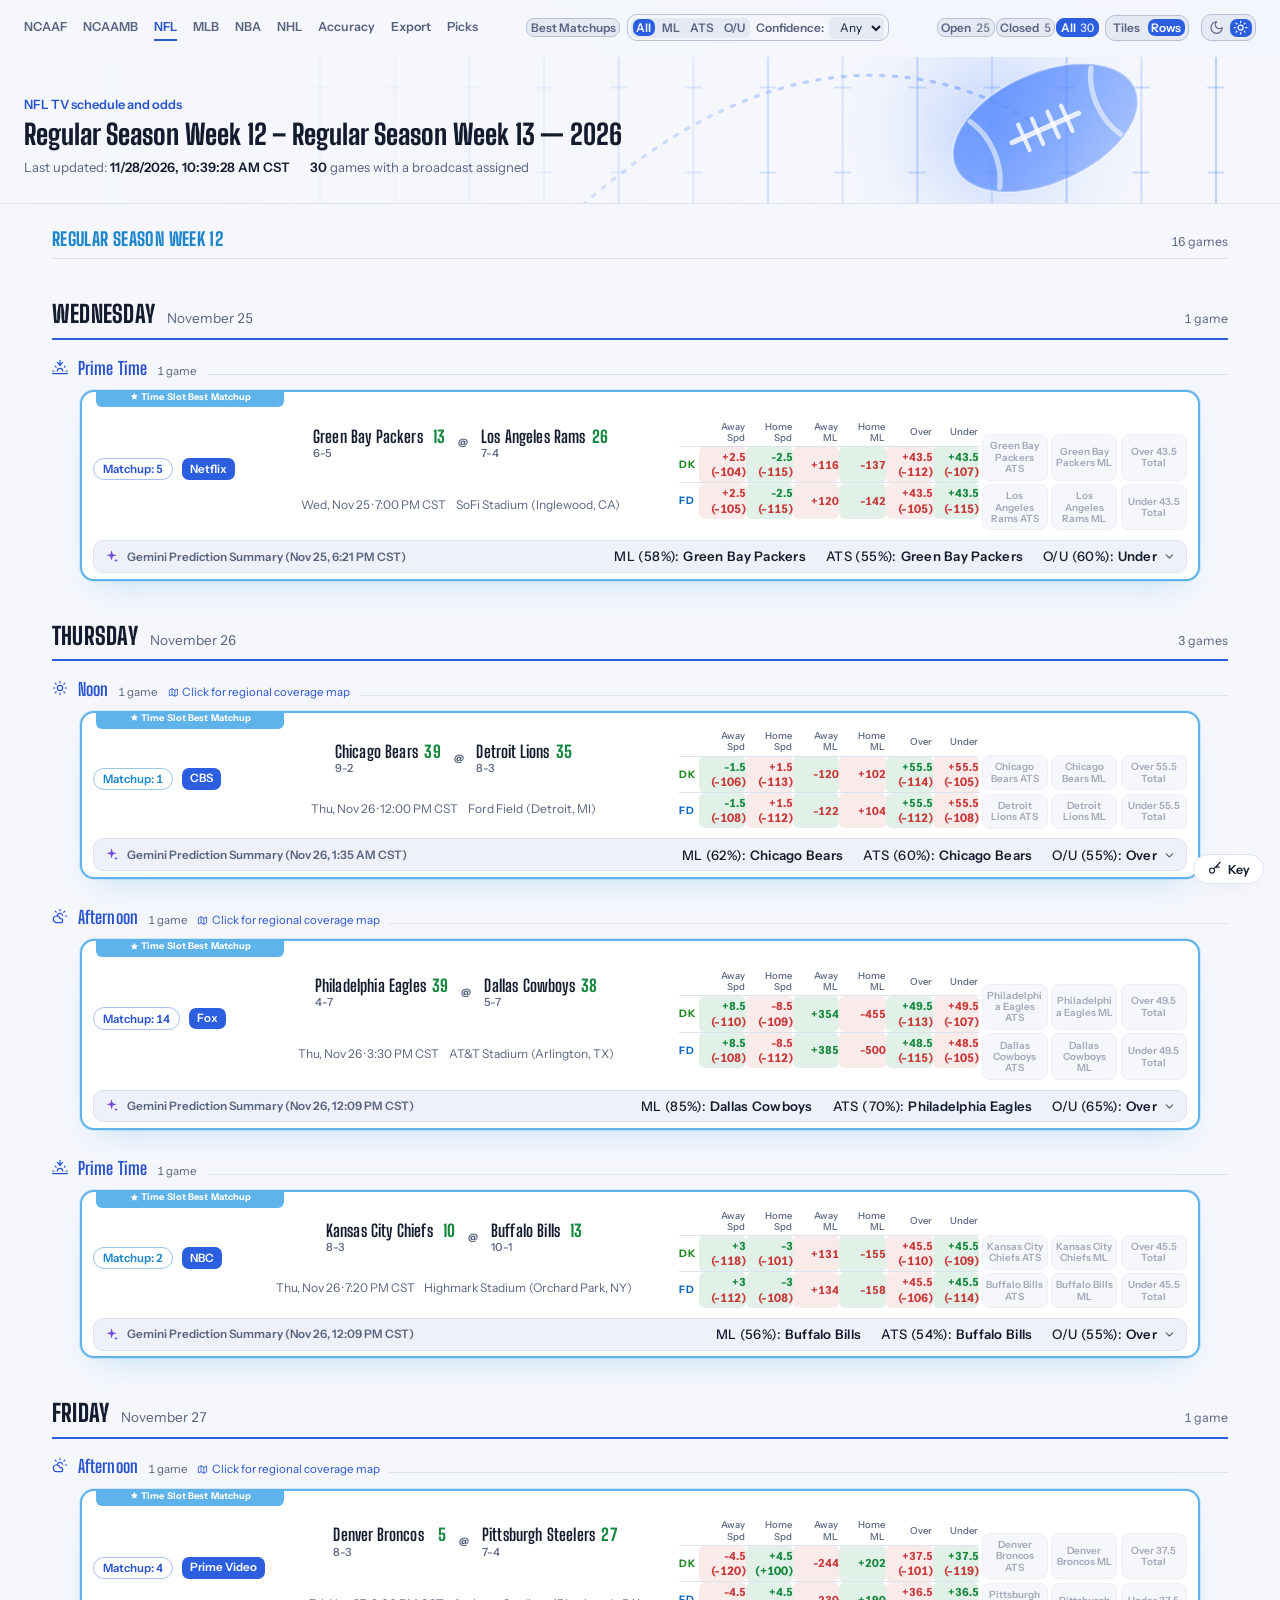
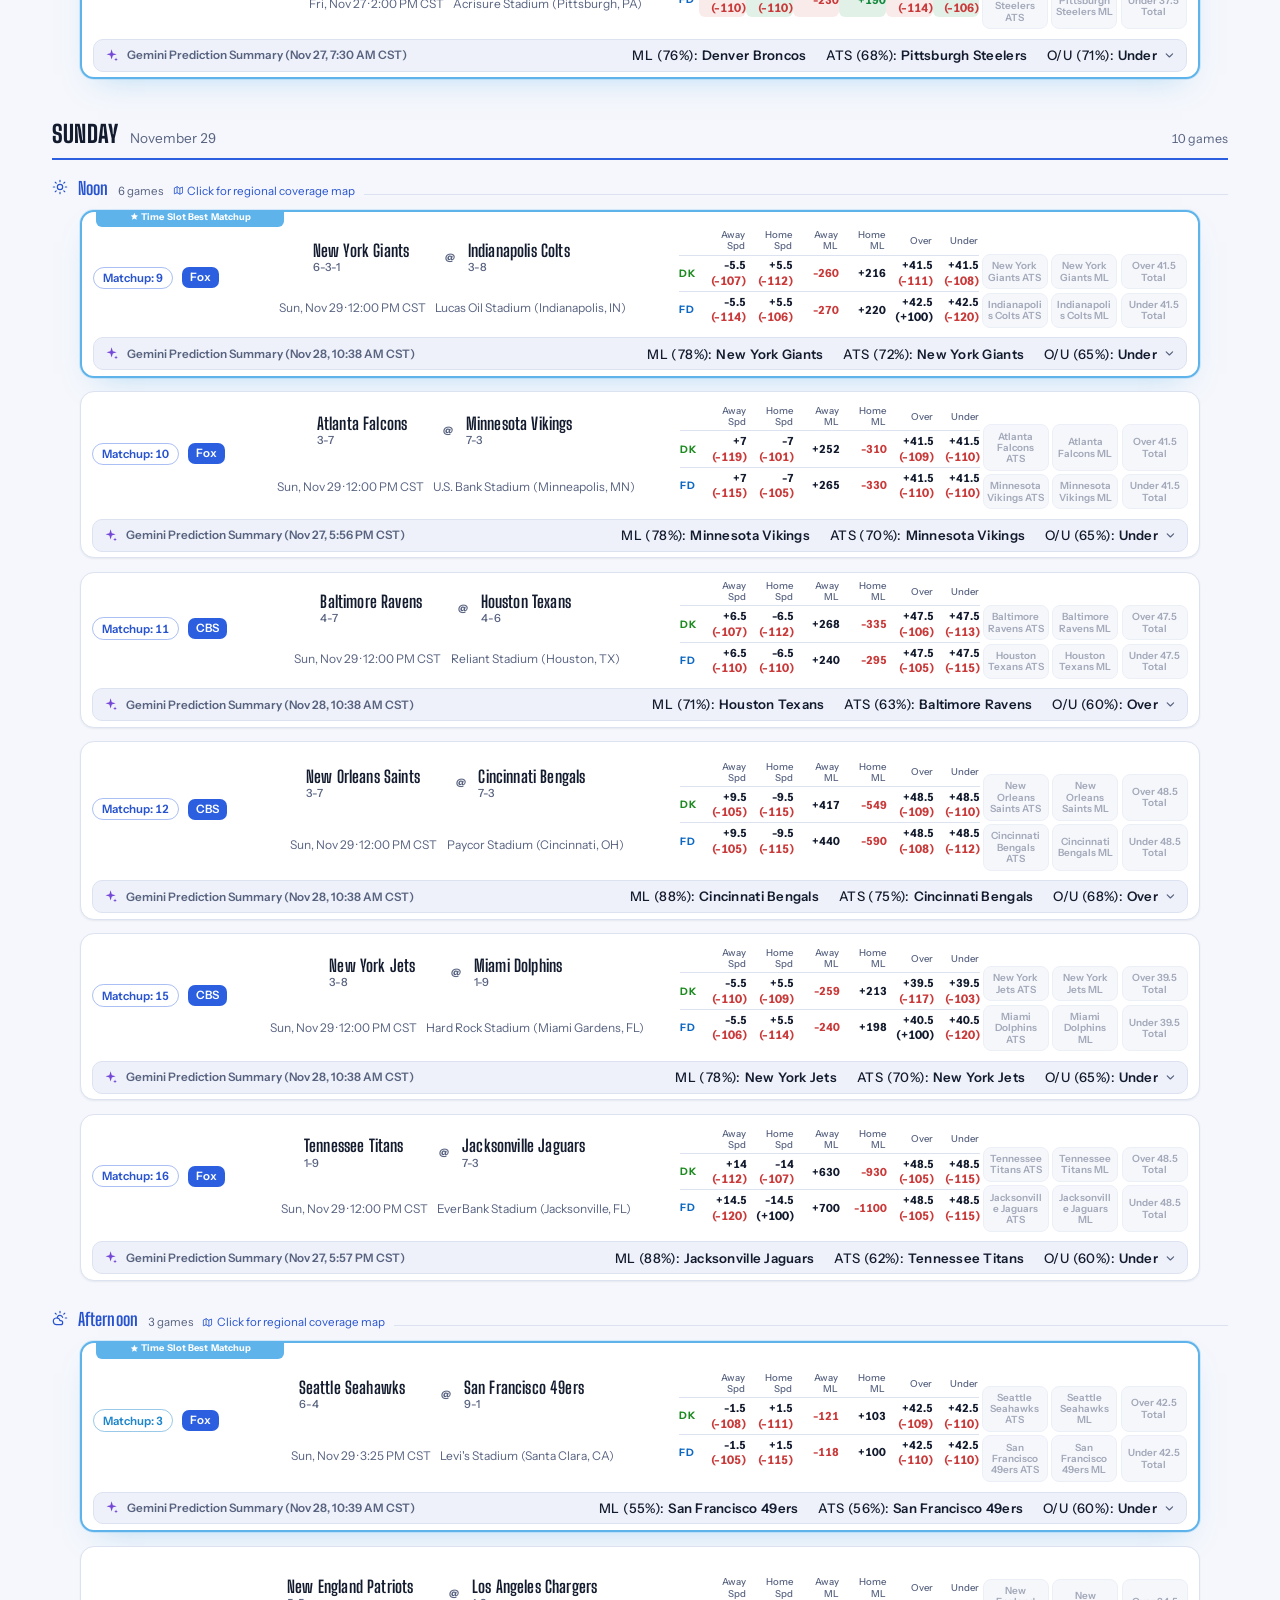
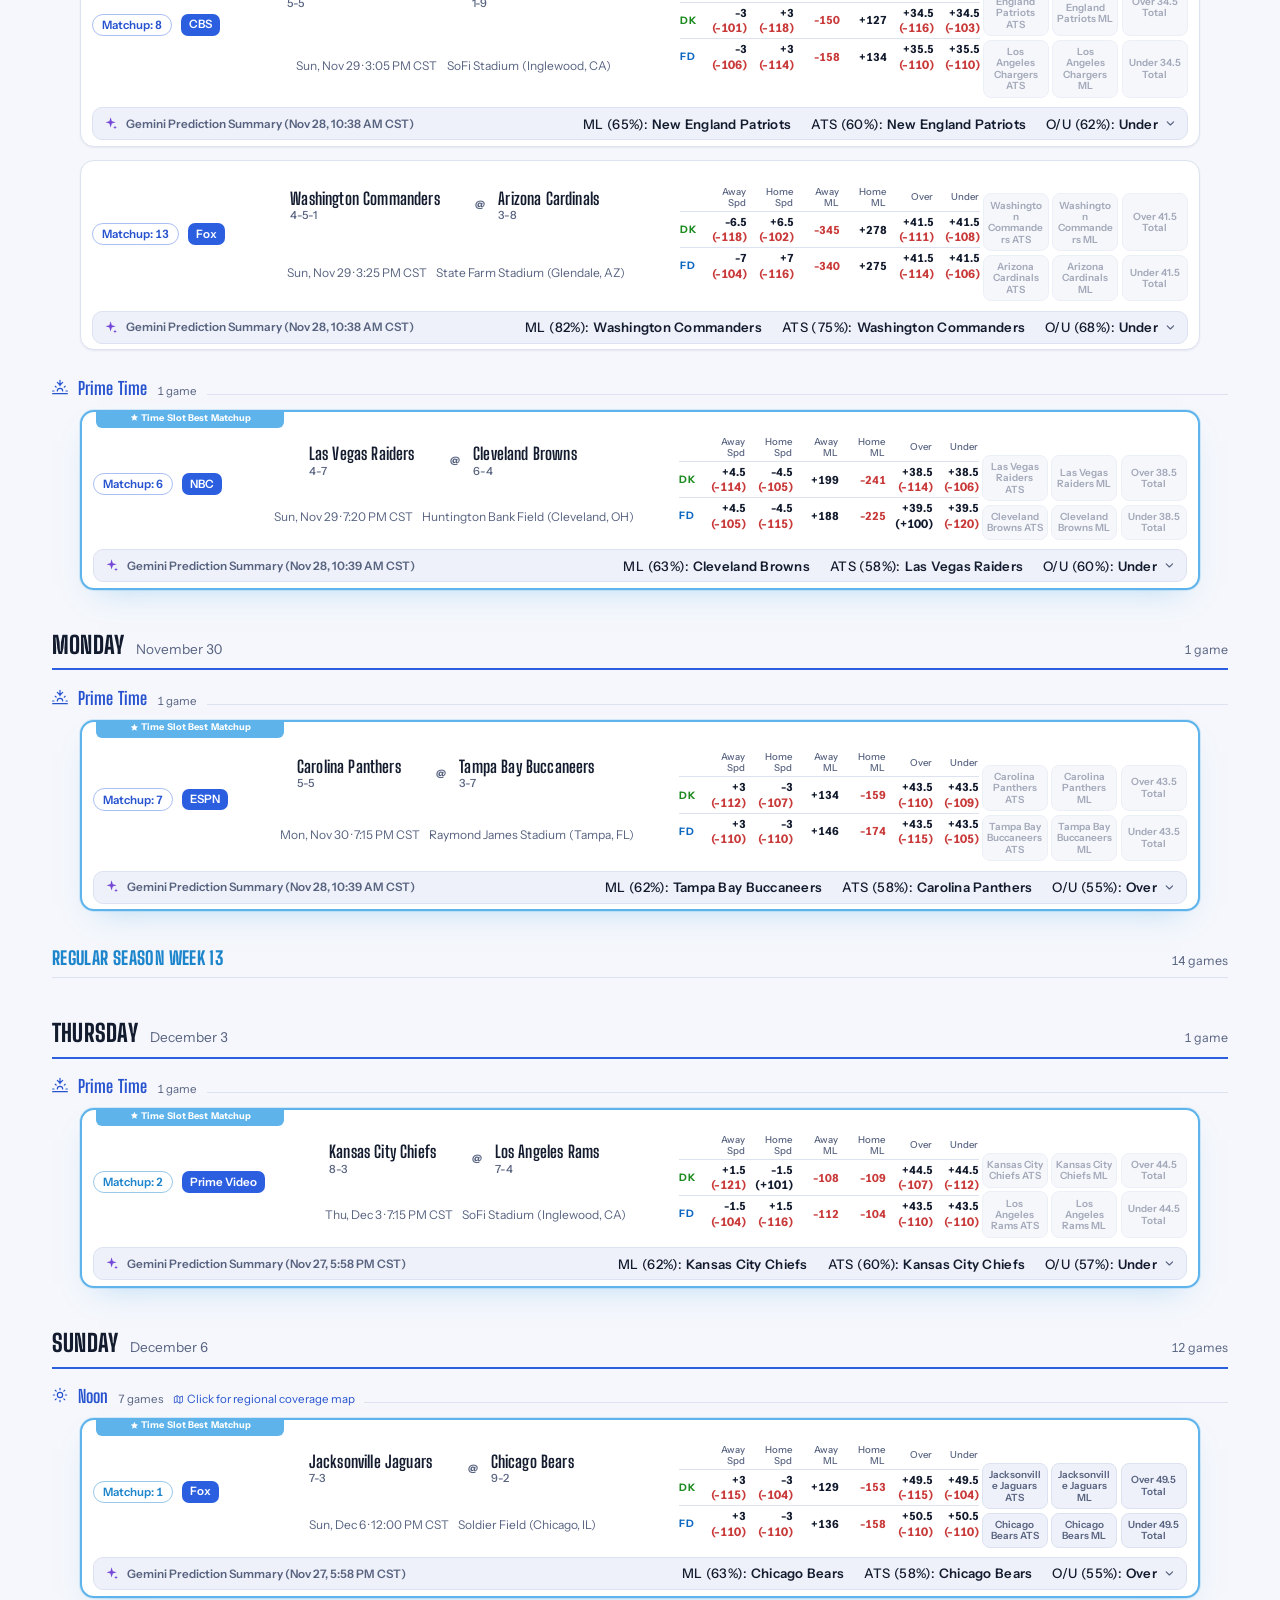
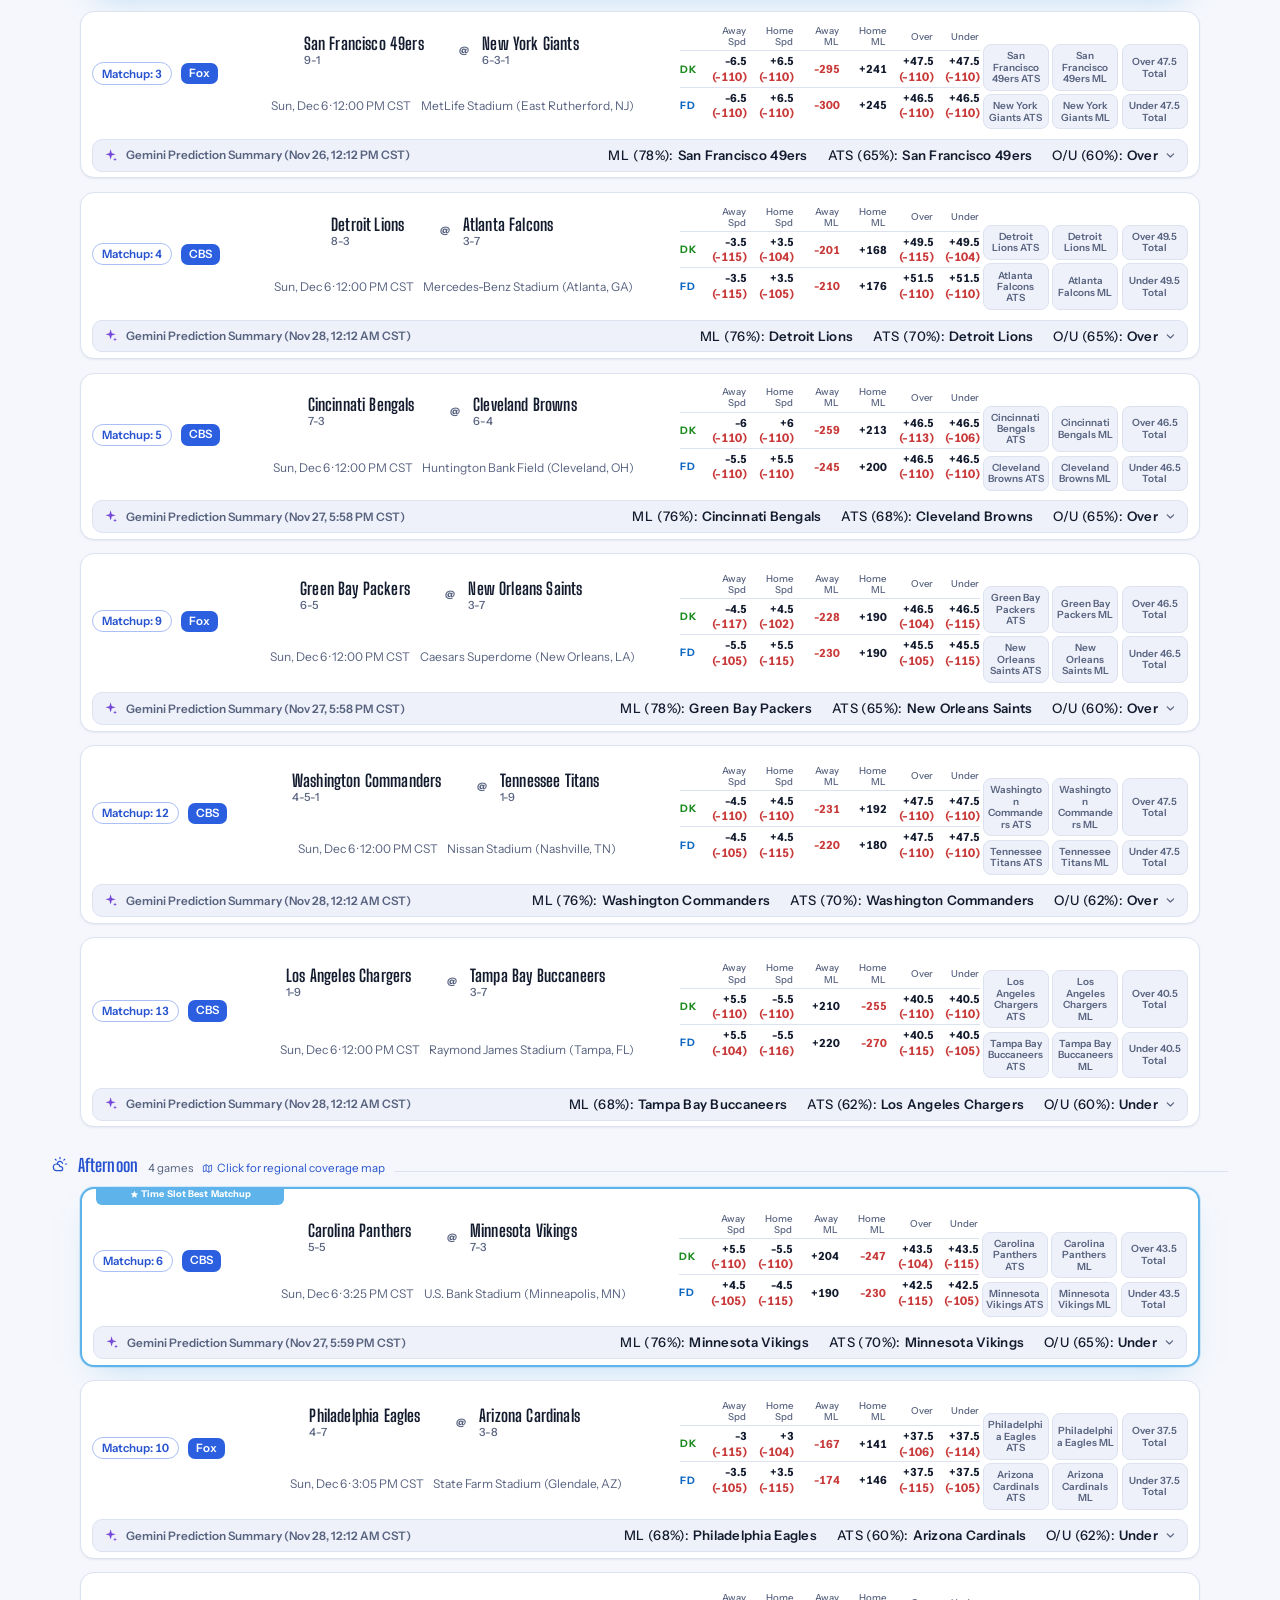
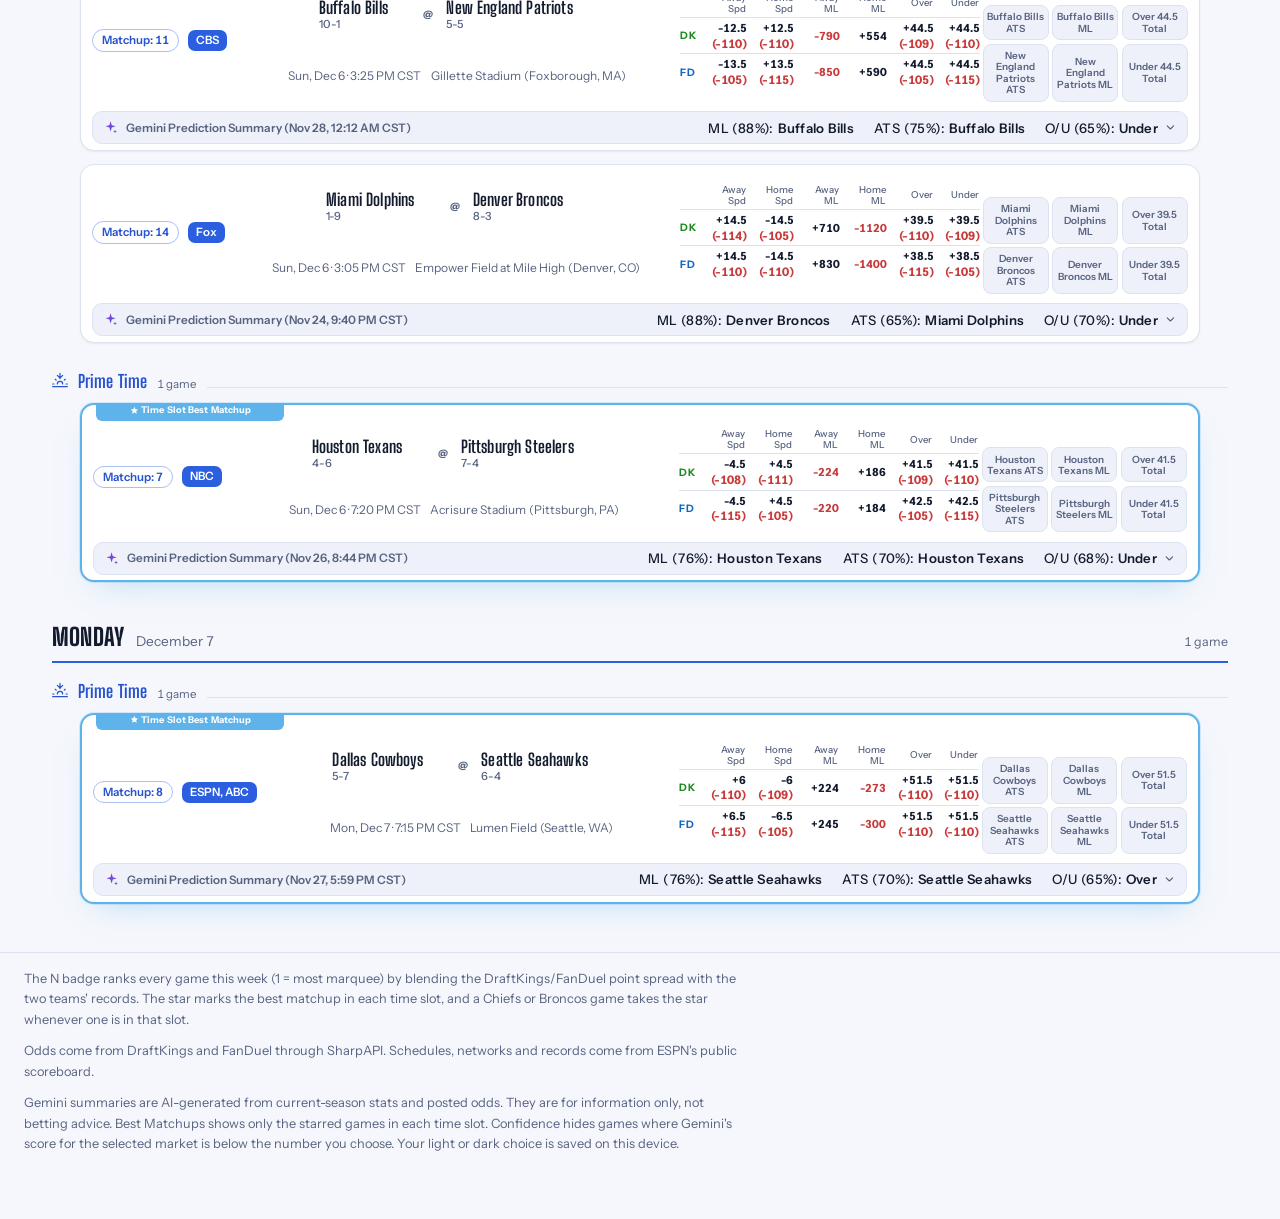
<file: nfl.html>
<!DOCTYPE html>
<html lang="en">
<head>
<meta charset="UTF-8">
<meta name="viewport" content="width=device-width, initial-scale=1.0">
<title>Sports Dashboard - NFL</title>
<link rel="icon" type="image/svg+xml" href="assets/img/favicon-nfl.svg">
<link rel="preload" href="assets/fonts/instrument-sans-latin-wght-normal.woff2" as="font" type="font/woff2" crossorigin>
<link rel="preload" href="assets/fonts/big-shoulders-display-latin-wght-normal.woff2" as="font" type="font/woff2" crossorigin>
<style>
  :root{
    --bg: #0a0d10;
    --bg-panel: #12161b;
    --line: #232a31;
    --turf: #2f5f8f;
    --turf-bright: #4394c1;
    --chalk: #e8ecef;
    --dim: #8a95a1;
    --gold: #e0a63c;
    --dk-green: #53d337;
    --fd-blue: #1493ff;
    --loss-red: #e2584a;
    --pick-yellow: #ffd60a;
    --bg-panel2: #161b20;
    --bg-panel3: #14101c;
    --pill-bg: #000;
    --card-hover-border: #39424b;
    --empty-cell: #3d454d;
    --strong-text: #ffffff;
    --bg-top-glow: #131a1f;
    --grid-line-color: rgba(255,255,255,0.015);
    --nav-shadow: rgba(0,0,0,0.6);
    --gold-rgb: 224,166,60;
    --pick-yellow-rgb: 255,214,10;
    --purple: #a78bfa;
    --purple-rgb: 167,139,250;
    --purple-deep: #8b5cf6;
    --purple-deep-rgb: 139,92,246;
    --purple-soft: #c4b5fd;
    --toggle-bg: var(--bg-panel);
    --toggle-border: var(--line);
    --toggle-text: var(--dim);
    --on-solid: #000;
  }

  /* Light theme -- same variable names, redefined on body.light-theme so
     every rule below (already written in terms of var(--x)) flips for
     free. Turf (sport accent) is left unchanged on purpose. Yellow accents
     (--gold, --pick-yellow) become baby blue; --gold stays a touch richer
     than --pick-yellow so it reads clearly as plain text on white. The
     Gemini purple accent keeps its hue but goes a shade deeper so it still
     has enough contrast as text on a light background. */
  body.light-theme{
    --bg: #ffffff;
    --bg-panel: #f3f5f7;
    --bg-panel2: #e9edf1;
    --bg-panel3: #f1eefb;
    --line: #d7dde2;
    --chalk: #12161b;
    --dim: #5b6570;
    --gold: #1f9cd8;
    --gold-rgb: 31,156,216;
    --pick-yellow: #5ab4e1;
    --pick-yellow-rgb: 90,180,225;
    --dk-green: #1f8a0e;
    --fd-blue: #0e6fc7;
    --loss-red: #c0392b;
    --pill-bg: #eef1f3;
    --card-hover-border: #b9c2ca;
    --empty-cell: #c7ccd1;
    --strong-text: #12161b;
    --bg-top-glow: #eef4f8;
    --grid-line-color: rgba(10,20,30,0.025);
    --nav-shadow: rgba(20,30,40,0.12);
    --purple: #7c4dd6;
    --purple-rgb: 124,77,214;
    --purple-deep: #6d3fd6;
    --purple-deep-rgb: 109,63,214;
    --purple-soft: #6d3fd6;
    --toggle-bg: #dde2e6;
    --toggle-border: #aab1b8;
    --toggle-text: var(--dim);
    --on-solid: #fff;
  }

  *{box-sizing:border-box;}
  html,body{margin:0;padding:0;}
  body{
    background:
      radial-gradient(ellipse at top, var(--bg-top-glow) 0%, var(--bg) 55%),
      repeating-linear-gradient(90deg, var(--grid-line-color) 0 1px, transparent 1px 64px);
    color:var(--chalk);
    font-family:var(--font-body);
    min-height:100vh;
    padding-bottom:4rem;
  }

  .nav-bar{
    position:sticky; top:0; z-index:100;
    background:var(--bg);
    border-bottom:1px solid transparent;
    transition:border-color .15s ease, box-shadow .15s ease;
  }
  .nav-bar.stuck{
    border-bottom-color:var(--line);
    box-shadow:0 8px 20px -12px var(--nav-shadow);
  }
  .site-nav{
    max-width:1180px; margin:0 auto; padding:0.9rem 1.5rem;
    display:flex; flex-wrap:wrap; gap:.5rem; align-items:center;
    position:relative;
  }
  .hamburger-btn{
    display:none; order:1;
    background:transparent; border:1px solid var(--line); border-radius:6px;
    color:var(--chalk); font-size:1.1rem; line-height:1;
    padding:0.32rem 0.55rem; cursor:pointer;
  }
  .nav-links{display:flex; gap:1.25rem; align-items:center; order:1;}
  .site-nav a{
    font-family:var(--font-display); font-weight:600; font-size:0.68rem;
    text-transform:uppercase; letter-spacing:0.04em;
    color:var(--dim); text-decoration:none;
    padding:0.3rem 0; border-bottom:2px solid transparent;
  }
  .site-nav a:hover{color:var(--chalk);}
  .site-nav a.active{color:var(--turf-bright); border-bottom-color:var(--turf-bright);}
  .status-pills{display:flex; gap:0.1rem; align-items:center; order:3;}
  .status-pill{
    display:flex; align-items:center; gap:0.3rem;
    font-family:var(--font-display); font-weight:600; font-size:0.68rem;
    text-transform:uppercase; letter-spacing:0.03em;
    color:var(--toggle-text); background:var(--toggle-bg); border:1px solid var(--toggle-border); border-radius:6px;
    padding:0.1rem 0.22rem; cursor:pointer; transition:all 0.12s ease;
  }
  .status-pill:hover{color:var(--chalk);}
  .status-pill.active{background:var(--turf); color:var(--on-solid); border-color:var(--turf);}
  .pill-count{font-family:var(--font-body); font-weight:500; opacity:0.85;}
  .view-toggle{
    display:flex; gap:0.25rem; background:var(--toggle-bg);
    border:1px solid var(--toggle-border); border-radius:8px; padding:0.2rem;
    order:4; margin-left:auto;
  }
  .view-toggle .view-btn{
    font-family:var(--font-display); font-weight:600; font-size:0.68rem;
    text-transform:uppercase; letter-spacing:0.04em;
    color:var(--toggle-text); background:transparent; border:none; border-radius:6px;
    padding:0.1rem 0.22rem; cursor:pointer; transition:all 0.12s ease;
  }
  .view-toggle .view-btn:hover{color:var(--chalk);}
  .view-toggle .view-btn.active{background:var(--turf); color:var(--on-solid);}
  .theme-toggle{
    display:flex; gap:0.15rem; background:var(--toggle-bg);
    border:1px solid var(--toggle-border); border-radius:8px; padding:0.2rem;
    order:5; margin-left:0.35rem;
  }
  .theme-toggle .theme-btn{
    font-family:var(--font-display); font-weight:600; font-size:0.68rem;
    display:flex; align-items:center; justify-content:center;
    background:transparent; border:none; border-radius:6px;
    padding:0.1rem 0.22rem; cursor:pointer; transition:all 0.12s ease;
  }
  .theme-toggle .theme-btn[data-theme="dark"]{color:#9aa4ad;}
  .theme-toggle .theme-btn[data-theme="light"]{color:#f5a524;}
  .theme-toggle .theme-btn.active{background:var(--turf,var(--gold));}

  /* Filter options now live inline in the nav bar itself (same sticky
     element, same background) instead of a separate bar underneath --
     order:2 puts them between the menu links and the status pills on
     desktop; the mobile media query below reorders them onto their own
     second line. */
  .filter-bar-inner{
    display:flex; flex-wrap:wrap; gap:0.6rem; align-items:center;
    justify-content:center;
    flex:1 1 auto; order:2;
  }
  .filter-pill{
    font-family:var(--font-display); font-weight:600; font-size:0.68rem;
    text-transform:uppercase; letter-spacing:0.04em;
    color:var(--toggle-text); background:var(--toggle-bg); border:1px solid var(--toggle-border); border-radius:6px;
    padding:0.1rem 0.22rem; cursor:pointer; transition:all 0.12s ease;
  }
  .filter-pill:hover{color:var(--chalk);}
  .filter-pill.active{background:var(--turf); color:var(--on-solid); border-color:var(--turf);}

  .filter-conf-group{
    display:flex; align-items:center; gap:0.5rem;
    border:1px solid var(--toggle-border); border-radius:8px;
    padding:0.1rem 0.22rem;
  }
  .conf-type-toggle{
    display:flex; gap:0.2rem; background:var(--toggle-bg); border-radius:6px; padding:0.1rem;
  }
  .conf-type-btn{
    font-family:var(--font-display); font-weight:600; font-size:0.68rem;
    text-transform:uppercase; letter-spacing:0.03em;
    color:var(--toggle-text); background:transparent; border:none; border-radius:5px;
    padding:0.1rem 0.22rem; cursor:pointer; transition:all 0.12s ease;
  }
  .conf-type-btn:hover{color:var(--chalk);}
  .conf-type-btn.active{background:var(--turf); color:var(--on-solid);}
  .filter-conf{display:flex; align-items:center; gap:0.35rem;}
  .filter-conf label{
    font-family:var(--font-display); font-weight:600; font-size:0.68rem;
    text-transform:uppercase; letter-spacing:0.03em; color:var(--toggle-text);
  }
  .filter-conf select{
    background:var(--toggle-bg); color:var(--chalk); border:none;
    border-radius:5px; padding:0.18rem 0.4rem; font-family:var(--font-body);
    font-size:0.68rem; cursor:pointer;
  }

  /* Below this width the links + filters + toggle can't fit on one line --
     drop the filters to their own full-width second line inside the same
     sticky nav bar (order swap so links/toggle stay on line 1). */
  /* Below this width the links + filters + pills + toggle can't fit on one
     line. Hamburger replaces the inline nav links (which become a
     dropdown), and Best-Slot-Matchups/Confidence drop to their own full-
     width second line, while Hamburger/Open/Closed/All/Tiles/Rows stay
     together on line 1. */
  @media (max-width: 760px){
    .hamburger-btn{display:flex; align-items:center; justify-content:center;}
    .nav-links{
      display:none; position:absolute; top:100%; left:0; right:0;
      flex-direction:column; align-items:flex-start; gap:0.6rem;
      background:var(--bg-panel); border:1px solid var(--line); border-top:none;
      padding:0.85rem 1.5rem; z-index:150;
    }
    .nav-links.open{display:flex;}
    .status-pills{order:2;}
    .view-toggle{order:3; margin-left:0;}
    .theme-toggle{order:4; margin-left:0.3rem;}
    .filter-bar-inner{order:5; flex:1 1 100%; justify-content:flex-start;}
  }

  /* Line 1 (hamburger / Open-Closed-All / Tiles-Rows / theme toggle) must
     never wrap onto two lines -- shrink its own text/padding instead as
     the screen narrows, rather than letting the theme toggle spill onto
     its own row. */
  @media (max-width: 480px){
    .site-nav{padding-left:1rem; padding-right:1rem; gap:.35rem;}
    .hamburger-btn{padding:0.24rem 0.4rem; font-size:1rem;}
    .status-pill{font-size:0.76rem; padding:0.1rem 0.2rem; gap:0.2rem;}
    .view-toggle{padding:0.17rem; gap:0.17rem;}
    .view-toggle .view-btn{font-size:0.76rem; padding:0.1rem 0.22rem;}
    .theme-toggle{padding:0.17rem; margin-left:0.22rem;}
    .theme-toggle .theme-btn{width:1.28rem; height:1.28rem; font-size:0.7rem;}
    .filter-pill{font-size:0.76rem; padding:0.1rem 0.2rem;}
    .conf-type-btn{font-size:0.76rem; padding:0.1rem 0.2rem;}
    .filter-conf label{font-size:0.76rem;}
    .filter-conf select{font-size:0.76rem; padding:0.16rem 0.34rem;}
  }
  @media (max-width: 380px){
    .site-nav{gap:.25rem;}
    .status-pill{font-size:0.7rem; padding:0.08rem 0.17rem;}
    .view-toggle .view-btn{font-size:0.7rem; padding:0.08rem 0.18rem;}
    .theme-toggle .theme-btn{width:1.12rem; height:1.12rem; font-size:0.62rem;}
    .filter-pill{font-size:0.7rem; padding:0.08rem 0.17rem;}
    .conf-type-btn{font-size:0.7rem; padding:0.08rem 0.17rem;}
    .filter-conf label{font-size:0.7rem;}
    .filter-conf select{font-size:0.7rem; padding:0.13rem 0.28rem;}
  }


  .week-block{margin-top:2.25rem;}
  .week-block:first-child{margin-top:1.5rem;}
  .week-heading{
    display:flex; align-items:baseline; gap:0.75rem;
    padding-bottom:0.5rem; margin-bottom:0.25rem;
    border-bottom:1px dashed var(--line);
  }
  .week-heading .week-name{
    font-family:var(--font-display); font-weight:700; font-size:1.15rem;
    text-transform:uppercase; letter-spacing:0.05em; color:var(--gold);
  }
  .week-heading .week-count{margin-left:auto; color:var(--dim); font-size:0.78rem;}
  .week-empty{color:var(--dim); font-size:0.85rem; padding:0.5rem 0 1.5rem;}

  /* Rows view: same card markup, laid out as a column-aligned table instead of
     tiles. Every row is a CSS grid using the same fixed column tracks (Rank /
     TV / Team / Odds / Buttons), so all rows line up with each other going
     down the page no matter which day or time slot they're in. The row list
     is inset from the page edges rather than running edge-to-edge. */
  body.row-view .site-nav,
  body.row-view .hero-inner,
  body.row-view footer,
  body.row-view .status{
    max-width:1760px;
  }
  body.row-view main{
    max-width:1480px;
    padding:0 3.25rem;
  }
  body.row-view .grid{
    display:flex; flex-direction:column; gap:0.85rem;
    margin:0 1.75rem;
  }
  body.row-view .card{
    display:grid;
    grid-template-columns:auto auto minmax(180px,1fr) 300px 205px;
    grid-template-rows:auto auto;
    align-items:center;
    column-gap:0.15rem;
    padding:0.35rem 0.7rem;
    position:relative;
  }
  body.row-view .card.slot-pick{padding-top:1rem;}
  body.row-view .pick-banner{
    position:absolute; top:-0.35rem; left:0.9rem;
    width:188px;
    display:flex; flex-direction:column; align-items:center; justify-content:center;
    gap:0.05rem; line-height:1.15; text-align:center;
    border-radius:6px; padding:0.3rem 0.4rem; margin:0; white-space:normal;
    font-size:0.58rem; z-index:2;
  }
  body.row-view .card-top{display:contents;}
  body.row-view .card-top .score-badge{
    grid-column:1; grid-row:1 / 3; justify-self:start; align-self:center;
    margin-right:0.45rem;
  }
  body.row-view .card-top .channel-pill{
    grid-column:2; grid-row:1 / 3; justify-self:start; align-self:center;
    margin-right:0.4rem;
  }
  body.row-view .matchup{
    grid-column:3; grid-row:1;
    margin:0; overflow-x:visible; white-space:normal; flex-wrap:wrap;
  }
  body.row-view .subline{
    grid-column:3; grid-row:2;
    margin:0; flex-direction:row; gap:0.6rem;
  }
  body.row-view table.odds,
  body.row-view .no-odds{
    grid-column:4; grid-row:1 / 3;
    width:100%;
  }
  body.row-view table.odds{table-layout:fixed; font-size:0.7rem;}
  body.row-view table.odds th{font-size:0.6rem; padding-bottom:0.2rem; line-height:1.15;}
  body.row-view table.odds td{padding:0.18rem 0;}
  body.row-view .book{font-size:0.64rem;}
  body.row-view table.odds th:first-child,
  body.row-view table.odds td:first-child{width:20px;}
  body.row-view .no-odds{font-size:0.68rem;}
  body.row-view .pick-toolbar{
    grid-column:5; grid-row:1 / 3;
    margin:0; width:100%; align-self:start;
    display:flex; flex-direction:column; height:100%;
  }
  body.row-view .pick-toolbar-payout{
    display:flex; flex-direction:column; justify-content:center; gap:0.05rem;
    min-height:1.65rem; padding:0 0.1rem;
  }
  body.row-view .pick-toolbar-payout .payout-summary{
    margin-top:0; font-size:0.58rem; text-align:left; white-space:nowrap;
    overflow:hidden; text-overflow:ellipsis;
  }
  body.row-view .pick-buttons{
    display:grid; grid-template-columns:repeat(3,1fr); gap:0.22rem;
    margin-top:0; flex:1;
  }
  body.row-view .pick-btn{min-width:0; font-size:0.62rem; padding:0.32rem 0.2rem; overflow-wrap:break-word;}
  /* Below this width there isn't enough room for a true single-line row even
     with the wider container, so let each row scroll horizontally instead
     of wrapping onto a second line. */
  @media (max-width: 1400px){
    body.row-view .grid{overflow-x:visible;}
    body.row-view .card{overflow-x:auto; scrollbar-width:none; -ms-overflow-style:none;}
    body.row-view .card::-webkit-scrollbar{display:none;}
  }
  @media (max-width: 900px){
    body.row-view main{padding:0 1.5rem;}
    body.row-view .grid{margin:0;}
    body.row-view .card{
      display:flex; flex-direction:column; align-items:stretch; overflow-x:visible;
    }
    body.row-view .card-top{display:flex; justify-content:space-between; align-items:center; width:auto;}
    body.row-view .card-top .score-badge,
    body.row-view .card-top .channel-pill{grid-column:auto; grid-row:auto;}
    body.row-view .matchup,
    body.row-view .subline,
    body.row-view table.odds,
    body.row-view .no-odds,
    body.row-view .pick-toolbar{width:auto; grid-column:auto; grid-row:auto;}
  }

  .hero{
    padding:2.5rem 1.5rem 1.75rem;
    border-bottom:1px solid var(--line);
    position:relative;
    overflow:hidden;
  }
  .hero::before{
    content:"";
    position:absolute; inset:0;
    background:linear-gradient(120deg, rgba(47,95,143,0.18), transparent 55%);
    pointer-events:none;
  }
  .hero-inner{max-width:1180px;margin:0 auto;position:relative;}
  .eyebrow{
    font-family:var(--font-display);
    text-transform:uppercase;
    letter-spacing:0.22em;
    font-size:0.72rem;
    color:var(--turf-bright);
    font-weight:600;
  }
  h1{
    font-family:var(--font-display);
    font-weight:700;
    font-size:clamp(0.68rem, 1.7vw, 1.05rem);
    margin:0.35rem 0 0.5rem;
    letter-spacing:-0.01em;
  }
  /* Desktop keeps the clamp() above; mobile gets its own fixed size
     (roughly double what the clamp's mobile-width minimum resolves to)
     since the clamp's vw-based scaling stays pinned at its floor on
     narrow screens. */
  @media (max-width: 760px){
    h1{font-size:1.36rem;}
  }
  .meta-row{
    display:flex; flex-wrap:wrap; gap:1.25rem;
    color:var(--dim); font-size:0.82rem; margin-top:0.5rem;
  }
  .meta-row b{color:var(--chalk); font-weight:600;}

  main{max-width:1180px;margin:0 auto; padding:0 1.5rem;}

  .day-block{margin-top:2.5rem;}
  .day-heading{
    display:flex; align-items:baseline; gap:0.75rem;
    padding-bottom:0.6rem; margin-bottom:1.1rem;
    border-bottom:2px solid var(--turf);
  }
  .day-heading .weekday{
    font-family:var(--font-display); font-weight:700; font-size:1.5rem;
    text-transform:uppercase; letter-spacing:0.02em;
  }
  .day-heading .date{color:var(--dim); font-size:0.85rem;}
  @media (max-width: 480px){
    .day-heading{gap:0.5rem;}
    .day-heading .weekday{font-size:1.2rem;}
    .day-heading .date{font-size:0.65rem;}
  }
  .day-heading .count{
    margin-left:auto; color:var(--dim); font-size:0.78rem;
  }

  .slot-block{margin-bottom:1.75rem;}
  .slot-block:last-child{margin-bottom:0;}
  .slot-heading{
    display:flex; align-items:baseline; gap:0.6rem; flex-wrap:wrap;
    margin-bottom:0.7rem;
  }
  .slot-heading .slot-name{
    font-family:var(--font-display); font-weight:600; font-size:0.95rem;
    text-transform:uppercase; letter-spacing:0.08em; color:var(--turf-bright);
  }
  .slot-heading .slot-icon{font-size:0.9rem;}
  .slot-heading::after{
    content:""; flex:1; height:1px; background:var(--line);
  }
  .slot-heading .slot-count{color:var(--dim); font-size:0.72rem;}
  .slot-heading a.slot-regional-link{
    font-size:0.72rem; color:var(--turf-bright); text-decoration:none;
    white-space:nowrap;
  }
  .slot-heading a.slot-regional-link:hover{text-decoration:underline;}

  .grid{
    display:grid;
    grid-template-columns:repeat(auto-fill, minmax(340px, 1fr));
    gap:1rem;
  }

  .card{
    background:var(--bg-panel);
    border:1px solid var(--line);
    border-radius:10px;
    padding:1.1rem 1.2rem 1.2rem;
    position:relative;
    transition:border-color .15s ease, transform .15s ease;
  }
  .card:hover{border-color:var(--card-hover-border); transform:translateY(-1px);}
  .card.close-game{border-color:rgba(var(--gold-rgb),0.55); box-shadow:0 0 0 1px rgba(var(--gold-rgb),0.12), 0 8px 24px -12px rgba(var(--gold-rgb),0.25);}
  .card.slot-pick{
    border:2px solid var(--pick-yellow);
    box-shadow:0 0 0 1px rgba(var(--pick-yellow-rgb),0.25), 0 10px 26px -12px rgba(var(--pick-yellow-rgb),0.4);
    padding-top:2.4rem;
  }
  .pick-banner{
    position:absolute; top:0; left:0; right:0;
    background:var(--pick-yellow); color:var(--on-solid);
    font-family:var(--font-display); font-weight:700; font-size:0.7rem;
    text-transform:uppercase; letter-spacing:0.1em; text-align:center;
    padding:0.3rem 0.5rem; border-radius:9px 9px 0 0;
  }
  .odds td.picked{background:rgba(var(--pick-yellow-rgb),0.16); color:var(--pick-yellow); font-weight:700; border-radius:4px;}
  .odds td.hit{background:rgba(62,207,106,0.18); color:var(--win-green); font-weight:700; border-radius:4px;}
  .odds td.miss{background:rgba(226,88,74,0.16); color:var(--loss-red); font-weight:700; border-radius:4px;}
  .odds td.picked.hit,
  .odds td.picked.miss{box-shadow:inset 0 0 0 2px var(--pick-yellow);}
  .pick-toolbar{ }
  .pick-toolbar-payout:empty{display:none;}
  .pick-buttons{display:grid; grid-template-columns:repeat(3,1fr); gap:0.35rem; margin-top:0.6rem;}
  .payout-summary{
    font-family:var(--font-body); font-size:0.7rem; font-weight:700; color:var(--strong-text);
    text-align:center; margin-top:0.25rem;
  }
  .pick-btn{
    font-family:var(--font-body); font-size:0.68rem; font-weight:600;
    color:var(--dim); background:var(--bg-panel2); border:1px solid var(--line);
    border-radius:6px; padding:0.4rem 0.2rem; cursor:pointer;
    text-align:center; line-height:1.15; transition:all 0.12s ease;
  }
  .pick-btn:hover{border-color:var(--pick-yellow); color:var(--chalk);}
  .pick-btn.active{background:var(--pick-yellow); border-color:var(--pick-yellow); color:var(--on-solid);}
  .pick-btn:disabled{opacity:0.55; cursor:not-allowed;}
  .pick-btn:disabled:hover{border-color:var(--line); color:var(--dim);}
  .pick-btn.active:disabled{color:var(--on-solid);}
  .pick-btn.active:disabled:hover{border-color:var(--pick-yellow);}

  .card-top{display:flex; justify-content:space-between; align-items:flex-start; gap:0.75rem;}
  .score-badge{
    font-family:var(--font-display); font-weight:600; font-size:0.68rem;
    text-transform:uppercase; letter-spacing:0.08em; color:var(--turf-bright);
    border:1px solid rgba(var(--turf-rgb),0.35); border-radius:999px;
    padding:0.2rem 0.55rem; white-space:nowrap;
  }
  .close-game .score-badge{color:var(--gold); border-color:rgba(var(--gold-rgb),0.45);}
  .channel-pill{
    font-family:var(--font-display); font-weight:600; font-size:0.7rem;
    background:var(--turf); color:var(--on-solid); border-radius:5px;
    padding:0.2rem 0.5rem; letter-spacing:0.02em;
    /* Capped to roughly the width of the Matchup badge ("Matchup: XX")
       and wraps instead of overflowing, so a long combined national-TV
       string (e.g. multiple networks) doesn't blow out the card width or
       push the score badge off to one side. */
    max-width: 35ch; white-space: normal; overflow-wrap: break-word;
    text-align: left; line-height: 1.3;
  }

  .matchup{
    margin:0.85rem 0 0.6rem;
    display:flex; align-items:center; justify-content:center; flex-wrap:wrap; gap:0.45rem;
    font-family:var(--font-display); font-size:1.05rem; font-weight:600;
    white-space:normal; overflow-x:visible;
  }
  .team{display:inline-flex; align-items:center; gap:0.4rem;}
  .team-name-wrap{display:inline-flex; flex-direction:column; align-items:flex-start; line-height:1.2;}
  .team-name-line{display:inline-flex; align-items:baseline; gap:0.4rem;}
  .team-name{font-size:0.98rem;}
  .team-record{
    /* Oswald (condensed sans) instead of the monospace font used
       elsewhere -- monospace reads noticeably "spread out" at this size
       for a W-L record + pitcher line, condensed reads more compact. */
    font-family:var(--font-display); font-weight:500; font-size:0.68rem;
    letter-spacing:0.01em; color:var(--dim);
  }
  .team-pitcher{
    font-family:var(--font-display); font-weight:500; font-size:0.76rem;
    letter-spacing:0.01em; color:var(--dim); opacity:0.85;
  }
  .at{color:var(--dim); font-size:0.72rem; font-family:var(--font-body); flex-shrink:0;}

  @media (max-width: 480px){
    .matchup{
      font-size:1rem;
    }
    .at{margin:0 0.1rem;}
  }

  .subline{
    color:var(--dim); font-size:0.75rem; display:flex; gap:1rem; flex-wrap:wrap;
    justify-content:center; margin-bottom:0.9rem;
  }

  table.odds{
    width:100%; border-collapse:collapse; font-size:0.78rem;
  }
  table.odds th{
    text-align:right; color:var(--dim); font-weight:500;
    font-size:0.66rem; text-transform:uppercase; letter-spacing:0.05em;
    padding-bottom:0.35rem; line-height:1.25;
  }
  table.odds th:first-child, table.odds td:first-child{text-align:left;}
  table.odds td{
    text-align:right; padding:0.3rem 0; border-top:1px solid var(--line);
  }
  .book{
    font-family:var(--font-display); font-weight:600; font-size:0.72rem;
  }
  .book.dk{color:var(--dk-green);}
  .book.fd{color:var(--fd-blue);}
  .num.neg{color:var(--loss-red);}
  .num-am{display:block; font-size:0.7rem; margin-top:0.1rem;}
  .empty-cell{color:var(--empty-cell);}

  .no-odds{color:var(--dim); font-size:0.75rem; padding:0.4rem 0;}

  .team-score{
    font-family:var(--font-display); font-weight:700;
  }
  .team-score.live{color:var(--live-red);}
  .team-score.final{color:var(--win-green);}
  .score-status-line{
    flex-basis:100%; font-family:var(--font-display); font-size:0.68rem;
    font-weight:600; letter-spacing:0.02em; color:var(--live-red); display:flex;
    align-items:center; gap:0.35rem;
  }
  .live-dot{
    width:0.5rem; height:0.5rem; border-radius:50%; background:var(--live-red);
    display:inline-block; animation:live-pulse 1.4s ease-in-out infinite;
  }
  @keyframes live-pulse{
    0%,100%{opacity:1;} 50%{opacity:0.35;}
  }

  .gemini-toggle{
    width:100%; margin-top:0.6rem;
    display:flex; align-items:center; gap:0.5rem; flex-wrap:wrap; row-gap:0.3rem;
    font-family:var(--font-display); font-weight:600; font-size:0.7rem;
    color:var(--dim); background:var(--bg-panel2); border:1px solid var(--line);
    border-radius:6px; padding:0.45rem 0.6rem; cursor:pointer;
    text-align:left; transition:all 0.12s ease;
  }
  .gemini-toggle:hover{border-color:var(--purple-deep); color:var(--chalk);}
  .gemini-toggle.open{border-color:var(--purple-deep); color:var(--purple-soft); background:rgba(var(--purple-deep-rgb),0.1);}
  .gemini-toggle-icon{font-size:0.85rem; flex-shrink:0;}
  .gemini-toggle-main{
    display:flex; align-items:center; gap:0.5rem; flex-wrap:wrap;
    flex:1; min-width:0;
  }
  /* Tile view: each pick (ML/ATS/O-U) is a row in a 3-column grid --
     column 1 (20%) is a blank spacer (just indents the whole block a
     bit), column 2 (20%) is the right-aligned "ML (92%):" label (so
     every row's colon lines up on the same right edge), column 3 (60%)
     is the left-aligned team/pick value. .gemini-toggle-winner/-ats/-ou
     go display:contents so their own children (spacer/label/team) become
     direct grid items instead of nesting a level deeper -- that's what
     lets all three rows share the same 3 grid columns. Row view
     overrides all of this back to the original single-line-per-card
     layout below (no room to spare for a 3-column grid there).
  */
  .gemini-toggle-winner,
  .gemini-toggle-ats,
  .gemini-toggle-ou{
    display:contents;
  }
  .gemini-pick-spacer{ }
  .gemini-pick-label{
    color:var(--chalk); font-weight:500; font-size:.75rem; letter-spacing:0.03em;
    text-align:right; white-space:nowrap;
  }
  .gemini-pick-team{
    color:var(--chalk); font-weight:600; font-size:.75rem; letter-spacing:0.02em;
    text-align:left;
  }
  .gemini-toggle-trailing{
    display:flex; align-items:center; gap:0.4rem; margin-left:auto; flex-shrink:0;
  }
  /* Tiles view: always drop the Pick/ATS summary to its own line under the
     "Gemini Prediction Summary" label instead of only wrapping when it
     doesn't fit on the first line. Row view lays this button out
     differently (see body.row-view rules below), so this is scoped off. */
  body:not(.row-view) .gemini-toggle-trailing{
    flex-basis:100%; margin-left:0; justify-content:space-between;
  }
  .gemini-conf{color:var(--purple); font-family:var(--font-body); font-weight:700; text-transform:none;}
  .gemini-caret{font-size:0.6rem; transition:transform .12s ease; color:inherit;}
  .gemini-toggle.open .gemini-caret{transform:rotate(180deg);}
  .gemini-panel{
    margin-top:0.5rem; padding:0.7rem 0.8rem;
    background:var(--bg-panel3); border:1px solid rgba(var(--purple-deep-rgb),0.3); border-radius:8px;
  }
  .gemini-panel-row{
    display:flex; justify-content:space-between; gap:0.75rem;
    font-size:0.75rem; padding:0.15rem 0; color:var(--dim);
  }
  .gemini-panel-row .gemini-value{color:var(--chalk); font-weight:600; text-align:right;}
  .gemini-analysis{
    margin:0.55rem 0 0; color:var(--chalk); font-size:0.78rem; line-height:1.55;
  }
  .gemini-picks-summary {
    display: grid;
    grid-template-columns: 20% 20% 60%;
    row-gap: 0.25rem;
    column-gap: 0.4rem;
    flex: 1;
  }
  body.row-view .gemini-picks-summary{
    display: flex;
    flex-direction: row;
    align-items: center;
    gap: 20px;
    flex-wrap: wrap;
  }
  body.row-view .gemini-toggle-winner,
  body.row-view .gemini-toggle-ats,
  body.row-view .gemini-toggle-ou{
    display:flex; flex-direction:row; align-items:baseline; gap:0.3em; line-height:1.25;
    text-transform:none; letter-spacing:normal; white-space:nowrap;
  }
  body.row-view .gemini-pick-spacer{display:none;}
  body.row-view .gemini-pick-label{text-align:left;}
  body.row-view .gemini-toggle,
  body.row-view .gemini-panel{grid-column:1 / -1;}
  body.row-view .gemini-toggle{grid-row:3;}
  body.row-view .gemini-panel{grid-row:4;}

  footer{
    max-width:1180px; margin:3rem auto 0; padding:0 1.5rem;
    color:var(--toggle-text); font-size:0.75rem; border-top:1px solid var(--line); padding-top:1rem;
  }
  footer a{color:var(--turf-bright);}
  .status{max-width:1180px;margin:2rem auto;padding:0 1.5rem;color:var(--dim);}
</style>
<link rel="stylesheet" href="assets/theme.css">
</head>
<body data-sport="nfl">

<div class="nav-bar">
<nav class="site-nav">
  <button type="button" class="hamburger-btn" id="hamburgerBtn" aria-label="Menu" aria-expanded="false"><svg viewBox="0 0 24 24" aria-hidden="true"><path d="M4 7h16M4 12h16M4 17h16"/></svg></button>
  <div class="nav-links" id="navLinks">
    <a href="index.html">NCAAF</a>
    <a href="ncaamb.html">NCAAMB</a>
    <a href="nfl.html" class="active">NFL</a>
    <a href="mlb.html">MLB</a>
    <a href="nba.html">NBA</a>
    <a href="nhl.html">NHL</a>
    <a href="accuracy.html">Accuracy</a>
    <a href="export.html">Export</a>
    <a href="picks.html">Picks</a>
  </div>
  <div class="filter-bar-inner">
    <button type="button" class="filter-pill" id="bestMatchupOnly">Best Matchups</button>
    <div class="filter-conf-group">
      <div class="conf-type-toggle">
        <button type="button" class="conf-type-btn" data-conftype="both">All</button>
        <button type="button" class="conf-type-btn" data-conftype="ml">ML</button>
        <button type="button" class="conf-type-btn" data-conftype="ats">ATS</button>
        <button type="button" class="conf-type-btn" data-conftype="ou">O/U</button>
      </div>
      <div class="filter-conf">
        <label for="minConfSelect">Confidence:</label>
        <select id="minConfSelect">
          <option value="0">Any</option>
          <option value="5">5+</option>
          <option value="10">10+</option>
          <option value="15">15+</option>
          <option value="20">20+</option>
          <option value="25">25+</option>
          <option value="30">30+</option>
          <option value="35">35+</option>
          <option value="40">40+</option>
          <option value="45">45+</option>
          <option value="50">50+</option>
          <option value="55">55+</option>
          <option value="60">60+</option>
          <option value="65">65+</option>
          <option value="70">70+</option>
          <option value="75">75+</option>
          <option value="80">80+</option>
          <option value="85">85+</option>
          <option value="90">90+</option>
          <option value="95">95+</option>
          <option value="100">100</option>
        </select>
      </div>
    </div>
  </div>
  <div class="status-pills">
    <button type="button" class="status-pill" data-status="open">Open <span class="pill-count" id="openCount">0</span></button>
    <button type="button" class="status-pill" data-status="closed">Closed <span class="pill-count" id="closedCount">0</span></button>
    <button type="button" class="status-pill" data-status="all">All <span class="pill-count" id="allCount">0</span></button>
  </div>
  <div class="view-toggle">
    <button type="button" class="view-btn" data-mode="tiles">Tiles</button>
    <button type="button" class="view-btn" data-mode="rows">Rows</button>
  </div>
  <div class="theme-toggle" role="group" aria-label="Color theme">
    <button type="button" class="theme-btn" data-theme="dark" aria-label="Dark theme"><svg viewBox="0 0 24 24" aria-hidden="true"><path d="M12 3a6 6 0 0 0 9 9 9 9 0 1 1-9-9z"/></svg></button>
    <button type="button" class="theme-btn" data-theme="light" aria-label="Light theme"><svg viewBox="0 0 24 24" aria-hidden="true"><circle cx="12" cy="12" r="4"/><path d="M12 2v2M12 20v2M4.9 4.9l1.4 1.4M17.7 17.7l1.4 1.4M2 12h2M20 12h2M4.9 19.1l1.4-1.4M17.7 6.3l1.4-1.4"/></svg></button>
  </div>
</nav>
</div>

<div class="hero hero--nfl">
  <div class="hero-inner">
    <div class="eyebrow">NFL TV schedule and odds</div>
    <h1 id="pageTitle">Loading week&hellip;</h1>
    <div class="meta-row">
      <span>Last updated: <b id="generatedAt">—</b></span>
      <span><b id="totalGames">—</b> games with a broadcast assigned</span>
    </div>
  </div>
</div>

<main id="days"></main>

<div class="status" id="statusMsg" style="display:none;"></div>

<footer>
  <p>The N badge ranks every game this week (1 = most marquee) by blending the DraftKings/FanDuel point spread with the two teams' records. The star marks the best matchup in each time slot, and a Chiefs or Broncos game takes the star whenever one is in that slot.</p>
  <p>Odds come from DraftKings and FanDuel through SharpAPI. Schedules, networks and records come from ESPN's public scoreboard.</p>
  <p>Gemini summaries are AI-generated from current-season stats and posted odds. They are for information only, not betting advice. Best Matchups shows only the starred games in each time slot. Confidence hides games where Gemini's score for the selected market is below the number you choose. Your light or dark choice is saved on this device.</p>
</footer>

<script src="picks-store.js"></script>
<script>
(function(){
  const bar = document.querySelector('.nav-bar');
  if (!bar) return;
  const onScroll = () => bar.classList.toggle('stuck', window.scrollY > 2);
  onScroll();
  window.addEventListener('scroll', onScroll, { passive: true });
})();
</script>
<script>
const SPORT = 'nfl';
const DATA_URL = 'data/nfl_dashboard.json';
let SCORES = {};
let CURRENT_SEASON = null;

function fmtAmerican(n) {
  if (n === null || n === undefined || n === '') return null;
  const num = Number(n);
  if (Number.isNaN(num)) return null;
  return num > 0 ? `+${num}` : `${num}`;
}

function fmtLine(n) {
  if (n === null || n === undefined || n === '') return null;
  const num = Number(n);
  if (Number.isNaN(num)) return null;
  return num > 0 ? `+${num}` : `${num}`;
}

function oddsCell(entry) {
  if (!entry || (entry.line === undefined && entry.american === undefined)) {
    return '<span class="empty-cell">—</span>';
  }
  const line = fmtLine(entry.line);
  const am = fmtAmerican(entry.american);
  const negCls = (typeof entry.american === 'number' && entry.american < 0) ? 'neg' : '';
  if (line !== null && am !== null) return `${line}<span class="num num-am ${negCls}">(${am})</span>`;
  if (am !== null) return `<span class="num ${negCls}">${am}</span>`;
  if (line !== null) return line;
  return '<span class="empty-cell">—</span>';
}

const MULTI_WORD_MASCOTS = new Set(['Red Wings','Blue Jackets','Maple Leafs','Golden Knights','Trail Blazers','Blue Jays','Red Sox','White Sox','Crimson Tide','Fighting Irish','Golden Gophers','Scarlet Knights','Blue Devils','Tar Heels','Demon Deacons','Yellow Jackets','Horned Frogs','Red Raiders','Sun Devils','Nittany Lions','Golden Eagles','Green Wave','Blue Hens','Mean Green','Black Knights','Golden Flashes','Thundering Herd','Rainbow Warriors','Fighting Illini','Red Wolves','Blue Raiders','Golden Hurricane','Wolf Pack','Fighting Hawks','Mountain Hawks','Golden Bears','Red Storm','Blue Jays','Fighting Camels','Delta Devils','Ragin Cajuns','Runnin Rebels','Golden Panthers','Big Green','Crimson Hawks','Seminoles']);

// "Green Bay Packers" -> ['Green Bay', 'Packers'] so tiles can show the
// city / school on one row and the nickname on the next. Uses ESPN's
// `location` field when the data has it; otherwise falls back to treating
// the last word (or a known two-word nickname) as the nickname.
function splitTeamName(name, location) {
  if (!name) return ['', ''];
  if (location && name.length > location.length + 1 && name.startsWith(location + ' ')) {
    return [location, name.slice(location.length + 1)];
  }
  const words = name.split(' ');
  if (words.length < 2) return [name, ''];
  if (words.length > 2 && MULTI_WORD_MASCOTS.has(words.slice(-2).join(' '))) {
    return [words.slice(0, -2).join(' '), words.slice(-2).join(' ')];
  }
  return [words.slice(0, -1).join(' '), words[words.length - 1]];
}

// Logos that get lost on the dark background are drawn on a white circle.
const LOGO_ON_WHITE = new Set(['Penn State Nittany Lions','Iowa Hawkeyes','Ohio State Buckeyes','Texas A&M Aggies','Cincinnati Bearcats','Utah State Aggies','Wake Forest Demon Deacons','Kansas State Wildcats','Michigan State Spartans','Nevada Wolf Pack','Nevada Wolfpack','New York Giants','New York Jets','Los Angeles Rams','Carolina Panthers','San Diego Padres','New York Yankees','Colorado Rockies','Detroit Tigers','Kansas City Royals','Minnesota Twins','Oakland Athletics','Athletics','Washington Capitals','Tampa Bay Lightning','Toronto Maple Leafs','Dallas Stars','Utah Jazz','California Golden Bears','Virginia Cavaliers','Charlotte 49ers','Rice Owls','Baylor Bears','TCU Horned Frogs','West Virginia Mountaineers','New Mexico State Aggies','Toledo Rockets','San Diego State Aztecs']);

function teamNameBlock(name, record, scoreBadge, pitcher, logo, location) {
  const recordHtml = record ? `<span class="team-record">${record}</span>` : '';
  const [nameTop, nameBottom] = splitTeamName(name, location);
  const nameHtml = nameBottom ? `<span class="tn-loc">${nameTop}</span> <span class="tn-mascot">${nameBottom}</span>` : nameTop;
  const logoHtml = logo ? `<img class="team-logo${LOGO_ON_WHITE.has(name) ? ' logo-white' : ''}" src="${logo}" alt="" loading="lazy" decoding="async" onerror="this.remove()">` : '';
  return `${logoHtml}<span class="team-name-wrap"><span class="team-name-line"><span class="team-name">${nameHtml}</span>${scoreBadge || ''}</span>${recordHtml}</span>`;
}

function kickoffTime(iso, tbd) {
  if (tbd) return 'Time TBD';
  try {
    const d = new Date(iso);
    const day = d.toLocaleDateString('en-US', { timeZone: DISPLAY_TZ, weekday: 'short', month: 'short', day: 'numeric' });
    const time = d.toLocaleTimeString('en-US', { timeZone: DISPLAY_TZ, hour: 'numeric', minute: '2-digit', timeZoneName: 'short' });
    return `${day} &middot; ${time}`;
  } catch (e) { return ''; }
}

function renderGame(g) {
  // matchup_score is now a blended 0-100 score (50% spread + 50% win rank,
  // both normalized) rather than a raw spread number, so the old "<=3
  // points" threshold no longer applies -- treat the bottom ~1/5th of the
  // 0-100 scale as a "close/marquee" game instead. Adjust to taste.
  const closeGame = g.matchup_score !== null && g.matchup_score !== undefined && g.matchup_score <= 20;
  const isPick = !!g.is_slot_pick;
  const gScore = SCORES[String(g.id)];
  const books = ['draftkings', 'fanduel'];
  const bookLabel = { draftkings: 'DK', fanduel: 'FD' };
  const bookCls = { draftkings: 'dk', fanduel: 'fd' };

  const hasAnyOdds = books.some(b =>
    Object.keys((g.odds?.[b]?.spread) || {}).length ||
    Object.keys((g.odds?.[b]?.moneyline) || {}).length ||
    Object.keys((g.odds?.[b]?.total) || {}).length
  );

  let rows = '';
  books.forEach(b => {
    const spread = g.odds?.[b]?.spread || {};
    const ml = g.odds?.[b]?.moneyline || {};
    const total = g.odds?.[b]?.total || {};
    const cellCls = (market, side, entry) =>
      `${pickCellClass(SPORT, g, market, side)} ${oddsHitClass(SPORT, g.id, b, market, side, entry, gScore)}`.trim();
    rows += `<tr>
      <td class="book ${bookCls[b]}">${bookLabel[b]}</td>
      <td class="${cellCls('spread', 'away', spread.away)}">${oddsCell(spread.away)}</td>
      <td class="${cellCls('spread', 'home', spread.home)}">${oddsCell(spread.home)}</td>
      <td class="${cellCls('moneyline', 'away', ml.away)}">${oddsCell(ml.away)}</td>
      <td class="${cellCls('moneyline', 'home', ml.home)}">${oddsCell(ml.home)}</td>
      <td class="${cellCls('total', 'over', total.over)}">${oddsCell(total.over)}</td>
      <td class="${cellCls('total', 'under', total.under)}">${oddsCell(total.under)}</td>
    </tr>`;
  });

  const oddsBlock = hasAnyOdds
    ? `<table class="odds">
        <thead><tr><th></th><th>Away<br>Spd</th><th>Home<br>Spd</th><th>Away<br>ML</th><th>Home<br>ML</th><th>Over</th><th>Under</th></tr></thead>
        <tbody>${rows}</tbody>
      </table>`
    : `<div class="no-odds">Odds not yet posted</div>`;

  return `
  <div class="card ${closeGame ? 'close-game' : ''} ${isPick ? 'slot-pick' : ''}">
    ${isPick ? '<div class="pick-banner"><svg class="i-star" viewBox="0 0 20 20" aria-hidden="true"><path d="M10 1.8l2.5 5.4 5.9.7-4.4 4 1.2 5.8L10 14.8 4.8 17.7 6 11.9 1.6 7.9l5.9-.7z"/></svg>Time Slot Best Matchup</div>' : ''}
    <div class="card-top">
      <span class="score-badge">${matchupLabel(g)}</span>
      <span class="channel-pill">${formatChannelForPill(g.channel)}</span>
    </div>
    <div class="matchup">
      <span class="team">${teamNameBlock(g.away_team, g.away_record, teamScoreBadge(gScore?.away_score, gScore?.status), undefined, g.away_logo, g.away_location)}</span>
      <span class="at">@</span>
      <span class="team">${teamNameBlock(g.home_team, g.home_record, teamScoreBadge(gScore?.home_score, gScore?.status), undefined, g.home_logo, g.home_location)}</span>
    </div>
    <div class="subline">
      <span>${kickoffTime(g.start_time, g.start_time_tbd)}</span>
      <span class="venue"><span class="venue-name">${g.venue || ''}</span>${g.venue && g.venue_location ? '<span class="venue-city">' + g.venue_location + '</span>' : ''}</span>
      ${renderLiveStatusLine(gScore)}
    </div>
    ${oddsBlock}
    ${renderPickToolbar(SPORT, g, gScore)}
    ${renderGeminiBlock(g)}
  </div>`;
}

const SLOT_ICON = {
  'Morning': '<svg viewBox="0 0 24 24" aria-hidden="true"><path d="M12 2v6M4.2 10.2l1.4 1.4M1 18h2M21 18h2M18.4 11.6l1.4-1.4M23 22H1M16 18a4 4 0 0 0-8 0M8 6l4-4 4 4"/></svg>',
  'Noon': '<svg viewBox="0 0 24 24" aria-hidden="true"><circle cx="12" cy="12" r="4"/><path d="M12 2v2M12 20v2M4.9 4.9l1.4 1.4M17.7 17.7l1.4 1.4M2 12h2M20 12h2M4.9 19.1l1.4-1.4M17.7 6.3l1.4-1.4"/></svg>',
  'Afternoon': '<svg viewBox="0 0 24 24" aria-hidden="true"><path d="M12 2v2M4.9 4.9l1.4 1.4M20 12h2M19.1 4.9l-1.4 1.4M15.9 11.1A4 4 0 0 0 8 12"/><path d="M13 22H7a5 5 0 1 1 4.9-6H13a3 3 0 0 1 0 6z"/></svg>',
  'Prime Time': '<svg viewBox="0 0 24 24" aria-hidden="true"><path d="M12 10V2M4.9 10.9l1.4 1.4M1 18h2M21 18h2M18.4 12.3l1.4-1.4M23 22H1M16 18a4 4 0 0 0-8 0M16 5l-4 4-4-4"/></svg>',
  'Late Night': '<svg viewBox="0 0 24 24" aria-hidden="true"><path d="M12 3a6 6 0 0 0 9 9 9 9 0 1 1-9-9z"/></svg>',
  'Time TBD': '<svg viewBox="0 0 24 24" aria-hidden="true"><circle cx="12" cy="12" r="10"/><path d="M9.1 9a3 3 0 0 1 5.8 1c0 2-3 3-3 3M12 17h.01"/></svg>'
};

// Only Noon and Afternoon windows are ambiguous enough (multiple games,
// different regional broadcasts) for 506sports.com's coverage map to be
// worth linking -- Morning/Prime Time/Late Night are single-game windows
// nationally, so there's nothing regional to look up.
const REGIONAL_MAP_SLOTS = new Set(['Noon', 'Afternoon']);

function regionalMapLink(weekNum) {
  if (!CURRENT_SEASON || !weekNum) return '';
  const url = `https://506sports.com/nfl.php?yr=${CURRENT_SEASON}&wk=${weekNum}`;
  return ` <a class="slot-regional-link" href="${url}" target="_blank" rel="noopener"><svg class="i-map" viewBox="0 0 24 24" aria-hidden="true"><path d="M9 4L3 6.5v13L9 17l6 3 6-2.5v-13L15 7zM9 4v13M15 7v13"/></svg>Click for regional coverage map</a>`;
}

function renderSlot(slot, weekNum) {
  return `
  <div class="slot-block">
    <div class="slot-heading">
      <span class="slot-icon">${SLOT_ICON[slot.slot] || ''}</span>
      <span class="slot-name">${slot.slot}</span>
      <span class="slot-count">${slot.games.length} game${slot.games.length === 1 ? '' : 's'}</span>
      ${REGIONAL_MAP_SLOTS.has(slot.slot) ? regionalMapLink(weekNum) : ''}
    </div>
    <div class="grid">
      ${slot.games.map(renderGame).join('')}
    </div>
  </div>`;
}

function renderDay(day, weekNum) {
  const d = new Date(day.date + 'T00:00:00');
  const dateStr = d.toLocaleDateString('en-US', { month: 'long', day: 'numeric' });
  return `
  <section class="day-block">
    <div class="day-heading">
      <span class="weekday">${day.weekday}</span>
      <span class="date">${dateStr}</span>
      <span class="count">${day.game_count} game${day.game_count === 1 ? '' : 's'}</span>
    </div>
    ${day.time_slots.map(slot => renderSlot(slot, weekNum)).join('')}
  </section>`;
}

function renderWeek(week, seasonType) {
  const label = formatWeekLabel(week.week, seasonType);
  // 506sports.com's coverage map only tracks the real regular-season
  // broadcast map -- preseason windows aren't worth linking, so only pass
  // a week number through when this is a regular-season week (regionalMapLink
  // already no-ops on a falsy week number).
  const regionalWeekNum = seasonType === 2 ? week.week : null;
  if (!week.days.length) {
    if (!week._filtered) return ''; // nothing scheduled this week at all -- don't show an empty section
    return `
    <section class="week-block">
      <div class="week-heading"><span class="week-name">${label}</span></div>
      <div class="week-empty">No games match the current filters.</div>
    </section>`;
  }
  return `
  <section class="week-block">
    <div class="week-heading">
      <span class="week-name">${label}</span>
      <span class="week-count">${week.total_games} game${week.total_games === 1 ? '' : 's'}</span>
    </div>
    ${week.days.map(day => renderDay(day, regionalWeekNum)).join('')}
  </section>`;
}

async function init() {
  const statusEl = document.getElementById('statusMsg');
  try {
    const res = await fetch(DATA_URL, { cache: 'no-store' });
    if (!res.ok) throw new Error(`HTTP ${res.status}`);
    const data = await res.json();
    SCORES = await fetchScores('nfl');
    CURRENT_SEASON = data.season;

    // nfl_dashboard.json now holds every week ever built; only show the
    // week the build itself resolved as current, plus the next one.
    const displayWeeks = selectDisplayWeeks(data.weeks, data.current_week);

    const weekLabels = displayWeeks.map(w => formatWeekLabel(w.week, data.season_type));
    document.getElementById('pageTitle').textContent = weekLabels.length
      ? (weekLabels.length > 1 ? `${weekLabels[0]} \u2013 ${weekLabels[weekLabels.length - 1]} \u2014 ${data.season}` : `${weekLabels[0]} \u2014 ${data.season}`)
      : `${data.season}`;
    document.getElementById('generatedAt').textContent = new Date(data.generated_at).toLocaleString('en-US', { timeZone: DISPLAY_TZ, timeZoneName: 'short' });

    const daysEl = document.getElementById('days');
    if (!displayWeeks.some(w => w.days.length)) {
      statusEl.style.display = 'block';
      statusEl.textContent = 'No games found for either week yet — check back closer to kickoff.';
      return;
    }
    let statusPills;
    const renderBoard = () => {
      const filteredWeeks = filterWeeksForDisplay(displayWeeks, getFilterState());
      updateStatusPillCounts(filteredWeeks, SCORES);
      const shownWeeks = applyStatusFilterToWeeks(filteredWeeks, statusPills.get(), SCORES);
      document.getElementById('totalGames').textContent = shownWeeks.reduce((n, w) => n + w.total_games, 0);
      daysEl.innerHTML = shownWeeks.map(w => renderWeek(w, data.season_type)).join('');
    };
    statusPills = initStatusPills('nfl', 'all', renderBoard);
    renderBoard();
    attachPickHandlers(daysEl, renderBoard);
    attachGeminiHandlers(daysEl);
    initFilterBar(renderBoard);

    // Re-render every minute so pick buttons actually lock at kickoff
    // even if the tab has just been sitting open since before the game
    // started (see isPickLocked() in picks-store.js for why a periodic
    // re-check, not just the initial render, is needed here).
    setInterval(renderBoard, 60000);
  } catch (err) {
    statusEl.style.display = 'block';
    statusEl.textContent = `Couldn't load data/nfl_dashboard.json (${err.message}). Run scripts/build_nfl_dashboard.py first.`;
  }
}

initViewToggle();
initThemeToggle();
initHamburgerMenu();
init();
</script>
<script src="site-key.js"></script>
<script src="assets/nav-fit.js"></script>
</body>
</html>
</file>
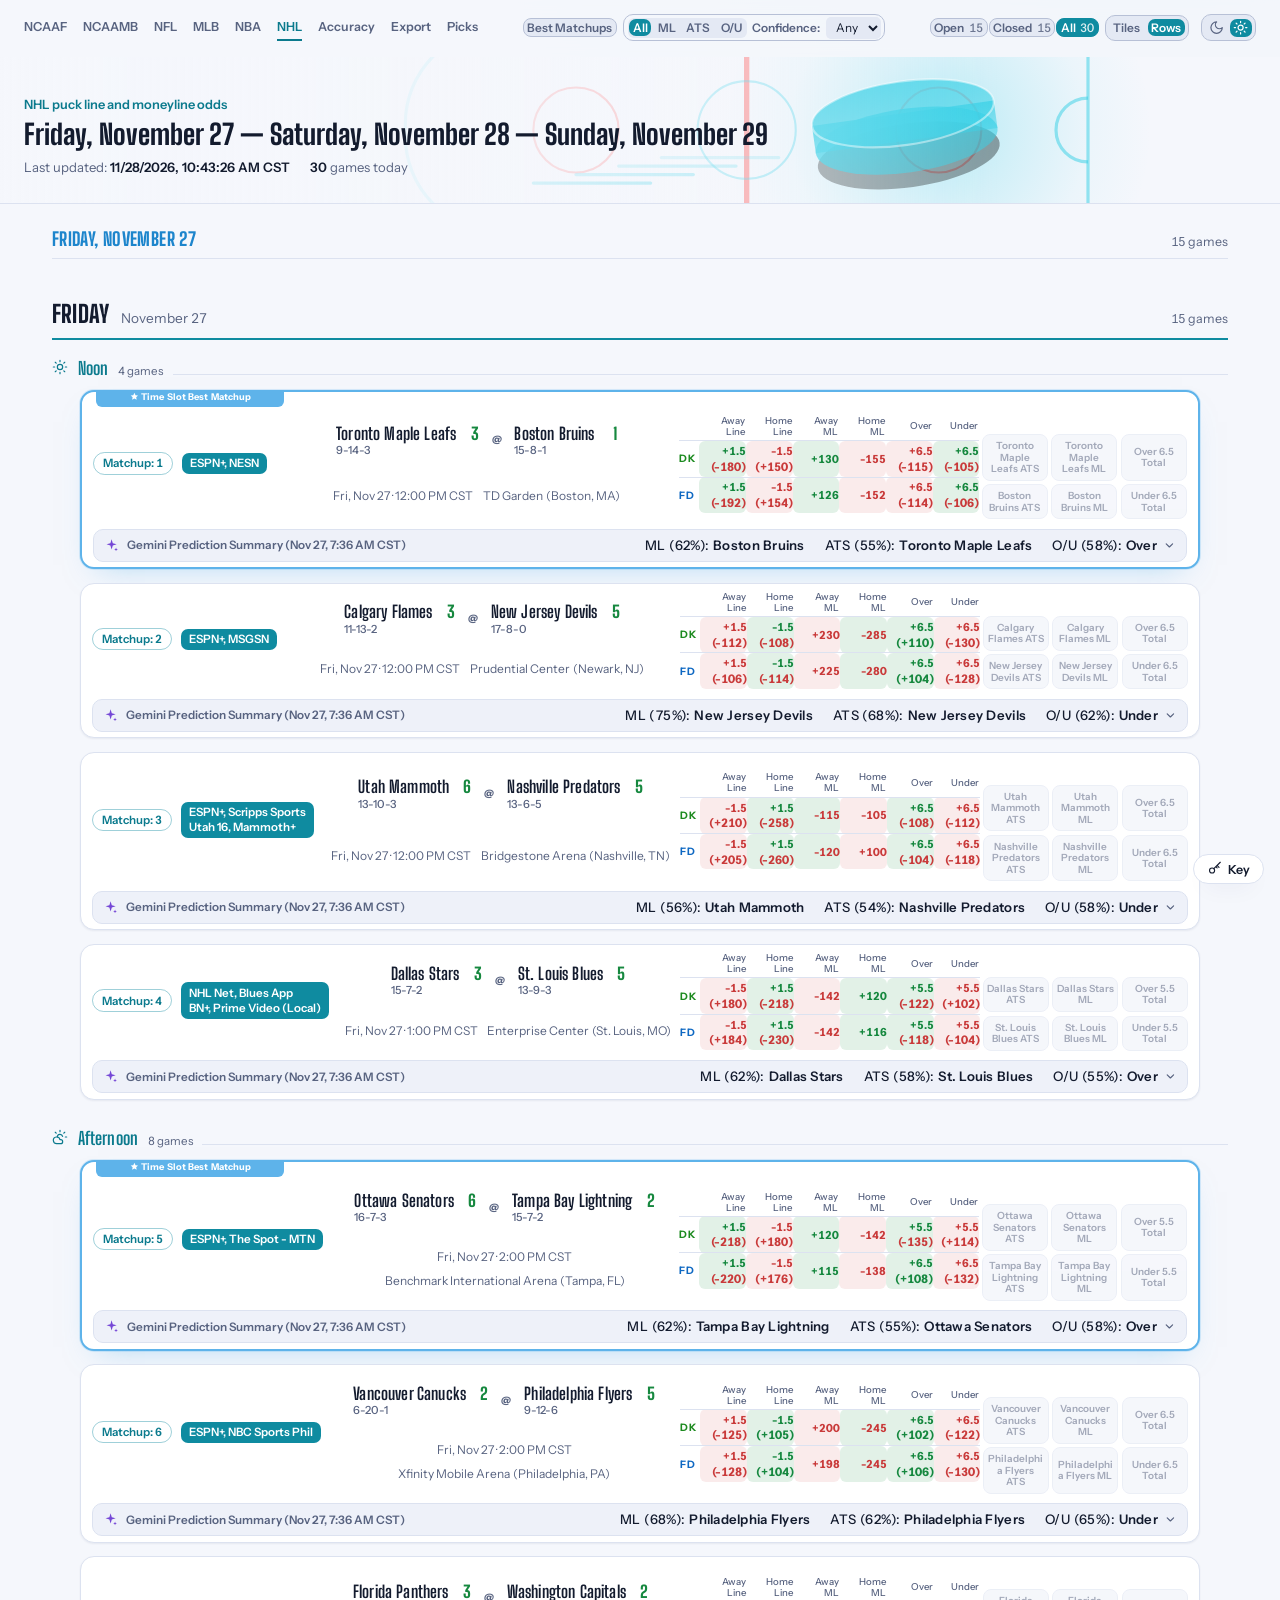
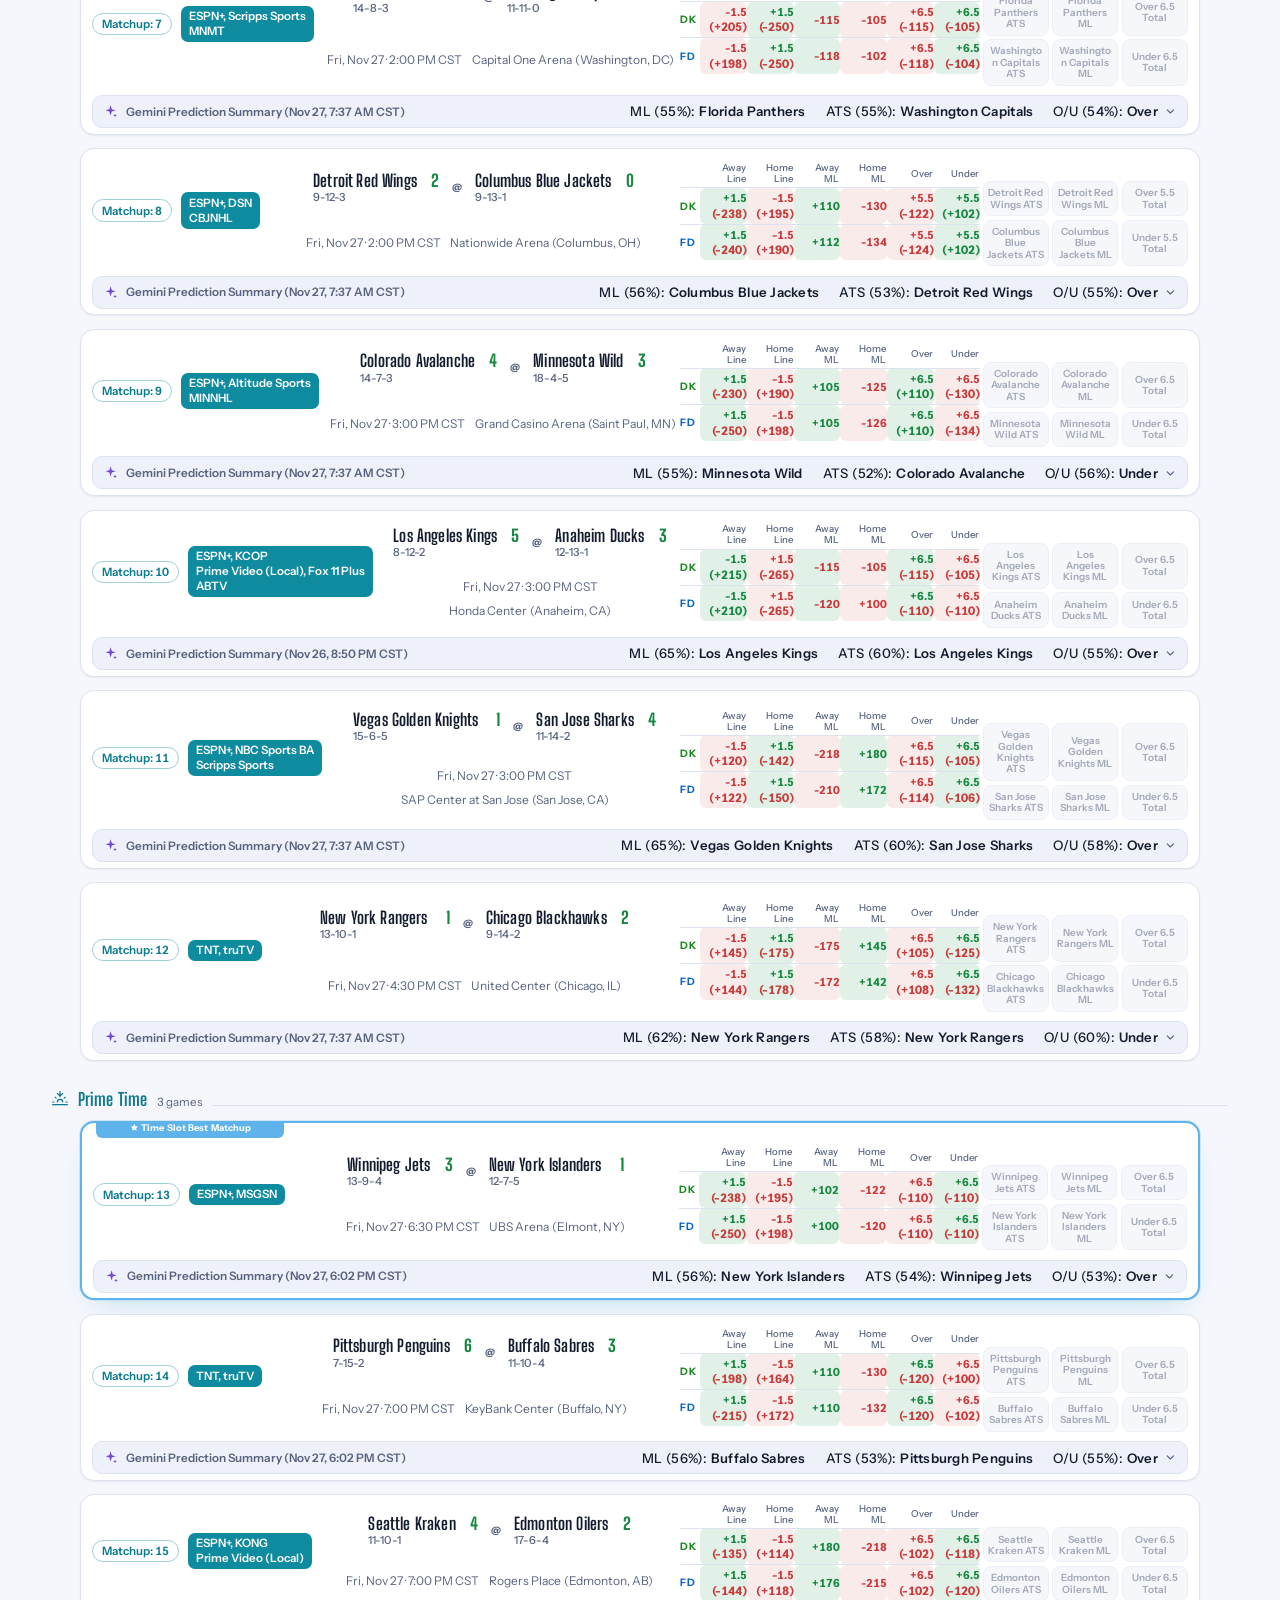
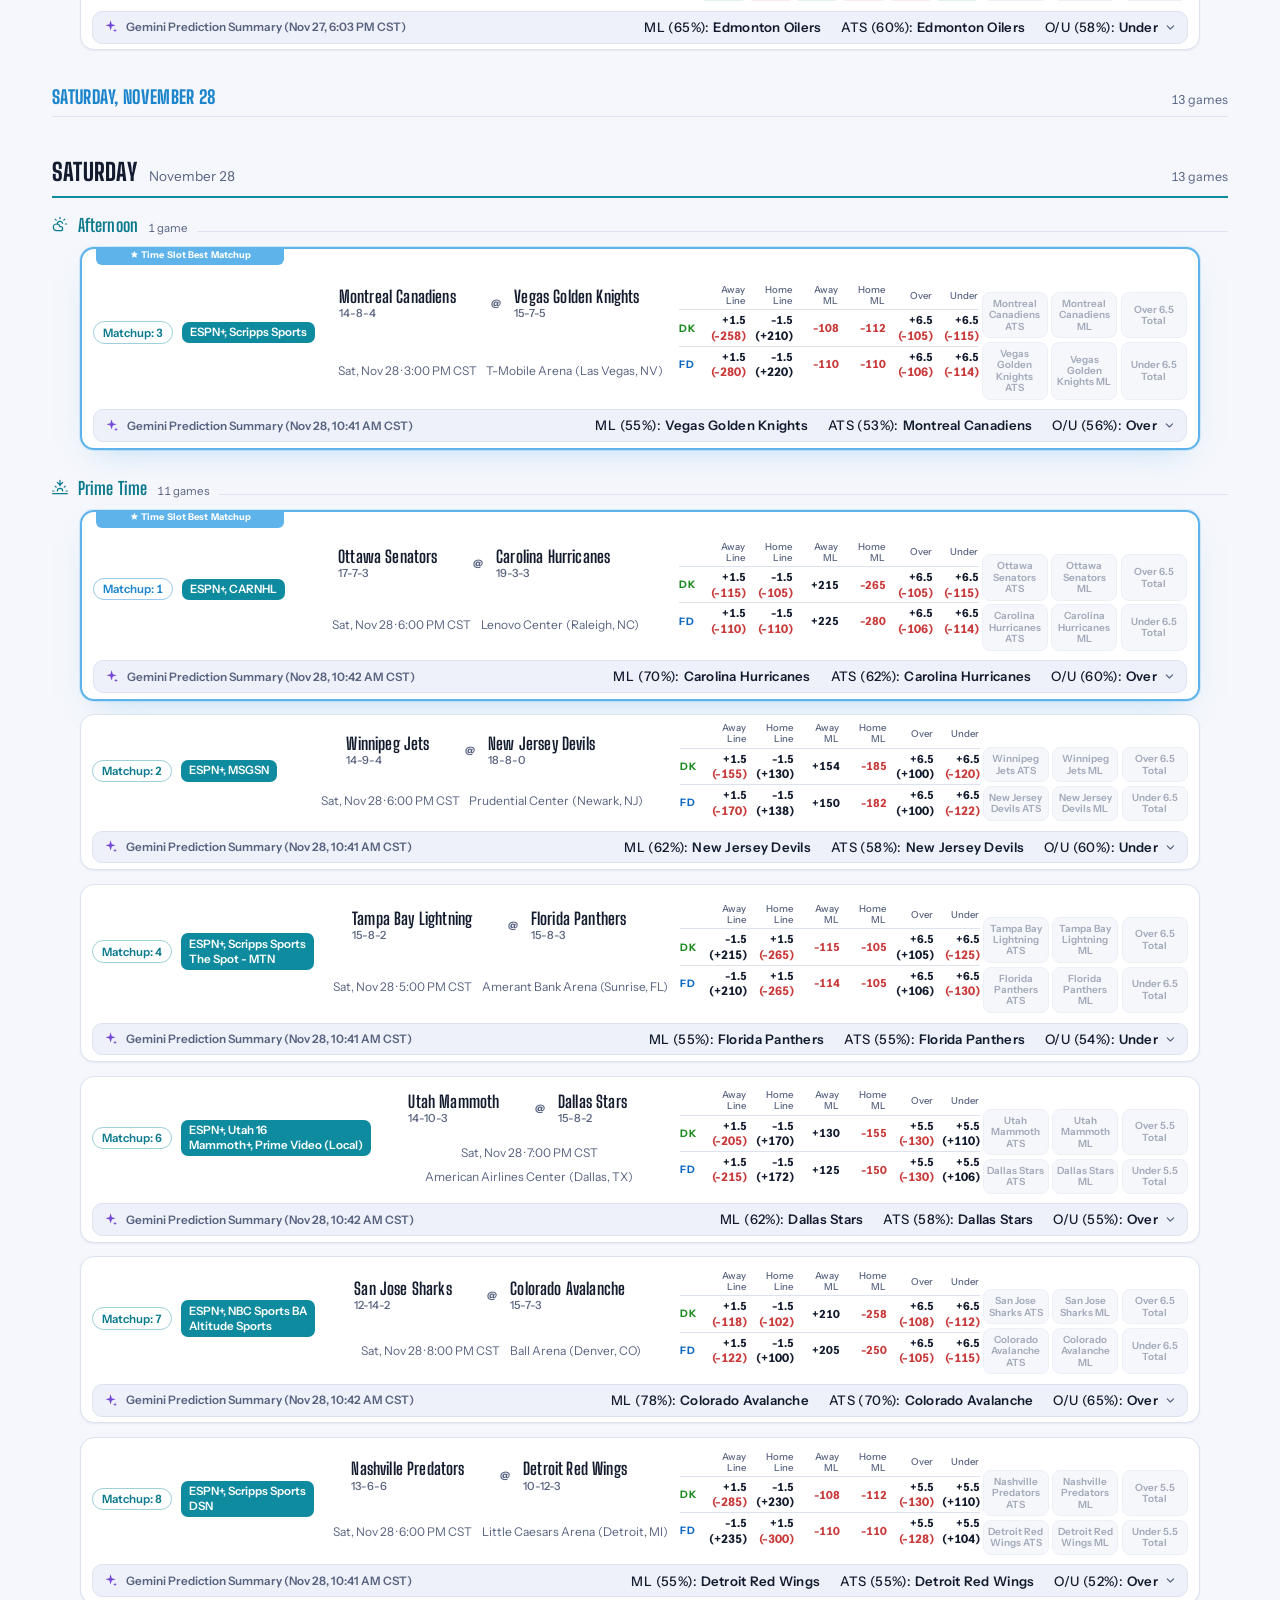
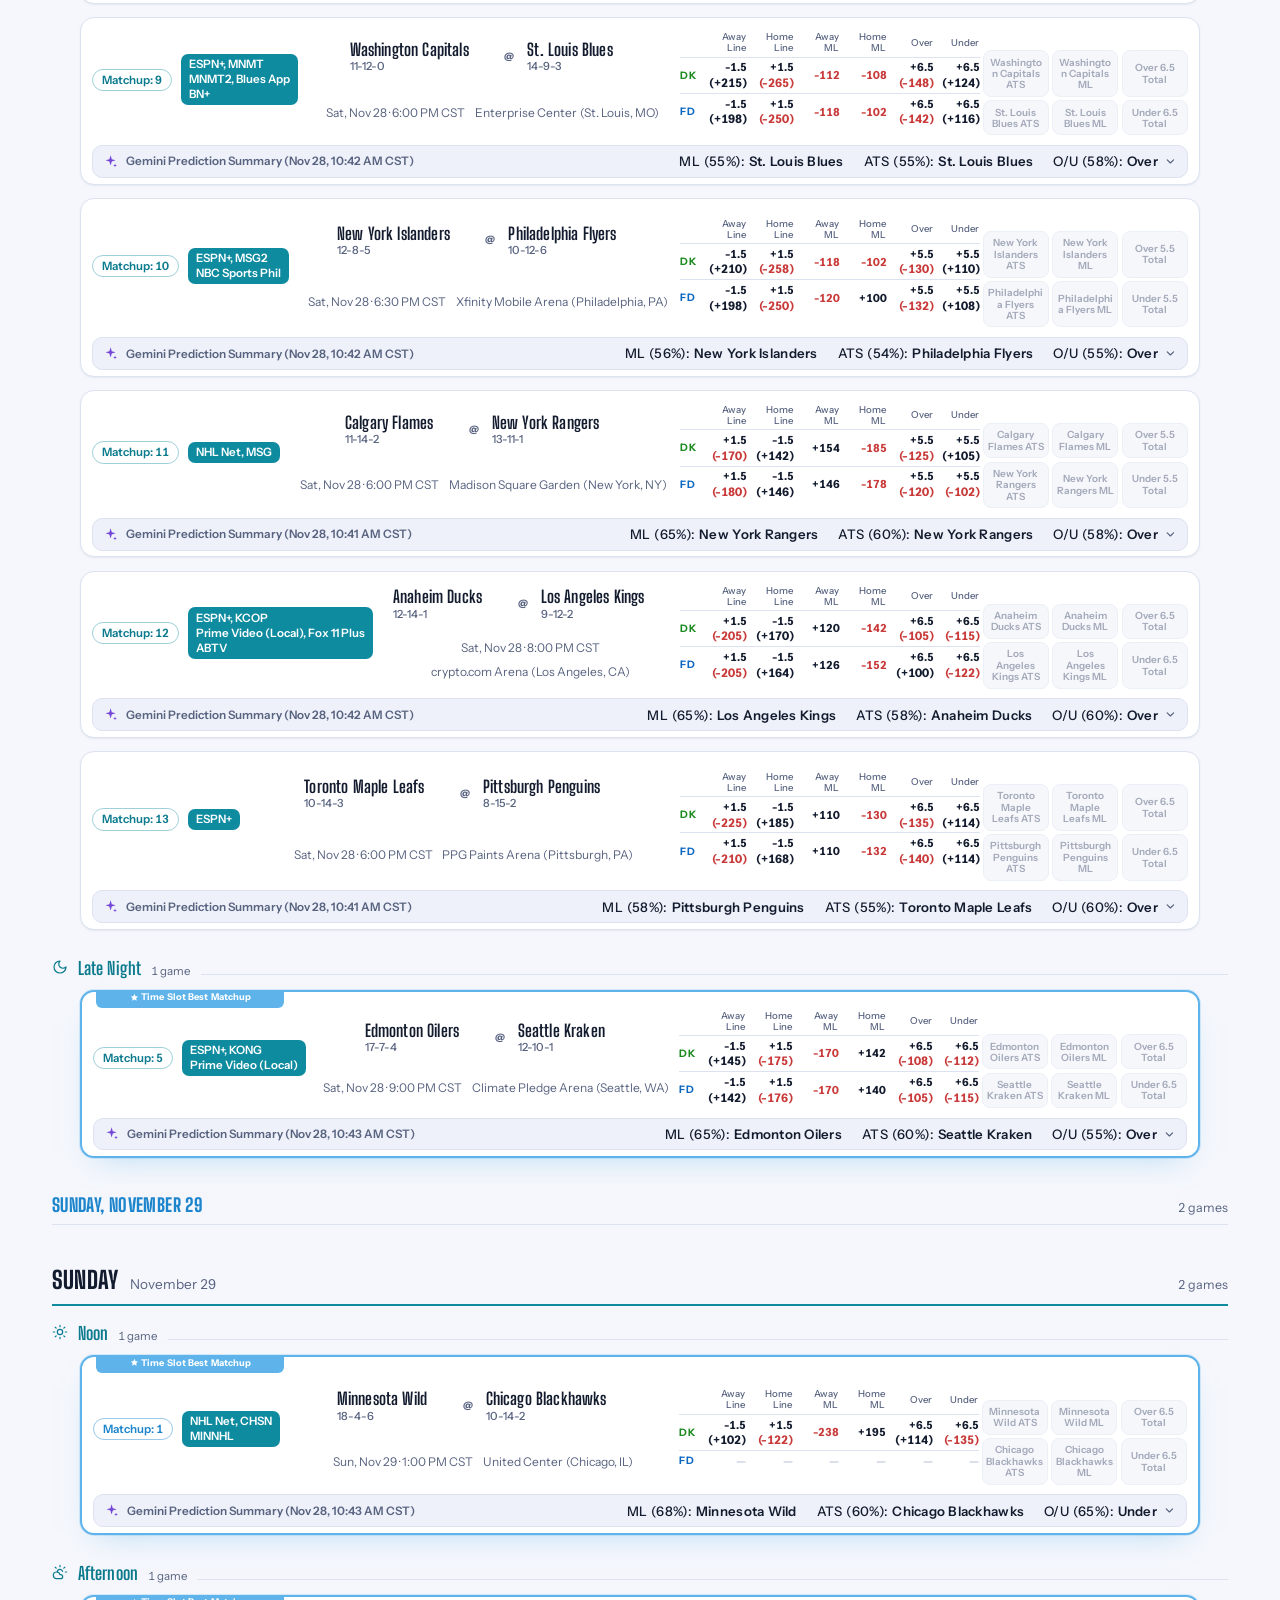
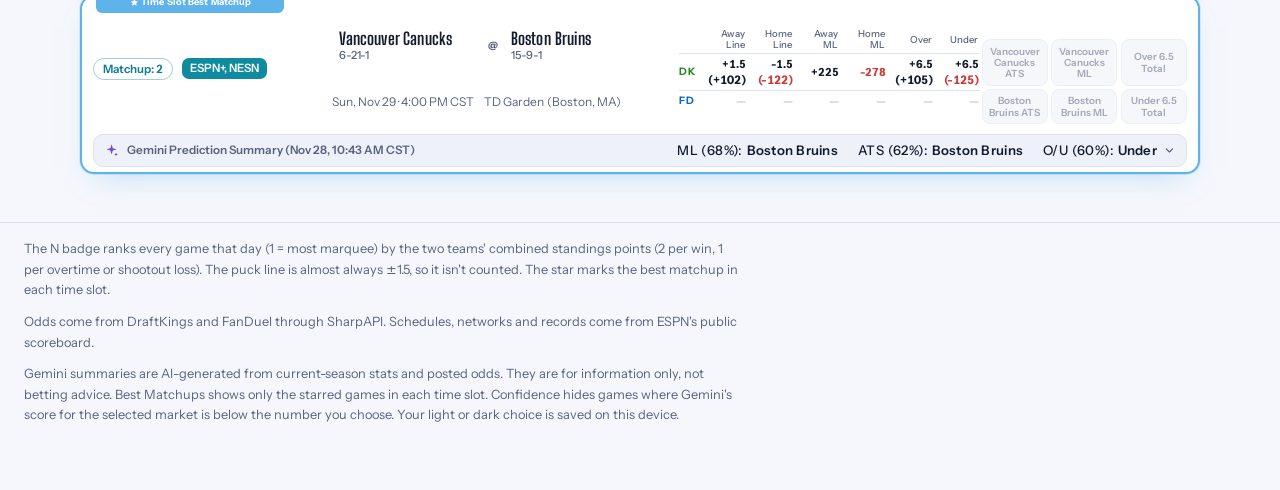
<file: nhl.html>
<!DOCTYPE html>
<html lang="en">
<head>
<meta charset="UTF-8">
<meta name="viewport" content="width=device-width, initial-scale=1.0">
<title>Sports Dashboard - NHL</title>
<link rel="icon" type="image/svg+xml" href="assets/img/favicon-nhl.svg">
<link rel="preload" href="assets/fonts/instrument-sans-latin-wght-normal.woff2" as="font" type="font/woff2" crossorigin>
<link rel="preload" href="assets/fonts/big-shoulders-display-latin-wght-normal.woff2" as="font" type="font/woff2" crossorigin>
<style>
  :root{
    --bg: #0a0d10;
    --bg-panel: #12161b;
    --line: #232a31;
    --turf: #1f7a8c;
    --turf-bright: #2fb8cf;
    --chalk: #e8ecef;
    --dim: #8a95a1;
    --gold: #e0a63c;
    --dk-green: #53d337;
    --fd-blue: #1493ff;
    --loss-red: #e2584a;
    --pick-yellow: #ffd60a;
    --bg-panel2: #161b20;
    --bg-panel3: #14101c;
    --pill-bg: #000;
    --card-hover-border: #39424b;
    --empty-cell: #3d454d;
    --strong-text: #ffffff;
    --bg-top-glow: #131a1f;
    --grid-line-color: rgba(255,255,255,0.015);
    --nav-shadow: rgba(0,0,0,0.6);
    --gold-rgb: 224,166,60;
    --pick-yellow-rgb: 255,214,10;
    --purple: #a78bfa;
    --purple-rgb: 167,139,250;
    --purple-deep: #8b5cf6;
    --purple-deep-rgb: 139,92,246;
    --purple-soft: #c4b5fd;
    --toggle-bg: var(--bg-panel);
    --toggle-border: var(--line);
    --toggle-text: var(--dim);
    --on-solid: #000;
  }

  /* Light theme -- same variable names, redefined on body.light-theme so
     every rule below (already written in terms of var(--x)) flips for
     free. Turf (sport accent) is left unchanged on purpose. Yellow accents
     (--gold, --pick-yellow) become baby blue; --gold stays a touch richer
     than --pick-yellow so it reads clearly as plain text on white. The
     Gemini purple accent keeps its hue but goes a shade deeper so it still
     has enough contrast as text on a light background. */
  body.light-theme{
    --bg: #ffffff;
    --bg-panel: #f3f5f7;
    --bg-panel2: #e9edf1;
    --bg-panel3: #f1eefb;
    --line: #d7dde2;
    --chalk: #12161b;
    --dim: #5b6570;
    --gold: #1f9cd8;
    --gold-rgb: 31,156,216;
    --pick-yellow: #5ab4e1;
    --pick-yellow-rgb: 90,180,225;
    --dk-green: #1f8a0e;
    --fd-blue: #0e6fc7;
    --loss-red: #c0392b;
    --pill-bg: #eef1f3;
    --card-hover-border: #b9c2ca;
    --empty-cell: #c7ccd1;
    --strong-text: #12161b;
    --bg-top-glow: #eef4f8;
    --grid-line-color: rgba(10,20,30,0.025);
    --nav-shadow: rgba(20,30,40,0.12);
    --purple: #7c4dd6;
    --purple-rgb: 124,77,214;
    --purple-deep: #6d3fd6;
    --purple-deep-rgb: 109,63,214;
    --purple-soft: #6d3fd6;
    --toggle-bg: #dde2e6;
    --toggle-border: #aab1b8;
    --toggle-text: var(--dim);
    --on-solid: #fff;
  }

  *{box-sizing:border-box;}
  html,body{margin:0;padding:0;}
  body{
    background:
      radial-gradient(ellipse at top, var(--bg-top-glow) 0%, var(--bg) 55%),
      repeating-linear-gradient(90deg, var(--grid-line-color) 0 1px, transparent 1px 64px);
    color:var(--chalk);
    font-family:var(--font-body);
    min-height:100vh;
    padding-bottom:4rem;
  }

  .nav-bar{
    position:sticky; top:0; z-index:100;
    background:var(--bg);
    border-bottom:1px solid transparent;
    transition:border-color .15s ease, box-shadow .15s ease;
  }
  .nav-bar.stuck{
    border-bottom-color:var(--line);
    box-shadow:0 8px 20px -12px var(--nav-shadow);
  }
  .site-nav{
    max-width:1180px; margin:0 auto; padding:0.9rem 1.5rem;
    display:flex; flex-wrap:wrap; gap:.5rem; align-items:center;
    position:relative;
  }
  .hamburger-btn{
    display:none; order:1;
    background:transparent; border:1px solid var(--line); border-radius:6px;
    color:var(--chalk); font-size:1.1rem; line-height:1;
    padding:0.32rem 0.55rem; cursor:pointer;
  }
  .nav-links{display:flex; gap:1.25rem; align-items:center; order:1;}
  .site-nav a{
    font-family:var(--font-display); font-weight:600; font-size:0.68rem;
    text-transform:uppercase; letter-spacing:0.04em;
    color:var(--dim); text-decoration:none;
    padding:0.3rem 0; border-bottom:2px solid transparent;
  }
  .site-nav a:hover{color:var(--chalk);}
  .site-nav a.active{color:var(--turf-bright); border-bottom-color:var(--turf-bright);}
  .status-pills{display:flex; gap:0.1rem; align-items:center; order:3;}
  .status-pill{
    display:flex; align-items:center; gap:0.3rem;
    font-family:var(--font-display); font-weight:600; font-size:0.68rem;
    text-transform:uppercase; letter-spacing:0.03em;
    color:var(--toggle-text); background:var(--toggle-bg); border:1px solid var(--toggle-border); border-radius:6px;
    padding:0.1rem 0.22rem; cursor:pointer; transition:all 0.12s ease;
  }
  .status-pill:hover{color:var(--chalk);}
  .status-pill.active{background:var(--turf); color:var(--on-solid); border-color:var(--turf);}
  .pill-count{font-family:var(--font-body); font-weight:500; opacity:0.85;}
  .view-toggle{
    display:flex; gap:0.25rem; background:var(--toggle-bg);
    border:1px solid var(--toggle-border); border-radius:8px; padding:0.2rem;
    order:4; margin-left:auto;
  }
  .view-toggle .view-btn{
    font-family:var(--font-display); font-weight:600; font-size:0.68rem;
    text-transform:uppercase; letter-spacing:0.04em;
    color:var(--toggle-text); background:transparent; border:none; border-radius:6px;
    padding:0.1rem 0.22rem; cursor:pointer; transition:all 0.12s ease;
  }
  .view-toggle .view-btn:hover{color:var(--chalk);}
  .view-toggle .view-btn.active{background:var(--turf); color:var(--on-solid);}
  .theme-toggle{
    display:flex; gap:0.15rem; background:var(--toggle-bg);
    border:1px solid var(--toggle-border); border-radius:8px; padding:0.2rem;
    order:5; margin-left:0.35rem;
  }
  .theme-toggle .theme-btn{
    font-family:var(--font-display); font-weight:600; font-size:0.68rem;
    display:flex; align-items:center; justify-content:center;
    background:transparent; border:none; border-radius:6px;
    padding:0.1rem 0.22rem; cursor:pointer; transition:all 0.12s ease;
  }
  .theme-toggle .theme-btn[data-theme="dark"]{color:#9aa4ad;}
  .theme-toggle .theme-btn[data-theme="light"]{color:#f5a524;}
  .theme-toggle .theme-btn.active{background:var(--turf,var(--gold));}

  /* Filter options now live inline in the nav bar itself (same sticky
     element, same background) instead of a separate bar underneath --
     order:2 puts them between the menu links and the status pills on
     desktop; the mobile media query below reorders them onto their own
     second line. */
  .filter-bar-inner{
    display:flex; flex-wrap:wrap; gap:0.6rem; align-items:center;
    justify-content:center;
    flex:1 1 auto; order:2;
  }
  .filter-pill{
    font-family:var(--font-display); font-weight:600; font-size:0.68rem;
    text-transform:uppercase; letter-spacing:0.04em;
    color:var(--toggle-text); background:var(--toggle-bg); border:1px solid var(--toggle-border); border-radius:6px;
    padding:0.1rem 0.22rem; cursor:pointer; transition:all 0.12s ease;
  }
  .filter-pill:hover{color:var(--chalk);}
  .filter-pill.active{background:var(--turf); color:var(--on-solid); border-color:var(--turf);}

  .filter-conf-group{
    display:flex; align-items:center; gap:0.5rem;
    border:1px solid var(--toggle-border); border-radius:8px;
    padding:0.1rem 0.22rem;
  }
  .conf-type-toggle{
    display:flex; gap:0.2rem; background:var(--toggle-bg); border-radius:6px; padding:0.1rem;
  }
  .conf-type-btn{
    font-family:var(--font-display); font-weight:600; font-size:0.68rem;
    text-transform:uppercase; letter-spacing:0.03em;
    color:var(--toggle-text); background:transparent; border:none; border-radius:5px;
    padding:0.1rem 0.22rem; cursor:pointer; transition:all 0.12s ease;
  }
  .conf-type-btn:hover{color:var(--chalk);}
  .conf-type-btn.active{background:var(--turf); color:var(--on-solid);}
  .filter-conf{display:flex; align-items:center; gap:0.35rem;}
  .filter-conf label{
    font-family:var(--font-display); font-weight:600; font-size:0.68rem;
    text-transform:uppercase; letter-spacing:0.03em; color:var(--toggle-text);
  }
  .filter-conf select{
    background:var(--toggle-bg); color:var(--chalk); border:none;
    border-radius:5px; padding:0.18rem 0.4rem; font-family:var(--font-body);
    font-size:0.68rem; cursor:pointer;
  }

  /* Below this width the links + filters + toggle can't fit on one line --
     drop the filters to their own full-width second line inside the same
     sticky nav bar (order swap so links/toggle stay on line 1). */
  /* Below this width the links + filters + pills + toggle can't fit on one
     line. Hamburger replaces the inline nav links (which become a
     dropdown), and Best-Slot-Matchups/Confidence drop to their own full-
     width second line, while Hamburger/Open/Closed/All/Tiles/Rows stay
     together on line 1. */
  @media (max-width: 760px){
    .hamburger-btn{display:flex; align-items:center; justify-content:center;}
    .nav-links{
      display:none; position:absolute; top:100%; left:0; right:0;
      flex-direction:column; align-items:flex-start; gap:0.6rem;
      background:var(--bg-panel); border:1px solid var(--line); border-top:none;
      padding:0.85rem 1.5rem; z-index:150;
    }
    .nav-links.open{display:flex;}
    .status-pills{order:2;}
    .view-toggle{order:3; margin-left:0;}
    .theme-toggle{order:4; margin-left:0.3rem;}
    .filter-bar-inner{order:5; flex:1 1 100%; justify-content:flex-start;}
  }

  /* Line 1 (hamburger / Open-Closed-All / Tiles-Rows / theme toggle) must
     never wrap onto two lines -- shrink its own text/padding instead as
     the screen narrows, rather than letting the theme toggle spill onto
     its own row. */
  @media (max-width: 480px){
    .site-nav{padding-left:1rem; padding-right:1rem; gap:.35rem;}
    .hamburger-btn{padding:0.24rem 0.4rem; font-size:1rem;}
    .status-pill{font-size:0.76rem; padding:0.1rem 0.2rem; gap:0.2rem;}
    .view-toggle{padding:0.17rem; gap:0.17rem;}
    .view-toggle .view-btn{font-size:0.76rem; padding:0.1rem 0.22rem;}
    .theme-toggle{padding:0.17rem; margin-left:0.22rem;}
    .theme-toggle .theme-btn{width:1.28rem; height:1.28rem; font-size:0.7rem;}
    .filter-pill{font-size:0.76rem; padding:0.1rem 0.2rem;}
    .conf-type-btn{font-size:0.76rem; padding:0.1rem 0.2rem;}
    .filter-conf label{font-size:0.76rem;}
    .filter-conf select{font-size:0.76rem; padding:0.16rem 0.34rem;}
  }
  @media (max-width: 380px){
    .site-nav{gap:.25rem;}
    .status-pill{font-size:0.7rem; padding:0.08rem 0.17rem;}
    .view-toggle .view-btn{font-size:0.7rem; padding:0.08rem 0.18rem;}
    .theme-toggle .theme-btn{width:1.12rem; height:1.12rem; font-size:0.62rem;}
    .filter-pill{font-size:0.7rem; padding:0.08rem 0.17rem;}
    .conf-type-btn{font-size:0.7rem; padding:0.08rem 0.17rem;}
    .filter-conf label{font-size:0.7rem;}
    .filter-conf select{font-size:0.7rem; padding:0.13rem 0.28rem;}
  }


  .week-block{margin-top:2.25rem;}
  .week-block:first-child{margin-top:1.5rem;}
  .week-heading{
    display:flex; align-items:baseline; gap:0.75rem;
    padding-bottom:0.5rem; margin-bottom:0.25rem;
    border-bottom:1px dashed var(--line);
  }
  .week-heading .week-name{
    font-family:var(--font-display); font-weight:700; font-size:1.15rem;
    text-transform:uppercase; letter-spacing:0.05em; color:var(--gold);
  }
  .week-heading .week-count{margin-left:auto; color:var(--dim); font-size:0.78rem;}
  .week-empty{color:var(--dim); font-size:0.85rem; padding:0.5rem 0 1.5rem;}

  /* Rows view: same card markup, laid out as a column-aligned table instead of
     tiles. Every row is a CSS grid using the same fixed column tracks (Rank /
     TV / Team / Odds / Buttons), so all rows line up with each other going
     down the page no matter which day or time slot they're in. The row list
     is inset from the page edges rather than running edge-to-edge. */
  body.row-view .site-nav,
  body.row-view .hero-inner,
  body.row-view footer,
  body.row-view .status{
    max-width:1760px;
  }
  body.row-view main{
    max-width:1480px;
    padding:0 3.25rem;
  }
  body.row-view .grid{
    display:flex; flex-direction:column; gap:0.85rem;
    margin:0 1.75rem;
  }
  body.row-view .card{
    display:grid;
    grid-template-columns:auto auto minmax(180px,1fr) 300px 205px;
    grid-template-rows:auto auto;
    align-items:center;
    column-gap:0.15rem;
    padding:0.35rem 0.7rem;
    position:relative;
  }
  body.row-view .card.slot-pick{padding-top:1rem;}
  body.row-view .pick-banner{
    position:absolute; top:-0.35rem; left:0.9rem;
    width:188px;
    display:flex; flex-direction:column; align-items:center; justify-content:center;
    gap:0.05rem; line-height:1.15; text-align:center;
    border-radius:6px; padding:0.3rem 0.4rem; margin:0; white-space:normal;
    font-size:0.58rem; z-index:2;
  }
  body.row-view .card-top{display:contents;}
  body.row-view .card-top .score-badge{
    grid-column:1; grid-row:1 / 3; justify-self:start; align-self:center;
    margin-right:0.45rem;
  }
  body.row-view .card-top .channel-pill{
    grid-column:2; grid-row:1 / 3; justify-self:start; align-self:center;
    margin-right:0.4rem;
  }
  body.row-view .matchup{
    grid-column:3; grid-row:1;
    margin:0; overflow-x:visible; white-space:normal; flex-wrap:wrap;
  }
  body.row-view .subline{
    grid-column:3; grid-row:2;
    margin:0; flex-direction:row; gap:0.6rem;
  }
  body.row-view table.odds,
  body.row-view .no-odds{
    grid-column:4; grid-row:1 / 3;
    width:100%;
  }
  body.row-view table.odds{table-layout:fixed; font-size:0.7rem;}
  body.row-view table.odds th{font-size:0.6rem; padding-bottom:0.2rem; line-height:1.15;}
  body.row-view table.odds td{padding:0.18rem 0;}
  body.row-view .book{font-size:0.64rem;}
  body.row-view table.odds th:first-child,
  body.row-view table.odds td:first-child{width:20px;}
  body.row-view .no-odds{font-size:0.68rem;}
  body.row-view .pick-toolbar{
    grid-column:5; grid-row:1 / 3;
    margin:0; width:100%; align-self:start;
    display:flex; flex-direction:column; height:100%;
  }
  body.row-view .pick-toolbar-payout{
    display:flex; flex-direction:column; justify-content:center; gap:0.05rem;
    min-height:1.65rem; padding:0 0.1rem;
  }
  body.row-view .pick-toolbar-payout .payout-summary{
    margin-top:0; font-size:0.58rem; text-align:left; white-space:nowrap;
    overflow:hidden; text-overflow:ellipsis;
  }
  body.row-view .pick-buttons{
    display:grid; grid-template-columns:repeat(3,1fr); gap:0.22rem;
    margin-top:0; flex:1;
  }
  body.row-view .pick-btn{min-width:0; font-size:0.62rem; padding:0.32rem 0.2rem; overflow-wrap:break-word;}
  /* Below this width there isn't enough room for a true single-line row even
     with the wider container, so let each row scroll horizontally instead
     of wrapping onto a second line. */
  @media (max-width: 1400px){
    body.row-view .grid{overflow-x:visible;}
    body.row-view .card{overflow-x:auto; scrollbar-width:none; -ms-overflow-style:none;}
    body.row-view .card::-webkit-scrollbar{display:none;}
  }
  @media (max-width: 900px){
    body.row-view main{padding:0 1.5rem;}
    body.row-view .grid{margin:0;}
    body.row-view .card{
      display:flex; flex-direction:column; align-items:stretch; overflow-x:visible;
    }
    body.row-view .card-top{display:flex; justify-content:space-between; align-items:center; width:auto;}
    body.row-view .card-top .score-badge,
    body.row-view .card-top .channel-pill{grid-column:auto; grid-row:auto;}
    body.row-view .matchup,
    body.row-view .subline,
    body.row-view table.odds,
    body.row-view .no-odds,
    body.row-view .pick-toolbar{width:auto; grid-column:auto; grid-row:auto;}
  }

  .hero{
    padding:2.5rem 1.5rem 1.75rem;
    border-bottom:1px solid var(--line);
    position:relative;
    overflow:hidden;
  }
  .hero::before{
    content:"";
    position:absolute; inset:0;
    background:linear-gradient(120deg, rgba(47,95,143,0.18), transparent 55%);
    pointer-events:none;
  }
  .hero-inner{max-width:1180px;margin:0 auto;position:relative;}
  .eyebrow{
    font-family:var(--font-display);
    text-transform:uppercase;
    letter-spacing:0.22em;
    font-size:0.72rem;
    color:var(--turf-bright);
    font-weight:600;
  }
  h1{
    font-family:var(--font-display);
    font-weight:700;
    font-size:clamp(0.68rem, 1.7vw, 1.05rem);
    margin:0.35rem 0 0.5rem;
    letter-spacing:-0.01em;
  }
  /* Desktop keeps the clamp() above; mobile gets its own fixed size
     (roughly double what the clamp's mobile-width minimum resolves to)
     since the clamp's vw-based scaling stays pinned at its floor on
     narrow screens. */
  @media (max-width: 760px){
    h1{font-size:1.36rem;}
  }
  .meta-row{
    display:flex; flex-wrap:wrap; gap:1.25rem;
    color:var(--dim); font-size:0.82rem; margin-top:0.5rem;
  }
  .meta-row b{color:var(--chalk); font-weight:600;}

  main{max-width:1180px;margin:0 auto; padding:0 1.5rem;}

  .day-block{margin-top:2.5rem;}
  .day-heading{
    display:flex; align-items:baseline; gap:0.75rem;
    padding-bottom:0.6rem; margin-bottom:1.1rem;
    border-bottom:2px solid var(--turf);
  }
  .day-heading .weekday{
    font-family:var(--font-display); font-weight:700; font-size:1.5rem;
    text-transform:uppercase; letter-spacing:0.02em;
  }
  .day-heading .date{color:var(--dim); font-size:0.85rem;}
  .day-heading .preseason-tag{
    font-family:var(--font-body); font-weight:600; font-size:0.68rem;
    text-transform:uppercase; letter-spacing:0.04em;
    color:var(--gold); border:1px solid rgba(var(--gold-rgb),0.5);
    background:rgba(var(--gold-rgb),0.12);
    padding:0.15rem 0.5rem; border-radius:999px;
  }
  @media (max-width: 480px){
    .day-heading{gap:0.5rem;}
    .day-heading .weekday{font-size:1.2rem;}
    .day-heading .date{font-size:0.65rem;}
    .day-heading .preseason-tag{font-size:0.6rem; padding:0.1rem 0.4rem;}
  }
  .day-heading .count{
    margin-left:auto; color:var(--dim); font-size:0.78rem;
  }

  .slot-block{margin-bottom:1.75rem;}
  .slot-block:last-child{margin-bottom:0;}
  .slot-heading{
    display:flex; align-items:baseline; gap:0.6rem; flex-wrap:wrap;
    margin-bottom:0.7rem;
  }
  .slot-heading .slot-name{
    font-family:var(--font-display); font-weight:600; font-size:0.95rem;
    text-transform:uppercase; letter-spacing:0.08em; color:var(--turf-bright);
  }
  .slot-heading .slot-icon{font-size:0.9rem;}
  .slot-heading::after{
    content:""; flex:1; height:1px; background:var(--line);
  }
  .slot-heading .slot-count{color:var(--dim); font-size:0.72rem;}
  .slot-heading a.slot-regional-link{
    font-size:0.72rem; color:var(--turf-bright); text-decoration:none;
    white-space:nowrap;
  }
  .slot-heading a.slot-regional-link:hover{text-decoration:underline;}

  .grid{
    display:grid;
    grid-template-columns:repeat(auto-fill, minmax(340px, 1fr));
    gap:1rem;
  }

  .card{
    background:var(--bg-panel);
    border:1px solid var(--line);
    border-radius:10px;
    padding:1.1rem 1.2rem 1.2rem;
    position:relative;
    transition:border-color .15s ease, transform .15s ease;
  }
  .card:hover{border-color:var(--card-hover-border); transform:translateY(-1px);}
  .card.close-game{border-color:rgba(var(--gold-rgb),0.55); box-shadow:0 0 0 1px rgba(var(--gold-rgb),0.12), 0 8px 24px -12px rgba(var(--gold-rgb),0.25);}
  .card.slot-pick{
    border:2px solid var(--pick-yellow);
    box-shadow:0 0 0 1px rgba(var(--pick-yellow-rgb),0.25), 0 10px 26px -12px rgba(var(--pick-yellow-rgb),0.4);
    padding-top:2.4rem;
  }
  .pick-banner{
    position:absolute; top:0; left:0; right:0;
    background:var(--pick-yellow); color:var(--on-solid);
    font-family:var(--font-display); font-weight:700; font-size:0.7rem;
    text-transform:uppercase; letter-spacing:0.1em; text-align:center;
    padding:0.3rem 0.5rem; border-radius:9px 9px 0 0;
  }
  .odds td.picked{background:rgba(var(--pick-yellow-rgb),0.16); color:var(--pick-yellow); font-weight:700; border-radius:4px;}
  .odds td.hit{background:rgba(62,207,106,0.18); color:var(--win-green); font-weight:700; border-radius:4px;}
  .odds td.miss{background:rgba(226,88,74,0.16); color:var(--loss-red); font-weight:700; border-radius:4px;}
  .odds td.picked.hit,
  .odds td.picked.miss{box-shadow:inset 0 0 0 2px var(--pick-yellow);}
  .pick-toolbar{ }
  .pick-toolbar-payout:empty{display:none;}
  .pick-buttons{display:grid; grid-template-columns:repeat(3,1fr); gap:0.35rem; margin-top:0.6rem;}
  .payout-summary{
    font-family:var(--font-body); font-size:0.7rem; font-weight:700; color:var(--strong-text);
    text-align:center; margin-top:0.25rem;
  }
  .pick-btn{
    font-family:var(--font-body); font-size:0.68rem; font-weight:600;
    color:var(--dim); background:var(--bg-panel2); border:1px solid var(--line);
    border-radius:6px; padding:0.4rem 0.2rem; cursor:pointer;
    text-align:center; line-height:1.15; transition:all 0.12s ease;
  }
  .pick-btn:hover{border-color:var(--pick-yellow); color:var(--chalk);}
  .pick-btn.active{background:var(--pick-yellow); border-color:var(--pick-yellow); color:var(--on-solid);}
  .pick-btn:disabled{opacity:0.55; cursor:not-allowed;}
  .pick-btn:disabled:hover{border-color:var(--line); color:var(--dim);}
  .pick-btn.active:disabled{color:var(--on-solid);}
  .pick-btn.active:disabled:hover{border-color:var(--pick-yellow);}

  .card-top{display:flex; justify-content:space-between; align-items:flex-start; gap:0.75rem;}
  .score-badge{
    font-family:var(--font-display); font-weight:600; font-size:0.68rem;
    text-transform:uppercase; letter-spacing:0.08em; color:var(--turf-bright);
    border:1px solid rgba(var(--turf-rgb),0.35); border-radius:999px;
    padding:0.2rem 0.55rem; white-space:nowrap;
  }
  .close-game .score-badge{color:var(--gold); border-color:rgba(var(--gold-rgb),0.45);}
  .channel-pill{
    font-family:var(--font-display); font-weight:600; font-size:0.7rem;
    background:var(--turf); color:var(--on-solid); border-radius:5px;
    padding:0.2rem 0.5rem; letter-spacing:0.02em;
    /* Capped to roughly the width of the Matchup badge ("Matchup: XX")
       and wraps instead of overflowing, so a long combined national-TV
       string (e.g. multiple networks) doesn't blow out the card width or
       push the score badge off to one side. */
    max-width: 35ch; white-space: normal; overflow-wrap: break-word;
    text-align: left; line-height: 1.3;
  }

  .matchup{
    margin:0.85rem 0 0.6rem;
    display:flex; align-items:center; justify-content:center; flex-wrap:wrap; gap:0.45rem;
    font-family:var(--font-display); font-size:1.05rem; font-weight:600;
    white-space:normal; overflow-x:visible;
  }
  .team{display:inline-flex; align-items:center; gap:0.4rem;}
  .team-name-wrap{display:inline-flex; flex-direction:column; align-items:flex-start; line-height:1.2;}
  .team-name-line{display:inline-flex; align-items:baseline; gap:0.4rem;}
  .team-name{font-size:0.98rem;}
  .team-record{
    /* Oswald (condensed sans) instead of the monospace font used
       elsewhere -- monospace reads noticeably "spread out" at this size
       for a W-L record + pitcher line, condensed reads more compact. */
    font-family:var(--font-display); font-weight:500; font-size:0.68rem;
    letter-spacing:0.01em; color:var(--dim);
  }
  .team-pitcher{
    font-family:var(--font-display); font-weight:500; font-size:0.76rem;
    letter-spacing:0.01em; color:var(--dim); opacity:0.85;
  }
  .at{color:var(--dim); font-size:0.72rem; font-family:var(--font-body); flex-shrink:0;}

  @media (max-width: 480px){
    .matchup{
      font-size:1rem;
    }
    .at{margin:0 0.1rem;}
  }

  .subline{
    color:var(--dim); font-size:0.75rem; display:flex; gap:1rem; flex-wrap:wrap;
    justify-content:center; margin-bottom:0.9rem;
  }

  table.odds{
    width:100%; border-collapse:collapse; font-size:0.78rem;
  }
  table.odds th{
    text-align:right; color:var(--dim); font-weight:500;
    font-size:0.66rem; text-transform:uppercase; letter-spacing:0.05em;
    padding-bottom:0.35rem; line-height:1.25;
  }
  table.odds th:first-child, table.odds td:first-child{text-align:left;}
  table.odds td{
    text-align:right; padding:0.3rem 0; border-top:1px solid var(--line);
  }
  .book{
    font-family:var(--font-display); font-weight:600; font-size:0.72rem;
  }
  .book.dk{color:var(--dk-green);}
  .book.fd{color:var(--fd-blue);}
  .num.neg{color:var(--loss-red);}
  .num-am{display:block; font-size:0.7rem; margin-top:0.1rem;}
  .empty-cell{color:var(--empty-cell);}

  .no-odds{color:var(--dim); font-size:0.75rem; padding:0.4rem 0;}

  .team-score{
    font-family:var(--font-display); font-weight:700;
  }
  .team-score.live{color:var(--live-red);}
  .team-score.final{color:var(--win-green);}
  .score-status-line{
    flex-basis:100%; font-family:var(--font-display); font-size:0.68rem;
    font-weight:600; letter-spacing:0.02em; color:var(--live-red); display:flex;
    align-items:center; gap:0.35rem;
  }
  .live-dot{
    width:0.5rem; height:0.5rem; border-radius:50%; background:var(--live-red);
    display:inline-block; animation:live-pulse 1.4s ease-in-out infinite;
  }
  @keyframes live-pulse{
    0%,100%{opacity:1;} 50%{opacity:0.35;}
  }

  .gemini-toggle{
    width:100%; margin-top:0.6rem;
    display:flex; align-items:center; gap:0.5rem; flex-wrap:wrap; row-gap:0.3rem;
    font-family:var(--font-display); font-weight:600; font-size:0.7rem;
    color:var(--dim); background:var(--bg-panel2); border:1px solid var(--line);
    border-radius:6px; padding:0.45rem 0.6rem; cursor:pointer;
    text-align:left; transition:all 0.12s ease;
  }
  .gemini-toggle:hover{border-color:var(--purple-deep); color:var(--chalk);}
  .gemini-toggle.open{border-color:var(--purple-deep); color:var(--purple-soft); background:rgba(var(--purple-deep-rgb),0.1);}
  .gemini-toggle-icon{font-size:0.85rem; flex-shrink:0;}
  .gemini-toggle-main{
    display:flex; align-items:center; gap:0.5rem; flex-wrap:wrap;
    flex:1; min-width:0;
  }
  /* Tile view: each pick (ML/ATS/O-U) is a row in a 3-column grid --
     column 1 (20%) is a blank spacer (just indents the whole block a
     bit), column 2 (20%) is the right-aligned "ML (92%):" label (so
     every row's colon lines up on the same right edge), column 3 (60%)
     is the left-aligned team/pick value. .gemini-toggle-winner/-ats/-ou
     go display:contents so their own children (spacer/label/team) become
     direct grid items instead of nesting a level deeper -- that's what
     lets all three rows share the same 3 grid columns. Row view
     overrides all of this back to the original single-line-per-card
     layout below (no room to spare for a 3-column grid there).
  */
  .gemini-toggle-winner,
  .gemini-toggle-ats,
  .gemini-toggle-ou{
    display:contents;
  }
  .gemini-pick-spacer{ }
  .gemini-pick-label{
    color:var(--chalk); font-weight:500; font-size:.75rem; letter-spacing:0.03em;
    text-align:right; white-space:nowrap;
  }
  .gemini-pick-team{
    color:var(--chalk); font-weight:600; font-size:.75rem; letter-spacing:0.02em;
    text-align:left;
  }
  .gemini-toggle-trailing{
    display:flex; align-items:center; gap:0.4rem; margin-left:auto; flex-shrink:0;
  }
  /* Tiles view: always drop the Pick/ATS summary to its own line under the
     "Gemini Prediction Summary" label instead of only wrapping when it
     doesn't fit on the first line. Row view lays this button out
     differently (see body.row-view rules below), so this is scoped off. */
  body:not(.row-view) .gemini-toggle-trailing{
    flex-basis:100%; margin-left:0; justify-content:space-between;
  }
  .gemini-conf{color:var(--purple); font-family:var(--font-body); font-weight:700; text-transform:none;}
  .gemini-caret{font-size:0.6rem; transition:transform .12s ease; color:inherit;}
  .gemini-toggle.open .gemini-caret{transform:rotate(180deg);}
  .gemini-panel{
    margin-top:0.5rem; padding:0.7rem 0.8rem;
    background:var(--bg-panel3); border:1px solid rgba(var(--purple-deep-rgb),0.3); border-radius:8px;
  }
  .gemini-panel-row{
    display:flex; justify-content:space-between; gap:0.75rem;
    font-size:0.75rem; padding:0.15rem 0; color:var(--dim);
  }
  .gemini-panel-row .gemini-value{color:var(--chalk); font-weight:600; text-align:right;}
  .gemini-analysis{
    margin:0.55rem 0 0; color:var(--chalk); font-size:0.78rem; line-height:1.55;
  }
  .gemini-picks-summary {
    display: grid;
    grid-template-columns: 20% 20% 60%;
    row-gap: 0.25rem;
    column-gap: 0.4rem;
    flex: 1;
  }
  body.row-view .gemini-picks-summary{
    display: flex;
    flex-direction: row;
    align-items: center;
    gap: 20px;
    flex-wrap: wrap;
  }
  body.row-view .gemini-toggle-winner,
  body.row-view .gemini-toggle-ats,
  body.row-view .gemini-toggle-ou{
    display:flex; flex-direction:row; align-items:baseline; gap:0.3em; line-height:1.25;
    text-transform:none; letter-spacing:normal; white-space:nowrap;
  }
  body.row-view .gemini-pick-spacer{display:none;}
  body.row-view .gemini-pick-label{text-align:left;}
  body.row-view .gemini-toggle,
  body.row-view .gemini-panel{grid-column:1 / -1;}
  body.row-view .gemini-toggle{grid-row:3;}
  body.row-view .gemini-panel{grid-row:4;}

  footer{
    max-width:1180px; margin:3rem auto 0; padding:0 1.5rem;
    color:var(--toggle-text); font-size:0.75rem; border-top:1px solid var(--line); padding-top:1rem;
  }
  footer a{color:var(--turf-bright);}
  .status{max-width:1180px;margin:2rem auto;padding:0 1.5rem;color:var(--dim);}
</style>
<link rel="stylesheet" href="assets/theme.css">
</head>
<body data-sport="nhl">

<div class="nav-bar">
<nav class="site-nav">
  <button type="button" class="hamburger-btn" id="hamburgerBtn" aria-label="Menu" aria-expanded="false"><svg viewBox="0 0 24 24" aria-hidden="true"><path d="M4 7h16M4 12h16M4 17h16"/></svg></button>
  <div class="nav-links" id="navLinks">
    <a href="index.html">NCAAF</a>
    <a href="ncaamb.html">NCAAMB</a>
    <a href="nfl.html">NFL</a>
    <a href="mlb.html">MLB</a>
    <a href="nba.html">NBA</a>
    <a href="nhl.html" class="active">NHL</a>
    <a href="accuracy.html">Accuracy</a>
    <a href="export.html">Export</a>
    <a href="picks.html">Picks</a>
  </div>
  <div class="filter-bar-inner">
    <button type="button" class="filter-pill" id="bestMatchupOnly">Best Matchups</button>
    <div class="filter-conf-group">
      <div class="conf-type-toggle">
        <button type="button" class="conf-type-btn" data-conftype="both">All</button>
        <button type="button" class="conf-type-btn" data-conftype="ml">ML</button>
        <button type="button" class="conf-type-btn" data-conftype="ats">ATS</button>
        <button type="button" class="conf-type-btn" data-conftype="ou">O/U</button>
      </div>
      <div class="filter-conf">
        <label for="minConfSelect">Confidence:</label>
        <select id="minConfSelect">
          <option value="0">Any</option>
          <option value="5">5+</option>
          <option value="10">10+</option>
          <option value="15">15+</option>
          <option value="20">20+</option>
          <option value="25">25+</option>
          <option value="30">30+</option>
          <option value="35">35+</option>
          <option value="40">40+</option>
          <option value="45">45+</option>
          <option value="50">50+</option>
          <option value="55">55+</option>
          <option value="60">60+</option>
          <option value="65">65+</option>
          <option value="70">70+</option>
          <option value="75">75+</option>
          <option value="80">80+</option>
          <option value="85">85+</option>
          <option value="90">90+</option>
          <option value="95">95+</option>
          <option value="100">100</option>
        </select>
      </div>
    </div>
  </div>
  <div class="status-pills">
    <button type="button" class="status-pill" data-status="open">Open <span class="pill-count" id="openCount">0</span></button>
    <button type="button" class="status-pill" data-status="closed">Closed <span class="pill-count" id="closedCount">0</span></button>
    <button type="button" class="status-pill" data-status="all">All <span class="pill-count" id="allCount">0</span></button>
  </div>
  <div class="view-toggle">
    <button type="button" class="view-btn" data-mode="tiles">Tiles</button>
    <button type="button" class="view-btn" data-mode="rows">Rows</button>
  </div>
  <div class="theme-toggle" role="group" aria-label="Color theme">
    <button type="button" class="theme-btn" data-theme="dark" aria-label="Dark theme"><svg viewBox="0 0 24 24" aria-hidden="true"><path d="M12 3a6 6 0 0 0 9 9 9 9 0 1 1-9-9z"/></svg></button>
    <button type="button" class="theme-btn" data-theme="light" aria-label="Light theme"><svg viewBox="0 0 24 24" aria-hidden="true"><circle cx="12" cy="12" r="4"/><path d="M12 2v2M12 20v2M4.9 4.9l1.4 1.4M17.7 17.7l1.4 1.4M2 12h2M20 12h2M4.9 19.1l1.4-1.4M17.7 6.3l1.4-1.4"/></svg></button>
  </div>
</nav>
</div>

<div class="hero hero--nhl">
  <div class="hero-inner">
    <div class="eyebrow">NHL puck line and moneyline odds</div>
    <h1 id="pageTitle">Loading day&hellip;</h1>
    <div class="meta-row">
      <span>Last updated: <b id="generatedAt">—</b></span>
      <span><b id="totalGames">—</b> games today</span>
    </div>
  </div>
</div>

<main id="days"></main>

<div class="status" id="statusMsg" style="display:none;"></div>

<footer>
  <p>The N badge ranks every game that day (1 = most marquee) by the two teams' combined standings points (2 per win, 1 per overtime or shootout loss). The puck line is almost always &plusmn;1.5, so it isn't counted. The star marks the best matchup in each time slot.</p>
  <p>Odds come from DraftKings and FanDuel through SharpAPI. Schedules, networks and records come from ESPN's public scoreboard.</p>
  <p>Gemini summaries are AI-generated from current-season stats and posted odds. They are for information only, not betting advice. Best Matchups shows only the starred games in each time slot. Confidence hides games where Gemini's score for the selected market is below the number you choose. Your light or dark choice is saved on this device.</p>
</footer>

<script src="picks-store.js"></script>
<script>
(function(){
  const bar = document.querySelector('.nav-bar');
  if (!bar) return;
  const onScroll = () => bar.classList.toggle('stuck', window.scrollY > 2);
  onScroll();
  window.addEventListener('scroll', onScroll, { passive: true });
})();
</script>
<script>
const SPORT = 'nhl';
const DATA_URL = 'data/nhl_dashboard.json';
let SCORES = {};
let CURRENT_SEASON = null;

function fmtAmerican(n) {
  if (n === null || n === undefined || n === '') return null;
  const num = Number(n);
  if (Number.isNaN(num)) return null;
  return num > 0 ? `+${num}` : `${num}`;
}

function fmtLine(n) {
  if (n === null || n === undefined || n === '') return null;
  const num = Number(n);
  if (Number.isNaN(num)) return null;
  return num > 0 ? `+${num}` : `${num}`;
}

function oddsCell(entry) {
  if (!entry || (entry.line === undefined && entry.american === undefined)) {
    return '<span class="empty-cell">—</span>';
  }
  const line = fmtLine(entry.line);
  const am = fmtAmerican(entry.american);
  const negCls = (typeof entry.american === 'number' && entry.american < 0) ? 'neg' : '';
  if (line !== null && am !== null) return `${line}<span class="num num-am ${negCls}">(${am})</span>`;
  if (am !== null) return `<span class="num ${negCls}">${am}</span>`;
  if (line !== null) return line;
  return '<span class="empty-cell">—</span>';
}

const MULTI_WORD_MASCOTS = new Set(['Red Wings','Blue Jackets','Maple Leafs','Golden Knights','Trail Blazers','Blue Jays','Red Sox','White Sox','Crimson Tide','Fighting Irish','Golden Gophers','Scarlet Knights','Blue Devils','Tar Heels','Demon Deacons','Yellow Jackets','Horned Frogs','Red Raiders','Sun Devils','Nittany Lions','Golden Eagles','Green Wave','Blue Hens','Mean Green','Black Knights','Golden Flashes','Thundering Herd','Rainbow Warriors','Fighting Illini','Red Wolves','Blue Raiders','Golden Hurricane','Wolf Pack','Fighting Hawks','Mountain Hawks','Golden Bears','Red Storm','Blue Jays','Fighting Camels','Delta Devils','Ragin Cajuns','Runnin Rebels','Golden Panthers','Big Green','Crimson Hawks','Seminoles']);

// "Green Bay Packers" -> ['Green Bay', 'Packers'] so tiles can show the
// city / school on one row and the nickname on the next. Uses ESPN's
// `location` field when the data has it; otherwise falls back to treating
// the last word (or a known two-word nickname) as the nickname.
function splitTeamName(name, location) {
  if (!name) return ['', ''];
  if (location && name.length > location.length + 1 && name.startsWith(location + ' ')) {
    return [location, name.slice(location.length + 1)];
  }
  const words = name.split(' ');
  if (words.length < 2) return [name, ''];
  if (words.length > 2 && MULTI_WORD_MASCOTS.has(words.slice(-2).join(' '))) {
    return [words.slice(0, -2).join(' '), words.slice(-2).join(' ')];
  }
  return [words.slice(0, -1).join(' '), words[words.length - 1]];
}

// Logos that get lost on the dark background are drawn on a white circle.
const LOGO_ON_WHITE = new Set(['Penn State Nittany Lions','Iowa Hawkeyes','Ohio State Buckeyes','Texas A&M Aggies','Cincinnati Bearcats','Utah State Aggies','Wake Forest Demon Deacons','Kansas State Wildcats','Michigan State Spartans','Nevada Wolf Pack','Nevada Wolfpack','New York Giants','New York Jets','Los Angeles Rams','Carolina Panthers','San Diego Padres','New York Yankees','Colorado Rockies','Detroit Tigers','Kansas City Royals','Minnesota Twins','Oakland Athletics','Athletics','Washington Capitals','Tampa Bay Lightning','Toronto Maple Leafs','Dallas Stars','Utah Jazz','California Golden Bears','Virginia Cavaliers','Charlotte 49ers','Rice Owls','Baylor Bears','TCU Horned Frogs','West Virginia Mountaineers','New Mexico State Aggies','Toledo Rockets','San Diego State Aztecs']);

function teamNameBlock(name, record, scoreBadge, pitcher, logo, location) {
  // Pitcher and record each get their own line (pitcher directly under
  // the team name, record under that) instead of being crammed onto one
  // line together separated by a dot -- long pitcher names + a W-L/ERA
  // record was overflowing a single line.
  const pitcherHtml = pitcher ? `<span class="team-pitcher">${pitcher}</span>` : '';
  const recordHtml = record ? `<span class="team-record">${record}</span>` : '';
  const [nameTop, nameBottom] = splitTeamName(name, location);
  const nameHtml = nameBottom ? `<span class="tn-loc">${nameTop}</span> <span class="tn-mascot">${nameBottom}</span>` : nameTop;
  const logoHtml = logo ? `<img class="team-logo${LOGO_ON_WHITE.has(name) ? ' logo-white' : ''}" src="${logo}" alt="" loading="lazy" decoding="async" onerror="this.remove()">` : '';
  return `${logoHtml}<span class="team-name-wrap"><span class="team-name-line"><span class="team-name">${nameHtml}</span>${scoreBadge || ''}</span>${pitcherHtml}${recordHtml}</span>`;
}

function kickoffTime(iso, tbd) {
  if (tbd) return 'Time TBD';
  try {
    const d = new Date(iso);
    const day = d.toLocaleDateString('en-US', { timeZone: DISPLAY_TZ, weekday: 'short', month: 'short', day: 'numeric' });
    const time = d.toLocaleTimeString('en-US', { timeZone: DISPLAY_TZ, hour: 'numeric', minute: '2-digit', timeZoneName: 'short' });
    return `${day} &middot; ${time}`;
  } catch (e) { return ''; }
}

function renderGame(g) {
  // matchup_score here is purely a normalized combined-standings-points score
  // (no spread blending -- the NHL puck line is almost always a fixed
  // +/-1.5, so it doesn't discriminate between games); treat the bottom
  // ~1/5th of the 0-100 scale as a "close/marquee" game. Adjust to taste.
  const closeGame = g.matchup_score !== null && g.matchup_score !== undefined && g.matchup_score <= 20;
  const isPick = !!g.is_slot_pick;
  const gScore = SCORES[String(g.id)];
  const books = ['draftkings', 'fanduel'];
  const bookLabel = { draftkings: 'DK', fanduel: 'FD' };
  const bookCls = { draftkings: 'dk', fanduel: 'fd' };

  const hasAnyOdds = books.some(b =>
    Object.keys((g.odds?.[b]?.spread) || {}).length ||
    Object.keys((g.odds?.[b]?.moneyline) || {}).length ||
    Object.keys((g.odds?.[b]?.total) || {}).length
  );

  let rows = '';
  books.forEach(b => {
    const spread = g.odds?.[b]?.spread || {};
    const ml = g.odds?.[b]?.moneyline || {};
    const total = g.odds?.[b]?.total || {};
    const cellCls = (market, side, entry) =>
      `${pickCellClass(SPORT, g, market, side)} ${oddsHitClass(SPORT, g.id, b, market, side, entry, gScore)}`.trim();
    rows += `<tr>
      <td class="book ${bookCls[b]}">${bookLabel[b]}</td>
      <td class="${cellCls('spread', 'away', spread.away)}">${oddsCell(spread.away)}</td>
      <td class="${cellCls('spread', 'home', spread.home)}">${oddsCell(spread.home)}</td>
      <td class="${cellCls('moneyline', 'away', ml.away)}">${oddsCell(ml.away)}</td>
      <td class="${cellCls('moneyline', 'home', ml.home)}">${oddsCell(ml.home)}</td>
      <td class="${cellCls('total', 'over', total.over)}">${oddsCell(total.over)}</td>
      <td class="${cellCls('total', 'under', total.under)}">${oddsCell(total.under)}</td>
    </tr>`;
  });

  const oddsBlock = hasAnyOdds
    ? `<table class="odds">
        <thead><tr><th></th><th>Away<br>Line</th><th>Home<br>Line</th><th>Away<br>ML</th><th>Home<br>ML</th><th>Over</th><th>Under</th></tr></thead>
        <tbody>${rows}</tbody>
      </table>`
    : `<div class="no-odds">Odds not yet posted</div>`;


  return `
  <div class="card ${closeGame ? 'close-game' : ''} ${isPick ? 'slot-pick' : ''}">
    ${isPick ? '<div class="pick-banner"><svg class="i-star" viewBox="0 0 20 20" aria-hidden="true"><path d="M10 1.8l2.5 5.4 5.9.7-4.4 4 1.2 5.8L10 14.8 4.8 17.7 6 11.9 1.6 7.9l5.9-.7z"/></svg>Time Slot Best Matchup</div>' : ''}
    <div class="card-top">
      <span class="score-badge">${matchupLabel(g)}</span>
      <span class="channel-pill">${formatChannelForPill(g.channel)}</span>
    </div>
    <div class="matchup">
      <span class="team">${teamNameBlock(g.away_team, g.away_record, teamScoreBadge(gScore?.away_score, gScore?.status), undefined, g.away_logo, g.away_location)}</span>
      <span class="at">@</span>
      <span class="team">${teamNameBlock(g.home_team, g.home_record, teamScoreBadge(gScore?.home_score, gScore?.status), undefined, g.home_logo, g.home_location)}</span>
    </div>
    <div class="subline">
      <span>${kickoffTime(g.start_time, g.start_time_tbd)}</span>
      <span class="venue"><span class="venue-name">${g.venue || ''}</span>${g.venue && g.venue_location ? '<span class="venue-city">' + g.venue_location + '</span>' : ''}</span>
      ${renderLiveStatusLine(gScore)}
    </div>
    ${oddsBlock}
    ${renderPickToolbar(SPORT, g, gScore)}
    ${renderGeminiBlock(g)}
  </div>`;
}

const SLOT_ICON = {
  'Morning': '<svg viewBox="0 0 24 24" aria-hidden="true"><path d="M12 2v6M4.2 10.2l1.4 1.4M1 18h2M21 18h2M18.4 11.6l1.4-1.4M23 22H1M16 18a4 4 0 0 0-8 0M8 6l4-4 4 4"/></svg>',
  'Noon': '<svg viewBox="0 0 24 24" aria-hidden="true"><circle cx="12" cy="12" r="4"/><path d="M12 2v2M12 20v2M4.9 4.9l1.4 1.4M17.7 17.7l1.4 1.4M2 12h2M20 12h2M4.9 19.1l1.4-1.4M17.7 6.3l1.4-1.4"/></svg>',
  'Afternoon': '<svg viewBox="0 0 24 24" aria-hidden="true"><path d="M12 2v2M4.9 4.9l1.4 1.4M20 12h2M19.1 4.9l-1.4 1.4M15.9 11.1A4 4 0 0 0 8 12"/><path d="M13 22H7a5 5 0 1 1 4.9-6H13a3 3 0 0 1 0 6z"/></svg>',
  'Prime Time': '<svg viewBox="0 0 24 24" aria-hidden="true"><path d="M12 10V2M4.9 10.9l1.4 1.4M1 18h2M21 18h2M18.4 12.3l1.4-1.4M23 22H1M16 18a4 4 0 0 0-8 0M16 5l-4 4-4-4"/></svg>',
  'Late Night': '<svg viewBox="0 0 24 24" aria-hidden="true"><path d="M12 3a6 6 0 0 0 9 9 9 9 0 1 1-9-9z"/></svg>',
  'Time TBD': '<svg viewBox="0 0 24 24" aria-hidden="true"><circle cx="12" cy="12" r="10"/><path d="M9.1 9a3 3 0 0 1 5.8 1c0 2-3 3-3 3M12 17h.01"/></svg>'
};

function renderSlot(slot) {
  return `
  <div class="slot-block">
    <div class="slot-heading">
      <span class="slot-icon">${SLOT_ICON[slot.slot] || ''}</span>
      <span class="slot-name">${slot.slot}</span>
      <span class="slot-count">${slot.games.length} game${slot.games.length === 1 ? '' : 's'}</span>
    </div>
    <div class="grid">
      ${slot.games.map(renderGame).join('')}
    </div>
  </div>`;
}

function renderDay(day) {
  const d = new Date(day.date + 'T00:00:00');
  const dateStr = d.toLocaleDateString('en-US', { month: 'long', day: 'numeric' });
  return `
  <section class="day-block">
    <div class="day-heading">
      <span class="weekday">${day.weekday}</span>
      <span class="date">${dateStr}</span>
      ${day.is_preseason ? '<span class="preseason-tag">Preseason</span>' : ''}
      <span class="count">${day.game_count} game${day.game_count === 1 ? '' : 's'}</span>
    </div>
    ${day.time_slots.map(renderSlot).join('')}
  </section>`;
}

function renderWeek(week) {
  if (!week.days.length) {
    if (!week._filtered) return ''; // nothing scheduled this day at all -- don't show an empty section
    return `
    <section class="week-block">
      <div class="week-heading"><span class="week-name">${formatMlbDayLabel(week)}</span></div>
      <div class="week-empty">No games match the current filters.</div>
    </section>`;
  }
  const label = formatMlbDayLabel(week);
  return `
  <section class="week-block">
    <div class="week-heading">
      <span class="week-name">${label}</span>
      <span class="week-count">${week.total_games} game${week.total_games === 1 ? '' : 's'}</span>
    </div>
    ${week.days.map(renderDay).join('')}
  </section>`;
}

async function init() {
  const statusEl = document.getElementById('statusMsg');
  try {
    const res = await fetch(DATA_URL, { cache: 'no-store' });
    if (!res.ok) throw new Error(`HTTP ${res.status}`);
    const data = await res.json();
    SCORES = await fetchScores('nhl');
    CURRENT_SEASON = data.season;

    // mlb_dashboard.json holds every day ever built; only show the day
    // the build itself resolved as "today" -- yesterday, today, and tomorrow.
    const displayWeeks = selectDisplayDays(data.weeks, data.current_week);

    const dayLabels = displayWeeks.map(formatMlbDayLabel);
    document.getElementById('pageTitle').textContent = dayLabels.length
      ? dayLabels.join(' \u2014 ')
      : `${data.season}`;
    document.getElementById('generatedAt').textContent = new Date(data.generated_at).toLocaleString('en-US', { timeZone: DISPLAY_TZ, timeZoneName: 'short' });

    const daysEl = document.getElementById('days');
    if (!displayWeeks.some(w => w.days.length)) {
      statusEl.style.display = 'block';
      statusEl.textContent = 'No games found for yesterday through tomorrow — check back closer to puck drop.';
      return;
    }
    let statusPills;
    const renderBoard = () => {
      const filteredWeeks = filterWeeksForDisplay(displayWeeks, getFilterState());
      updateStatusPillCounts(filteredWeeks, SCORES);
      const shownWeeks = applyStatusFilterToWeeks(filteredWeeks, statusPills.get(), SCORES);
      document.getElementById('totalGames').textContent = shownWeeks.reduce((n, w) => n + w.total_games, 0);
      daysEl.innerHTML = shownWeeks.map(renderWeek).join('');
    };
    statusPills = initStatusPills('nhl', 'all', renderBoard);
    renderBoard();
    attachPickHandlers(daysEl, renderBoard);
    attachGeminiHandlers(daysEl);
    initFilterBar(renderBoard);

    // Re-render every minute so pick buttons actually lock at kickoff
    // even if the tab has just been sitting open since before the game
    // started (see isPickLocked() in picks-store.js for why a periodic
    // re-check, not just the initial render, is needed here).
    setInterval(renderBoard, 60000);
  } catch (err) {
    statusEl.style.display = 'block';
    statusEl.textContent = `Couldn't load data/nhl_dashboard.json (${err.message}). Run scripts/build_nhl_dashboard.py first.`;
  }
}

initViewToggle();
initThemeToggle();
initHamburgerMenu();
init();
</script>
<script src="site-key.js"></script>
<script src="assets/nav-fit.js"></script>
</body>
</html>
</file>
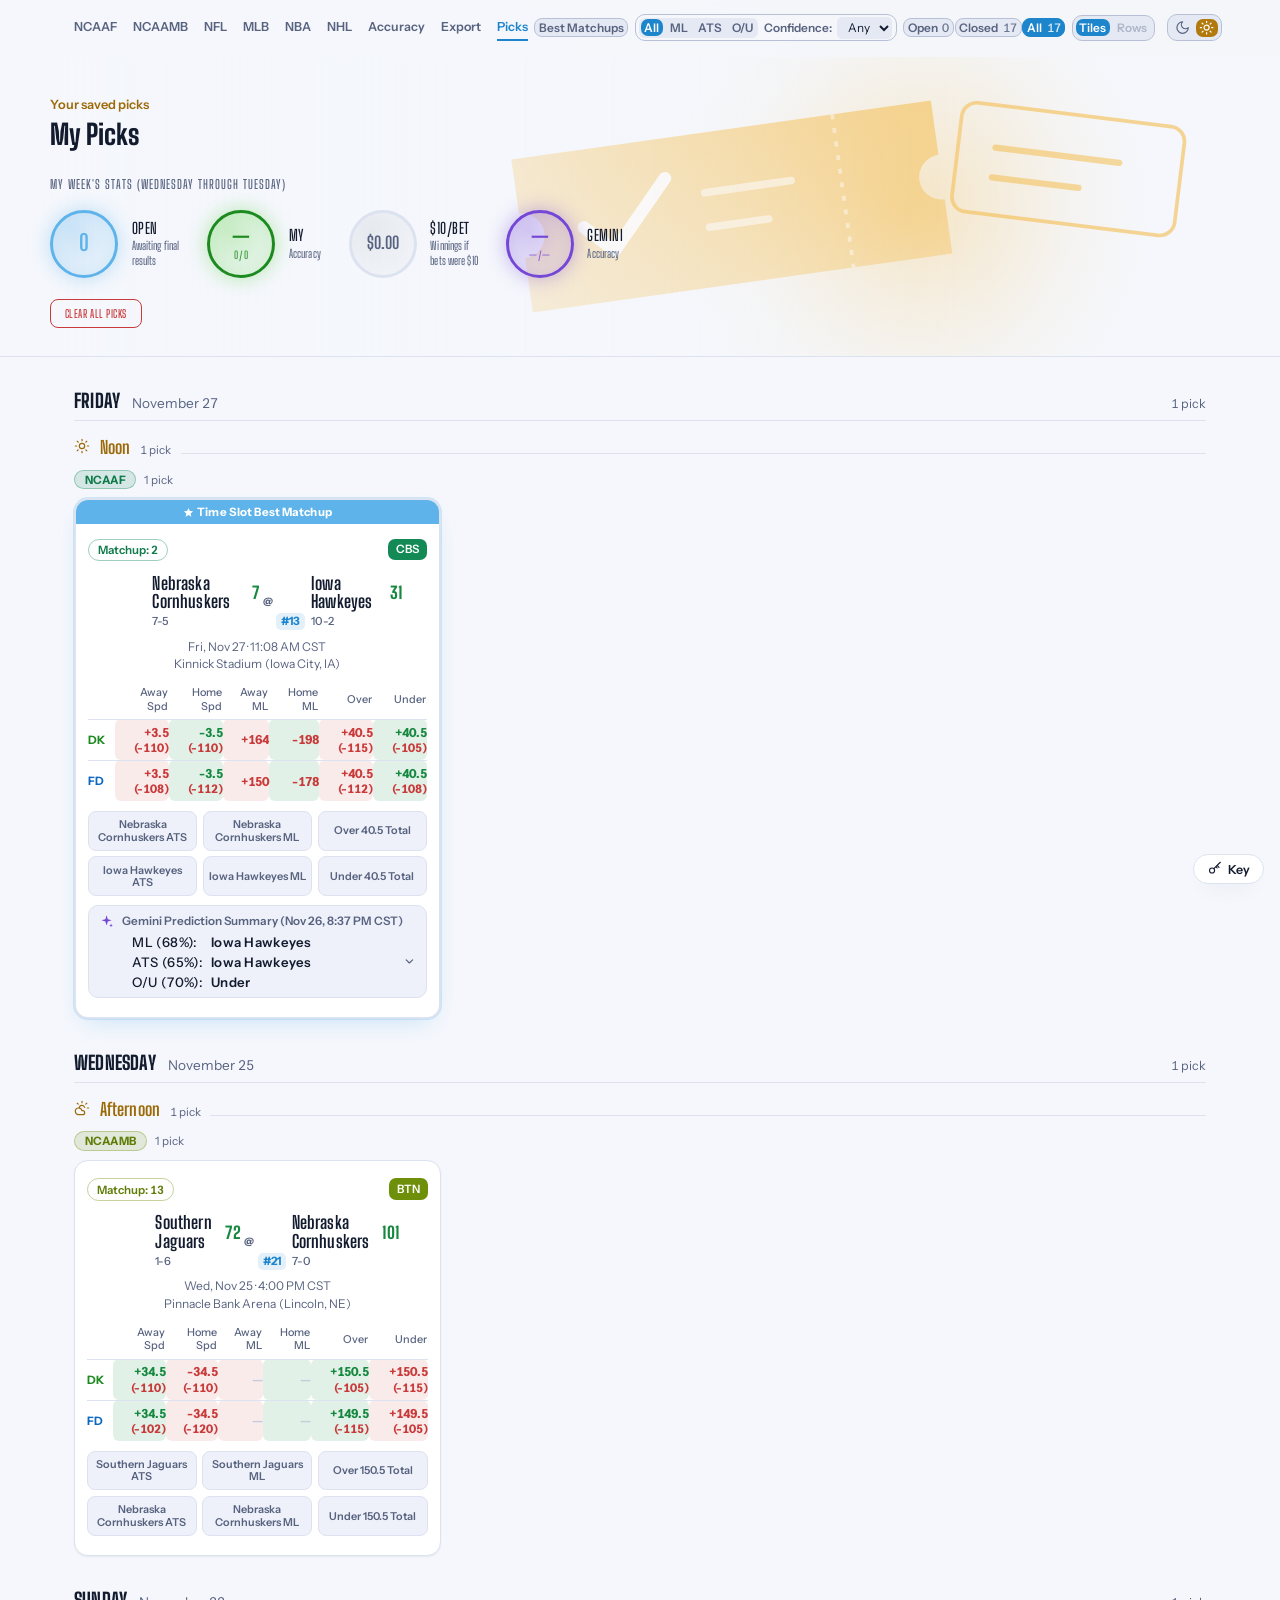
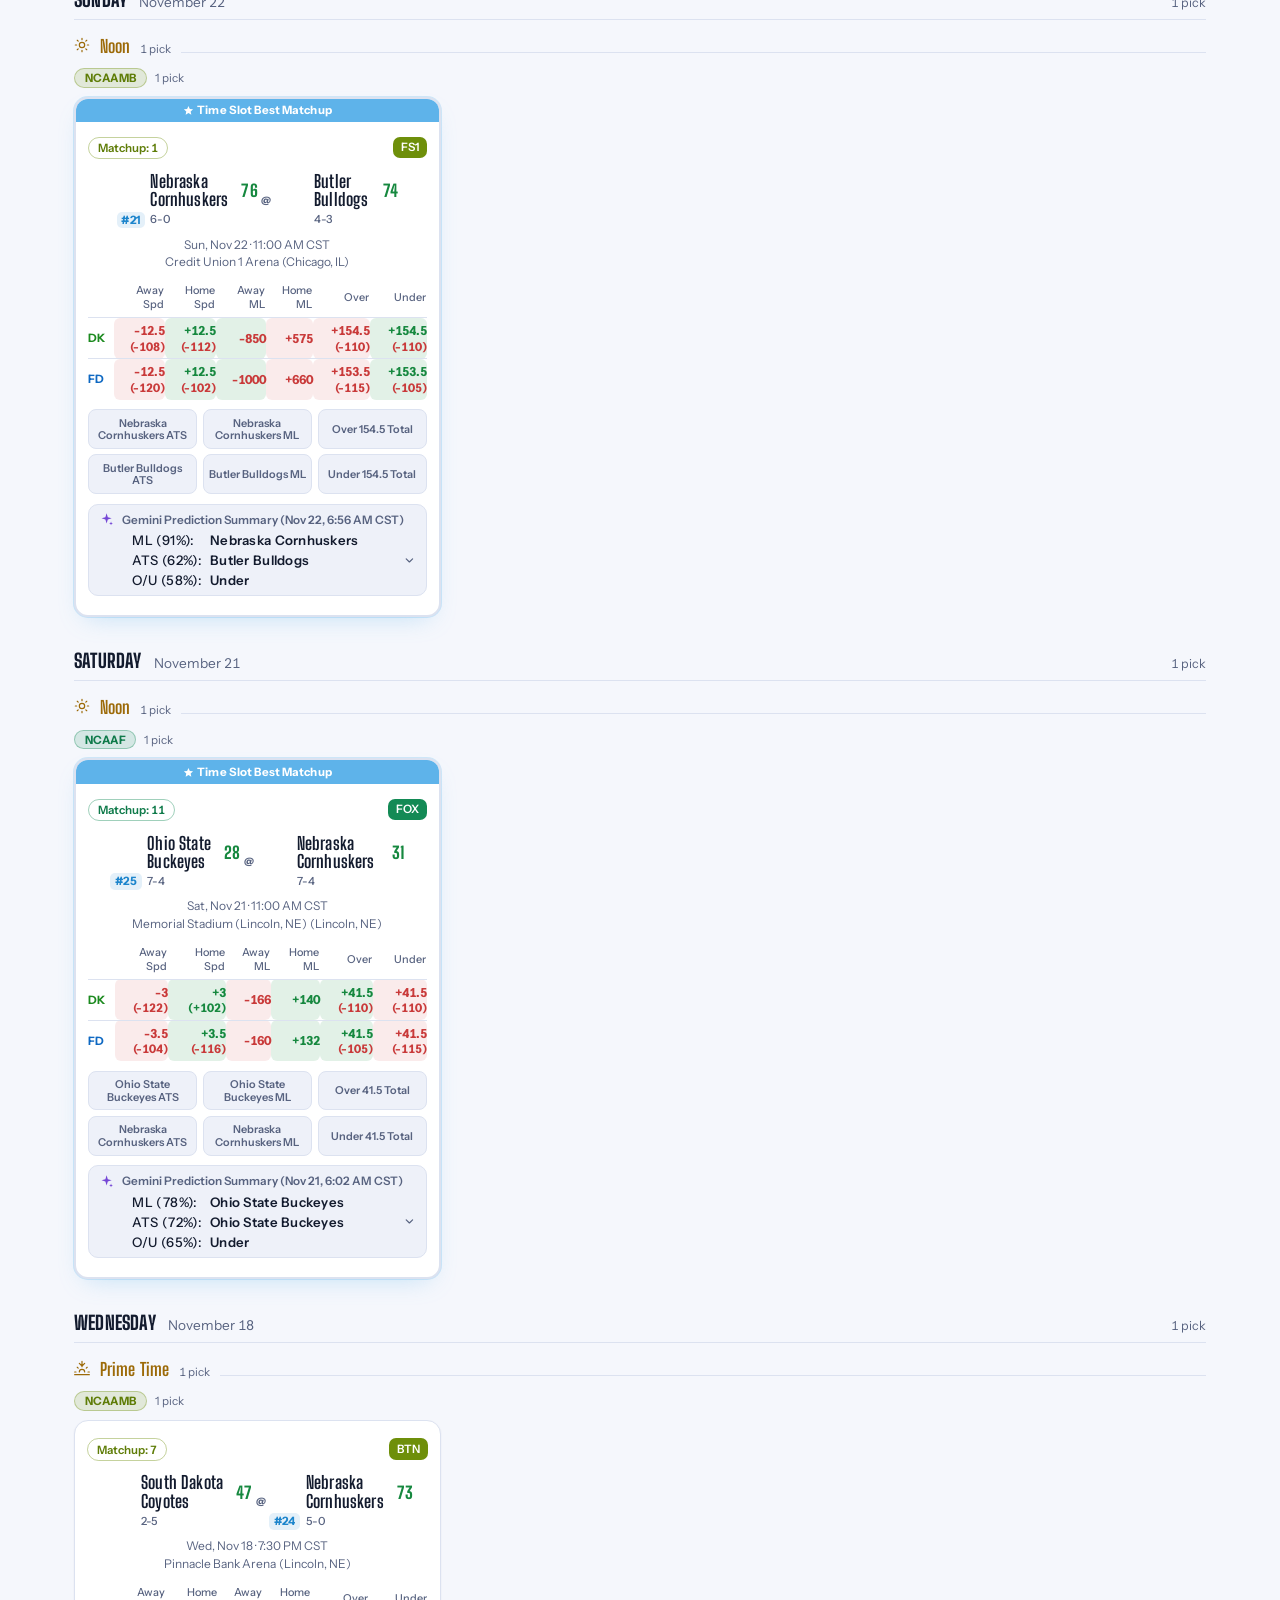
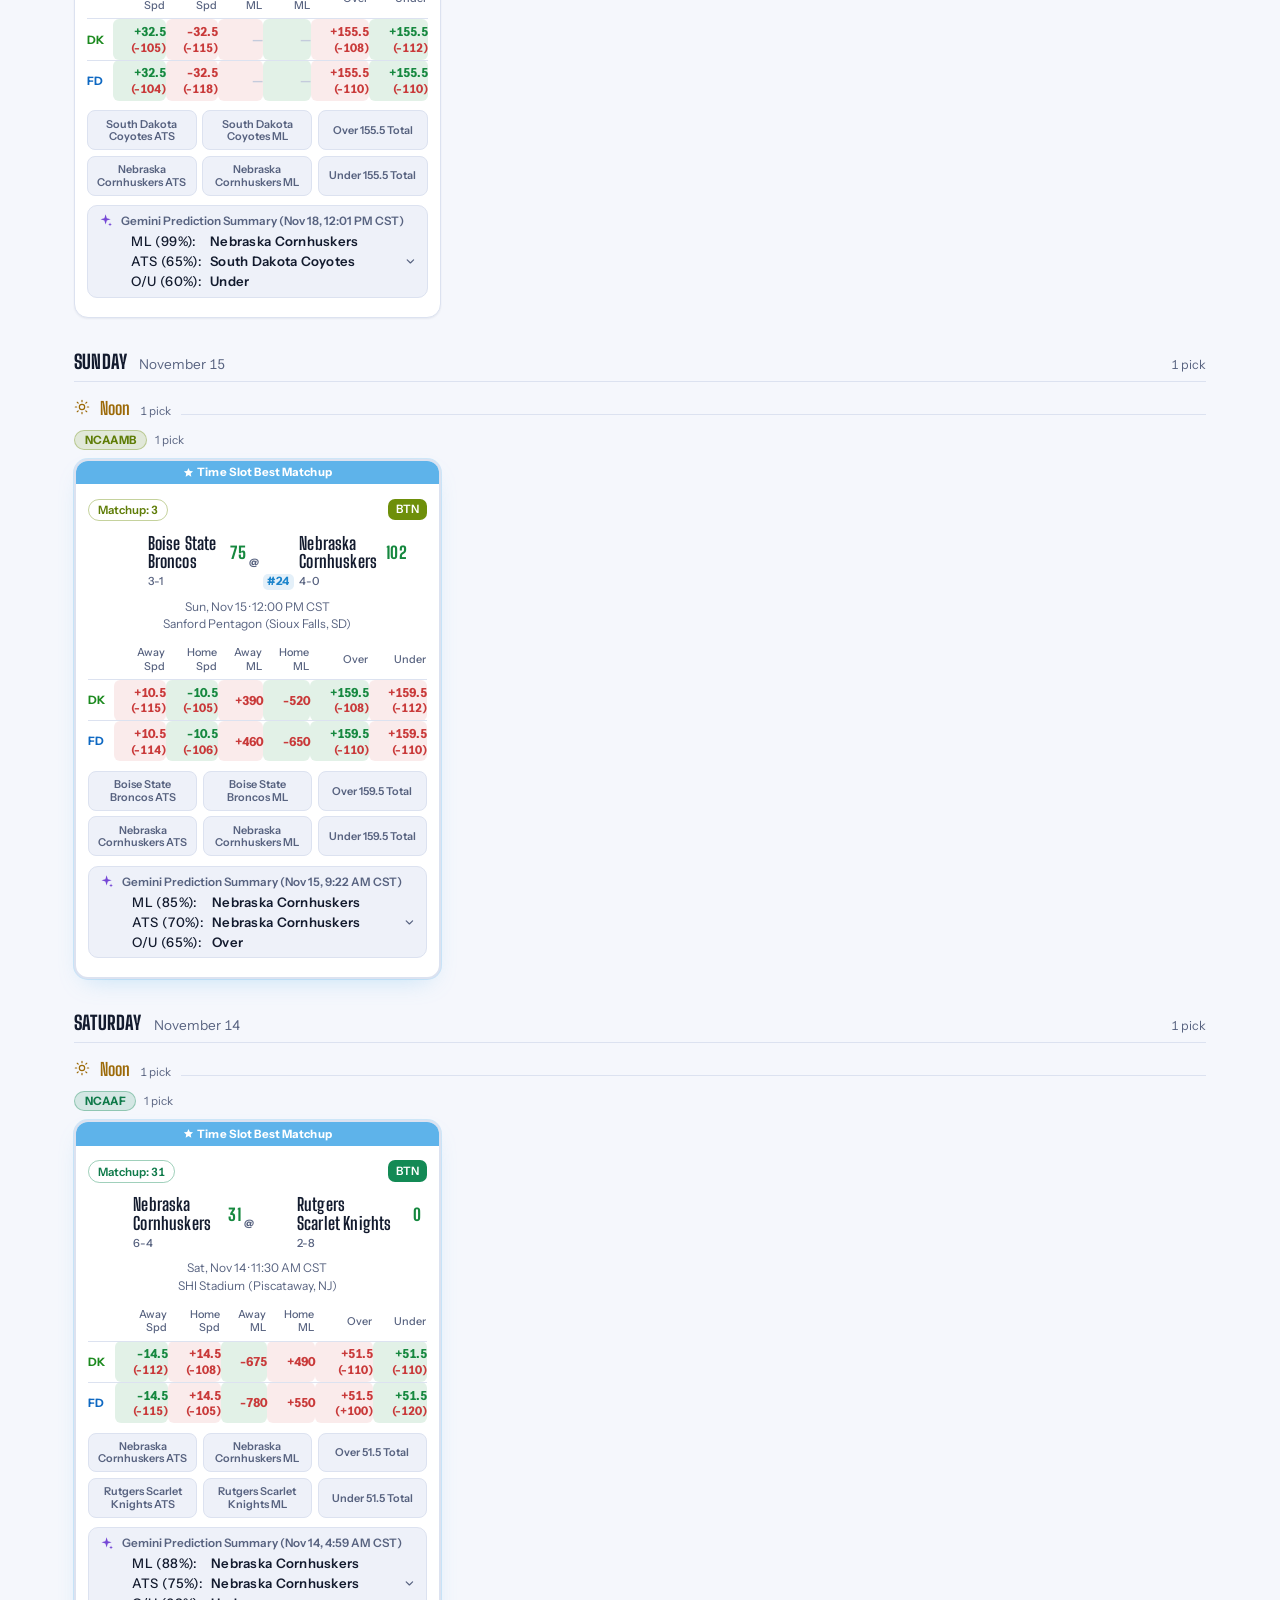
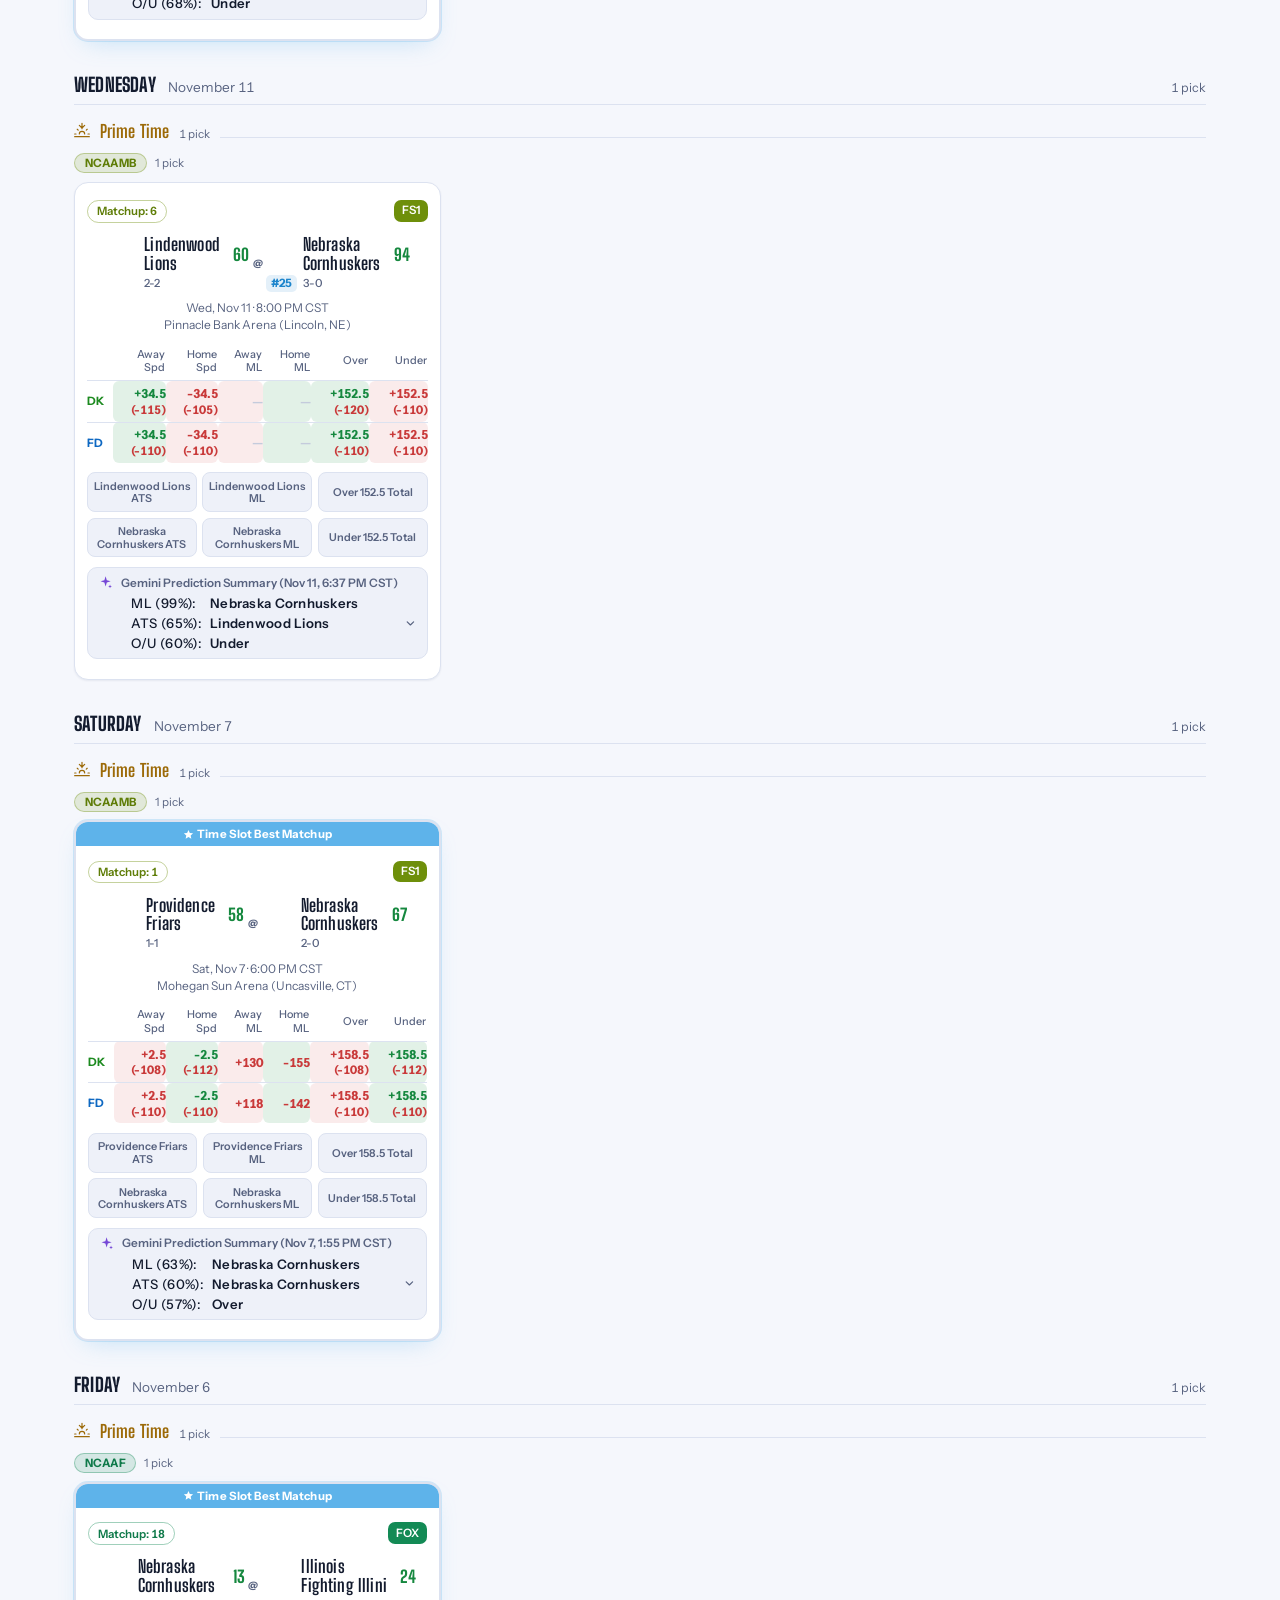
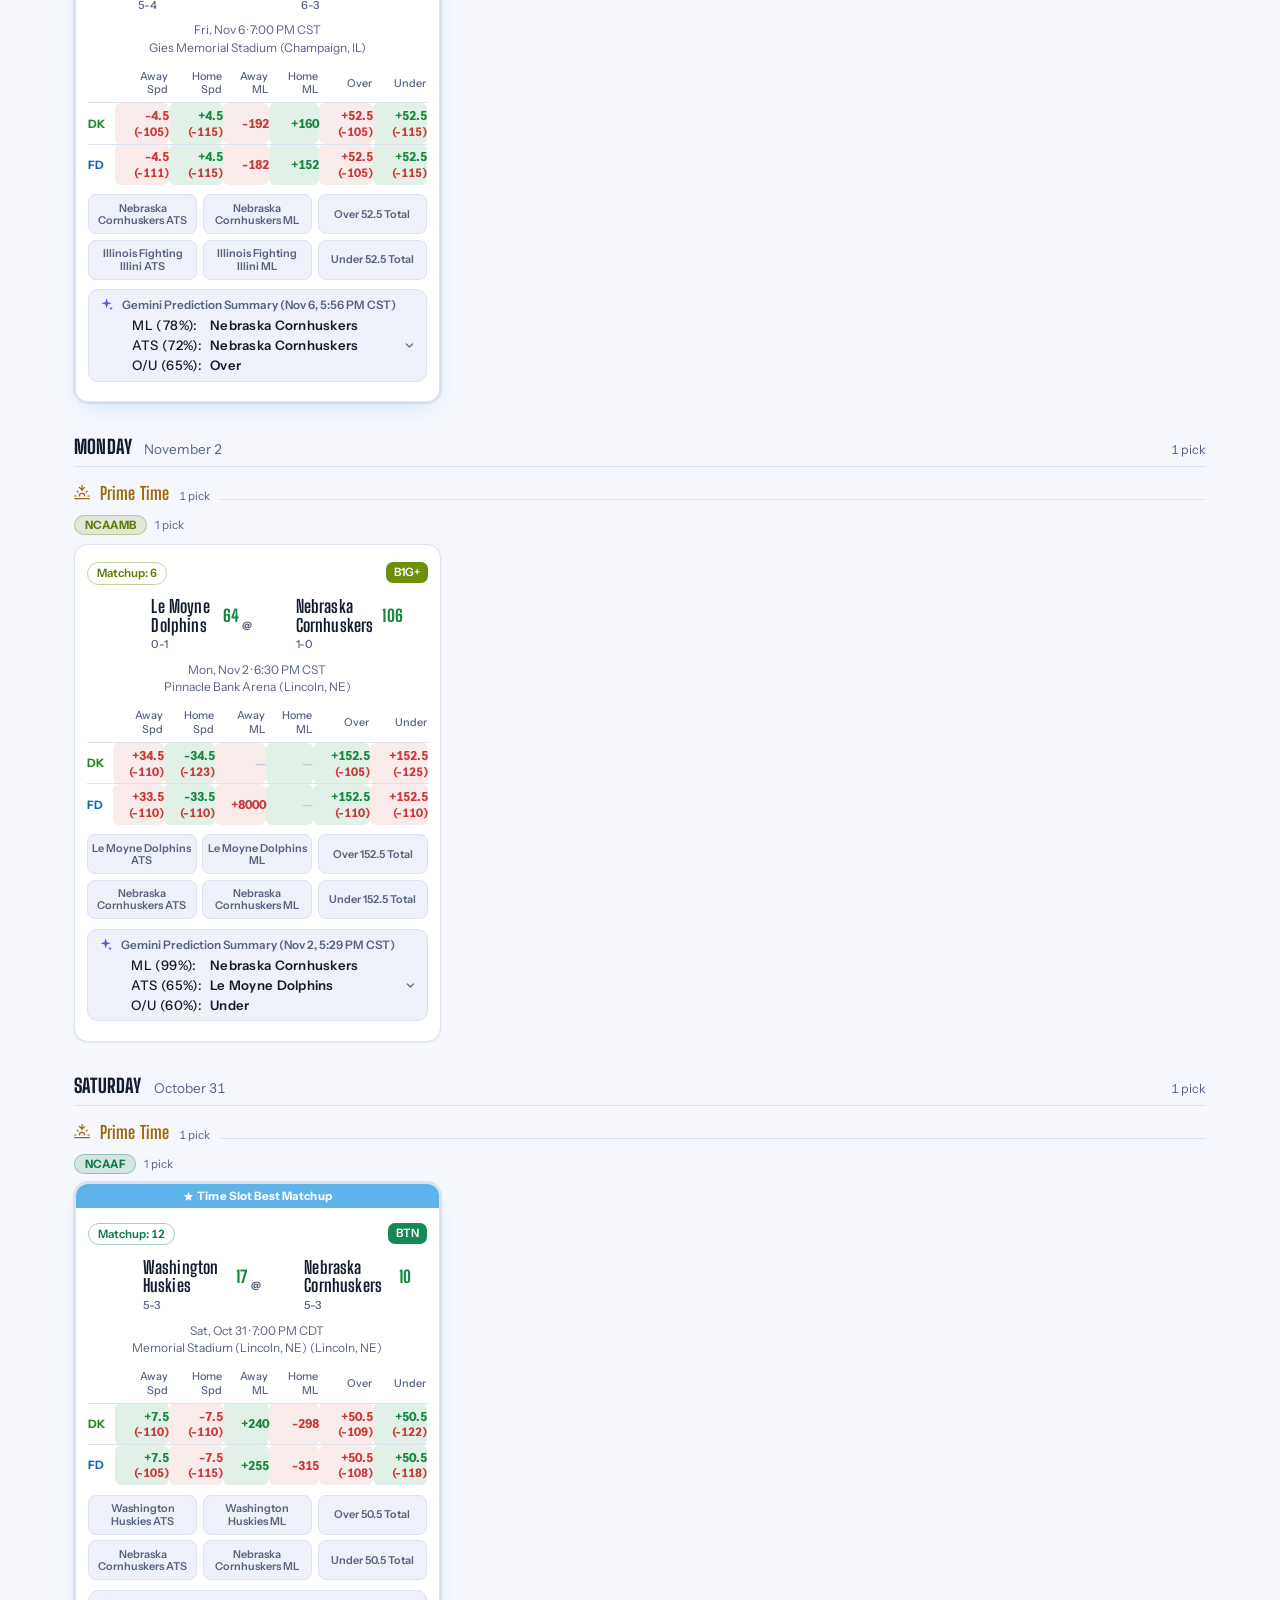
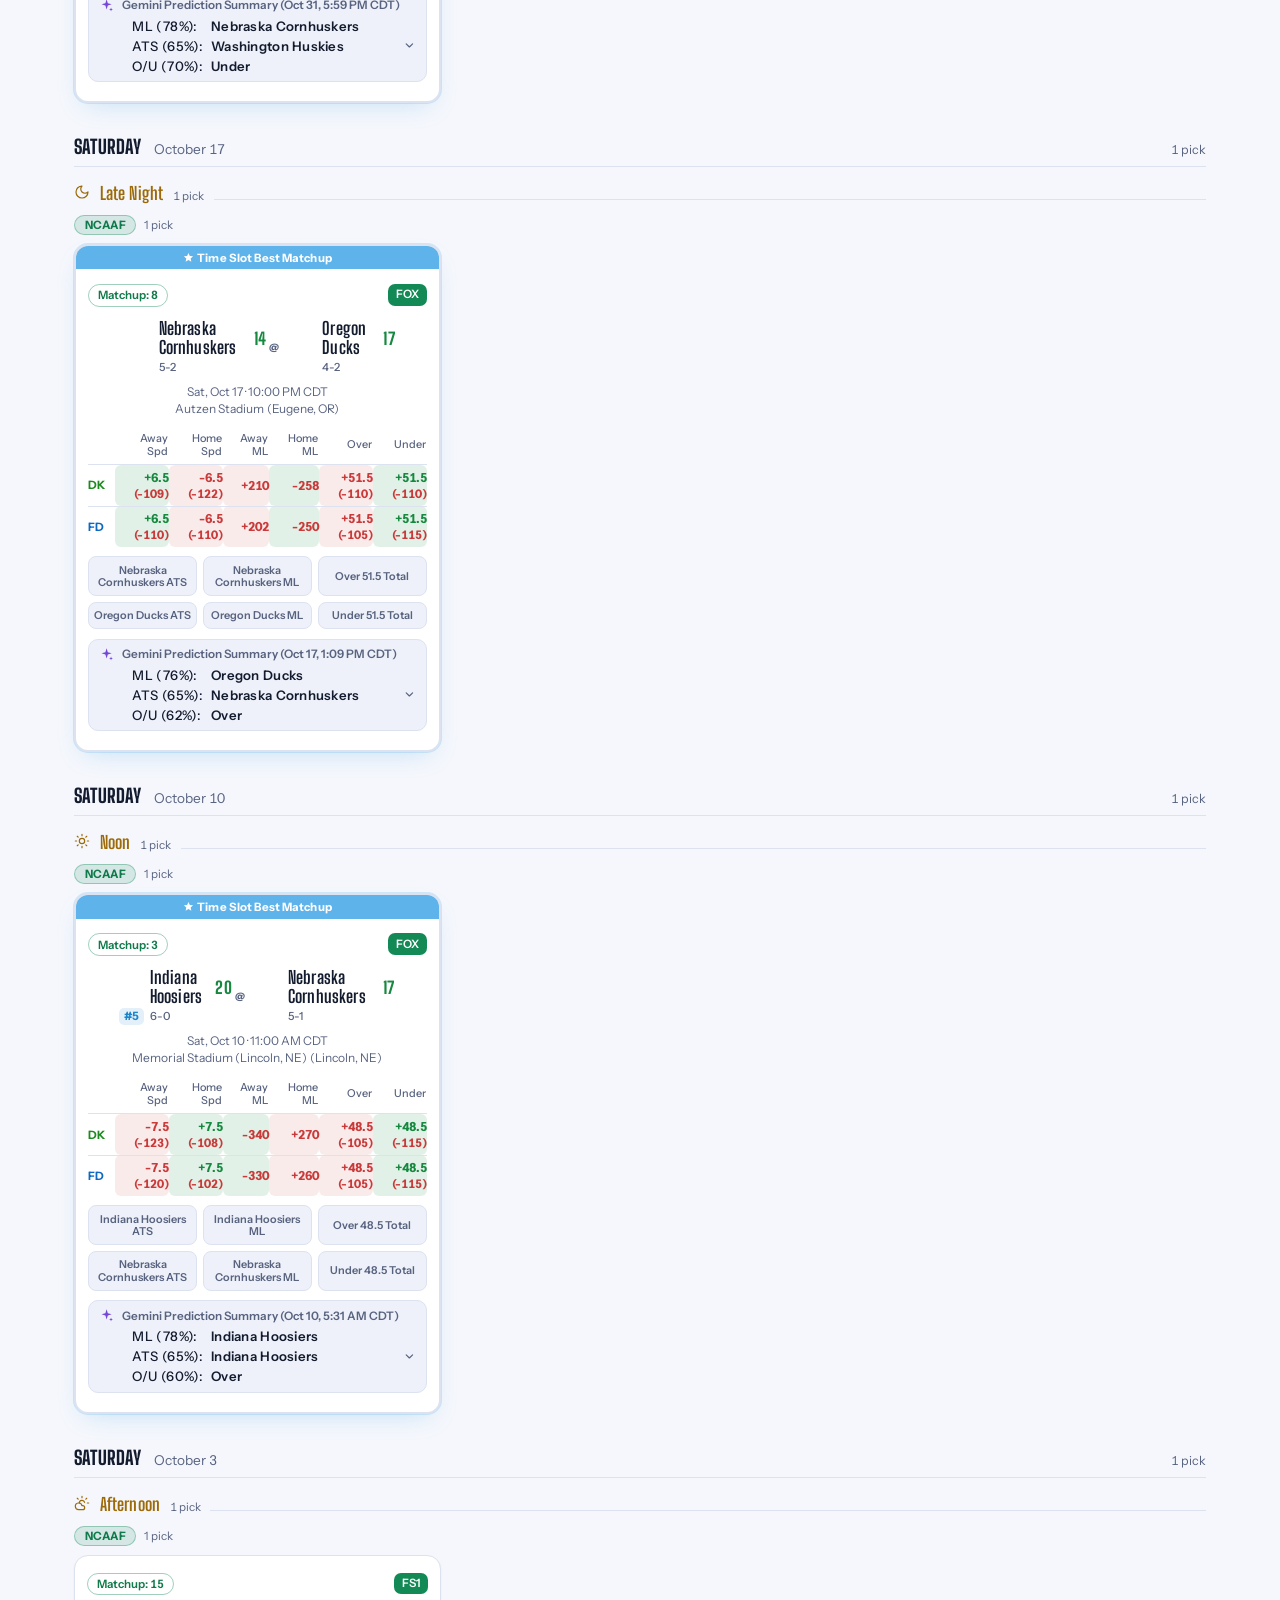
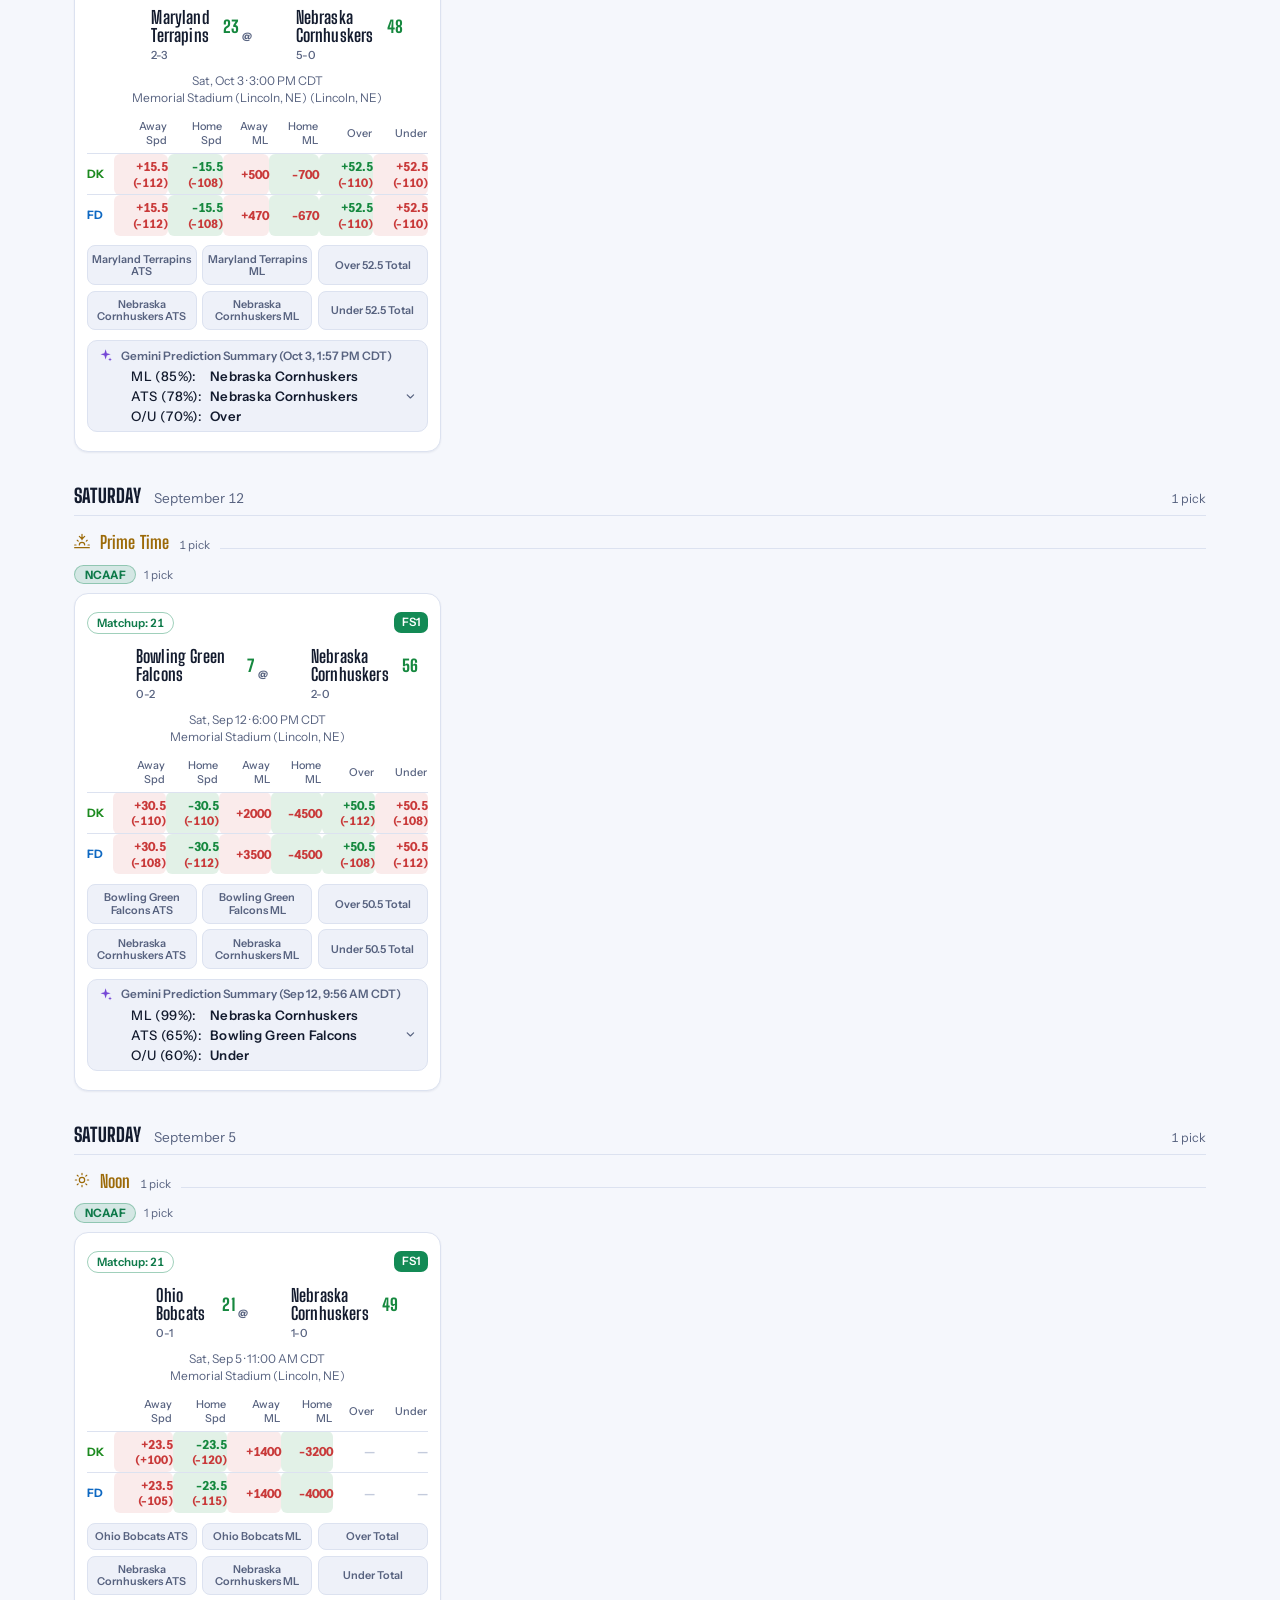
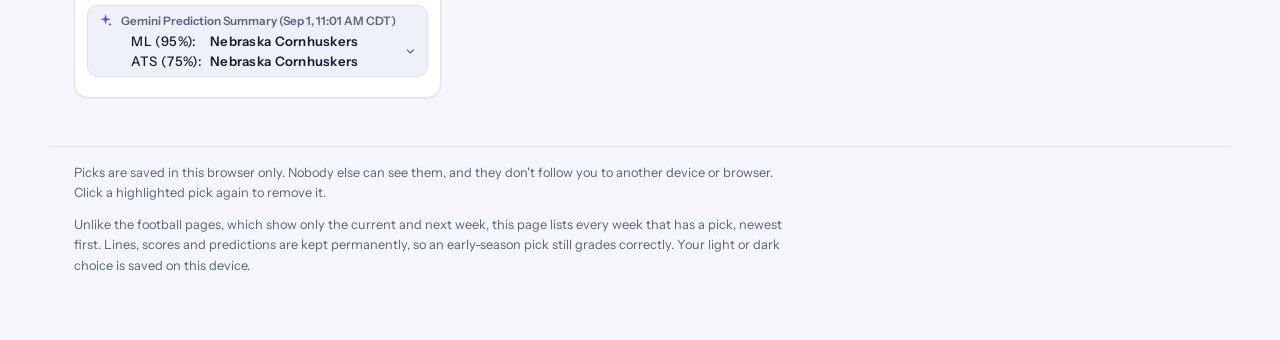
<file: picks.html>
<!DOCTYPE html>
<html lang="en">
<head>
<meta charset="UTF-8">
<meta name="viewport" content="width=device-width, initial-scale=1.0">
<title>Sports Dashboard - Picks</title>
<link rel="icon" type="image/svg+xml" href="assets/img/favicon-picks.svg">
<link rel="preload" href="assets/fonts/instrument-sans-latin-wght-normal.woff2" as="font" type="font/woff2" crossorigin>
<link rel="preload" href="assets/fonts/big-shoulders-display-latin-wght-normal.woff2" as="font" type="font/woff2" crossorigin>
<style>
  :root{
    --bg: #0a0d10;
    --bg-panel: #12161b;
    --line: #232a31;
    --chalk: #e8ecef;
    --dim: #8a95a1;
    --gold: #e0a63c;
    --dk-green: #53d337;
    --fd-blue: #1493ff;
    --loss-red: #e2584a;
    --pick-yellow: #ffd60a;
    --bg-panel2: #161b20;
    --bg-panel3: #14101c;
    --pill-bg: #000;
    --card-hover-border: #39424b;
    --empty-cell: #3d454d;
    --strong-text: #ffffff;
    --bg-top-glow: #131a1f;
    --grid-line-color: rgba(255,255,255,0.015);
    --nav-shadow: rgba(0,0,0,0.6);
    --gold-rgb: 224,166,60;
    --pick-yellow-rgb: 255,214,10;
    --purple: #a78bfa;
    --purple-rgb: 167,139,250;
    --purple-deep: #8b5cf6;
    --purple-deep-rgb: 139,92,246;
    --purple-soft: #c4b5fd;
    --toggle-bg: var(--bg-panel);
    --toggle-border: var(--line);
    --toggle-text: var(--dim);
    --on-solid: #000;
  }

  /* Light theme -- same variable names, redefined on body.light-theme so
     every rule below (already written in terms of var(--x)) flips for
     free. Turf (sport accent) is left unchanged on purpose. Yellow accents
     (--gold, --pick-yellow) become baby blue; --gold stays a touch richer
     than --pick-yellow so it reads clearly as plain text on white. The
     Gemini purple accent keeps its hue but goes a shade deeper so it still
     has enough contrast as text on a light background. */
  body.light-theme{
    --bg: #ffffff;
    --bg-panel: #f3f5f7;
    --bg-panel2: #e9edf1;
    --bg-panel3: #f1eefb;
    --line: #d7dde2;
    --chalk: #12161b;
    --dim: #5b6570;
    --gold: #1f9cd8;
    --gold-rgb: 31,156,216;
    --pick-yellow: #5ab4e1;
    --pick-yellow-rgb: 90,180,225;
    --dk-green: #1f8a0e;
    --fd-blue: #0e6fc7;
    --loss-red: #c0392b;
    --pill-bg: #eef1f3;
    --card-hover-border: #b9c2ca;
    --empty-cell: #c7ccd1;
    --strong-text: #12161b;
    --bg-top-glow: #eef4f8;
    --grid-line-color: rgba(10,20,30,0.025);
    --nav-shadow: rgba(20,30,40,0.12);
    --purple: #7c4dd6;
    --purple-rgb: 124,77,214;
    --purple-deep: #6d3fd6;
    --purple-deep-rgb: 109,63,214;
    --purple-soft: #6d3fd6;
    --toggle-bg: #dde2e6;
    --toggle-border: #aab1b8;
    --toggle-text: var(--dim);
    --on-solid: #fff;
  }

  .cfb-theme{ --turf: #2f8f5b; --turf-bright: #43c179; }
  .nfl-theme{ --turf: #2f5f8f; --turf-bright: #4394c1; }
  .mlb-theme{ --turf: #8f4a2f; --turf-bright: #c17a43; }
  .nba-theme{ --turf: #8f2f6a; --turf-bright: #c1439a; }
  .ncaamb-theme{ --turf: #2f6a8f; --turf-bright: #43a0c1; }
  .nhl-theme{ --turf: #1f7a8c; --turf-bright: #2fb8cf; }

  *{box-sizing:border-box;}
  html,body{margin:0;padding:0;}
  body{
    background:
      radial-gradient(ellipse at top, var(--bg-top-glow) 0%, var(--bg) 55%),
      repeating-linear-gradient(90deg, var(--grid-line-color) 0 1px, transparent 1px 64px);
    color:var(--chalk);
    font-family:var(--font-body);
    min-height:100vh;
    padding-bottom:4rem;
  }

  .nav-bar{
    position:sticky; top:0; z-index:100;
    background:var(--bg);
    border-bottom:1px solid transparent;
    transition:border-color .15s ease, box-shadow .15s ease;
  }
  .nav-bar.stuck{
    border-bottom-color:var(--line);
    box-shadow:0 8px 20px -12px var(--nav-shadow);
  }
  .site-nav{
    max-width:1180px; margin:0 auto; padding:0.9rem 1.5rem;
    display:flex; flex-wrap:wrap; gap:.5rem; align-items:center;
    position:relative;
  }
  .hamburger-btn{
    display:none; order:1;
    background:transparent; border:1px solid var(--line); border-radius:6px;
    color:var(--chalk); font-size:1.1rem; line-height:1;
    padding:0.32rem 0.55rem; cursor:pointer;
  }
  .nav-links{display:flex; gap:1.25rem; align-items:center; order:1;}
  .site-nav a{
    font-family:var(--font-display); font-weight:600; font-size:0.68rem;
    text-transform:uppercase; letter-spacing:0.04em;
    color:var(--dim); text-decoration:none;
    padding:0.3rem 0; border-bottom:2px solid transparent;
  }
  .site-nav a:hover{color:var(--chalk);}
  .site-nav a.active{color:var(--gold); border-bottom-color:var(--gold);}
  .status-pills{display:flex; gap:0.1rem; align-items:center; order:3;}
  .status-pill{
    display:flex; align-items:center; gap:0.3rem;
    font-family:var(--font-display); font-weight:600; font-size:0.68rem;
    text-transform:uppercase; letter-spacing:0.03em;
    color:var(--toggle-text); background:var(--toggle-bg); border:1px solid var(--toggle-border); border-radius:6px;
    padding:0.1rem 0.22rem; cursor:pointer; transition:all 0.12s ease;
  }
  .status-pill:hover{color:var(--chalk);}
  .status-pill.active{background:var(--gold); color:var(--on-solid); border-color:var(--gold);}
  .pill-count{font-family:var(--font-body); font-weight:500; opacity:0.85;}
  .view-toggle{
    display:flex; gap:0.25rem; background:var(--toggle-bg);
    border:1px solid var(--toggle-border); border-radius:8px; padding:0.2rem;
    order:4; margin-left:auto;
  }
  .view-toggle .view-btn{
    font-family:var(--font-display); font-weight:600; font-size:0.68rem;
    text-transform:uppercase; letter-spacing:0.04em;
    color:var(--toggle-text); background:transparent; border:none; border-radius:6px;
    padding:0.1rem 0.22rem; cursor:pointer; transition:all 0.12s ease;
  }
  .view-toggle .view-btn:hover{color:var(--chalk);}
  .view-toggle .view-btn.active{background:var(--gold); color:var(--on-solid);}
  .theme-toggle{
    display:flex; gap:0.15rem; background:var(--toggle-bg);
    border:1px solid var(--toggle-border); border-radius:8px; padding:0.2rem;
    order:5; margin-left:0.35rem;
  }
  .theme-toggle .theme-btn{
    font-family:var(--font-display); font-weight:600; font-size:0.68rem;
    display:flex; align-items:center; justify-content:center;
    background:transparent; border:none; border-radius:6px;
    padding:0.1rem 0.22rem; cursor:pointer; transition:all 0.12s ease;
  }
  .theme-toggle .theme-btn[data-theme="dark"]{color:#9aa4ad;}
  .theme-toggle .theme-btn[data-theme="light"]{color:#f5a524;}
  .theme-toggle .theme-btn.active{background:var(--turf,var(--gold));}

  /* Filter options -- Best Slot Matchups + ML/ATS/All Confidence -- live
     inline in the nav bar itself, same as index.html/nfl.html/mlb.html;
     order:2 puts them between the menu links and the status pills on
     desktop, the mobile media query below drops them to their own
     second line. On Picks these filter by which market YOUR OWN PICK was
     made on (not Gemini's prediction) -- see pickPassesMarketFilter() in
     picks-store.js. */
  .filter-bar-inner{
    display:flex; flex-wrap:wrap; gap:0.6rem; align-items:center;
    justify-content:center;
    flex:1 1 auto; order:2;
  }
  .filter-pill{
    font-family:var(--font-display); font-weight:600; font-size:0.68rem;
    text-transform:uppercase; letter-spacing:0.04em;
    color:var(--toggle-text); background:var(--toggle-bg); border:1px solid var(--toggle-border); border-radius:6px;
    padding:0.1rem 0.22rem; cursor:pointer; transition:all 0.12s ease;
  }
  .filter-pill:hover{color:var(--chalk);}
  .filter-pill.active{background:var(--gold); color:var(--on-solid); border-color:var(--gold);}

  .filter-conf-group{
    display:flex; align-items:center; gap:0.5rem;
    border:1px solid var(--toggle-border); border-radius:8px;
    padding:0.1rem 0.22rem;
  }
  .conf-type-toggle{
    display:flex; gap:0.2rem; background:var(--toggle-bg); border-radius:6px; padding:0.1rem;
  }
  .conf-type-btn{
    font-family:var(--font-display); font-weight:600; font-size:0.68rem;
    text-transform:uppercase; letter-spacing:0.03em;
    color:var(--toggle-text); background:transparent; border:none; border-radius:5px;
    padding:0.1rem 0.22rem; cursor:pointer; transition:all 0.12s ease;
  }
  .conf-type-btn:hover{color:var(--chalk);}
  .conf-type-btn.active{background:var(--gold); color:var(--on-solid);}
  .filter-conf{display:flex; align-items:center; gap:0.35rem;}
  .filter-conf label{
    font-family:var(--font-display); font-weight:600; font-size:0.68rem;
    text-transform:uppercase; letter-spacing:0.03em; color:var(--toggle-text);
  }
  .filter-conf select{
    background:var(--toggle-bg); color:var(--chalk); border:none;
    border-radius:5px; padding:0.18rem 0.4rem; font-family:var(--font-body);
    font-size:0.68rem; cursor:pointer;
  }

  /* Below this width the links + pills + toggle can't fit on one line --
     hamburger replaces the inline nav links (which become a dropdown). */
  @media (max-width: 760px){
    .hamburger-btn{display:flex; align-items:center; justify-content:center;}
    .nav-links{
      display:none; position:absolute; top:100%; left:0; right:0;
      flex-direction:column; align-items:flex-start; gap:0.6rem;
      background:var(--bg-panel); border:1px solid var(--line); border-top:none;
      padding:0.85rem 1.5rem; z-index:150;
    }
    .nav-links.open{display:flex;}
    .status-pills{order:2;}
    .view-toggle{order:3; margin-left:0;}
    .theme-toggle{order:4; margin-left:0.3rem;}
    .filter-bar-inner{order:5; flex:1 1 100%; justify-content:flex-start;}
  }

  /* Line 1 (hamburger / Open-Closed-All / Tiles-Rows / theme toggle) must
     never wrap onto two lines -- shrink its own text/padding instead as
     the screen narrows, rather than letting the theme toggle spill onto
     its own row. */
  @media (max-width: 480px){
    .site-nav{padding-left:1rem; padding-right:1rem; gap:.35rem;}
    .hamburger-btn{padding:0.24rem 0.4rem; font-size:1rem;}
    .status-pill{font-size:0.76rem; padding:0.1rem 0.2rem; gap:0.2rem;}
    .view-toggle{padding:0.17rem; gap:0.17rem;}
    .view-toggle .view-btn{font-size:0.76rem; padding:0.1rem 0.22rem;}
    .theme-toggle{padding:0.17rem; margin-left:0.22rem;}
    .theme-toggle .theme-btn{width:1.28rem; height:1.28rem; font-size:0.7rem;}
    .filter-pill{font-size:0.76rem; padding:0.1rem 0.2rem;}
    .conf-type-btn{font-size:0.76rem; padding:0.1rem 0.2rem;}
    .filter-conf label{font-size:0.76rem;}
    .filter-conf select{font-size:0.76rem; padding:0.16rem 0.34rem;}
  }
  @media (max-width: 380px){
    .site-nav{gap:.25rem;}
    .status-pill{font-size:0.7rem; padding:0.08rem 0.17rem;}
    .view-toggle .view-btn{font-size:0.7rem; padding:0.08rem 0.18rem;}
    .theme-toggle .theme-btn{width:1.12rem; height:1.12rem; font-size:0.62rem;}
    .filter-pill{font-size:0.7rem; padding:0.08rem 0.17rem;}
    .conf-type-btn{font-size:0.7rem; padding:0.08rem 0.17rem;}
    .filter-conf label{font-size:0.7rem;}
    .filter-conf select{font-size:0.7rem; padding:0.13rem 0.28rem;}
  }

  .week-block{margin-top:1.75rem;}
  .week-block:first-child{margin-top:1rem;}
  .week-heading{
    display:flex; align-items:baseline; gap:0.75rem;
    padding-bottom:0.4rem; margin-bottom:0.25rem;
    border-bottom:1px dashed var(--line);
  }
  .week-heading .week-name{
    font-family:var(--font-display); font-weight:700; font-size:1rem;
    text-transform:uppercase; letter-spacing:0.05em; color:var(--gold);
  }

  /* Rows view: same card markup, laid out as a column-aligned table instead of
     tiles. Every row is a CSS grid using the same fixed column tracks (Rank /
     TV / Team / Odds / Buttons), so all rows line up with each other going
     down the page no matter which day or time slot they're in. The row list
     is inset from the page edges rather than running edge-to-edge. */
  body.row-view .site-nav,
  body.row-view .hero-inner,
  body.row-view footer,
  body.row-view .status{
    max-width:1760px;
  }
  body.row-view main{
    max-width:1480px;
    padding:0 3.25rem;
  }
  body.row-view .grid{
    display:flex; flex-direction:column; gap:0.85rem;
    margin:0 1.75rem;
  }
  body.row-view .card{
    display:grid;
    grid-template-columns:auto auto minmax(180px,1fr) 300px 205px;
    grid-template-rows:auto auto;
    align-items:center;
    column-gap:0.15rem;
    padding:0.35rem 0.7rem;
    position:relative;
  }
  body.row-view .card.slot-banner{padding-top:1rem;}
  body.row-view .pick-banner{
    position:absolute; top:-0.35rem; left:0.9rem;
    width:188px;
    display:flex; flex-direction:column; align-items:center; justify-content:center;
    gap:0.05rem; line-height:1.15; text-align:center;
    border-radius:6px; padding:0.3rem 0.4rem; margin:0; white-space:normal;
    font-size:0.58rem; z-index:2;
  }
  body.row-view .card-top{display:contents;}
  body.row-view .card-top .score-badge{
    grid-column:1; grid-row:1 / 3; justify-self:start; align-self:center;
    margin-right:0.45rem;
  }
  body.row-view .card-top .channel-pill{
    grid-column:2; grid-row:1 / 3; justify-self:start; align-self:center;
    margin-right:0.4rem;
  }
  body.row-view .matchup{
    grid-column:3; grid-row:1;
    margin:0; overflow-x:visible; white-space:normal; flex-wrap:wrap;
  }
  body.row-view .subline{
    grid-column:3; grid-row:2;
    margin:0; flex-direction:row; gap:0.6rem;
  }
  body.row-view table.odds,
  body.row-view .no-odds{
    grid-column:4; grid-row:1 / 3;
    width:100%;
  }
  body.row-view table.odds{table-layout:fixed; font-size:0.7rem;}
  body.row-view table.odds th{font-size:0.6rem; padding-bottom:0.2rem; line-height:1.15;}
  body.row-view table.odds td{padding:0.18rem 0;}
  body.row-view .book{font-size:0.64rem;}
  body.row-view table.odds th:first-child,
  body.row-view table.odds td:first-child{width:20px;}
  body.row-view .no-odds{font-size:0.68rem;}
  body.row-view .pick-toolbar{
    grid-column:5; grid-row:1 / 3;
    margin:0; width:100%; align-self:start;
    display:flex; flex-direction:column; height:100%;
  }
  body.row-view .pick-toolbar-payout{
    display:flex; flex-direction:column; justify-content:center; gap:0.05rem;
    min-height:1.65rem; padding:0 0.1rem;
  }
  body.row-view .pick-toolbar-payout .payout-summary{
    margin-top:0; font-size:0.58rem; text-align:left; white-space:nowrap;
    overflow:hidden; text-overflow:ellipsis;
  }
  body.row-view .pick-buttons{
    display:grid; grid-template-columns:repeat(3,1fr); gap:0.22rem;
    margin-top:0; flex:1;
  }
  body.row-view .pick-btn{min-width:0; font-size:0.62rem; padding:0.32rem 0.2rem; overflow-wrap:break-word;}
  /* Below this width there isn't enough room for a true single-line row even
     with the wider container, so let each row scroll horizontally instead
     of wrapping onto a second line. */
  @media (max-width: 1400px){
    body.row-view .grid{overflow-x:visible;}
    body.row-view .card{overflow-x:auto; scrollbar-width:none; -ms-overflow-style:none;}
    body.row-view .card::-webkit-scrollbar{display:none;}
  }
  @media (max-width: 900px){
    body.row-view main{padding:0 1.5rem;}
    body.row-view .grid{margin:0;}
    body.row-view .card{
      display:flex; flex-direction:column; align-items:stretch; overflow-x:visible;
    }
    body.row-view .card-top{display:flex; justify-content:space-between; align-items:center; flex-wrap:wrap; width:auto;}
    body.row-view .card-top .score-badge,
    body.row-view .card-top .channel-pill{grid-column:auto; grid-row:auto;}
    body.row-view .matchup,
    body.row-view .subline,
    body.row-view table.odds,
    body.row-view .no-odds,
    body.row-view .pick-toolbar{width:auto; grid-column:auto; grid-row:auto;}
  }

  .hero{
    padding:2.5rem 1.5rem 1.75rem;
    border-bottom:1px solid var(--line);
    position:relative;
    overflow:hidden;
  }
  .hero::before{
    content:"";
    position:absolute; inset:0;
    background:linear-gradient(120deg, rgba(var(--pick-yellow-rgb),0.14), transparent 55%);
    pointer-events:none;
  }
  .hero-inner{max-width:1180px;margin:0 auto;position:relative;}
  .eyebrow{
    font-family:var(--font-display);
    text-transform:uppercase;
    letter-spacing:0.22em;
    font-size:0.72rem;
    color:var(--pick-yellow);
    font-weight:600;
  }
  h1{
    font-family:var(--font-display);
    font-weight:700;
    font-size:clamp(0.68rem, 1.7vw, 1.05rem);
    margin:0.35rem 0 0.5rem;
    letter-spacing:-0.01em;
  }
  /* Desktop keeps the clamp() above; mobile gets its own fixed size
     (roughly double what the clamp's mobile-width minimum resolves to)
     since the clamp's vw-based scaling stays pinned at its floor on
     narrow screens. */
  @media (max-width: 760px){
    h1{font-size:1.36rem;}
  }
  .meta-row{
    display:flex; flex-wrap:wrap; gap:1.25rem;
    color:var(--dim); font-size:0.82rem; margin-top:0.5rem;
  }
  .meta-row b{color:var(--chalk); font-weight:600;}

  .stat-badges-title{
    font-family:var(--font-display); font-weight:600; font-size:0.78rem;
    text-transform:uppercase; letter-spacing:0.08em; color:var(--dim);
    margin-top:1.6rem;
  }

  .stat-badges{
    display:flex; flex-wrap:wrap; gap:1.75rem;
    margin-top:1.1rem; align-items:center;
  }
  .stat-badge{ display:flex; align-items:center; gap:0.85rem; }
  .stat-circle{
    width:68px; height:68px; border-radius:50%; flex:none;
    display:flex; flex-direction:column; align-items:center; justify-content:center;
    font-family:var(--font-display);
  }
  .stat-circle .num{ font-size:1.4rem; font-weight:700; line-height:1; }
  .stat-circle .sub{
    font-size:0.55rem; font-weight:600; letter-spacing:0.06em;
    text-transform:uppercase; opacity:0.85; margin-top:1px;
  }
  .stat-active-circle{
    color:var(--pick-yellow);
    border:3px solid var(--pick-yellow);
    background:radial-gradient(circle at 32% 28%, rgba(var(--pick-yellow-rgb),0.28), rgba(var(--pick-yellow-rgb),0.04));
    box-shadow:0 0 20px rgba(var(--pick-yellow-rgb),0.4), inset 0 0 14px rgba(var(--pick-yellow-rgb),0.18);
  }
  .stat-inactive-circle{
    color:var(--dk-green);
    border:3px solid var(--dk-green);
    background:radial-gradient(circle at 32% 28%, rgba(83,211,55,0.28), rgba(83,211,55,0.04));
    box-shadow:0 0 20px rgba(83,211,55,0.4), inset 0 0 14px rgba(83,211,55,0.18);
  }

  /* Clear-all-picks -- sits under the 4 stat circles, above the picks
     list itself. Deletes every pick_* cookie, so it's gated behind a
     confirm modal (see #clearPicksModal below) rather than firing on a
     single click. */
  .clear-picks-row{ margin-top:1.35rem; }
  .clear-picks-btn{
    font-family:var(--font-display); font-weight:600; font-size:0.7rem;
    text-transform:uppercase; letter-spacing:0.05em;
    color:var(--loss-red); background:transparent;
    border:1px solid var(--loss-red); border-radius:8px;
    padding:0.45rem 0.85rem; cursor:pointer; transition:all 0.12s ease;
  }
  .clear-picks-btn:hover{ background:rgba(226,88,74,0.12); }
  .clear-picks-btn:disabled{ opacity:0.45; cursor:default; background:transparent; }

  #clearPicksOverlay{
    display:none; position:fixed; inset:0; z-index:600;
    background:rgba(4,6,8,0.72);
    align-items:center; justify-content:center; padding:1.25rem;
  }
  #clearPicksOverlay.open{ display:flex; }
  #clearPicksModal{
    width:100%; max-width:26rem;
    background:var(--bg-panel); border:1px solid var(--loss-red); border-radius:12px;
    padding:1.5rem 1.5rem 1.25rem;
    font-family:var(--font-body); color:var(--chalk);
  }
  #clearPicksModal h2{
    font-family:var(--font-display); font-weight:700; font-size:1.05rem;
    margin:0 0 0.75rem; text-transform:uppercase; letter-spacing:0.03em;
    color:var(--loss-red);
  }
  #clearPicksModal p{ font-size:0.85rem; line-height:1.55; color:var(--dim); margin:0 0 1.25rem; }
  #clearPicksModal p b{ color:var(--chalk); }
  .clear-picks-actions{ display:flex; gap:0.6rem; justify-content:flex-end; }
  .clear-picks-cancel, .clear-picks-confirm{
    font-family:var(--font-display); font-weight:600; font-size:0.72rem;
    text-transform:uppercase; letter-spacing:0.04em;
    border-radius:8px; padding:0.4rem 0.85rem; cursor:pointer;
  }
  .clear-picks-cancel{
    background:transparent; border:1px solid var(--toggle-border); color:var(--dim);
  }
  .clear-picks-cancel:hover{ color:var(--chalk); border-color:var(--chalk); }
  .clear-picks-confirm{
    background:var(--loss-red); border:1px solid var(--loss-red); color:#fff;
  }
  .clear-picks-confirm:hover{ filter:brightness(1.1); }
  .stat-inactive-circle .sub{ font-size:0.66rem; }
  .stat-money-circle{
    color:var(--dim);
    border:3px solid var(--line);
    background:radial-gradient(circle at 32% 28%, rgba(138,149,161,0.14), rgba(138,149,161,0.02));
  }
  .stat-money-circle.positive{
    color:var(--dk-green);
    border-color:var(--dk-green);
    background:radial-gradient(circle at 32% 28%, rgba(83,211,55,0.28), rgba(83,211,55,0.04));
    box-shadow:0 0 20px rgba(83,211,55,0.4), inset 0 0 14px rgba(83,211,55,0.18);
  }
  .stat-money-circle.negative{
    color:var(--loss-red);
    border-color:var(--loss-red);
    background:radial-gradient(circle at 32% 28%, rgba(226,88,74,0.28), rgba(226,88,74,0.04));
    box-shadow:0 0 20px rgba(226,88,74,0.4), inset 0 0 14px rgba(226,88,74,0.18);
  }
  .stat-money-circle .num{ font-size:1.05rem; }
  .stat-gemini-circle{
    color:var(--purple);
    border:3px solid var(--purple);
    background:radial-gradient(circle at 32% 28%, rgba(var(--purple-rgb),0.28), rgba(var(--purple-rgb),0.04));
    box-shadow:0 0 20px rgba(var(--purple-rgb),0.4), inset 0 0 14px rgba(var(--purple-rgb),0.18);
  }
  .stat-gemini-circle .sub{ font-size:0.66rem; }
  .stat-title{
    font-family:var(--font-display); font-weight:600;
    font-size:0.95rem; color:var(--chalk); text-transform:uppercase;
    letter-spacing:0.03em;
  }
  .stat-title span{ display:block; font-size:0.72rem; color:var(--dim); font-weight:500; margin-top:0.15rem; letter-spacing:0.01em; text-transform:none; line-height:1.25; }

  main{max-width:1180px;margin:0 auto; padding:0 1.5rem;}

  .sport-subgroup{margin-bottom:1.1rem;}
  .sport-subgroup:last-child{margin-bottom:0;}
  .sport-subheading{
    display:flex; align-items:baseline; gap:0.5rem;
    padding-bottom:0.35rem; margin-bottom:0.6rem;
    border-bottom:1px solid var(--line);
  }
  .sport-subheading .sport-subname{
    font-family:var(--font-display); font-weight:700; font-size:0.8rem;
    text-transform:uppercase; letter-spacing:0.06em; color:var(--turf-bright);
  }
  .sport-subheading .sport-subcount{color:var(--dim); font-size:0.72rem;}

  .day-block{margin-top:2rem;}
  .lazy-sentinel{
    text-align:center; padding:2rem 0 1rem; min-height:3rem;
    font-family:var(--font-display); font-weight:600; font-size:0.68rem;
    text-transform:uppercase; letter-spacing:0.04em; color:var(--dim);
  }
  .lazy-sentinel[hidden]{display:none;}
  .day-heading{
    display:flex; align-items:baseline; gap:0.75rem;
    padding-bottom:0.5rem; margin-bottom:1rem;
    border-bottom:1px solid var(--line);
  }
  .day-heading .weekday{
    font-family:var(--font-display); font-weight:700; font-size:1.2rem;
    text-transform:uppercase; letter-spacing:0.02em;
  }
  .day-heading .date{color:var(--dim); font-size:0.85rem;}
  @media (max-width: 480px){
    .day-heading{gap:0.5rem;}
    .day-heading .weekday{font-size:1.2rem;}
    .day-heading .date{font-size:0.65rem;}
  }
  .day-heading .count{margin-left:auto; color:var(--dim); font-size:0.78rem;}

  .slot-block{margin-bottom:1.75rem;}
  .slot-block:last-child{margin-bottom:0;}
  .slot-heading{
    display:flex; align-items:baseline; gap:0.6rem;
    margin-bottom:0.7rem;
  }
  .slot-heading .slot-name{
    font-family:var(--font-display); font-weight:600; font-size:0.95rem;
    text-transform:uppercase; letter-spacing:0.08em; color:var(--turf-bright);
  }
  .slot-heading .slot-icon{font-size:0.9rem;}
  .slot-heading::after{
    content:""; flex:1; height:1px; background:var(--line);
  }
  .slot-heading .slot-count{color:var(--dim); font-size:0.72rem;}

  .grid{
    display:grid;
    grid-template-columns:repeat(auto-fill, minmax(340px, 1fr));
    gap:1rem;
  }

  .card{
    background:var(--bg-panel);
    border:1px solid var(--line);
    border-radius:10px;
    padding:1.1rem 1.2rem 1.2rem;
    position:relative;
    transition:border-color .15s ease, transform .15s ease;
  }
  .card:hover{border-color:var(--card-hover-border); transform:translateY(-1px);}
  .card.your-pick{
    border:2px solid var(--pick-yellow);
    box-shadow:0 0 0 1px rgba(var(--pick-yellow-rgb),0.25), 0 10px 26px -12px rgba(var(--pick-yellow-rgb),0.4);
  }
  .card.slot-banner{padding-top:2.4rem;}
  .pick-banner{
    position:absolute; top:0; left:0; right:0;
    background:var(--pick-yellow); color:var(--on-solid);
    font-family:var(--font-display); font-weight:700; font-size:0.7rem;
    text-transform:uppercase; letter-spacing:0.1em; text-align:center;
    padding:0.3rem 0.5rem; border-radius:9px 9px 0 0;
  }

  .card-top{display:flex; justify-content:space-between; align-items:flex-start; gap:0.5rem; flex-wrap:wrap;}
  .score-badge{
    font-family:var(--font-display); font-weight:600; font-size:0.68rem;
    text-transform:uppercase; letter-spacing:0.08em; color:var(--turf-bright);
    border:1px solid rgba(var(--turf-rgb),0.35); border-radius:999px;
    padding:0.2rem 0.55rem; white-space:nowrap;
  }
  .channel-pill{
    font-family:var(--font-display); font-weight:600; font-size:0.7rem;
    background:var(--turf); color:var(--on-solid); border-radius:5px;
    padding:0.2rem 0.5rem; letter-spacing:0.02em;
    /* Capped to roughly the width of the Matchup badge ("Matchup: XX")
       and wraps instead of overflowing, so a long combined national-TV
       string (e.g. multiple networks) doesn't blow out the card width or
       push the score badge off to one side. */
    max-width: 35ch; white-space: normal; overflow-wrap: break-word;
    text-align: left; line-height: 1.3;
  }

  .rank{
    font-family:var(--font-body); font-size:0.72rem; color:var(--gold);
    background:rgba(var(--gold-rgb),0.12); border-radius:4px; padding:0.05rem 0.3rem;
  }

  .matchup{
    margin:0.85rem 0 0.6rem;
    display:flex; align-items:center; justify-content:center; flex-wrap:wrap; gap:0.45rem;
    font-family:var(--font-display); font-size:1.05rem; font-weight:600;
    white-space:normal; overflow-x:visible;
  }
  .team{display:inline-flex; align-items:center; gap:0.4rem;}
  .team-name-wrap{display:inline-flex; flex-direction:column; align-items:flex-start; line-height:1.2;}
  .team-name-line{display:inline-flex; align-items:baseline; gap:0.4rem;}
  .team-name{font-size:0.98rem;}
  .team-record{
    /* Oswald (condensed sans) instead of the monospace font used
       elsewhere -- monospace reads noticeably "spread out" at this size
       for a W-L record + pitcher line, condensed reads more compact. */
    font-family:var(--font-display); font-weight:500; font-size:0.68rem;
    letter-spacing:0.01em; color:var(--dim);
  }
  .team-pitcher{
    font-family:var(--font-display); font-weight:500; font-size:0.76rem;
    letter-spacing:0.01em; color:var(--dim); opacity:0.85;
  }
  .at{color:var(--dim); font-size:0.72rem; font-family:var(--font-body); flex-shrink:0;}

  @media (max-width: 480px){
    .matchup{font-size:1rem;}
    .at{margin:0 0.1rem;}
  }

  .subline{
    color:var(--dim); font-size:0.75rem; display:flex; gap:1rem; flex-wrap:wrap;
    justify-content:center; margin-bottom:0.9rem;
  }

  table.odds{width:100%; border-collapse:collapse; font-size:0.78rem;}
  table.odds th{
    text-align:right; color:var(--dim); font-weight:500;
    font-size:0.66rem; text-transform:uppercase; letter-spacing:0.05em;
    padding-bottom:0.35rem; line-height:1.25;
  }
  table.odds th:first-child, table.odds td:first-child{text-align:left;}
  table.odds td{text-align:right; padding:0.3rem 0; border-top:1px solid var(--line);}
  .book{font-family:var(--font-display); font-weight:600; font-size:0.72rem;}
  .book.dk{color:var(--dk-green);}
  .book.fd{color:var(--fd-blue);}
  .num.neg{color:var(--loss-red);}
  .num-am{display:block; font-size:0.7rem; margin-top:0.1rem;}
  .empty-cell{color:var(--empty-cell);}
  .odds td.picked{background:rgba(var(--pick-yellow-rgb),0.16); color:var(--pick-yellow); font-weight:700; border-radius:4px;}
  .odds td.hit{background:rgba(62,207,106,0.18); color:var(--win-green); font-weight:700; border-radius:4px;}
  .odds td.miss{background:rgba(226,88,74,0.16); color:var(--loss-red); font-weight:700; border-radius:4px;}
  .odds td.picked.hit,
  .odds td.picked.miss{box-shadow:inset 0 0 0 2px var(--pick-yellow);}

  .no-odds{color:var(--dim); font-size:0.75rem; padding:0.4rem 0;}

  .team-score{
    font-family:var(--font-display); font-weight:700;
  }
  .team-score.live{color:var(--live-red);}
  .team-score.final{color:var(--win-green);}
  .score-status-line{
    flex-basis:100%; font-family:var(--font-display); font-size:0.68rem;
    font-weight:600; letter-spacing:0.02em; color:var(--live-red); display:flex;
    align-items:center; gap:0.35rem;
  }
  .live-dot{
    width:0.5rem; height:0.5rem; border-radius:50%; background:var(--live-red);
    display:inline-block; animation:live-pulse 1.4s ease-in-out infinite;
  }
  @keyframes live-pulse{
    0%,100%{opacity:1;} 50%{opacity:0.35;}
  }

  .gemini-toggle{
    width:100%; margin-top:0.6rem;
    display:flex; align-items:center; gap:0.5rem; flex-wrap:wrap; row-gap:0.3rem;
    font-family:var(--font-display); font-weight:600; font-size:0.7rem;
    color:var(--dim); background:var(--bg-panel2); border:1px solid var(--line);
    border-radius:6px; padding:0.45rem 0.6rem; cursor:pointer;
    text-align:left; transition:all 0.12s ease;
  }
  .gemini-toggle:hover{border-color:var(--purple-deep); color:var(--chalk);}
  .gemini-toggle.open{border-color:var(--purple-deep); color:var(--purple-soft); background:rgba(var(--purple-deep-rgb),0.1);}
  .gemini-toggle-icon{font-size:0.85rem; flex-shrink:0;}
  .gemini-toggle-main{
    display:flex; align-items:center; gap:0.5rem; flex-wrap:wrap;
    flex:1; min-width:0;
  }
  /* Tile view: each pick (ML/ATS/O-U) is a row in a 3-column grid --
     column 1 (20%) is a blank spacer (just indents the whole block a
     bit), column 2 (20%) is the right-aligned "ML (92%):" label (so
     every row's colon lines up on the same right edge), column 3 (60%)
     is the left-aligned team/pick value. .gemini-toggle-winner/-ats/-ou
     go display:contents so their own children (spacer/label/team) become
     direct grid items instead of nesting a level deeper -- that's what
     lets all three rows share the same 3 grid columns. Row view
     overrides all of this back to the original single-line-per-card
     layout below (no room to spare for a 3-column grid there).
  */
  .gemini-toggle-winner,
  .gemini-toggle-ats,
  .gemini-toggle-ou{
    display:contents;
  }
  .gemini-pick-spacer{ }
  .gemini-pick-label{
    color:var(--chalk); font-weight:500; font-size:0.8rem; letter-spacing:0.03em;
    text-align:right; white-space:nowrap;
  }
  .gemini-pick-team{
    color:var(--chalk); font-weight:600; font-size:0.8rem; letter-spacing:0.02em;
    text-align:left;
  }
  .gemini-toggle-trailing{
    display:flex; align-items:center; gap:0.4rem; margin-left:auto; flex-shrink:0;
  }
  /* Tiles view: always drop the Pick/ATS summary to its own line under the
     "Gemini Prediction Summary" label instead of only wrapping when it
     doesn't fit on the first line. Row view lays this button out
     differently (see body.row-view rules below), so this is scoped off. */
  body:not(.row-view) .gemini-toggle-trailing{
    flex-basis:100%; margin-left:0; justify-content:space-between;
  }
  .gemini-conf{color:var(--purple); font-family:var(--font-body); font-weight:700; text-transform:none;}
  .gemini-caret{font-size:0.6rem; transition:transform .12s ease; color:inherit;}
  .gemini-toggle.open .gemini-caret{transform:rotate(180deg);}
  .gemini-panel{
    margin-top:0.5rem; padding:0.7rem 0.8rem;
    background:var(--bg-panel3); border:1px solid rgba(var(--purple-deep-rgb),0.3); border-radius:8px;
  }
  .gemini-panel-row{
    display:flex; justify-content:space-between; gap:0.75rem;
    font-size:0.75rem; padding:0.15rem 0; color:var(--dim);
  }
  .gemini-panel-row .gemini-value{color:var(--chalk); font-weight:600; text-align:right;}
  .gemini-analysis{
    margin:0.55rem 0 0; color:var(--chalk); font-size:0.78rem; line-height:1.55;
  }
  .gemini-picks-summary {
    display: grid;
    grid-template-columns: 20% 20% 60%;
    row-gap: 0.25rem;
    column-gap: 0.4rem;
    flex: 1;
  }
  body.row-view .gemini-picks-summary{
    display: flex;
    flex-direction: row;
    align-items: center;
    gap: 20px;
    flex-wrap: wrap;
  }
  body.row-view .gemini-toggle-winner,
  body.row-view .gemini-toggle-ats,
  body.row-view .gemini-toggle-ou{
    display:flex; flex-direction:row; align-items:baseline; gap:0.3em; line-height:1.25;
    text-transform:none; letter-spacing:normal; white-space:nowrap;
  }
  body.row-view .gemini-pick-spacer{display:none;}
  body.row-view .gemini-pick-label{text-align:left;}
  body.row-view .gemini-toggle,
  body.row-view .gemini-panel{grid-column:1 / -1;}
  body.row-view .gemini-toggle{grid-row:3;}
  body.row-view .gemini-panel{grid-row:4;}

  .pick-toolbar{ }
  .pick-toolbar-payout:empty{display:none;}
  .pick-buttons{display:grid; grid-template-columns:repeat(3,1fr); gap:0.35rem; margin-top:0.6rem;}
  .payout-summary{
    font-family:var(--font-body); font-size:0.7rem; font-weight:700; color:var(--strong-text);
    text-align:center; margin-top:0.25rem;
  }
  .pick-btn{
    font-family:var(--font-body); font-size:0.68rem; font-weight:600;
    color:var(--dim); background:var(--bg-panel2); border:1px solid var(--line);
    border-radius:6px; padding:0.4rem 0.2rem; cursor:pointer;
    text-align:center; line-height:1.15; transition:all 0.12s ease;
  }
  .pick-btn:hover{border-color:var(--pick-yellow); color:var(--chalk);}
  .pick-btn.active{background:var(--pick-yellow); border-color:var(--pick-yellow); color:var(--on-solid);}

  .empty-note{
    color:var(--dim); font-size:0.85rem; padding:1rem 0;
  }

  footer{
    max-width:1180px; margin:3rem auto 0; padding:0 1.5rem;
    color:var(--toggle-text); font-size:0.75rem; border-top:1px solid var(--line); padding-top:1rem;
  }
  footer a{color:var(--gold);}
  .status{max-width:1180px;margin:2rem auto;padding:0 1.5rem;color:var(--dim);}
</style>
<link rel="stylesheet" href="assets/theme.css">
</head>
<body data-sport="picks">

<div class="nav-bar">
<nav class="site-nav">
  <button type="button" class="hamburger-btn" id="hamburgerBtn" aria-label="Menu" aria-expanded="false"><svg viewBox="0 0 24 24" aria-hidden="true"><path d="M4 7h16M4 12h16M4 17h16"/></svg></button>
  <div class="nav-links" id="navLinks">
    <a href="index.html">NCAAF</a>
    <a href="ncaamb.html">NCAAMB</a>
    <a href="nfl.html">NFL</a>
    <a href="mlb.html">MLB</a>
    <a href="nba.html">NBA</a>
    <a href="nhl.html">NHL</a>
    <a href="accuracy.html">Accuracy</a>
    <a href="export.html">Export</a>
    <a href="picks.html" class="active">Picks</a>
  </div>
  <div class="filter-bar-inner">
    <button type="button" class="filter-pill" id="bestMatchupOnly">Best Matchups</button>
    <div class="filter-conf-group">
      <div class="conf-type-toggle">
        <button type="button" class="conf-type-btn" data-conftype="both">All</button>
        <button type="button" class="conf-type-btn" data-conftype="ml">ML</button>
        <button type="button" class="conf-type-btn" data-conftype="ats">ATS</button>
        <button type="button" class="conf-type-btn" data-conftype="ou">O/U</button>
      </div>
      <div class="filter-conf">
        <label for="minConfSelect">Confidence:</label>
        <select id="minConfSelect">
          <option value="0">Any</option>
          <option value="5">5+</option>
          <option value="10">10+</option>
          <option value="15">15+</option>
          <option value="20">20+</option>
          <option value="25">25+</option>
          <option value="30">30+</option>
          <option value="35">35+</option>
          <option value="40">40+</option>
          <option value="45">45+</option>
          <option value="50">50+</option>
          <option value="55">55+</option>
          <option value="60">60+</option>
          <option value="65">65+</option>
          <option value="70">70+</option>
          <option value="75">75+</option>
          <option value="80">80+</option>
          <option value="85">85+</option>
          <option value="90">90+</option>
          <option value="95">95+</option>
          <option value="100">100</option>
        </select>
      </div>
    </div>
  </div>
  <div class="status-pills">
    <button type="button" class="status-pill" data-status="open">Open <span class="pill-count" id="openCount">0</span></button>
    <button type="button" class="status-pill" data-status="closed">Closed <span class="pill-count" id="closedCount">0</span></button>
    <button type="button" class="status-pill" data-status="all">All <span class="pill-count" id="allCount">0</span></button>
  </div>
  <div class="view-toggle">
    <button type="button" class="view-btn" data-mode="tiles">Tiles</button>
    <button type="button" class="view-btn" data-mode="rows">Rows</button>
  </div>
  <div class="theme-toggle" role="group" aria-label="Color theme">
    <button type="button" class="theme-btn" data-theme="dark" aria-label="Dark theme"><svg viewBox="0 0 24 24" aria-hidden="true"><path d="M12 3a6 6 0 0 0 9 9 9 9 0 1 1-9-9z"/></svg></button>
    <button type="button" class="theme-btn" data-theme="light" aria-label="Light theme"><svg viewBox="0 0 24 24" aria-hidden="true"><circle cx="12" cy="12" r="4"/><path d="M12 2v2M12 20v2M4.9 4.9l1.4 1.4M17.7 17.7l1.4 1.4M2 12h2M20 12h2M4.9 19.1l1.4-1.4M17.7 6.3l1.4-1.4"/></svg></button>
  </div>
</nav>
</div>

<div class="hero hero--picks">
  <div class="hero-inner">
    <div class="eyebrow">Your saved picks</div>
    <h1 id="pageTitle">Loading picks&hellip;</h1>
    <div class="stat-badges-title">My Week's Stats (Wednesday through Tuesday)</div>
    <div class="stat-badges">
      <div class="stat-badge">
        <div class="stat-circle stat-active-circle"><span class="num" id="activeNum">—</span></div>
        <div class="stat-title">Open<span>Awaiting final<br>results</span></div>
      </div>
      <div class="stat-badge">
        <div class="stat-circle stat-inactive-circle"><span class="num" id="myAccuracyPct">—</span><span class="sub" id="myAccuracyFrac">—/—</span></div>
        <div class="stat-title">My<span>Accuracy</span></div>
      </div>
      <div class="stat-badge">
        <div class="stat-circle stat-money-circle" id="moneyCircle"><span class="num" id="moneyAmount">$0</span></div>
        <div class="stat-title">$10/bet<span>Winnings if<br>bets were $10</span></div>
      </div>
      <div class="stat-badge">
        <div class="stat-circle stat-gemini-circle"><span class="num" id="geminiAccuracy">—</span><span class="sub" id="geminiAccuracySub">—/—</span></div>
        <div class="stat-title">Gemini<span>Accuracy</span></div>
      </div>
    </div>
    <div class="clear-picks-row">
      <button type="button" class="clear-picks-btn" id="clearPicksBtn">Clear All Picks</button>
    </div>
  </div>
</div>

<div id="clearPicksOverlay">
  <div id="clearPicksModal" role="dialog" aria-modal="true" aria-labelledby="clearPicksTitle">
    <h2 id="clearPicksTitle">Clear All Picks?</h2>
    <p>This will remove <b>all history of any picks</b> you've made, everywhere on the site. This is stored in your browser's cookies and <b>can never be recovered</b> once deleted.</p>
    <div class="clear-picks-actions">
      <button type="button" class="clear-picks-cancel" id="clearPicksCancel">Cancel</button>
      <button type="button" class="clear-picks-confirm" id="clearPicksConfirm">Delete Everything</button>
    </div>
  </div>
</div>

<main id="sections"></main>
<div class="lazy-sentinel" id="lazySentinel" hidden>Loading more picks…</div>

<div class="status" id="statusMsg" style="display:none;"></div>

<footer>
  <p>Picks are saved in this browser only. Nobody else can see them, and they don't follow you to another device or browser. Click a highlighted pick again to remove it.</p>
  <p>Unlike the football pages, which show only the current and next week, this page lists every week that has a pick, newest first. Lines, scores and predictions are kept permanently, so an early-season pick still grades correctly. Your light or dark choice is saved on this device.</p>
</footer>

<script src="picks-store.js"></script>
<script>
(function(){
  const bar = document.querySelector('.nav-bar');
  if (!bar) return;
  const onScroll = () => bar.classList.toggle('stuck', window.scrollY > 2);
  onScroll();
  window.addEventListener('scroll', onScroll, { passive: true });
})();
</script>
<script>
const NCAAF_URL = 'data/ncaaf_dashboard.json';
const NFL_URL = 'data/nfl_dashboard.json';
const MLB_URL = 'data/mlb_dashboard.json';
const NBA_URL = 'data/nba_dashboard.json';
const NCAAMB_URL = 'data/ncaamb_dashboard.json';
const NHL_URL = 'data/nhl_dashboard.json';
const SPORT_URLS = { cfb: NCAAF_URL, nfl: NFL_URL, mlb: MLB_URL, nba: NBA_URL, ncaamb: NCAAMB_URL, nhl: NHL_URL };
let SCORES = { cfb: {}, nfl: {}, mlb: {}, nba: {}, ncaamb: {}, nhl: {} };

function fmtAmerican(n) {
  if (n === null || n === undefined || n === '') return null;
  const num = Number(n);
  if (Number.isNaN(num)) return null;
  return num > 0 ? `+${num}` : `${num}`;
}

function fmtLine(n) {
  if (n === null || n === undefined || n === '') return null;
  const num = Number(n);
  if (Number.isNaN(num)) return null;
  return num > 0 ? `+${num}` : `${num}`;
}

function oddsCell(entry) {
  if (!entry || (entry.line === undefined && entry.american === undefined)) {
    return '<span class="empty-cell">—</span>';
  }
  const line = fmtLine(entry.line);
  const am = fmtAmerican(entry.american);
  const negCls = (typeof entry.american === 'number' && entry.american < 0) ? 'neg' : '';
  if (line !== null && am !== null) return `${line}<span class="num num-am ${negCls}">(${am})</span>`;
  if (am !== null) return `<span class="num ${negCls}">${am}</span>`;
  if (line !== null) return line;
  return '<span class="empty-cell">—</span>';
}

function rankBadge(rank) {
  // No rank -> keep an invisible badge of the same size so the logo/name/record
  // columns don't shift between ranked and unranked teams.
  return rank ? `<span class="rank">#${rank}</span> ` : '<span class="rank rank-empty" aria-hidden="true">#00</span> ';
}

const MULTI_WORD_MASCOTS = new Set(['Red Wings','Blue Jackets','Maple Leafs','Golden Knights','Trail Blazers','Blue Jays','Red Sox','White Sox','Crimson Tide','Fighting Irish','Golden Gophers','Scarlet Knights','Blue Devils','Tar Heels','Demon Deacons','Yellow Jackets','Horned Frogs','Red Raiders','Sun Devils','Nittany Lions','Golden Eagles','Green Wave','Blue Hens','Mean Green','Black Knights','Golden Flashes','Thundering Herd','Rainbow Warriors','Fighting Illini','Red Wolves','Blue Raiders','Golden Hurricane','Wolf Pack','Fighting Hawks','Mountain Hawks','Golden Bears','Red Storm','Blue Jays','Fighting Camels','Delta Devils','Ragin Cajuns','Runnin Rebels','Golden Panthers','Big Green','Crimson Hawks','Seminoles']);

// "Green Bay Packers" -> ['Green Bay', 'Packers'] so tiles can show the
// city / school on one row and the nickname on the next. Uses ESPN's
// `location` field when the data has it; otherwise falls back to treating
// the last word (or a known two-word nickname) as the nickname.
function splitTeamName(name, location) {
  if (!name) return ['', ''];
  if (location && name.length > location.length + 1 && name.startsWith(location + ' ')) {
    return [location, name.slice(location.length + 1)];
  }
  const words = name.split(' ');
  if (words.length < 2) return [name, ''];
  if (words.length > 2 && MULTI_WORD_MASCOTS.has(words.slice(-2).join(' '))) {
    return [words.slice(0, -2).join(' '), words.slice(-2).join(' ')];
  }
  return [words.slice(0, -1).join(' '), words[words.length - 1]];
}

// Logos that get lost on the dark background are drawn on a white circle.
const LOGO_ON_WHITE = new Set(['Penn State Nittany Lions','Iowa Hawkeyes','Ohio State Buckeyes','Texas A&M Aggies','Cincinnati Bearcats','Utah State Aggies','Wake Forest Demon Deacons','Kansas State Wildcats','Michigan State Spartans','Nevada Wolf Pack','Nevada Wolfpack','New York Giants','New York Jets','Los Angeles Rams','Carolina Panthers','San Diego Padres','New York Yankees','Colorado Rockies','Detroit Tigers','Kansas City Royals','Minnesota Twins','Oakland Athletics','Athletics','Washington Capitals','Tampa Bay Lightning','Toronto Maple Leafs','Dallas Stars','Utah Jazz','California Golden Bears','Virginia Cavaliers','Charlotte 49ers','Rice Owls','Baylor Bears','TCU Horned Frogs','West Virginia Mountaineers','New Mexico State Aggies','Toledo Rockets','San Diego State Aztecs']);

function teamNameBlock(name, record, scoreBadge, pitcher, logo, location) {
  // Pitcher and record each get their own line (pitcher directly under
  // the team name, record under that) instead of being crammed onto one
  // line together separated by a dot -- long pitcher names + a W-L/ERA
  // record was overflowing a single line.
  const pitcherHtml = pitcher ? `<span class="team-pitcher">${pitcher}</span>` : '';
  const recordHtml = record ? `<span class="team-record">${record}</span>` : '';
  const [nameTop, nameBottom] = splitTeamName(name, location);
  const nameHtml = nameBottom ? `<span class="tn-loc">${nameTop}</span> <span class="tn-mascot">${nameBottom}</span>` : nameTop;
  const logoHtml = logo ? `<img class="team-logo${LOGO_ON_WHITE.has(name) ? ' logo-white' : ''}" src="${logo}" alt="" loading="lazy" decoding="async" onerror="this.remove()">` : '';
  return `${logoHtml}<span class="team-name-wrap"><span class="team-name-line"><span class="team-name">${nameHtml}</span>${scoreBadge || ''}</span>${pitcherHtml}${recordHtml}</span>`;
}

function kickoffTime(iso, tbd) {
  if (tbd) return 'Time TBD';
  try {
    const d = new Date(iso);
    const day = d.toLocaleDateString('en-US', { timeZone: DISPLAY_TZ, weekday: 'short', month: 'short', day: 'numeric' });
    const time = d.toLocaleTimeString('en-US', { timeZone: DISPLAY_TZ, hour: 'numeric', minute: '2-digit', timeZoneName: 'short' });
    return `${day} &middot; ${time}`;
  } catch (e) { return ''; }
}

const SLOT_ICON = {
  'Morning': '<svg viewBox="0 0 24 24" aria-hidden="true"><path d="M12 2v6M4.2 10.2l1.4 1.4M1 18h2M21 18h2M18.4 11.6l1.4-1.4M23 22H1M16 18a4 4 0 0 0-8 0M8 6l4-4 4 4"/></svg>',
  'Noon': '<svg viewBox="0 0 24 24" aria-hidden="true"><circle cx="12" cy="12" r="4"/><path d="M12 2v2M12 20v2M4.9 4.9l1.4 1.4M17.7 17.7l1.4 1.4M2 12h2M20 12h2M4.9 19.1l1.4-1.4M17.7 6.3l1.4-1.4"/></svg>',
  'Afternoon': '<svg viewBox="0 0 24 24" aria-hidden="true"><path d="M12 2v2M4.9 4.9l1.4 1.4M20 12h2M19.1 4.9l-1.4 1.4M15.9 11.1A4 4 0 0 0 8 12"/><path d="M13 22H7a5 5 0 1 1 4.9-6H13a3 3 0 0 1 0 6z"/></svg>',
  'Prime Time': '<svg viewBox="0 0 24 24" aria-hidden="true"><path d="M12 10V2M4.9 10.9l1.4 1.4M1 18h2M21 18h2M18.4 12.3l1.4-1.4M23 22H1M16 18a4 4 0 0 0-8 0M16 5l-4 4-4-4"/></svg>',
  'Late Night': '<svg viewBox="0 0 24 24" aria-hidden="true"><path d="M12 3a6 6 0 0 0 9 9 9 9 0 1 1-9-9z"/></svg>',
  'Time TBD': '<svg viewBox="0 0 24 24" aria-hidden="true"><circle cx="12" cy="12" r="10"/><path d="M9.1 9a3 3 0 0 1 5.8 1c0 2-3 3-3 3M12 17h.01"/></svg>'
};

// Keep a game on the Picks board if the person has picked it, or (CFB and
// NCAAMB) if it's Nebraska's game -- Nebraska always shows up here whether
// or not it's been picked. NCAAMB falls back to the team names for games
// built before the is_nebraska flag existed in the JSON.
function isNebraskaGame(g) {
  if (g.is_nebraska) return true;
  const n = v => (v || '').trim();
  const isNeb = (loc, name) => n(loc) === 'Nebraska' || n(name).startsWith('Nebraska ');
  return isNeb(g.home_location, g.home_team) || isNeb(g.away_location, g.away_team);
}
function keepGame(sport, g) {
  if (hasAnyPick(sport, g.id)) return true;
  if ((sport === 'cfb' || sport === 'ncaamb') && isNebraskaGame(g)) return true;
  return false;
}

function filterDataset(sport, data) {
  if (!data) return null;
  const weeks = data.weeks
    .map(week => {
      const days = week.days
        .map(day => {
          const time_slots = day.time_slots
            .map(slot => ({ ...slot, games: slot.games.filter(g => keepGame(sport, g)) }))
            .filter(slot => slot.games.length > 0);
          const game_count = time_slots.reduce((n, s) => n + s.games.length, 0);
          return { ...day, time_slots, game_count };
        })
        .filter(day => day.time_slots.length > 0);
      return { ...week, days };
    })
    .filter(week => week.days.length > 0);
  return { ...data, weeks };
}

function renderGame(sport, g) {
  const isSlotPick = !!g.is_slot_pick;
  const gScore = SCORES[sport] && SCORES[sport][String(g.id)];
  const books = ['draftkings', 'fanduel'];
  const bookLabel = { draftkings: 'DK', fanduel: 'FD' };
  const bookCls = { draftkings: 'dk', fanduel: 'fd' };

  const hasAnyOdds = books.some(b =>
    Object.keys((g.odds?.[b]?.spread) || {}).length ||
    Object.keys((g.odds?.[b]?.moneyline) || {}).length ||
    Object.keys((g.odds?.[b]?.total) || {}).length
  );

  let rows = '';
  books.forEach(b => {
    const spread = g.odds?.[b]?.spread || {};
    const ml = g.odds?.[b]?.moneyline || {};
    const total = g.odds?.[b]?.total || {};
    const cellCls = (market, side, entry) =>
      `${pickCellClass(sport, g, market, side)} ${oddsHitClass(sport, g.id, b, market, side, entry, gScore)}`.trim();
    rows += `<tr>
      <td class="book ${bookCls[b]}">${bookLabel[b]}</td>
      <td class="${cellCls('spread', 'away', spread.away)}">${oddsCell(spread.away)}</td>
      <td class="${cellCls('spread', 'home', spread.home)}">${oddsCell(spread.home)}</td>
      <td class="${cellCls('moneyline', 'away', ml.away)}">${oddsCell(ml.away)}</td>
      <td class="${cellCls('moneyline', 'home', ml.home)}">${oddsCell(ml.home)}</td>
      <td class="${cellCls('total', 'over', total.over)}">${oddsCell(total.over)}</td>
      <td class="${cellCls('total', 'under', total.under)}">${oddsCell(total.under)}</td>
    </tr>`;
  });

  const oddsBlock = hasAnyOdds
    ? `<table class="odds">
        <thead><tr><th></th><th>Away<br>Spd</th><th>Home<br>Spd</th><th>Away<br>ML</th><th>Home<br>ML</th><th>Over</th><th>Under</th></tr></thead>
        <tbody>${rows}</tbody>
      </table>`
    : `<div class="no-odds">Odds not yet posted</div>`;


  const awayLabel = (sport === 'cfb' || sport === 'ncaamb')
    ? `${rankBadge(g.away_rank)}${teamNameBlock(g.away_team, g.away_record, teamScoreBadge(gScore?.away_score, gScore?.status), undefined, g.away_logo, g.away_location)}`
    : teamNameBlock(g.away_team, g.away_record, teamScoreBadge(gScore?.away_score, gScore?.status), sport === 'mlb' ? g.away_pitcher : undefined, g.away_logo, g.away_location);
  const homeLabel = (sport === 'cfb' || sport === 'ncaamb')
    ? `${rankBadge(g.home_rank)}${teamNameBlock(g.home_team, g.home_record, teamScoreBadge(gScore?.home_score, gScore?.status), undefined, g.home_logo, g.home_location)}`
    : teamNameBlock(g.home_team, g.home_record, teamScoreBadge(gScore?.home_score, gScore?.status), sport === 'mlb' ? g.home_pitcher : undefined, g.home_logo, g.home_location);

  const cardClasses = isSlotPick ? 'your-pick slot-banner' : '';

  return `
  <div class="card ${cardClasses}">
    ${isSlotPick ? '<div class="pick-banner"><svg class="i-star" viewBox="0 0 20 20" aria-hidden="true"><path d="M10 1.8l2.5 5.4 5.9.7-4.4 4 1.2 5.8L10 14.8 4.8 17.7 6 11.9 1.6 7.9l5.9-.7z"/></svg>Time Slot Best Matchup</div>' : ''}
    <div class="card-top">
      <span class="score-badge">${matchupLabel(g)}</span>
      <span class="channel-pill">${formatChannelForPill(g.channel)}</span>
    </div>
    <div class="matchup">
      <span class="team">${awayLabel}</span>
      <span class="at">@</span>
      <span class="team">${homeLabel}</span>
    </div>
    <div class="subline">
      <span>${kickoffTime(g.start_time, g.start_time_tbd)}</span>
      <span class="venue"><span class="venue-name">${g.venue || ''}</span>${g.venue && g.venue_location ? '<span class="venue-city">' + g.venue_location + '</span>' : ''}</span>
      ${renderLiveStatusLine(gScore)}
    </div>
    ${oddsBlock}
    ${renderPickToolbar(sport, g, gScore)}
    ${renderGeminiBlock(g)}
  </div>`;
}

const SLOT_ORDER = ['Morning', 'Noon', 'Afternoon', 'Prime Time', 'Late Night', 'Time TBD'];
const SPORT_ORDER = ['cfb', 'nfl', 'mlb', 'nba', 'ncaamb', 'nhl'];
const SPORT_LABEL = { cfb: 'NCAAF', nfl: 'NFL', mlb: 'MLB', nba: 'NBA', ncaamb: 'NCAAMB', nhl: 'NHL' };
const SPORT_THEME = { cfb: 'cfb-theme', nfl: 'nfl-theme', mlb: 'mlb-theme', nba: 'nba-theme', ncaamb: 'ncaamb-theme', nhl: 'nhl-theme' };

// Flattens { cfb: filteredData, nfl: ..., mlb: ... } (each already run through
// filterDataset() + applyStatusFilterToWeeks(), same weeks->days->time_slots
// ->games shape every sport uses) into Day -> Time Slot -> Sport groups, each
// sport's games inside a slot sorted by matchup score (best/lowest first) --
// so everything you've picked for a given day, across every sport, shows up
// together in one place instead of three separate sport sections.
function buildUnifiedDayGroups(datasets) {
  const byDate = new Map();
  datasets.forEach(({ sport, data }) => {
    (data?.weeks || []).forEach(week => {
      (week.days || []).forEach(day => {
        if (!day.date) return;
        if (!byDate.has(day.date)) {
          byDate.set(day.date, { date: day.date, weekday: day.weekday, slotMap: new Map() });
        }
        const dateEntry = byDate.get(day.date);
        (day.time_slots || []).forEach(slot => {
          if (!slot.games.length) return;
          if (!dateEntry.slotMap.has(slot.slot)) dateEntry.slotMap.set(slot.slot, new Map());
          const sportMap = dateEntry.slotMap.get(slot.slot);
          if (!sportMap.has(sport)) sportMap.set(sport, []);
          sportMap.get(sport).push(...slot.games);
        });
      });
    });
  });

  // Most recent day first -- every pick ever made, newest to oldest.
  return [...byDate.keys()].sort().reverse().map(date => {
    const entry = byDate.get(date);
    const slots = SLOT_ORDER.filter(name => entry.slotMap.has(name)).map(name => {
      const sportMap = entry.slotMap.get(name);
      const sports = SPORT_ORDER.filter(sp => sportMap.has(sp)).map(sp => ({
        sport: sp,
        games: [...sportMap.get(sp)].sort((a, b) =>
          (a.matchup_score ?? Infinity) - (b.matchup_score ?? Infinity)),
      }));
      return { slot: name, sports };
    });
    return { date, weekday: entry.weekday, slots };
  });
}

function renderUnifiedSportGroup(group) {
  return `
  <div class="sport-subgroup ${SPORT_THEME[group.sport] || ''}">
    <div class="sport-subheading">
      <span class="sport-subname">${SPORT_LABEL[group.sport] || group.sport.toUpperCase()}</span>
      <span class="sport-subcount">${group.games.length} pick${group.games.length === 1 ? '' : 's'}</span>
    </div>
    <div class="grid">
      ${group.games.map(g => renderGame(group.sport, g)).join('')}
    </div>
  </div>`;
}

function renderUnifiedSlot(slotGroup) {
  const total = slotGroup.sports.reduce((n, s) => n + s.games.length, 0);
  return `
  <div class="slot-block">
    <div class="slot-heading">
      <span class="slot-icon">${SLOT_ICON[slotGroup.slot] || ''}</span>
      <span class="slot-name">${slotGroup.slot}</span>
      <span class="slot-count">${total} pick${total === 1 ? '' : 's'}</span>
    </div>
    ${slotGroup.sports.map(renderUnifiedSportGroup).join('')}
  </div>`;
}

function renderUnifiedDay(dayGroup) {
  const d = new Date(dayGroup.date + 'T00:00:00');
  const dateStr = d.toLocaleDateString('en-US', { month: 'long', day: 'numeric' });
  const total = dayGroup.slots.reduce((n, s) => n + s.sports.reduce((m, sp) => m + sp.games.length, 0), 0);
  return `
  <section class="day-block">
    <div class="day-heading">
      <span class="weekday">${dayGroup.weekday}</span>
      <span class="date">${dateStr}</span>
      <span class="count">${total} pick${total === 1 ? '' : 's'}</span>
    </div>
    ${dayGroup.slots.map(renderUnifiedSlot).join('')}
  </section>`;
}

let DATA = { cfb: null, nfl: null, mlb: null, nba: null, ncaamb: null, nhl: null };
let statusPills;

function renderBoard() {
  const sectionsEl = document.getElementById('sections');
  const statusEl = document.getElementById('statusMsg');
  const filterState = getFilterState();

  // Best-Slot-Matchups / ML-ATS-All / Confidence -- filters by which
  // market YOUR pick was made on (see pickPassesMarketFilter), not by
  // Gemini's own prediction confidence the way the other boards do.
  const statusVal = statusPills ? statusPills.get() : 'all';
  const shown = {};
  SPORT_ORDER.forEach(sp => {
    const filtered = filterDataset(sp, DATA[sp]);
    const market = filtered ? { ...filtered, weeks: applyMarketFilterToWeeks(filtered.weeks, sp, filterState) } : null;
    shown[sp] = market ? { ...market, weeks: applyStatusFilterToWeeks(market.weeks, statusVal, SCORES[sp]) } : null;
  });

  updateStatusPillCounts(
    SPORT_ORDER.flatMap(sp => shown[sp]?.weeks || []),
    Object.assign({}, ...SPORT_ORDER.map(sp => SCORES[sp] || {}))
  );

  // All four stat circles are computed from THIS SAME final filtered set
  // (status + best-slot + market/confidence all applied), not the raw
  // unfiltered dashboards -- so e.g. filtering to ML picks at 80+
  // confidence updates Open/My Accuracy/$10/Gemini accuracy to reflect
  // just those games, not everything you've ever picked. The displayed
  // pick list below (dayGroups) uses this same set, all-time.
  const shownDatasets = SPORT_ORDER.map(sp => ({ sport: sp, data: shown[sp] }));

  // The 4 badges specifically are ALSO restricted to the current
  // Wednesday-through-Tuesday window on top of that -- "how did I do
  // this week, and how much would $10/pick have made me" -- while the
  // pick list underneath stays all-time.
  const { start: weekStart, end: weekEnd } = currentWedTueWindow();
  const weekStatsDatasets = shownDatasets.map(({ sport, data }) => ({
    sport,
    data: data ? { ...data, weeks: filterWeeksToDateWindow(data.weeks, weekStart, weekEnd) } : data,
  }));

  const record = computePickRecord(weekStatsDatasets, SCORES);
  document.getElementById('activeNum').textContent = record.active;
  const myPct = record.inactiveTotal ? Math.round((record.inactiveCorrect / record.inactiveTotal) * 100) : null;
  document.getElementById('myAccuracyPct').textContent = myPct === null ? '\u2014' : `${myPct}%`;
  document.getElementById('myAccuracyFrac').textContent = `${record.inactiveCorrect}/${record.inactiveTotal}`;

  const netMoney = computeMoneyRecord(weekStatsDatasets, SCORES);
  const moneyEl = document.getElementById('moneyAmount');
  const moneyCircleEl = document.getElementById('moneyCircle');
  const sign = netMoney > 0 ? '+' : (netMoney < 0 ? '\u2212' : '');
  moneyEl.textContent = `${sign}$${Math.abs(netMoney).toFixed(2)}`;
  moneyCircleEl.classList.toggle('positive', netMoney > 0);
  moneyCircleEl.classList.toggle('negative', netMoney < 0);

  const single = singleGeminiAccuracy(weekStatsDatasets, SCORES, filterState);
  document.getElementById('geminiAccuracy').textContent = single.pct === null ? '\u2014' : `${single.pct}%`;
  document.getElementById('geminiAccuracySub').textContent = single.total ? `${single.correct}/${single.total}` : '\u2014/\u2014';

  const dayGroups = buildUnifiedDayGroups(shownDatasets);

  if (!dayGroups.length) {
    sectionsEl.innerHTML = '';
    lazyDayGroups = [];
    lazyRenderedDays = 0;
    updateLazySentinel();
    statusEl.style.display = 'block';
    statusEl.textContent = "No picks yet. Head to NCAAF, NFL, MLB, NBA, NCAAMB, or NHL, pick a spread or moneyline on any game, and it'll show up here.";
    return;
  }
  statusEl.style.display = 'none';
  lazyDayGroups = dayGroups;
  renderLazyDays();
}

// ---- Lazy loading ---------------------------------------------------------
// Only the newest days are rendered up front; the rest are appended in
// batches as the sentinel under the list scrolls near the viewport. The
// stat circles above are still computed from the FULL filtered data (see
// renderBoard), so lazy loading only affects how many cards are in the DOM.
// lazyPickTarget survives re-renders (pick clicks, the 60s refresh, filter
// changes) so already-loaded days don't collapse back to the first batch.
const LAZY_BATCH_PICKS = 12;
let lazyPickTarget = LAZY_BATCH_PICKS;
let lazyDayGroups = [];
let lazyRenderedDays = 0;
let lazyObserver = null;

function dayPickCount(dg) {
  return dg.slots.reduce((n, s) => n + s.sports.reduce((m, sp) => m + sp.games.length, 0), 0);
}

// Whole days at a time: keep adding days until at least `target` picks.
function daysForTarget(dayGroups, target) {
  let picks = 0, days = 0;
  while (days < dayGroups.length && picks < target) {
    picks += dayPickCount(dayGroups[days]);
    days++;
  }
  return days;
}

function renderLazyDays() {
  const sectionsEl = document.getElementById('sections');
  lazyRenderedDays = ('IntersectionObserver' in window)
    ? daysForTarget(lazyDayGroups, lazyPickTarget)
    : lazyDayGroups.length;
  sectionsEl.innerHTML = lazyDayGroups.slice(0, lazyRenderedDays).map(renderUnifiedDay).join('');
  updateLazySentinel();
}

function updateLazySentinel() {
  const sentinel = document.getElementById('lazySentinel');
  if (!sentinel) return;
  const more = lazyRenderedDays < lazyDayGroups.length;
  sentinel.hidden = !more;
  if (!lazyObserver && more) {
    lazyObserver = new IntersectionObserver(entries => {
      if (entries.some(e => e.isIntersecting)) loadMoreDays();
    }, { rootMargin: '600px 0px' });
  }
  if (lazyObserver) {
    // unobserve + observe forces a fresh callback, so if the sentinel is
    // still on screen after a batch (tall display) the next batch loads too.
    lazyObserver.unobserve(sentinel);
    if (more) lazyObserver.observe(sentinel);
  }
}

function loadMoreDays() {
  if (lazyRenderedDays >= lazyDayGroups.length) return;
  const sectionsEl = document.getElementById('sections');
  const prev = lazyRenderedDays;
  lazyPickTarget += LAZY_BATCH_PICKS;
  lazyRenderedDays = Math.max(prev + 1, daysForTarget(lazyDayGroups, lazyPickTarget));
  // Append only the new days so existing cards (open Gemini blocks, etc.)
  // aren't torn down. Click handlers are delegated on #sections, so the new
  // cards work without re-attaching anything.
  sectionsEl.insertAdjacentHTML('beforeend',
    lazyDayGroups.slice(prev, lazyRenderedDays).map(renderUnifiedDay).join(''));
  updateLazySentinel();
}

// Wires the "Clear All Picks" button under the 4 stat circles to the
// confirm modal, and the modal's buttons to actually deleting every
// pick_* cookie (see clearAllPickCookies() in picks-store.js). Nothing
// fires on the initial click -- it only opens the modal -- so a stray
// tap can't nuke someone's whole pick history.
function initClearAllPicks(onCleared) {
  const btn = document.getElementById('clearPicksBtn');
  const overlay = document.getElementById('clearPicksOverlay');
  const cancelBtn = document.getElementById('clearPicksCancel');
  const confirmBtn = document.getElementById('clearPicksConfirm');
  if (!btn || !overlay) return;

  const open = () => overlay.classList.add('open');
  const close = () => overlay.classList.remove('open');

  btn.addEventListener('click', open);
  cancelBtn.addEventListener('click', close);
  overlay.addEventListener('click', (e) => { if (e.target === overlay) close(); });
  document.addEventListener('keydown', (e) => {
    if (e.key === 'Escape' && overlay.classList.contains('open')) close();
  });
  confirmBtn.addEventListener('click', () => {
    clearAllPickCookies();
    close();
    onCleared();
  });
}

async function init() {
  const statusEl = document.getElementById('statusMsg');
  try {
    const results = await Promise.allSettled(
      SPORT_ORDER.map(sp => fetch(SPORT_URLS[sp], { cache: 'no-store' }))
    );

    await Promise.all(SPORT_ORDER.map(async (sp, i) => {
      const res = results[i];
      if (res.status === 'fulfilled' && res.value.ok) {
        DATA[sp] = await res.value.json();
      }
    }));

    const scoresList = await Promise.all(SPORT_ORDER.map(sp => fetchScores(sp)));
    SCORES = Object.fromEntries(SPORT_ORDER.map((sp, i) => [sp, scoresList[i]]));
    document.getElementById('pageTitle').textContent = 'My Picks';

    if (SPORT_ORDER.every(sp => !DATA[sp])) {
      statusEl.style.display = 'block';
      statusEl.textContent = "Couldn't load any board's data. Run the build scripts first.";
      return;
    }

    statusPills = initStatusPills('picks', 'all', renderBoard);
    renderBoard();
    attachPickHandlers(document.getElementById('sections'), renderBoard);
    attachGeminiHandlers(document.getElementById('sections'));
    initFilterBar(renderBoard);
    initClearAllPicks(renderBoard);

    // Re-render every minute so pick buttons actually lock at kickoff even
    // if the tab has just been sitting open since before the game started
    // (see isPickLocked() in picks-store.js for why a periodic re-check,
    // not just the initial render, is needed here).
    setInterval(renderBoard, 60000);
  } catch (err) {
    statusEl.style.display = 'block';
    document.getElementById('pageTitle').textContent = 'My Picks';
    statusEl.textContent = `Something went wrong loading your picks (${err.message}).`;
  }
}

initViewToggle();
initThemeToggle();
initHamburgerMenu();
init();
</script>
<script src="site-key.js"></script>
<script src="assets/nav-fit.js"></script>
</body>
</html>
</file>
<file: assets/theme.css>
/* ==========================================================================
   Sports Dashboard -- shared look
   Loaded AFTER each page's inline <style>, so it only re-skins things
   (fonts, colors, radii, shadows, hero art). Grid/flex structure, paddings
   and column widths stay exactly as each page defines them.
   Fonts are self-hosted in assets/fonts (no Google Fonts request).
   ========================================================================== */

@font-face{
  font-family:'Big Shoulders Display'; font-style:normal; font-weight:100 900; font-display:swap;
  src:url(fonts/big-shoulders-display-latin-wght-normal.woff2) format('woff2');
  unicode-range:U+0000-00FF,U+0131,U+0152-0153,U+02BB-02BC,U+02C6,U+02DA,U+02DC,U+0304,U+0308,U+0329,U+2000-206F,U+20AC,U+2122,U+2191,U+2193,U+2212,U+2215,U+FEFF,U+FFFD;
}
@font-face{
  font-family:'Big Shoulders Display'; font-style:normal; font-weight:100 900; font-display:swap;
  src:url(fonts/big-shoulders-display-latin-ext-wght-normal.woff2) format('woff2');
  unicode-range:U+0100-02BA,U+02BD-02C5,U+02C7-02CC,U+02CE-02D7,U+02DD-02FF,U+0304,U+0308,U+0329,U+1D00-1DBF,U+1E00-1E9F,U+1EF2-1EFF,U+2020,U+20A0-20AB,U+20AD-20C0,U+2113,U+2C60-2C7F,U+A720-A7FF;
}
@font-face{
  font-family:'Instrument Sans'; font-style:normal; font-weight:400 700; font-display:swap;
  src:url(fonts/instrument-sans-latin-wght-normal.woff2) format('woff2');
  unicode-range:U+0000-00FF,U+0131,U+0152-0153,U+02BB-02BC,U+02C6,U+02DA,U+02DC,U+0304,U+0308,U+0329,U+2000-206F,U+20AC,U+2122,U+2191,U+2193,U+2212,U+2215,U+FEFF,U+FFFD;
}
@font-face{
  font-family:'Instrument Sans'; font-style:normal; font-weight:400 700; font-display:swap;
  src:url(fonts/instrument-sans-latin-ext-wght-normal.woff2) format('woff2');
  unicode-range:U+0100-02BA,U+02BD-02C5,U+02C7-02CC,U+02CE-02D7,U+02DD-02FF,U+0304,U+0308,U+0329,U+1D00-1DBF,U+1E00-1E9F,U+1EF2-1EFF,U+2020,U+20A0-20AB,U+20AD-20C0,U+2113,U+2C60-2C7F,U+A720-A7FF;
}

/* ---------- Tokens: dark (default) ---------- */
:root{
  --font-display:'Big Shoulders Display','Bahnschrift Condensed','Arial Narrow',sans-serif;
  --font-body:'Instrument Sans',system-ui,-apple-system,'Segoe UI',Roboto,sans-serif;

  --bg:#0d1322;
  --bg-panel:#141b2e;
  --bg-panel2:#1b2440;
  --bg-panel3:#1c1836;
  --line:#263150;
  --chalk:#eaeef8;
  --dim:#93a0bf;
  --gold:#f4b942;            --gold-rgb:244,185,66;
  --pick-yellow:#ffc93c;     --pick-yellow-rgb:255,201,60;
  --dk-green:#4fd64a;
  --fd-blue:#3aa0ff;
  --loss-red:#ff6b6b;
  --pill-bg:#0a0f1c;
  --card-hover-border:#3a486c;
  --empty-cell:#40507a;
  --strong-text:#ffffff;
  --bg-top-glow:#16203a;
  --grid-line-color:transparent;
  --nav-shadow:rgba(2,6,20,0.6);
  --purple:#b59cff;          --purple-rgb:181,156,255;
  --purple-deep:#8f6bff;     --purple-deep-rgb:143,107,255;
  --purple-soft:#cdbdff;
  --toggle-bg:#192138;
  --toggle-border:#2b3758;
  --toggle-text:#93a0bf;
  --on-solid:#0a0f1c;

  --turf:#5a8dff; --turf-bright:#8db1ff; --turf-rgb:90,141,255;
  --card-shadow:inset 0 1px 0 rgba(255,255,255,0.04);
  --win-green:#4be08a;
  --live-red:#ff6a61;
}

/* ---------- Tokens: light ---------- */
body.light-theme{
  --bg:#f5f7fc;
  --bg-panel:#ffffff;
  --bg-panel2:#eef1f9;
  --bg-panel3:#f4f0ff;
  --line:#dce2f0;
  --chalk:#131b2e;
  --dim:#586380;
  --gold:#1d85cc;            --gold-rgb:29,133,204;
  --pick-yellow:#5eb3ea;     --pick-yellow-rgb:94,179,234;
  --dk-green:#1c8a1f;
  --fd-blue:#0e68c2;
  --loss-red:#c93a3a;
  --pill-bg:#eaeef7;
  --card-hover-border:#b4bfd8;
  --empty-cell:#c4cbdc;
  --strong-text:#131b2e;
  --bg-top-glow:#eaf0fb;
  --nav-shadow:rgba(30,45,90,0.14);
  --purple:#7547d6;          --purple-rgb:117,71,214;
  --purple-deep:#6a3fd0;     --purple-deep-rgb:106,63,208;
  --purple-soft:#6a3fd0;
  --toggle-bg:#e4e9f4;
  --toggle-border:#b7c0d6;
  --toggle-text:#586380;
  --on-solid:#ffffff;
  --card-shadow:0 1px 2px rgba(30,45,90,0.07);
  --win-green:#16883f;
  --live-red:#d63b32;
}

/* ---------- Per-sport accents ---------- */
body[data-sport="nfl"]    {--turf:#5a8dff; --turf-bright:#8db1ff; --turf-rgb:90,141,255;}
body[data-sport="ncaaf"]  {--turf:#3dd68c; --turf-bright:#6be6aa; --turf-rgb:61,214,140;}
body[data-sport="mlb"]    {--turf:#ff8a4c; --turf-bright:#ffa877; --turf-rgb:255,138,76;}
body[data-sport="nba"]    {--turf:#ff5fa2; --turf-bright:#ff8fbd; --turf-rgb:255,95,162;}
body[data-sport="nhl"]    {--turf:#35d0e6; --turf-bright:#7be3f2; --turf-rgb:53,208,230;}
body[data-sport="ncaamb"] {--turf:#b9e34b; --turf-bright:#d3f26f; --turf-rgb:185,227,75;}
body[data-sport="picks"]  {--turf:#f4b942; --turf-bright:#f7cb6b; --turf-rgb:244,185,66;}
body[data-sport="accuracy"]{--turf:#a58bff; --turf-bright:#c0aeff; --turf-rgb:165,139,255;}
body[data-sport="export"] {--turf:#6fd3c4; --turf-bright:#9ae6da; --turf-rgb:111,211,196;}

body.light-theme[data-sport="nfl"]    {--turf:#2b5fe0; --turf-bright:#2753cf; --turf-rgb:43,95,224;}
body.light-theme[data-sport="ncaaf"]  {--turf:#138a55; --turf-bright:#0f7a4a; --turf-rgb:19,138,85;}
body.light-theme[data-sport="mlb"]    {--turf:#d4561a; --turf-bright:#bf4a12; --turf-rgb:212,86,26;}
body.light-theme[data-sport="nba"]    {--turf:#d1317a; --turf-bright:#bb2a6c; --turf-rgb:209,49,122;}
body.light-theme[data-sport="nhl"]    {--turf:#0f8ba0; --turf-bright:#0b7a8d; --turf-rgb:15,139,160;}
body.light-theme[data-sport="ncaamb"] {--turf:#6e8f0a; --turf-bright:#5f7d08; --turf-rgb:110,143,10;}
body.light-theme[data-sport="picks"]  {--turf:#b27a0c; --turf-bright:#9c6a08; --turf-rgb:178,122,12;}
body.light-theme[data-sport="accuracy"]{--turf:#6a3fd0; --turf-bright:#5b32bd; --turf-rgb:106,63,208;}
body.light-theme[data-sport="export"] {--turf:#16806f; --turf-bright:#106b5c; --turf-rgb:22,128,111;}

/* Picks page colors each section by sport */
.cfb-theme   {--turf:#3dd68c; --turf-bright:#6be6aa; --turf-rgb:61,214,140;}
.nfl-theme   {--turf:#5a8dff; --turf-bright:#8db1ff; --turf-rgb:90,141,255;}
.mlb-theme   {--turf:#ff8a4c; --turf-bright:#ffa877; --turf-rgb:255,138,76;}
.nba-theme   {--turf:#ff5fa2; --turf-bright:#ff8fbd; --turf-rgb:255,95,162;}
.ncaamb-theme{--turf:#b9e34b; --turf-bright:#d3f26f; --turf-rgb:185,227,75;}
.nhl-theme   {--turf:#35d0e6; --turf-bright:#7be3f2; --turf-rgb:53,208,230;}
body.light-theme .cfb-theme   {--turf:#138a55; --turf-bright:#0f7a4a; --turf-rgb:19,138,85;}
body.light-theme .nfl-theme   {--turf:#2b5fe0; --turf-bright:#2753cf; --turf-rgb:43,95,224;}
body.light-theme .mlb-theme   {--turf:#d4561a; --turf-bright:#bf4a12; --turf-rgb:212,86,26;}
body.light-theme .nba-theme   {--turf:#d1317a; --turf-bright:#bb2a6c; --turf-rgb:209,49,122;}
body.light-theme .ncaamb-theme{--turf:#6e8f0a; --turf-bright:#5f7d08; --turf-rgb:110,143,10;}
body.light-theme .nhl-theme   {--turf:#0f8ba0; --turf-bright:#0b7a8d; --turf-rgb:15,139,160;}

/* ---------- Page ---------- */
body{
  font-family:var(--font-body);
  -webkit-font-smoothing:antialiased;
  background:
    radial-gradient(1000px 380px at 88% -60px, rgba(var(--turf-rgb,120,140,200),0.16), transparent 70%),
    var(--bg);
}
body.light-theme{
  background:
    radial-gradient(1000px 380px at 88% -60px, rgba(var(--turf-rgb,120,140,200),0.10), transparent 70%),
    var(--bg);
}

/* Odds, scores and counts: figures line up in columns */
table.odds, .odds td, .pill-count, .score-badge, .team-score, .payout-summary,
.gemini-conf, .gemini-panel-row, .week-count, .slot-count, .count, .date{
  font-variant-numeric:tabular-nums;
}

/* ---------- Nav ---------- */
.nav-bar{
  background:color-mix(in srgb, var(--bg) 86%, transparent);
  -webkit-backdrop-filter:blur(14px); backdrop-filter:blur(14px);
}
.site-nav a,
.status-pill, .view-toggle .view-btn, .filter-pill, .conf-type-btn,
.filter-conf label, .theme-toggle .theme-btn{
  font-family:var(--font-body); font-weight:600;
  text-transform:none; letter-spacing:0;
}
.site-nav a{font-size:0.78rem;}
.status-pill, .view-toggle .view-btn, .filter-pill, .conf-type-btn, .filter-conf label{font-size:0.74rem;}
.pill-count{font-family:var(--font-body); font-weight:500;}
.filter-conf select{font-family:var(--font-body); font-size:0.74rem;}
.hamburger-btn{border-radius:8px;}
.status-pill, .filter-pill{border-radius:8px;}
.view-toggle, .theme-toggle, .filter-conf-group{border-radius:10px;}
.view-toggle .view-btn, .conf-type-btn{border-radius:7px;}
.theme-toggle .theme-btn{border-radius:7px; color:var(--toggle-text);}
.theme-toggle .theme-btn[data-theme="dark"], .theme-toggle .theme-btn[data-theme="light"]{color:var(--toggle-text);}
.theme-toggle .theme-btn.active{background:var(--turf,var(--gold)); color:var(--on-solid);}
.theme-toggle .theme-btn svg, .hamburger-btn svg{width:0.95rem; height:0.95rem; display:block; fill:none; stroke:currentColor; stroke-width:1.9; stroke-linecap:round; stroke-linejoin:round;}
.hamburger-btn svg{width:1.1rem; height:1.1rem;}
.status-pill.active, .filter-pill.active, .view-toggle .view-btn.active, .conf-type-btn.active{color:var(--on-solid);}

/* ---------- Hero ---------- */
.hero{border-bottom:1px solid var(--line); background:var(--bg);}
.hero::before{
  background:
    linear-gradient(90deg, var(--bg) 0%, color-mix(in srgb, var(--bg) 78%, transparent) 36%, transparent 78%),
    var(--hero-art, none) right center / cover no-repeat;
}
.hero--nfl{--hero-art:url(img/hero-nfl.svg);}
.hero--ncaaf{--hero-art:url(img/hero-ncaaf.svg);}
.hero--mlb{--hero-art:url(img/hero-mlb.svg);}
.hero--nba{--hero-art:url(img/hero-nba.svg);}
.hero--nhl{--hero-art:url(img/hero-nhl.svg);}
.hero--ncaamb{--hero-art:url(img/hero-ncaamb.svg);}
.hero--picks{--hero-art:url(img/hero-picks.svg);}
.hero--accuracy{--hero-art:url(img/hero-accuracy.svg);}
.hero--export{--hero-art:url(img/hero-export.svg);}
.eyebrow{
  font-family:var(--font-body); text-transform:none; letter-spacing:0;
  font-size:0.8rem; font-weight:600; color:var(--turf-bright);
}
h1{font-family:var(--font-display); letter-spacing:0; font-weight:800;}
@media (min-width:761px){ h1{font-size:clamp(1.2rem, 2.4vw, 1.75rem);} }
.meta-row{font-size:0.82rem;}

/* ---------- Section headings ---------- */
.week-heading{border-bottom-style:solid;}
.week-heading .week-name{letter-spacing:0.02em; font-weight:800;}
.day-heading .weekday{letter-spacing:0.01em; font-weight:800;}
.slot-heading .slot-name{
  text-transform:none; letter-spacing:0.01em; font-weight:700; font-size:1.1rem;
}
.slot-heading .slot-icon{display:inline-flex; align-items:center; color:var(--turf-bright);}
.slot-heading .slot-icon svg{width:1rem; height:1rem; fill:none; stroke:currentColor; stroke-width:1.8; stroke-linecap:round; stroke-linejoin:round;}
.preseason-tag{font-family:var(--font-body);}

/* ---------- Cards ---------- */
.card{
  border-radius:14px; background:var(--bg-panel); box-shadow:var(--card-shadow);
}
.card:hover{transform:none; border-color:var(--card-hover-border);}
.card.close-game{box-shadow:var(--card-shadow), 0 0 0 1px rgba(var(--gold-rgb),0.12);}
.card.slot-pick{box-shadow:0 0 0 1px rgba(var(--pick-yellow-rgb),0.22), 0 14px 30px -18px rgba(var(--pick-yellow-rgb),0.5);}
.pick-banner{
  font-family:var(--font-body); font-weight:700; font-size:0.72rem;
  text-transform:none; letter-spacing:0.01em; border-radius:12px 12px 0 0;
}
.slot-regional-link .i-map{width:0.95em; height:0.95em; fill:none; stroke:currentColor; stroke-width:1.8; stroke-linecap:round; stroke-linejoin:round; vertical-align:-0.15em; margin-right:0.3em;}
.pick-btn .i-star{margin-right:0.25em;}
.i-star{width:0.95em; height:0.95em; fill:currentColor; vertical-align:-0.13em; margin-right:0.3em;}

.score-badge{
  font-family:var(--font-body); font-weight:600; font-size:0.72rem;
  text-transform:none; letter-spacing:0;
  color:var(--turf-bright); border-color:rgba(var(--turf-rgb),0.4);
}
.channel-pill{font-family:var(--font-body); font-weight:600; font-size:0.72rem; letter-spacing:0; border-radius:7px;}
.matchup{font-family:var(--font-display); font-weight:700; letter-spacing:0.01em;}
.team-name{font-size:1.05rem;}
.team-record, .team-pitcher{font-family:var(--font-body); font-weight:500; letter-spacing:0;}
.team-record{font-size:0.7rem;}
.team-pitcher{font-size:0.74rem;}
.at{font-family:var(--font-body);}
.rank{font-family:var(--font-body); border-radius:5px;}
.team-score{font-family:var(--font-display); font-weight:800;}
.team-score.live{color:var(--live-red);}
.team-score.final{color:var(--win-green);}
.score-status-line{font-family:var(--font-body); color:var(--live-red); letter-spacing:0;}
.live-dot{background:var(--live-red);}

table.odds th{
  font-family:var(--font-body); text-transform:none; letter-spacing:0;
  font-size:0.68rem; font-weight:500;
}
.book{font-family:var(--font-body); font-weight:700; letter-spacing:0.02em;}
.book.dk{color:var(--dk-green);} .book.fd{color:var(--fd-blue);}
.odds td.hit{color:var(--win-green); background:rgba(75,224,138,0.16);}
.odds td.miss{background:rgba(255,107,107,0.15);}
body.light-theme .odds td.hit{background:rgba(22,136,63,0.12);}
body.light-theme .odds td.miss{background:rgba(201,58,58,0.10);}
.odds td.picked, .odds td.hit, .odds td.miss{border-radius:6px;}

.pick-btn{font-family:var(--font-body); font-weight:600; border-radius:8px;}
.payout-summary{font-family:var(--font-body);}

.gemini-toggle{
  font-family:var(--font-body); font-weight:600; border-radius:10px;
}
.gemini-toggle-icon{display:inline-flex; align-items:center; color:var(--purple);}
.gemini-toggle-icon svg{width:0.95rem; height:0.95rem; fill:currentColor;}
.gemini-caret{display:inline-flex; align-items:center;}
.gemini-caret svg{width:0.8rem; height:0.8rem; fill:none; stroke:currentColor; stroke-width:2.2; stroke-linecap:round; stroke-linejoin:round;}
.gemini-conf{font-family:var(--font-body);}
.gemini-panel{border-radius:10px;}
.gemini-pick-label, .gemini-pick-team{font-family:var(--font-body);}
.gemini-analysis{font-family:var(--font-body);}

/* ---------- Footer: short notes ---------- */
footer{
  font-family:var(--font-body); font-size:0.8rem; line-height:1.6; color:var(--dim);
}
footer p{margin:0 0 0.7rem; max-width:80ch;}
footer p:last-child{margin-bottom:0;}
footer a{color:var(--turf-bright);}

/* ---------- Reduced motion ---------- */
@media (prefers-reduced-motion: reduce){
  .live-dot{animation:none;}
  *{transition-duration:0.01ms !important;}
}

/* ---------- Team logos: as tall as the name + record block ---------- */
.team{align-items:stretch;}
.team-logo{
  flex:none; align-self:stretch; height:auto; width:auto;
  aspect-ratio:1 / 1; max-height:2.6rem; min-width:1.7rem;
  object-fit:contain; display:block;
}
.team .team-name-wrap{justify-content:center;}
.rank + .team-logo{margin-left:0;}
@media (max-width:480px){
  .team{gap:0.3rem;}
}

/* ---------- Rows button when the screen is too narrow for it ---------- */
.view-toggle .view-btn:disabled{opacity:0.38; cursor:not-allowed; pointer-events:none;}

/* ---------- Phone nav: always exactly two lines ----------
   Line 1: menu, Open/Closed/All, Tiles/Rows, theme.
   Line 2: Best Matchups + confidence filter.
   Everything scales from one font size, ~9.6px at 300px wide, ~10.9px at
   350px, and the current 12.2px from 400px up. */
@media (max-width:760px){
  .site-nav{
    --nav-fs:clamp(9px, calc(9px + (100vw - 300px) * 0.031), 12.2px);
    font-size:var(--nav-fs);
    padding:0.7rem clamp(0.45rem, 2.4vw, 1rem); gap:0.35em; row-gap:0.5em;
    flex-wrap:wrap; align-items:center;
  }
  .site-nav .hamburger-btn{padding:0.28em 0.5em; line-height:1;}
  .site-nav .hamburger-btn svg{width:1.5em; height:1.5em;}
  .site-nav .status-pills, .site-nav .view-toggle, .site-nav .theme-toggle{flex:0 0 auto; white-space:nowrap;}
  .site-nav .status-pills{gap:0.15em;}
  .site-nav .status-pill, .site-nav .view-toggle .view-btn, .site-nav .filter-pill,
  .site-nav .conf-type-btn, .site-nav .filter-conf label{
    font-size:1em; padding:0.2em 0.38em; white-space:nowrap;
  }
  .site-nav .status-pill{gap:0.3em;}
  .site-nav .view-toggle{padding:0.15em; gap:0.15em; margin-left:0;}
  .site-nav .theme-toggle{padding:0.15em; margin-left:0;}
  .site-nav .theme-toggle .theme-btn{width:1.9em; height:1.9em; font-size:1em; display:flex; align-items:center; justify-content:center;}
  .site-nav .theme-toggle .theme-btn svg{width:1.15em; height:1.15em;}
  .site-nav .filter-bar-inner{
    flex:1 1 100%; flex-wrap:nowrap; gap:0.35em; justify-content:flex-start; order:5; min-width:0;
  }
  .site-nav .filter-conf-group{flex:0 1 auto; min-width:0; gap:0.3em; padding:0.12em 0.25em; flex-wrap:nowrap;}
  .site-nav .conf-type-toggle{gap:0.1em; padding:0.1em;}
  .site-nav .filter-conf{display:flex; align-items:center; gap:0.3em; white-space:nowrap;}
  .site-nav .filter-conf select{font-size:1em; padding:0.12em 0.15em;}
  .site-nav .filter-conf label{padding:0;}
}
@media (max-width:340px){
  .site-nav .status-pill .pill-count{display:none;}
}

/* ---------- Very narrow phones (down to 300px): odds table + page padding shrink so nothing scrolls sideways ---------- */
@media (max-width:380px){
  main{padding-left:0.6rem; padding-right:0.6rem;}
  .card{padding-left:0.55rem; padding-right:0.55rem;}
  table.odds{font-size:0.66rem;}
  table.odds th{font-size:0.58rem; padding-left:0.1rem; padding-right:0.1rem;}
  table.odds td{padding-left:0.1rem; padding-right:0.1rem;}
  table.odds td, table.odds th{min-width:0;}
  .pick-btn{font-size:0.66rem; padding-left:0.25rem; padding-right:0.25rem;}
}
@media (max-width:340px){
  table.odds{font-size:0.58rem;}
  table.odds th{font-size:0.5rem; letter-spacing:0;}
  .num-am{font-size:0.56rem;}
  .book{font-size:0.6rem;}
  table.odds th:first-child, table.odds td:first-child{width:1.2rem;}
  .card{padding-left:0.4rem; padding-right:0.4rem;}
  main{padding-left:0.4rem; padding-right:0.4rem;}
}
@media (max-width:400px){
  .grid{grid-template-columns:minmax(0,1fr);}
}

/* Desktop nav: slightly tighter gaps so the whole bar fits on one line in Tiles view too */
@media (min-width:761px){
  .site-nav{gap:0.4rem;}
  .nav-links{gap:1rem;}
  .filter-bar-inner{gap:0.4rem;}
  .filter-conf-group{gap:0.35rem;}
  .status-pills{gap:0.05rem;}
}

@media (max-width:480px){
  .matchup{gap:0.3rem;}
}

/* Rows view: a team name never wraps (if it can't fit, the page falls back to Tiles) */
body.row-view .team-name{white-space:nowrap;}
.at{margin:0 0.35rem;}

/* ---------- Picks: sport sub-labels read as small accent chips; cards keep the shared style ---------- */
.sport-subheading{border-bottom:none; padding-bottom:0; margin-bottom:0.55rem; display:flex; align-items:center; gap:0.5rem;}
.sport-subheading .sport-subname{
  font-family:var(--font-body); font-weight:700; font-size:0.72rem; letter-spacing:0.02em; text-transform:none;
  color:var(--turf-bright); background:rgba(var(--turf-rgb),0.14);
  border:1px solid rgba(var(--turf-rgb),0.35); border-radius:999px; padding:0.12rem 0.6rem;
}
.sport-subheading .sport-subcount{font-family:var(--font-body); font-size:0.72rem;}
.sport-subgroup .card{border-color:var(--line);}
.sport-subgroup .card .score-badge{color:var(--turf-bright); border-color:rgba(var(--turf-rgb),0.4);}

/* ---------- Accuracy + Export (own markup): same tokens, readable labels ---------- */
body[data-sport="accuracy"] .big-stat-col .label,
body[data-sport="accuracy"] table.breakdown-table th,
body[data-sport="accuracy"] .breakdown h2{
  font-family:var(--font-body); text-transform:none; letter-spacing:0; font-weight:600;
}
body[data-sport="accuracy"] .big-stat-col .label{font-size:0.78rem; color:var(--dim);}
body[data-sport="accuracy"] table.breakdown-table th{font-size:0.76rem;}
body[data-sport="accuracy"] .breakdown h2{font-family:var(--font-display); font-size:1.25rem; font-weight:800; letter-spacing:0.01em; color:var(--chalk);}
body[data-sport="accuracy"] .big-stat-col .value, body[data-sport="accuracy"] .big-stat-col .big{font-variant-numeric:tabular-nums;}

body[data-sport="export"] .format-picker span{font-family:var(--font-body); text-transform:none; letter-spacing:0; font-size:0.8rem; font-weight:600;}
body[data-sport="export"] .format-btn{font-family:var(--font-body); text-transform:none; letter-spacing:0; font-weight:600; font-size:0.8rem; border-radius:7px;}
body[data-sport="export"] .format-toggle{border-radius:10px;}
body[data-sport="export"] .format-btn.active{background:var(--turf); color:var(--on-solid);}
body[data-sport="export"] section.export-group{border-radius:16px;}
body[data-sport="export"] section.export-group h2{font-family:var(--font-display); text-transform:none; letter-spacing:0.01em; font-size:1.3rem; font-weight:800; color:var(--chalk);}
body[data-sport="export"] section.export-group p{font-size:0.86rem;}
body[data-sport="export"] .export-cards{display:grid; grid-template-columns:repeat(auto-fit, minmax(150px, 1fr));}
body[data-sport="export"] .export-card{border-radius:12px;}
body[data-sport="export"] .export-card .card-title{font-size:1.15rem; font-weight:800;}
body[data-sport="export"] .export-btn{font-family:var(--font-body); text-transform:none; letter-spacing:0; font-weight:700; font-size:0.84rem; border-radius:8px;}
body[data-sport="export"] .export-btn.picks-btn{background:var(--turf-bright);}

/* Best Matchup banner: star and text share one line in Rows view too */
body.row-view .pick-banner{display:block; line-height:1.25; text-align:center; white-space:nowrap;}
body.row-view .pick-banner .i-star{display:inline-block; vertical-align:-0.12em;}

/* AP rank badge: keep its own height instead of stretching down to the record */
.team .rank{align-self:center; height:fit-content; line-height:1.3; margin-right:0.1rem;}


/* ---------- Tiles: city / school on row 1, nickname on row 2 ---------- */
.team-name .tn-loc, .team-name .tn-mascot{display:block;}
body.row-view .team-name .tn-loc, body.row-view .team-name .tn-mascot{display:inline;}
body:not(.row-view) .team-name{line-height:1.05;}
body:not(.row-view) .team-logo{max-height:3.3rem;}
body:not(.row-view) .team-name-line{align-items:flex-start;}

/* Tiles: both teams share the row (equal halves around the @) and may shrink */
body:not(.row-view) .matchup{
  display:grid; grid-template-columns:minmax(0,1fr) auto minmax(0,1fr);
  align-items:center; column-gap:0.35rem; justify-content:stretch;
}
body:not(.row-view) .matchup .team{min-width:0; justify-self:center; max-width:100%;}
body:not(.row-view) .matchup .team-name-wrap{min-width:0;}
@media (max-width:340px){
  body:not(.row-view) .team-name{font-size:0.86rem;}
  body:not(.row-view) .team-logo{max-height:2.7rem; min-width:1.3rem;}
}

/* Tiles: Gemini pick rows -- small indent, label right-aligned, pick beside it */
body:not(.row-view) .gemini-picks-summary{
  grid-template-columns:0.4rem max-content minmax(0,1fr);
  column-gap:0.45rem;
}

/* Desktop header on one line (assets/nav-fit.js adds .nav-one-line and shrinks it to fit) */
@media (min-width:931px){
  .site-nav.nav-one-line, .site-nav.nav-one-line .filter-bar-inner{flex-wrap:nowrap;}
  .site-nav.nav-one-line > *{flex-shrink:0; white-space:nowrap;}
}
@media (max-width:480px){
  body:not(.row-view) .team-logo{max-height:2.7rem; min-width:1.4rem;}
  body:not(.row-view) .team{gap:0.3rem;}
}



/* ---------- Tiles: more room for team names ---------- */
/* Less side padding on the tile, and the matchup row pushes out a bit further still */
body:not(.row-view) .card{padding-left:0.75rem; padding-right:0.75rem;}
body:not(.row-view) .matchup{margin-left:-0.3rem; margin-right:-0.3rem;}
@media (max-width:400px){
  body:not(.row-view) .card{padding-left:0.55rem; padding-right:0.55rem;}
  body:not(.row-view) .matchup{margin-left:-0.2rem; margin-right:-0.2rem;}
}

/* Tiles: logo + name on the first row; record (and MLB pitcher) drop to a row below that
   starts under the logo and runs the full width to the end of the name */
body:not(.row-view) .team{
  display:inline-grid; grid-template-columns:auto minmax(0,1fr);
  column-gap:0.35rem; row-gap:0.1rem; align-items:center; text-align:left;
}
body:not(.row-view) .team-name-wrap{display:contents;}
body:not(.row-view) .team-logo{grid-column:1; grid-row:1; align-self:stretch; max-height:2.7rem;}
body:not(.row-view) .team-name-line{grid-column:2; grid-row:1; align-self:center; min-width:0;}
body:not(.row-view) .team-record,
body:not(.row-view) .team-pitcher{grid-column:1 / -1; text-align:left; line-height:1.2;}




/* ==========================================================================
   Tiles: team block = 3 columns (logo | name | score) on row 1,
   rank + record on row 2, pitcher on row 3. Rows view is untouched.
   ========================================================================== */
body:not(.row-view) .matchup{
  display:grid; grid-template-columns:auto auto auto; justify-content:center;
  align-items:start; column-gap:0.2rem;
}
body:not(.row-view) .matchup .at{align-self:center; margin:0; padding:0;}
body:not(.row-view) .matchup .team{
  --name-fs:calc(0.98rem + 2pt - 0.05rem);
  display:grid; grid-template-columns:auto minmax(min-content,1fr) auto;
  column-gap:0; row-gap:0.12rem; align-items:center; text-align:left;
  justify-self:stretch; min-width:0; max-width:100%; width:auto;
}
@media (max-width:340px){ body:not(.row-view) .matchup .team{--name-fs:calc(0.86rem + 2pt - 0.05rem);} }
body:not(.row-view) .team-name-wrap, body:not(.row-view) .team-name-line{display:contents;}

/* Row 1 */
body:not(.row-view) .matchup .team-logo{
  grid-column:1; grid-row:1; align-self:center; justify-self:start;
  width:calc(var(--name-fs) * 2.1); height:calc(var(--name-fs) * 2.1);   /* two name lines, always */
  min-width:0; max-width:none; max-height:none; aspect-ratio:1 / 1;
  margin-right:0.35rem; object-fit:contain;
}
body:not(.row-view) .matchup .team-name{
  grid-column:2; grid-row:1; align-self:center; min-width:0;
  font-size:var(--name-fs); line-height:1.05;
}
body:not(.row-view) .matchup .team-score{
  grid-column:3; grid-row:1; align-self:center; margin-left:0.35rem;
}
/* Row 2: rank (under the logo), then record; no rank -> record starts under the logo */
body:not(.row-view) .matchup .rank{
  grid-column:1; grid-row:2; align-self:center; justify-self:start; margin:0 0.35rem 0 0;
}
body:not(.row-view) .matchup .team-record{
  grid-column:2 / -1; grid-row:2; align-self:center; text-align:left;
}
body:not(.row-view) .matchup .team:not(:has(.rank)) .team-record{grid-column:1 / -1;}
/* Row 3 */
body:not(.row-view) .matchup .team-pitcher{
  grid-column:1 / -1; grid-row:3; text-align:left; line-height:1.2;
}

/* Logos that vanish on dark backgrounds sit on a white circle */
.team-logo.logo-white{
  background:#fff; border-radius:50%; padding:0.14em; box-sizing:border-box;
  box-shadow:0 0 0 1px rgba(255,255,255,0.35);
}

/* Odds: same weight before and after a game is graded, easy to read on a phone */
table.odds td, table.odds td .num, table.odds td .num-am{font-weight:700;}
table.odds td .num-am{font-size:0.74rem;}

/* Gemini summary (Tiles): all three lines start at the same x, indented a bit */
body:not(.row-view) .gemini-picks-summary{
  grid-template-columns:1.6rem max-content minmax(0,1fr);
  column-gap:0.5rem;
}
body:not(.row-view) .gemini-pick-label{text-align:left;}


/* ---------- Date + time on one line, "Stadium (City, ST)" on the line beneath it (half-line gap) ---------- */
.subline > span, .subline .venue{line-height:1.15;}
.subline .venue{display:inline-flex; flex-direction:row; flex-wrap:wrap; justify-content:center; gap:0 0.25em; text-align:center;}
.subline .venue-name, .subline .venue-city{display:inline; margin:0; padding:0;}
.subline .venue-city{white-space:nowrap;}
.subline .venue-city::before{content:'(';}
.subline .venue-city::after{content:')';}
body:not(.row-view) .subline{
  flex-direction:column; flex-wrap:nowrap; align-items:center; justify-content:flex-start;
  row-gap:0.29em; column-gap:0;      /* ~ quarter of a line between the date and the venue */
}
body:not(.row-view) .subline > span:first-child{white-space:nowrap;}

/* Very narrow phones: slightly smaller team text and tighter score gap so long names + a score still fit */
@media (max-width:320px){
  body:not(.row-view) .matchup .team{--name-fs:calc(0.86rem + 1pt - 0.05rem);}
  body:not(.row-view) .matchup .team-score{margin-left:0.2rem;}
  body:not(.row-view) .matchup .team-logo{margin-right:0.25rem;}
}


/* MLB tiles: probable pitcher on row 2, record on row 3 */
body:not(.row-view) .matchup .team:has(.team-pitcher) .team-pitcher{grid-column:1 / -1; grid-row:2;}
body:not(.row-view) .matchup .team:has(.team-pitcher) .team-record{grid-column:1 / -1; grid-row:3;}



/* ==========================================================================
   Phones only (<= 600px, Tiles): odds, pick buttons, date and venue are 25% larger.
   Desktop and tablet sizes are unchanged.
   ========================================================================== */
@media (max-width:600px){
  body:not(.row-view) table.odds{font-size:0.975rem;}
  body:not(.row-view) table.odds td .num-am{font-size:0.925rem;}
  body:not(.row-view) .book{font-size:0.9rem;}
  body:not(.row-view) .pick-btn{font-size:0.85rem;}
  body:not(.row-view) .subline{font-size:0.94rem;}
}
@media (max-width:380px){
  body:not(.row-view) table.odds{font-size:0.825rem;}
  body:not(.row-view) .pick-btn{font-size:0.825rem;}
  body:not(.row-view) .subline{font-size:0.86rem;}
}
@media (max-width:340px){
  body:not(.row-view) table.odds{font-size:0.725rem;}
  body:not(.row-view) table.odds td .num-am{font-size:0.7rem;}
  body:not(.row-view) .book{font-size:0.75rem;}
  body:not(.row-view) .pick-btn{font-size:0.75rem;}
  body:not(.row-view) .subline{font-size:0.78rem;}
}

/* Gemini prediction summary: 10% larger than the original sizes (0.7rem -> 0.77rem, 0.75rem -> 0.825rem) */
.gemini-toggle{font-size:0.77rem;}
.gemini-pick-label, .gemini-pick-team{font-size:0.825rem;}

/* Gemini summary: title line 5% smaller than before; the ML / ATS / O-U picks keep their size */
.gemini-toggle-main{font-size:0.7315rem;}
.gemini-toggle-trailing{font-size:0.77rem;}


/* ---------- Reserved space for AP rank + team score ----------
   Both are always in the markup (invisible placeholders when empty), so the
   logo / name / record columns keep the same size whether or not a team has a
   rank or a score yet. */
.rank-empty, .score-empty{visibility:hidden;}
.team-score{display:inline-block; min-width:2ch; text-align:right;}
body[data-sport="nba"] .team-score, body[data-sport="ncaamb"] .team-score, body[data-sport="picks"] .team-score{min-width:3ch;}
</file>
